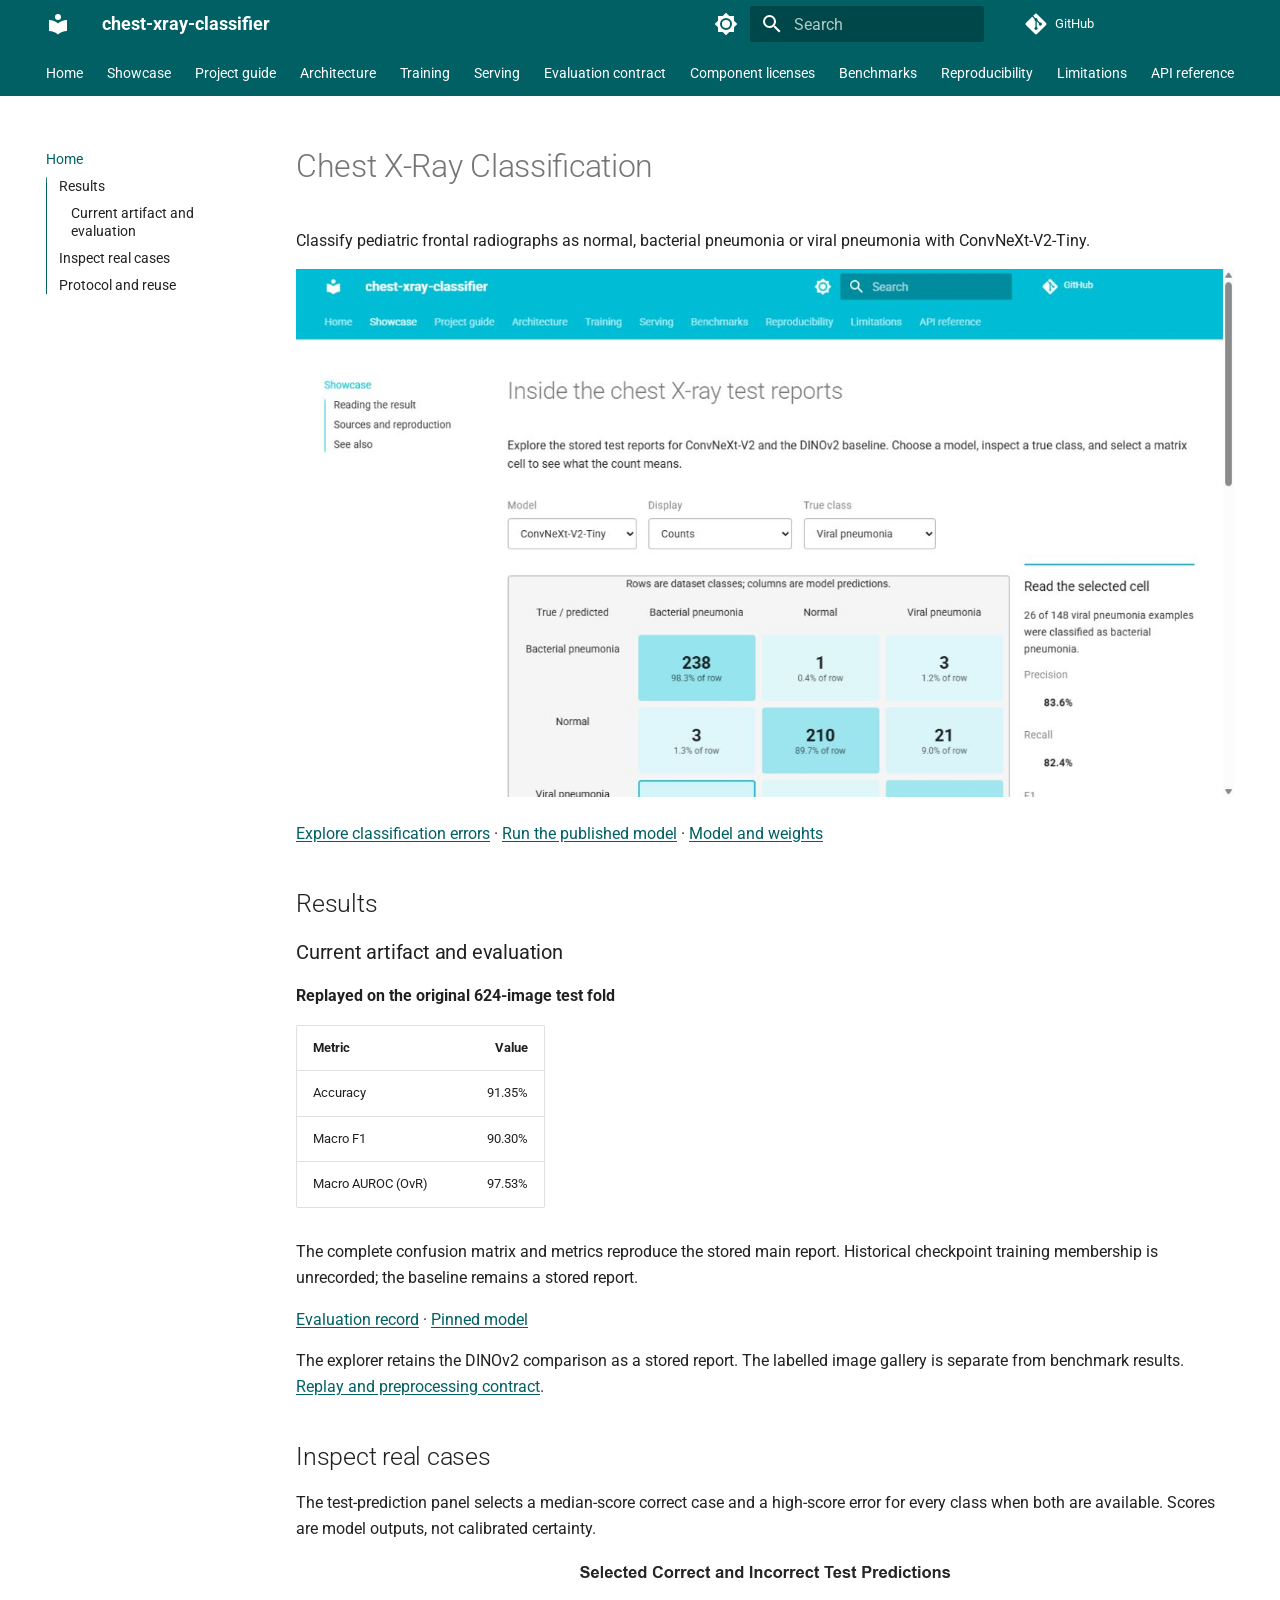
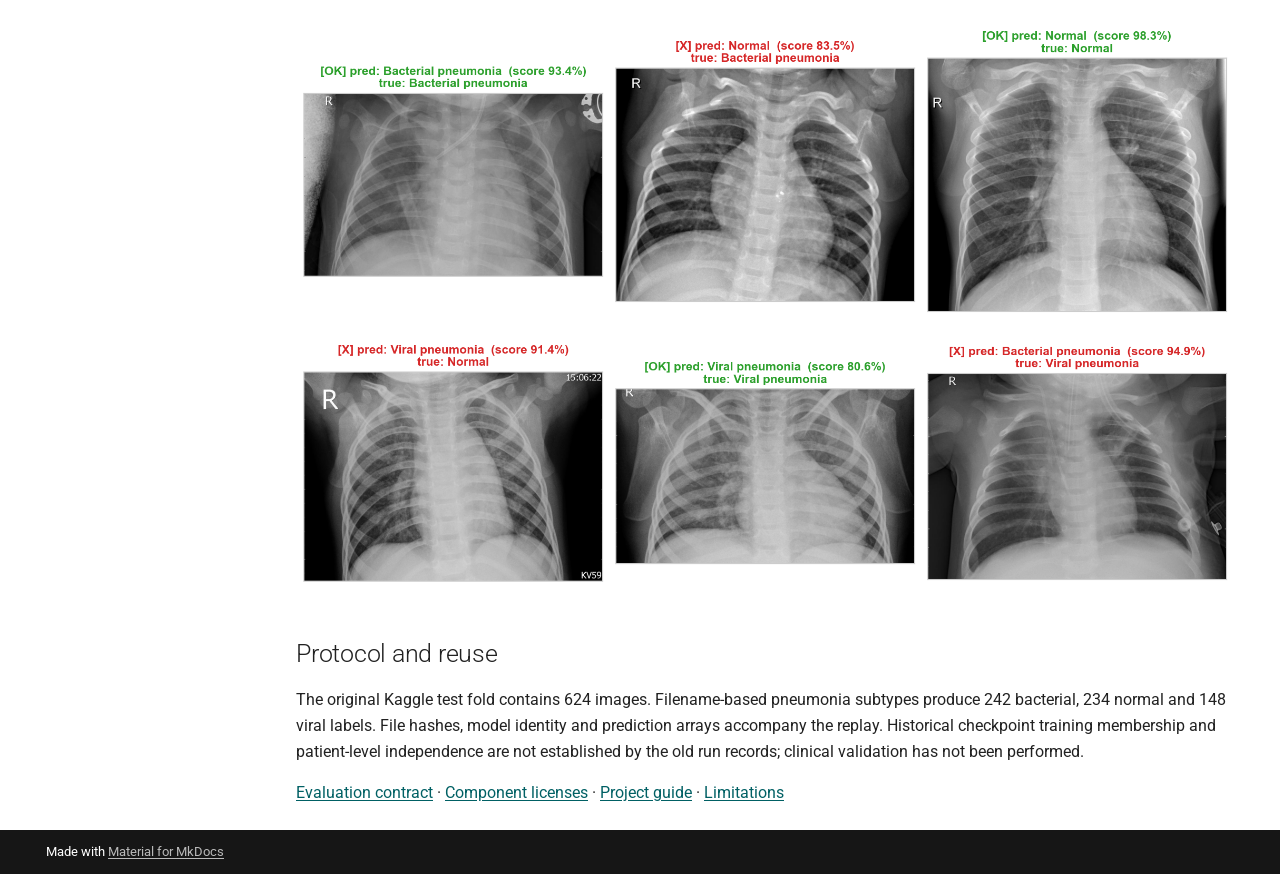
<file: index.html>
<!doctype html>
<html lang="en" class="no-js">
  <head>
    
      <meta charset="utf-8">
      <meta name="viewport" content="width=device-width,initial-scale=1">
      
        <meta name="description" content="Production-grade 3-class chest X-ray classifier (normal / bacterial pneumonia / viral pneumonia).">
      
      
      
      
      
        <link rel="next" href="showcase/">
      
      
        
      
      
      <link rel="icon" href="assets/images/favicon.png">
      <meta name="generator" content="mkdocs-1.6.1, mkdocs-material-9.7.6">
    
    
      
        <title>chest-xray-classifier</title>
      
    
    
      <link rel="stylesheet" href="assets/stylesheets/main.484c7ddc.min.css">
      
        
        <link rel="stylesheet" href="assets/stylesheets/palette.ab4e12ef.min.css">
      
      


    
    
      
    
    
      
        
        
        <link rel="preconnect" href="https://fonts.gstatic.com" crossorigin>
        <link rel="stylesheet" href="https://fonts.googleapis.com/css?family=Roboto:300,300i,400,400i,700,700i%7CRoboto+Mono:400,400i,700,700i&display=fallback">
        <style>:root{--md-text-font:"Roboto";--md-code-font:"Roboto Mono"}</style>
      
    
    
      <link rel="stylesheet" href="assets/_mkdocstrings.css">
    
      <link rel="stylesheet" href="assets/accessibility.css?v=20261015-a11y4">
    
      <link rel="stylesheet" href="assets/showcase/explorer.css">
    
    <script>__md_scope=new URL(".",location),__md_hash=e=>[...e].reduce(((e,_)=>(e<<5)-e+_.charCodeAt(0)),0),__md_get=(e,_=localStorage,t=__md_scope)=>JSON.parse(_.getItem(t.pathname+"."+e)),__md_set=(e,_,t=localStorage,a=__md_scope)=>{try{t.setItem(a.pathname+"."+e,JSON.stringify(_))}catch(e){}}</script>
    
      

    
    
  </head>
  
  
    
    
      
    
    
    
    
    <body dir="ltr" data-md-color-scheme="default" data-md-color-primary="cyan" data-md-color-accent="cyan">
  
    
    <input class="md-toggle" data-md-toggle="drawer" type="checkbox" id="__drawer" autocomplete="off">
    <input class="md-toggle" data-md-toggle="search" type="checkbox" id="__search" autocomplete="off">
    <label class="md-overlay" for="__drawer"></label>
    <div data-md-component="skip">
      
        
        <a href="#chest-x-ray-classification" class="md-skip">
          Skip to content
        </a>
      
    </div>
    <div data-md-component="announce">
      
    </div>
    
    
      

<header class="md-header" data-md-component="header">
  <nav class="md-header__inner md-grid" aria-label="Header">
    <a href="." title="chest-xray-classifier" class="md-header__button md-logo" aria-label="chest-xray-classifier" data-md-component="logo">
      
  
  <svg xmlns="http://www.w3.org/2000/svg" viewBox="0 0 24 24"><path d="M12 8a3 3 0 0 0 3-3 3 3 0 0 0-3-3 3 3 0 0 0-3 3 3 3 0 0 0 3 3m0 3.54C9.64 9.35 6.5 8 3 8v11c3.5 0 6.64 1.35 9 3.54 2.36-2.19 5.5-3.54 9-3.54V8c-3.5 0-6.64 1.35-9 3.54"/></svg>

    </a>
    <label class="md-header__button md-icon" for="__drawer">
      
      <svg xmlns="http://www.w3.org/2000/svg" viewBox="0 0 24 24"><path d="M3 6h18v2H3zm0 5h18v2H3zm0 5h18v2H3z"/></svg>
    </label>
    <div class="md-header__title" data-md-component="header-title">
      <div class="md-header__ellipsis">
        <div class="md-header__topic">
          <span class="md-ellipsis">
            chest-xray-classifier
          </span>
        </div>
        <div class="md-header__topic" data-md-component="header-topic">
          <span class="md-ellipsis">
            
              Home
            
          </span>
        </div>
      </div>
    </div>
    
      
        <form class="md-header__option" data-md-component="palette">
  
    
    
    
    <input class="md-option" data-md-color-media="(prefers-color-scheme: light)" data-md-color-scheme="default" data-md-color-primary="cyan" data-md-color-accent="cyan"  aria-label="Switch to dark mode"  type="radio" name="__palette" id="__palette_0">
    
      <label class="md-header__button md-icon" title="Switch to dark mode" for="__palette_1" hidden>
        <svg xmlns="http://www.w3.org/2000/svg" viewBox="0 0 24 24"><path d="M12 8a4 4 0 0 0-4 4 4 4 0 0 0 4 4 4 4 0 0 0 4-4 4 4 0 0 0-4-4m0 10a6 6 0 0 1-6-6 6 6 0 0 1 6-6 6 6 0 0 1 6 6 6 6 0 0 1-6 6m8-9.31V4h-4.69L12 .69 8.69 4H4v4.69L.69 12 4 15.31V20h4.69L12 23.31 15.31 20H20v-4.69L23.31 12z"/></svg>
      </label>
    
  
    
    
    
    <input class="md-option" data-md-color-media="(prefers-color-scheme: dark)" data-md-color-scheme="slate" data-md-color-primary="cyan" data-md-color-accent="cyan"  aria-label="Switch to light mode"  type="radio" name="__palette" id="__palette_1">
    
      <label class="md-header__button md-icon" title="Switch to light mode" for="__palette_0" hidden>
        <svg xmlns="http://www.w3.org/2000/svg" viewBox="0 0 24 24"><path d="M12 18c-.89 0-1.74-.2-2.5-.55C11.56 16.5 13 14.42 13 12s-1.44-4.5-3.5-5.45C10.26 6.2 11.11 6 12 6a6 6 0 0 1 6 6 6 6 0 0 1-6 6m8-9.31V4h-4.69L12 .69 8.69 4H4v4.69L.69 12 4 15.31V20h4.69L12 23.31 15.31 20H20v-4.69L23.31 12z"/></svg>
      </label>
    
  
</form>
      
    
    
      <script>var palette=__md_get("__palette");if(palette&&palette.color){if("(prefers-color-scheme)"===palette.color.media){var media=matchMedia("(prefers-color-scheme: light)"),input=document.querySelector(media.matches?"[data-md-color-media='(prefers-color-scheme: light)']":"[data-md-color-media='(prefers-color-scheme: dark)']");palette.color.media=input.getAttribute("data-md-color-media"),palette.color.scheme=input.getAttribute("data-md-color-scheme"),palette.color.primary=input.getAttribute("data-md-color-primary"),palette.color.accent=input.getAttribute("data-md-color-accent")}for(var[key,value]of Object.entries(palette.color))document.body.setAttribute("data-md-color-"+key,value)}</script>
    
    
    
      
      
        <label class="md-header__button md-icon" for="__search">
          
          <svg xmlns="http://www.w3.org/2000/svg" viewBox="0 0 24 24"><path d="M9.5 3A6.5 6.5 0 0 1 16 9.5c0 1.61-.59 3.09-1.56 4.23l.27.27h.79l5 5-1.5 1.5-5-5v-.79l-.27-.27A6.52 6.52 0 0 1 9.5 16 6.5 6.5 0 0 1 3 9.5 6.5 6.5 0 0 1 9.5 3m0 2C7 5 5 7 5 9.5S7 14 9.5 14 14 12 14 9.5 12 5 9.5 5"/></svg>
        </label>
        <div class="md-search" data-md-component="search" role="dialog">
  <label class="md-search__overlay" for="__search"></label>
  <div class="md-search__inner" role="search">
    <form class="md-search__form" name="search">
      <input type="text" class="md-search__input" name="query" aria-label="Search" placeholder="Search" autocapitalize="off" autocorrect="off" autocomplete="off" spellcheck="false" data-md-component="search-query" required>
      <label class="md-search__icon md-icon" for="__search">
        
        <svg xmlns="http://www.w3.org/2000/svg" viewBox="0 0 24 24"><path d="M9.5 3A6.5 6.5 0 0 1 16 9.5c0 1.61-.59 3.09-1.56 4.23l.27.27h.79l5 5-1.5 1.5-5-5v-.79l-.27-.27A6.52 6.52 0 0 1 9.5 16 6.5 6.5 0 0 1 3 9.5 6.5 6.5 0 0 1 9.5 3m0 2C7 5 5 7 5 9.5S7 14 9.5 14 14 12 14 9.5 12 5 9.5 5"/></svg>
        
        <svg xmlns="http://www.w3.org/2000/svg" viewBox="0 0 24 24"><path d="M20 11v2H8l5.5 5.5-1.42 1.42L4.16 12l7.92-7.92L13.5 5.5 8 11z"/></svg>
      </label>
      <nav class="md-search__options" aria-label="Search">
        
        <button type="reset" class="md-search__icon md-icon" title="Clear" aria-label="Clear" tabindex="-1">
          
          <svg xmlns="http://www.w3.org/2000/svg" viewBox="0 0 24 24"><path d="M19 6.41 17.59 5 12 10.59 6.41 5 5 6.41 10.59 12 5 17.59 6.41 19 12 13.41 17.59 19 19 17.59 13.41 12z"/></svg>
        </button>
      </nav>
      
        <div class="md-search__suggest" data-md-component="search-suggest"></div>
      
    </form>
    <div class="md-search__output">
      <div class="md-search__scrollwrap" tabindex="0" data-md-scrollfix>
        <div class="md-search-result" data-md-component="search-result">
          <div class="md-search-result__meta">
            Initializing search
          </div>
          <ol class="md-search-result__list" role="presentation"></ol>
        </div>
      </div>
    </div>
  </div>
</div>
      
    
    
      <div class="md-header__source">
        <a href="https://github.com/kiselyovd/chest-xray-classifier" title="Go to repository" class="md-source" data-md-component="source">
  <div class="md-source__icon md-icon">
    
    <svg xmlns="http://www.w3.org/2000/svg" viewBox="0 0 448 512"><!--! Font Awesome Free 7.1.0 by @fontawesome - https://fontawesome.com License - https://fontawesome.com/license/free (Icons: CC BY 4.0, Fonts: SIL OFL 1.1, Code: MIT License) Copyright 2025 Fonticons, Inc.--><path d="M439.6 236.1 244 40.5c-5.4-5.5-12.8-8.5-20.4-8.5s-15 3-20.4 8.4L162.5 81l51.5 51.5c27.1-9.1 52.7 16.8 43.4 43.7l49.7 49.7c34.2-11.8 61.2 31 35.5 56.7-26.5 26.5-70.2-2.9-56-37.3L240.3 199v121.9c25.3 12.5 22.3 41.8 9.1 55-6.4 6.4-15.2 10.1-24.3 10.1s-17.8-3.6-24.3-10.1c-17.6-17.6-11.1-46.9 11.2-56v-123c-20.8-8.5-24.6-30.7-18.6-45L142.6 101 8.5 235.1C3 240.6 0 247.9 0 255.5s3 15 8.5 20.4l195.6 195.7c5.4 5.4 12.7 8.4 20.4 8.4s15-3 20.4-8.4l194.7-194.7c5.4-5.4 8.4-12.8 8.4-20.4s-3-15-8.4-20.4"/></svg>
  </div>
  <div class="md-source__repository">
    GitHub
  </div>
</a>
      </div>
    
  </nav>
  
</header>
    
    <div class="md-container" data-md-component="container">
      
      
        
          
            
<nav class="md-tabs" aria-label="Tabs" data-md-component="tabs">
  <div class="md-grid">
    <ul class="md-tabs__list">
      
        
  
  
  
    
  
  
    <li class="md-tabs__item md-tabs__item--active">
      <a href="." class="md-tabs__link">
        
  
  
    
  
  Home

      </a>
    </li>
  

      
        
  
  
  
  
    <li class="md-tabs__item">
      <a href="showcase/" class="md-tabs__link">
        
  
  
    
  
  Showcase

      </a>
    </li>
  

      
        
  
  
  
  
    <li class="md-tabs__item">
      <a href="project-guide/" class="md-tabs__link">
        
  
  
    
  
  Project guide

      </a>
    </li>
  

      
        
  
  
  
  
    <li class="md-tabs__item">
      <a href="architecture/" class="md-tabs__link">
        
  
  
    
  
  Architecture

      </a>
    </li>
  

      
        
  
  
  
  
    <li class="md-tabs__item">
      <a href="training/" class="md-tabs__link">
        
  
  
    
  
  Training

      </a>
    </li>
  

      
        
  
  
  
  
    <li class="md-tabs__item">
      <a href="serving/" class="md-tabs__link">
        
  
  
    
  
  Serving

      </a>
    </li>
  

      
        
  
  
  
  
    <li class="md-tabs__item">
      <a href="EVALUATION/" class="md-tabs__link">
        
  
  
    
  
  Evaluation contract

      </a>
    </li>
  

      
        
  
  
  
  
    <li class="md-tabs__item">
      <a href="LICENSES/" class="md-tabs__link">
        
  
  
    
  
  Component licenses

      </a>
    </li>
  

      
        
  
  
  
  
    <li class="md-tabs__item">
      <a href="BENCHMARKS/" class="md-tabs__link">
        
  
  
    
  
  Benchmarks

      </a>
    </li>
  

      
        
  
  
  
  
    <li class="md-tabs__item">
      <a href="REPRODUCIBILITY/" class="md-tabs__link">
        
  
  
    
  
  Reproducibility

      </a>
    </li>
  

      
        
  
  
  
  
    <li class="md-tabs__item">
      <a href="LIMITATIONS/" class="md-tabs__link">
        
  
  
    
  
  Limitations

      </a>
    </li>
  

      
        
  
  
  
  
    <li class="md-tabs__item">
      <a href="api/" class="md-tabs__link">
        
  
  
    
  
  API reference

      </a>
    </li>
  

      
    </ul>
  </div>
</nav>
          
        
      
      <main class="md-main" data-md-component="main">
        <div class="md-main__inner md-grid">
          
            
              
              <div class="md-sidebar md-sidebar--primary" data-md-component="sidebar" data-md-type="navigation" >
                <div class="md-sidebar__scrollwrap">
                  <div class="md-sidebar__inner">
                    


  


  

<nav class="md-nav md-nav--primary md-nav--lifted md-nav--integrated" aria-label="Navigation" data-md-level="0">
  <label class="md-nav__title" for="__drawer">
    <a href="." title="chest-xray-classifier" class="md-nav__button md-logo" aria-label="chest-xray-classifier" data-md-component="logo">
      
  
  <svg xmlns="http://www.w3.org/2000/svg" viewBox="0 0 24 24"><path d="M12 8a3 3 0 0 0 3-3 3 3 0 0 0-3-3 3 3 0 0 0-3 3 3 3 0 0 0 3 3m0 3.54C9.64 9.35 6.5 8 3 8v11c3.5 0 6.64 1.35 9 3.54 2.36-2.19 5.5-3.54 9-3.54V8c-3.5 0-6.64 1.35-9 3.54"/></svg>

    </a>
    chest-xray-classifier
  </label>
  
    <div class="md-nav__source">
      <a href="https://github.com/kiselyovd/chest-xray-classifier" title="Go to repository" class="md-source" data-md-component="source">
  <div class="md-source__icon md-icon">
    
    <svg xmlns="http://www.w3.org/2000/svg" viewBox="0 0 448 512"><!--! Font Awesome Free 7.1.0 by @fontawesome - https://fontawesome.com License - https://fontawesome.com/license/free (Icons: CC BY 4.0, Fonts: SIL OFL 1.1, Code: MIT License) Copyright 2025 Fonticons, Inc.--><path d="M439.6 236.1 244 40.5c-5.4-5.5-12.8-8.5-20.4-8.5s-15 3-20.4 8.4L162.5 81l51.5 51.5c27.1-9.1 52.7 16.8 43.4 43.7l49.7 49.7c34.2-11.8 61.2 31 35.5 56.7-26.5 26.5-70.2-2.9-56-37.3L240.3 199v121.9c25.3 12.5 22.3 41.8 9.1 55-6.4 6.4-15.2 10.1-24.3 10.1s-17.8-3.6-24.3-10.1c-17.6-17.6-11.1-46.9 11.2-56v-123c-20.8-8.5-24.6-30.7-18.6-45L142.6 101 8.5 235.1C3 240.6 0 247.9 0 255.5s3 15 8.5 20.4l195.6 195.7c5.4 5.4 12.7 8.4 20.4 8.4s15-3 20.4-8.4l194.7-194.7c5.4-5.4 8.4-12.8 8.4-20.4s-3-15-8.4-20.4"/></svg>
  </div>
  <div class="md-source__repository">
    GitHub
  </div>
</a>
    </div>
  
  <ul class="md-nav__list" data-md-scrollfix>
    
      
      
  
  
    
  
  
  
    <li class="md-nav__item md-nav__item--active">
      
      <input class="md-nav__toggle md-toggle" type="checkbox" id="__toc">
      
      
        
      
      
        <label class="md-nav__link md-nav__link--active" for="__toc">
          
  
  
  <span class="md-ellipsis">
    
  
    Home
  

    
  </span>
  
  

          <span class="md-nav__icon md-icon"></span>
        </label>
      
      <a href="." class="md-nav__link md-nav__link--active">
        
  
  
  <span class="md-ellipsis">
    
  
    Home
  

    
  </span>
  
  

      </a>
      
        

<nav class="md-nav md-nav--secondary" aria-label="Table of contents">
  
  
  
    
  
  
    <label class="md-nav__title" for="__toc">
      <span class="md-nav__icon md-icon"></span>
      Table of contents
    </label>
    <ul class="md-nav__list" data-md-component="toc" data-md-scrollfix>
      
        <li class="md-nav__item">
  <a href="#results" class="md-nav__link">
    <span class="md-ellipsis">
      
        Results
      
    </span>
  </a>
  
    <nav class="md-nav" aria-label="Results">
      <ul class="md-nav__list">
        
          <li class="md-nav__item">
  <a href="#current-artifact-and-evaluation" class="md-nav__link">
    <span class="md-ellipsis">
      
        Current artifact and evaluation
      
    </span>
  </a>
  
</li>
        
      </ul>
    </nav>
  
</li>
      
        <li class="md-nav__item">
  <a href="#inspect-real-cases" class="md-nav__link">
    <span class="md-ellipsis">
      
        Inspect real cases
      
    </span>
  </a>
  
</li>
      
        <li class="md-nav__item">
  <a href="#protocol-and-reuse" class="md-nav__link">
    <span class="md-ellipsis">
      
        Protocol and reuse
      
    </span>
  </a>
  
</li>
      
    </ul>
  
</nav>
      
    </li>
  

    
      
      
  
  
  
  
    <li class="md-nav__item">
      <a href="showcase/" class="md-nav__link">
        
  
  
  <span class="md-ellipsis">
    
  
    Showcase
  

    
  </span>
  
  

      </a>
    </li>
  

    
      
      
  
  
  
  
    <li class="md-nav__item">
      <a href="project-guide/" class="md-nav__link">
        
  
  
  <span class="md-ellipsis">
    
  
    Project guide
  

    
  </span>
  
  

      </a>
    </li>
  

    
      
      
  
  
  
  
    <li class="md-nav__item">
      <a href="architecture/" class="md-nav__link">
        
  
  
  <span class="md-ellipsis">
    
  
    Architecture
  

    
  </span>
  
  

      </a>
    </li>
  

    
      
      
  
  
  
  
    <li class="md-nav__item">
      <a href="training/" class="md-nav__link">
        
  
  
  <span class="md-ellipsis">
    
  
    Training
  

    
  </span>
  
  

      </a>
    </li>
  

    
      
      
  
  
  
  
    <li class="md-nav__item">
      <a href="serving/" class="md-nav__link">
        
  
  
  <span class="md-ellipsis">
    
  
    Serving
  

    
  </span>
  
  

      </a>
    </li>
  

    
      
      
  
  
  
  
    <li class="md-nav__item">
      <a href="EVALUATION/" class="md-nav__link">
        
  
  
  <span class="md-ellipsis">
    
  
    Evaluation contract
  

    
  </span>
  
  

      </a>
    </li>
  

    
      
      
  
  
  
  
    <li class="md-nav__item">
      <a href="LICENSES/" class="md-nav__link">
        
  
  
  <span class="md-ellipsis">
    
  
    Component licenses
  

    
  </span>
  
  

      </a>
    </li>
  

    
      
      
  
  
  
  
    <li class="md-nav__item">
      <a href="BENCHMARKS/" class="md-nav__link">
        
  
  
  <span class="md-ellipsis">
    
  
    Benchmarks
  

    
  </span>
  
  

      </a>
    </li>
  

    
      
      
  
  
  
  
    <li class="md-nav__item">
      <a href="REPRODUCIBILITY/" class="md-nav__link">
        
  
  
  <span class="md-ellipsis">
    
  
    Reproducibility
  

    
  </span>
  
  

      </a>
    </li>
  

    
      
      
  
  
  
  
    <li class="md-nav__item">
      <a href="LIMITATIONS/" class="md-nav__link">
        
  
  
  <span class="md-ellipsis">
    
  
    Limitations
  

    
  </span>
  
  

      </a>
    </li>
  

    
      
      
  
  
  
  
    <li class="md-nav__item">
      <a href="api/" class="md-nav__link">
        
  
  
  <span class="md-ellipsis">
    
  
    API reference
  

    
  </span>
  
  

      </a>
    </li>
  

    
  </ul>
</nav>
                  </div>
                </div>
              </div>
            
            
          
          
            <div class="md-content" data-md-component="content">
              
              <article class="md-content__inner md-typeset">
                
                  


  
  


<h1 id="chest-x-ray-classification">Chest X-Ray Classification</h1>
<p>Classify pediatric frontal radiographs as normal, bacterial pneumonia or viral pneumonia with ConvNeXt-V2-Tiny.</p>
<p><a href="showcase/"><img alt="Interactive report explorer" src="images/showcase.png" /></a></p>
<p><a href="showcase/">Explore classification errors</a> · <a href="https://github.com/kiselyovd/chest-xray-classifier#try-the-published-model">Run the published model</a> · <a href="https://huggingface.co/kiselyovd/chest-xray-classifier">Model and weights</a></p>
<h2 id="results">Results</h2>
<!-- ARTIFACT-MANIFEST:START -->
<h3 id="current-artifact-and-evaluation">Current artifact and evaluation</h3>
<p><strong>Replayed on the original 624-image test fold</strong></p>
<table>
<thead>
<tr>
<th>Metric</th>
<th style="text-align: right;">Value</th>
</tr>
</thead>
<tbody>
<tr>
<td>Accuracy</td>
<td style="text-align: right;">91.35%</td>
</tr>
<tr>
<td>Macro F1</td>
<td style="text-align: right;">90.30%</td>
</tr>
<tr>
<td>Macro AUROC (OvR)</td>
<td style="text-align: right;">97.53%</td>
</tr>
</tbody>
</table>
<p>The complete confusion matrix and metrics reproduce the stored main report. Historical checkpoint training membership is unrecorded; the baseline remains a stored report.</p>
<p><a href="https://github.com/kiselyovd/chest-xray-classifier/blob/main/reports/replay-native-2026-10-15.json">Evaluation record</a> · <a href="https://huggingface.co/kiselyovd/chest-xray-classifier/tree/09bd78b58c657870961faa1b79699da5ca8bc796">Pinned model</a></p>
<!-- ARTIFACT-MANIFEST:END -->

<p>The explorer retains the DINOv2 comparison as a stored report. The labelled image gallery is separate from benchmark results. <a href="EVALUATION/">Replay and preprocessing contract</a>.</p>
<h2 id="inspect-real-cases">Inspect real cases</h2>
<p>The test-prediction panel selects a median-score correct case and a high-score error for every class when both are available. Scores are model outputs, not calibrated certainty.</p>
<p><img alt="Selected correct and incorrect predictions from the original test fold" src="images/sample_predictions.png" /></p>
<h2 id="protocol-and-reuse">Protocol and reuse</h2>
<p>The original Kaggle test fold contains 624 images. Filename-based pneumonia subtypes produce 242 bacterial, 234 normal and 148 viral labels. File hashes, model identity and prediction arrays accompany the replay. Historical checkpoint training membership and patient-level independence are not established by the old run records; clinical validation has not been performed.</p>
<p><a href="EVALUATION/">Evaluation contract</a> · <a href="LICENSES/">Component licenses</a> · <a href="project-guide/">Project guide</a> · <a href="LIMITATIONS/">Limitations</a></p>












                
              </article>
            </div>
          
          
<script>var target=document.getElementById(location.hash.slice(1));target&&target.name&&(target.checked=target.name.startsWith("__tabbed_"))</script>
        </div>
        
          <button type="button" class="md-top md-icon" data-md-component="top" hidden>
  
  <svg xmlns="http://www.w3.org/2000/svg" viewBox="0 0 24 24"><path d="M13 20h-2V8l-5.5 5.5-1.42-1.42L12 4.16l7.92 7.92-1.42 1.42L13 8z"/></svg>
  Back to top
</button>
        
      </main>
      
        <footer class="md-footer">
  
  <div class="md-footer-meta md-typeset">
    <div class="md-footer-meta__inner md-grid">
      <div class="md-copyright">
  
  
    Made with
    <a href="https://squidfunk.github.io/mkdocs-material/" target="_blank" rel="noopener">
      Material for MkDocs
    </a>
  
</div>
      
    </div>
  </div>
</footer>
      
    </div>
    <div class="md-dialog" data-md-component="dialog">
      <div class="md-dialog__inner md-typeset"></div>
    </div>
    
    
    
      
      
      <script id="__config" type="application/json">{"annotate": null, "base": ".", "features": ["content.code.copy", "navigation.indexes", "navigation.tabs", "navigation.top", "toc.integrate", "search.highlight", "search.suggest"], "search": "assets/javascripts/workers/search.2c215733.min.js", "tags": null, "translations": {"clipboard.copied": "Copied to clipboard", "clipboard.copy": "Copy to clipboard", "search.result.more.one": "1 more on this page", "search.result.more.other": "# more on this page", "search.result.none": "No matching documents", "search.result.one": "1 matching document", "search.result.other": "# matching documents", "search.result.placeholder": "Type to start searching", "search.result.term.missing": "Missing", "select.version": "Select version"}, "version": null}</script>
    
    
      <script src="assets/javascripts/bundle.79ae519e.min.js"></script>
      
        <script src="assets/showcase/explorer.js?v=20261015-a11y" type="module"></script>
      
    
  </body>
</html>
</file>
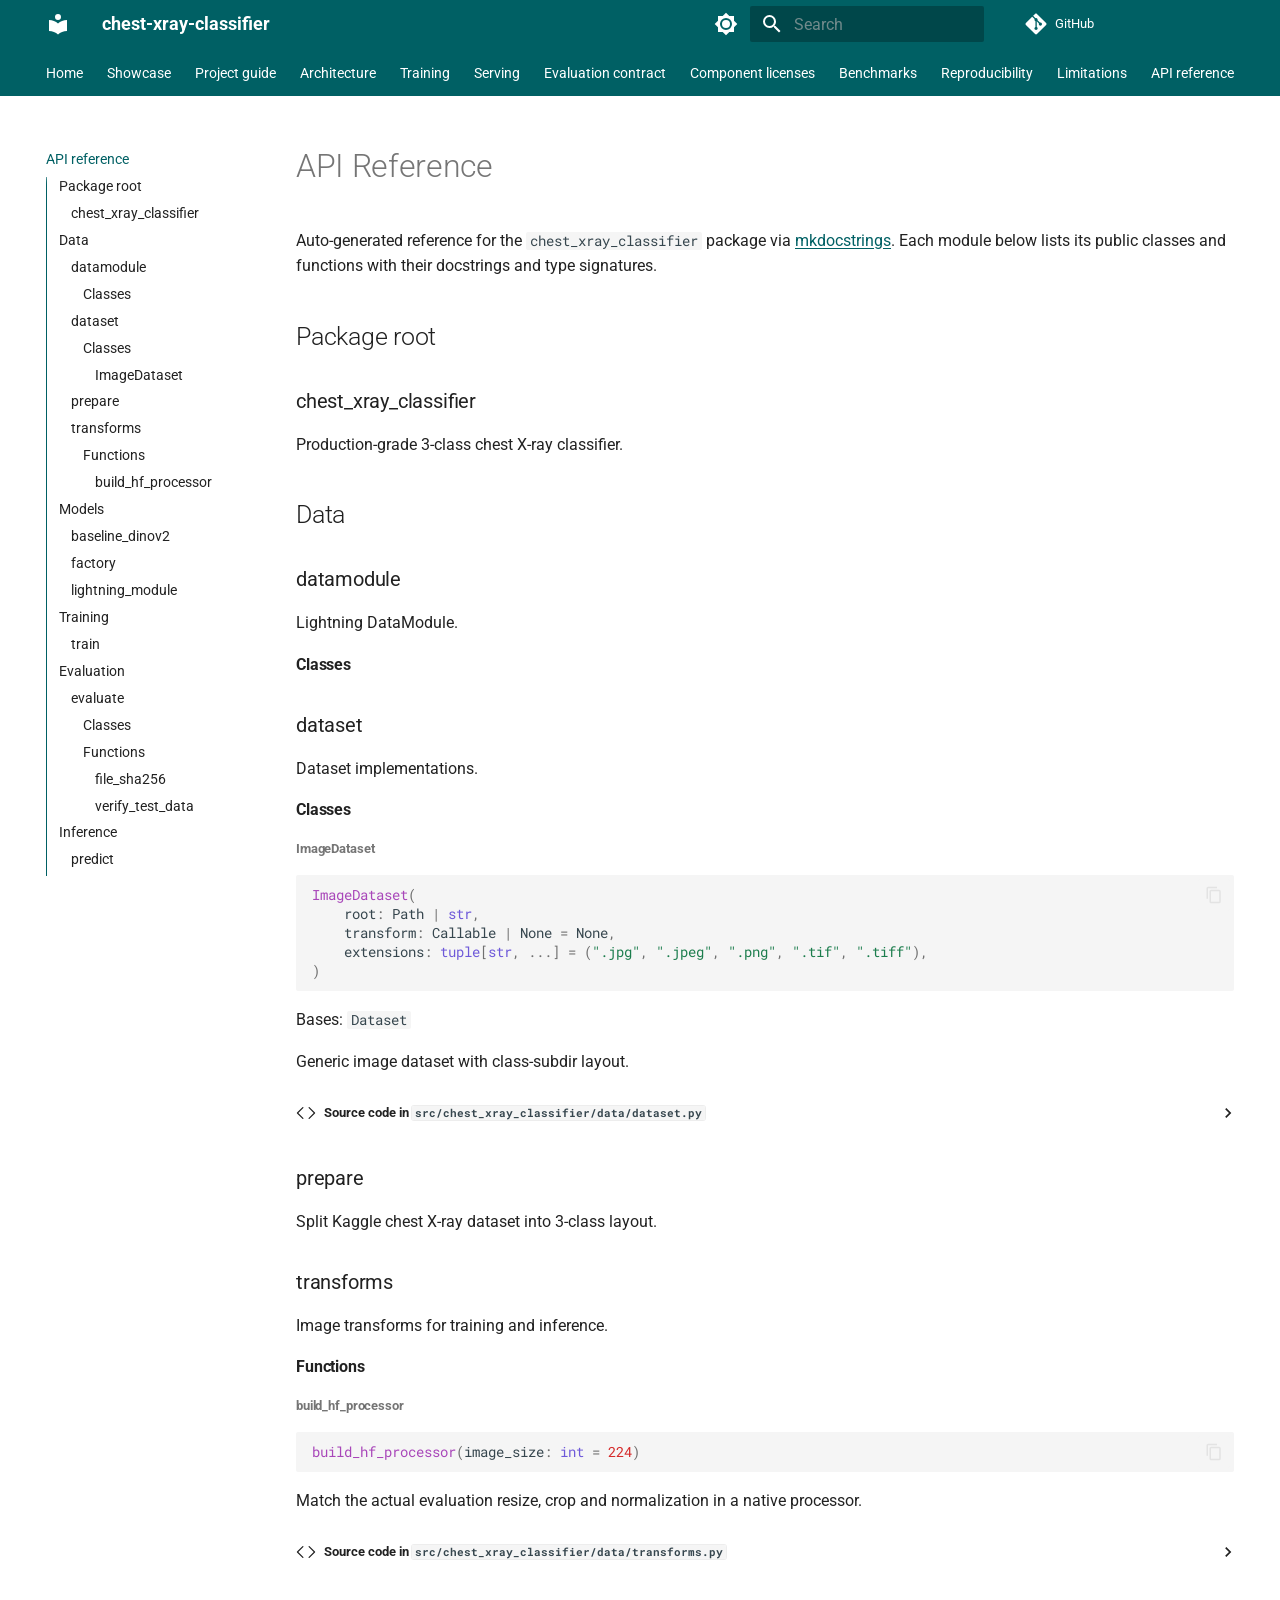
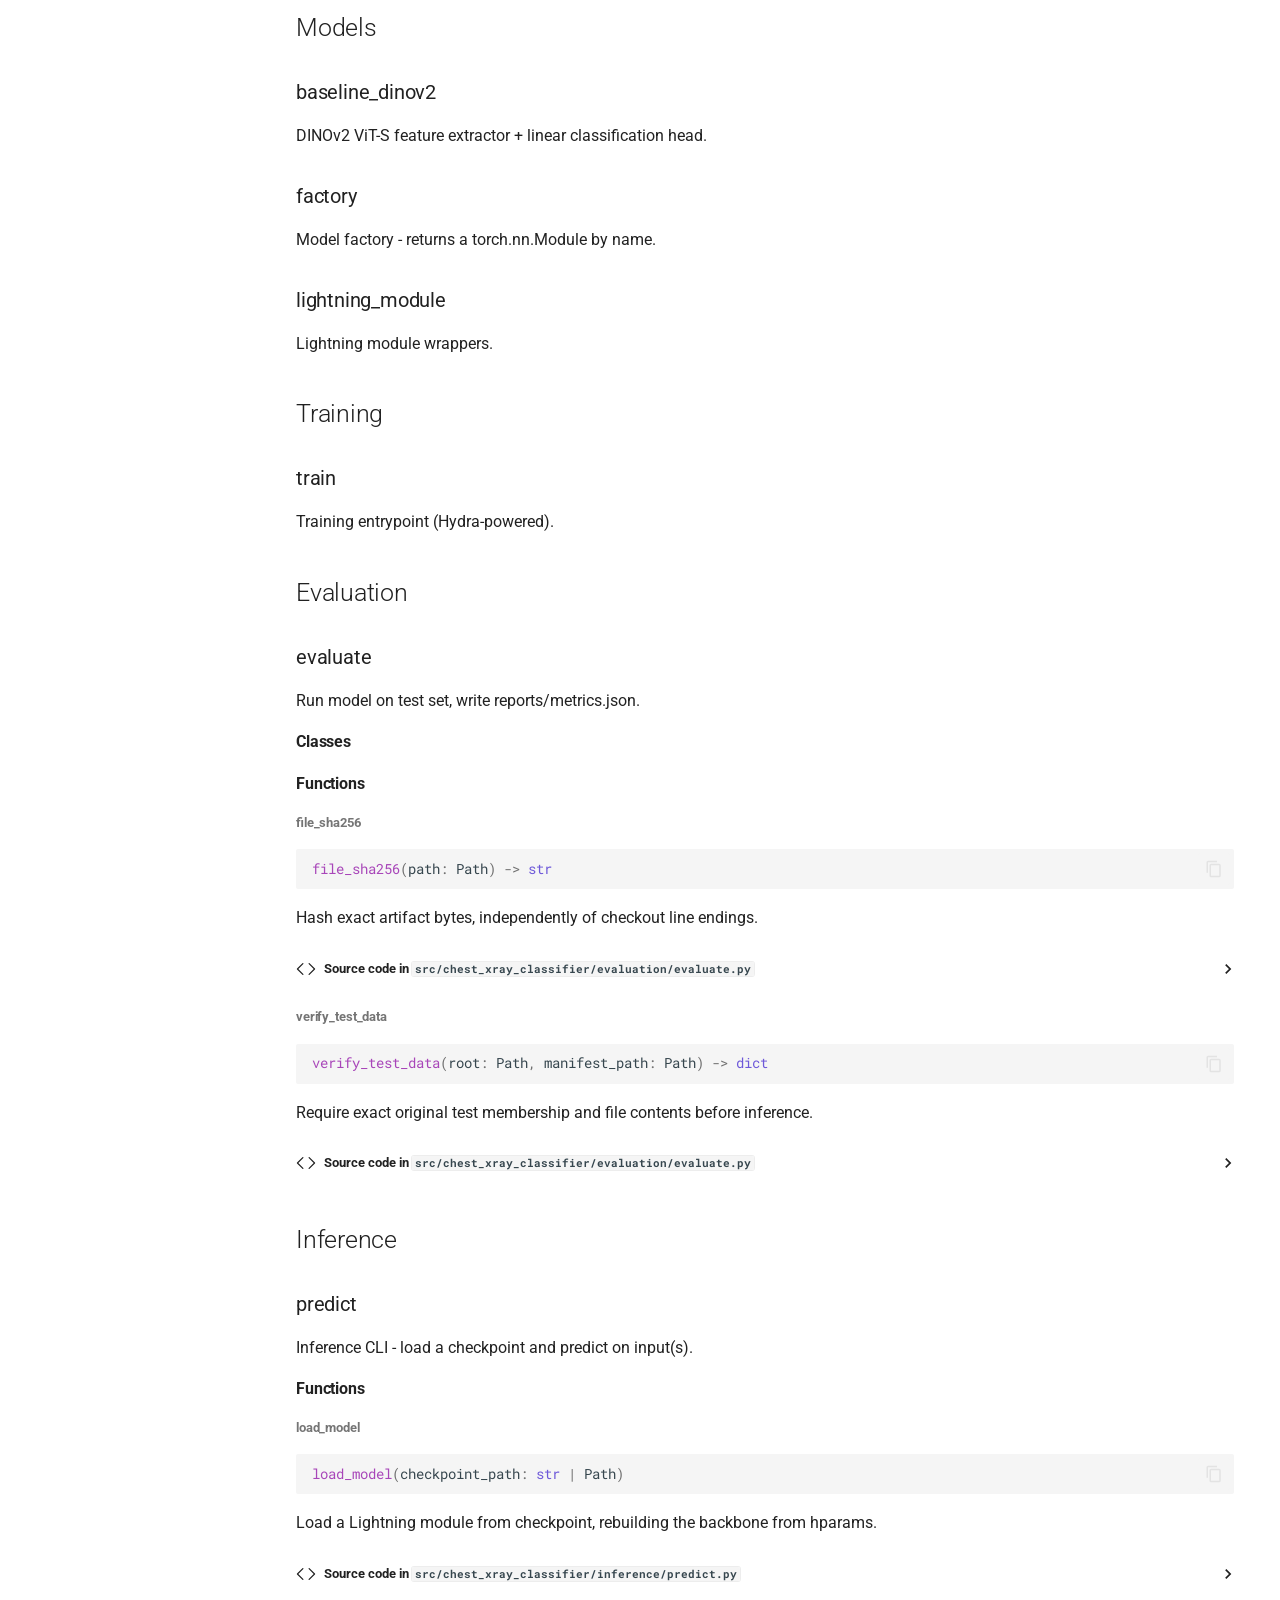
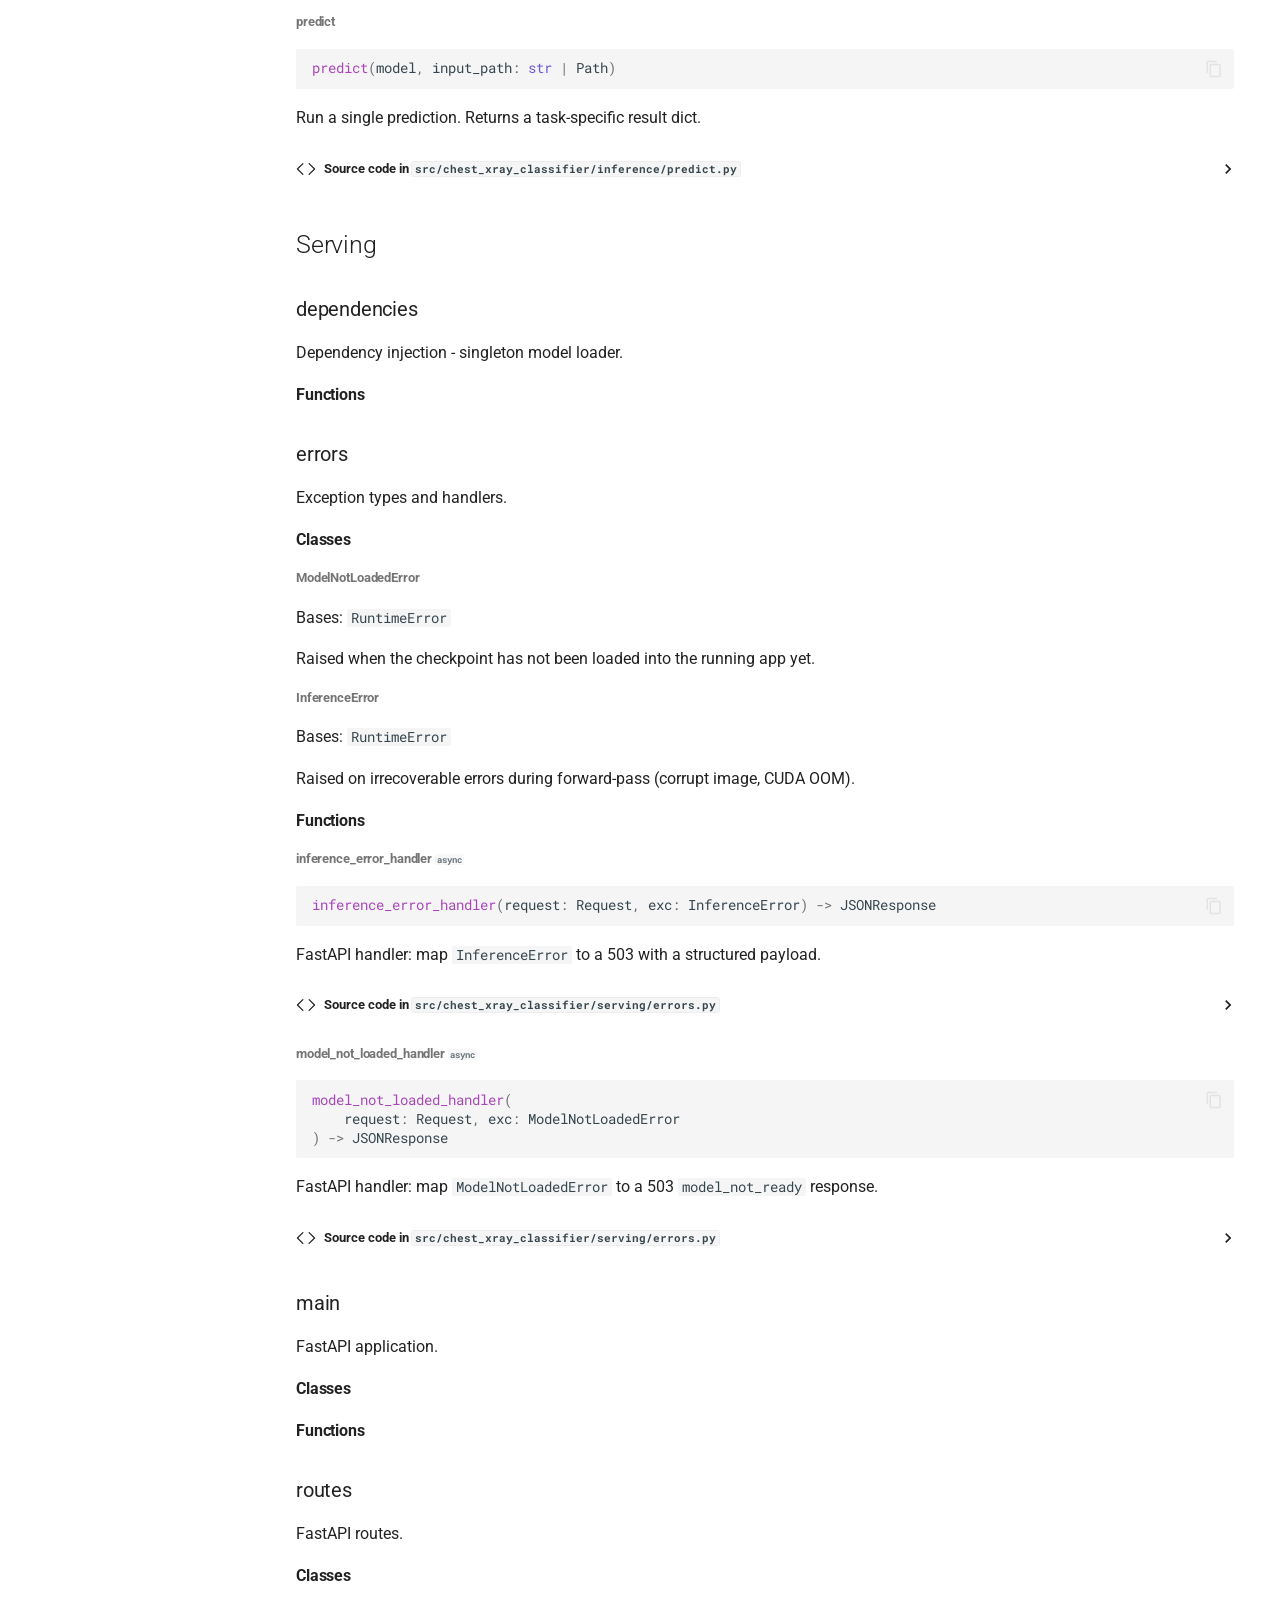
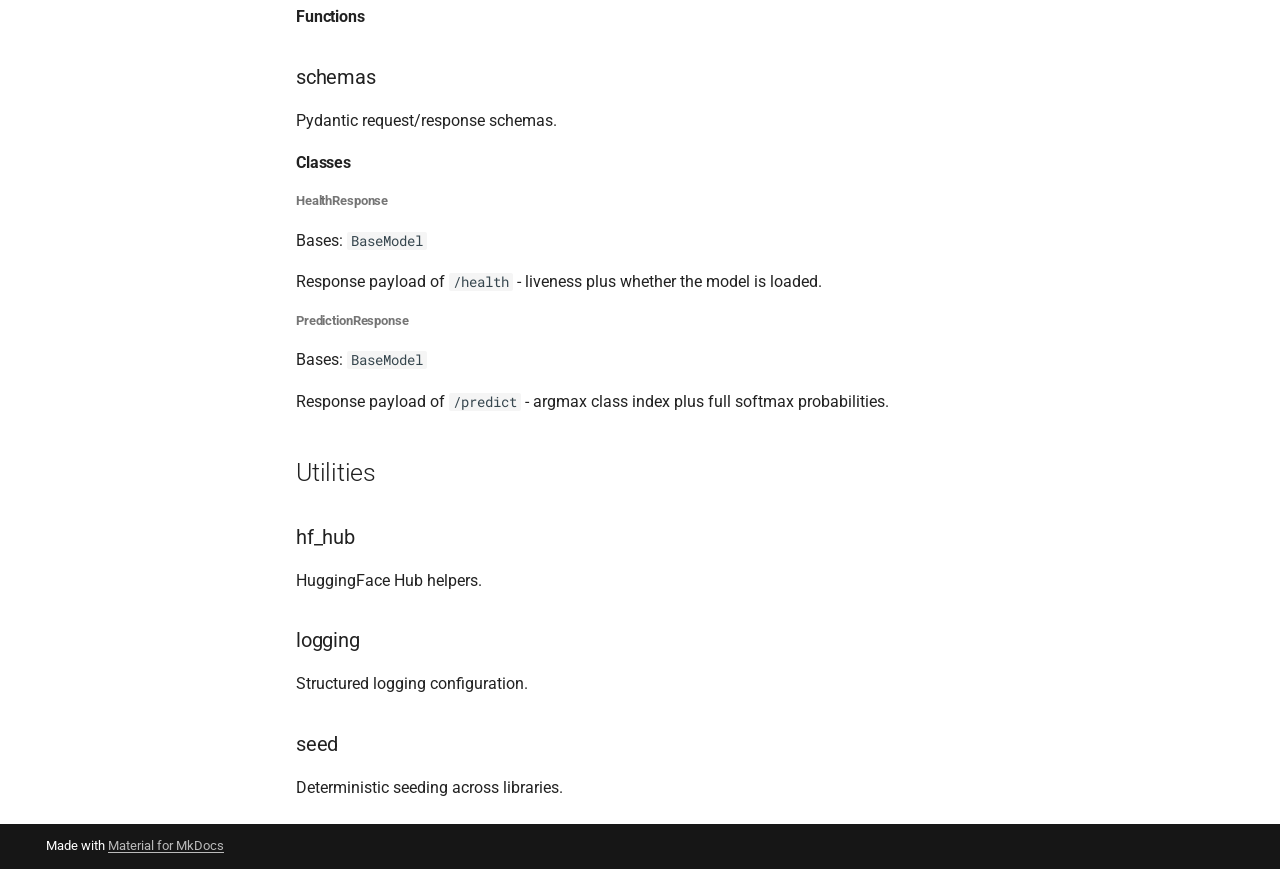
<file: api/index.html>
<!doctype html>
<html lang="en" class="no-js">
  <head>
    
      <meta charset="utf-8">
      <meta name="viewport" content="width=device-width,initial-scale=1">
      
        <meta name="description" content="Production-grade 3-class chest X-ray classifier (normal / bacterial pneumonia / viral pneumonia).">
      
      
      
      
        <link rel="prev" href="../LIMITATIONS/">
      
      
      
        
      
      
      <link rel="icon" href="../assets/images/favicon.png">
      <meta name="generator" content="mkdocs-1.6.1, mkdocs-material-9.7.6">
    
    
      
        <title>API reference - chest-xray-classifier</title>
      
    
    
      <link rel="stylesheet" href="../assets/stylesheets/main.484c7ddc.min.css">
      
        
        <link rel="stylesheet" href="../assets/stylesheets/palette.ab4e12ef.min.css">
      
      


    
    
      
    
    
      
        
        
        <link rel="preconnect" href="https://fonts.gstatic.com" crossorigin>
        <link rel="stylesheet" href="https://fonts.googleapis.com/css?family=Roboto:300,300i,400,400i,700,700i%7CRoboto+Mono:400,400i,700,700i&display=fallback">
        <style>:root{--md-text-font:"Roboto";--md-code-font:"Roboto Mono"}</style>
      
    
    
      <link rel="stylesheet" href="../assets/_mkdocstrings.css">
    
      <link rel="stylesheet" href="../assets/accessibility.css?v=20261015-a11y4">
    
      <link rel="stylesheet" href="../assets/showcase/explorer.css">
    
    <script>__md_scope=new URL("..",location),__md_hash=e=>[...e].reduce(((e,_)=>(e<<5)-e+_.charCodeAt(0)),0),__md_get=(e,_=localStorage,t=__md_scope)=>JSON.parse(_.getItem(t.pathname+"."+e)),__md_set=(e,_,t=localStorage,a=__md_scope)=>{try{t.setItem(a.pathname+"."+e,JSON.stringify(_))}catch(e){}}</script>
    
      

    
    
  </head>
  
  
    
    
      
    
    
    
    
    <body dir="ltr" data-md-color-scheme="default" data-md-color-primary="cyan" data-md-color-accent="cyan">
  
    
    <input class="md-toggle" data-md-toggle="drawer" type="checkbox" id="__drawer" autocomplete="off">
    <input class="md-toggle" data-md-toggle="search" type="checkbox" id="__search" autocomplete="off">
    <label class="md-overlay" for="__drawer"></label>
    <div data-md-component="skip">
      
        
        <a href="#api-reference" class="md-skip">
          Skip to content
        </a>
      
    </div>
    <div data-md-component="announce">
      
    </div>
    
    
      

<header class="md-header" data-md-component="header">
  <nav class="md-header__inner md-grid" aria-label="Header">
    <a href=".." title="chest-xray-classifier" class="md-header__button md-logo" aria-label="chest-xray-classifier" data-md-component="logo">
      
  
  <svg xmlns="http://www.w3.org/2000/svg" viewBox="0 0 24 24"><path d="M12 8a3 3 0 0 0 3-3 3 3 0 0 0-3-3 3 3 0 0 0-3 3 3 3 0 0 0 3 3m0 3.54C9.64 9.35 6.5 8 3 8v11c3.5 0 6.64 1.35 9 3.54 2.36-2.19 5.5-3.54 9-3.54V8c-3.5 0-6.64 1.35-9 3.54"/></svg>

    </a>
    <label class="md-header__button md-icon" for="__drawer">
      
      <svg xmlns="http://www.w3.org/2000/svg" viewBox="0 0 24 24"><path d="M3 6h18v2H3zm0 5h18v2H3zm0 5h18v2H3z"/></svg>
    </label>
    <div class="md-header__title" data-md-component="header-title">
      <div class="md-header__ellipsis">
        <div class="md-header__topic">
          <span class="md-ellipsis">
            chest-xray-classifier
          </span>
        </div>
        <div class="md-header__topic" data-md-component="header-topic">
          <span class="md-ellipsis">
            
              API reference
            
          </span>
        </div>
      </div>
    </div>
    
      
        <form class="md-header__option" data-md-component="palette">
  
    
    
    
    <input class="md-option" data-md-color-media="(prefers-color-scheme: light)" data-md-color-scheme="default" data-md-color-primary="cyan" data-md-color-accent="cyan"  aria-label="Switch to dark mode"  type="radio" name="__palette" id="__palette_0">
    
      <label class="md-header__button md-icon" title="Switch to dark mode" for="__palette_1" hidden>
        <svg xmlns="http://www.w3.org/2000/svg" viewBox="0 0 24 24"><path d="M12 8a4 4 0 0 0-4 4 4 4 0 0 0 4 4 4 4 0 0 0 4-4 4 4 0 0 0-4-4m0 10a6 6 0 0 1-6-6 6 6 0 0 1 6-6 6 6 0 0 1 6 6 6 6 0 0 1-6 6m8-9.31V4h-4.69L12 .69 8.69 4H4v4.69L.69 12 4 15.31V20h4.69L12 23.31 15.31 20H20v-4.69L23.31 12z"/></svg>
      </label>
    
  
    
    
    
    <input class="md-option" data-md-color-media="(prefers-color-scheme: dark)" data-md-color-scheme="slate" data-md-color-primary="cyan" data-md-color-accent="cyan"  aria-label="Switch to light mode"  type="radio" name="__palette" id="__palette_1">
    
      <label class="md-header__button md-icon" title="Switch to light mode" for="__palette_0" hidden>
        <svg xmlns="http://www.w3.org/2000/svg" viewBox="0 0 24 24"><path d="M12 18c-.89 0-1.74-.2-2.5-.55C11.56 16.5 13 14.42 13 12s-1.44-4.5-3.5-5.45C10.26 6.2 11.11 6 12 6a6 6 0 0 1 6 6 6 6 0 0 1-6 6m8-9.31V4h-4.69L12 .69 8.69 4H4v4.69L.69 12 4 15.31V20h4.69L12 23.31 15.31 20H20v-4.69L23.31 12z"/></svg>
      </label>
    
  
</form>
      
    
    
      <script>var palette=__md_get("__palette");if(palette&&palette.color){if("(prefers-color-scheme)"===palette.color.media){var media=matchMedia("(prefers-color-scheme: light)"),input=document.querySelector(media.matches?"[data-md-color-media='(prefers-color-scheme: light)']":"[data-md-color-media='(prefers-color-scheme: dark)']");palette.color.media=input.getAttribute("data-md-color-media"),palette.color.scheme=input.getAttribute("data-md-color-scheme"),palette.color.primary=input.getAttribute("data-md-color-primary"),palette.color.accent=input.getAttribute("data-md-color-accent")}for(var[key,value]of Object.entries(palette.color))document.body.setAttribute("data-md-color-"+key,value)}</script>
    
    
    
      
      
        <label class="md-header__button md-icon" for="__search">
          
          <svg xmlns="http://www.w3.org/2000/svg" viewBox="0 0 24 24"><path d="M9.5 3A6.5 6.5 0 0 1 16 9.5c0 1.61-.59 3.09-1.56 4.23l.27.27h.79l5 5-1.5 1.5-5-5v-.79l-.27-.27A6.52 6.52 0 0 1 9.5 16 6.5 6.5 0 0 1 3 9.5 6.5 6.5 0 0 1 9.5 3m0 2C7 5 5 7 5 9.5S7 14 9.5 14 14 12 14 9.5 12 5 9.5 5"/></svg>
        </label>
        <div class="md-search" data-md-component="search" role="dialog">
  <label class="md-search__overlay" for="__search"></label>
  <div class="md-search__inner" role="search">
    <form class="md-search__form" name="search">
      <input type="text" class="md-search__input" name="query" aria-label="Search" placeholder="Search" autocapitalize="off" autocorrect="off" autocomplete="off" spellcheck="false" data-md-component="search-query" required>
      <label class="md-search__icon md-icon" for="__search">
        
        <svg xmlns="http://www.w3.org/2000/svg" viewBox="0 0 24 24"><path d="M9.5 3A6.5 6.5 0 0 1 16 9.5c0 1.61-.59 3.09-1.56 4.23l.27.27h.79l5 5-1.5 1.5-5-5v-.79l-.27-.27A6.52 6.52 0 0 1 9.5 16 6.5 6.5 0 0 1 3 9.5 6.5 6.5 0 0 1 9.5 3m0 2C7 5 5 7 5 9.5S7 14 9.5 14 14 12 14 9.5 12 5 9.5 5"/></svg>
        
        <svg xmlns="http://www.w3.org/2000/svg" viewBox="0 0 24 24"><path d="M20 11v2H8l5.5 5.5-1.42 1.42L4.16 12l7.92-7.92L13.5 5.5 8 11z"/></svg>
      </label>
      <nav class="md-search__options" aria-label="Search">
        
        <button type="reset" class="md-search__icon md-icon" title="Clear" aria-label="Clear" tabindex="-1">
          
          <svg xmlns="http://www.w3.org/2000/svg" viewBox="0 0 24 24"><path d="M19 6.41 17.59 5 12 10.59 6.41 5 5 6.41 10.59 12 5 17.59 6.41 19 12 13.41 17.59 19 19 17.59 13.41 12z"/></svg>
        </button>
      </nav>
      
        <div class="md-search__suggest" data-md-component="search-suggest"></div>
      
    </form>
    <div class="md-search__output">
      <div class="md-search__scrollwrap" tabindex="0" data-md-scrollfix>
        <div class="md-search-result" data-md-component="search-result">
          <div class="md-search-result__meta">
            Initializing search
          </div>
          <ol class="md-search-result__list" role="presentation"></ol>
        </div>
      </div>
    </div>
  </div>
</div>
      
    
    
      <div class="md-header__source">
        <a href="https://github.com/kiselyovd/chest-xray-classifier" title="Go to repository" class="md-source" data-md-component="source">
  <div class="md-source__icon md-icon">
    
    <svg xmlns="http://www.w3.org/2000/svg" viewBox="0 0 448 512"><!--! Font Awesome Free 7.1.0 by @fontawesome - https://fontawesome.com License - https://fontawesome.com/license/free (Icons: CC BY 4.0, Fonts: SIL OFL 1.1, Code: MIT License) Copyright 2025 Fonticons, Inc.--><path d="M439.6 236.1 244 40.5c-5.4-5.5-12.8-8.5-20.4-8.5s-15 3-20.4 8.4L162.5 81l51.5 51.5c27.1-9.1 52.7 16.8 43.4 43.7l49.7 49.7c34.2-11.8 61.2 31 35.5 56.7-26.5 26.5-70.2-2.9-56-37.3L240.3 199v121.9c25.3 12.5 22.3 41.8 9.1 55-6.4 6.4-15.2 10.1-24.3 10.1s-17.8-3.6-24.3-10.1c-17.6-17.6-11.1-46.9 11.2-56v-123c-20.8-8.5-24.6-30.7-18.6-45L142.6 101 8.5 235.1C3 240.6 0 247.9 0 255.5s3 15 8.5 20.4l195.6 195.7c5.4 5.4 12.7 8.4 20.4 8.4s15-3 20.4-8.4l194.7-194.7c5.4-5.4 8.4-12.8 8.4-20.4s-3-15-8.4-20.4"/></svg>
  </div>
  <div class="md-source__repository">
    GitHub
  </div>
</a>
      </div>
    
  </nav>
  
</header>
    
    <div class="md-container" data-md-component="container">
      
      
        
          
            
<nav class="md-tabs" aria-label="Tabs" data-md-component="tabs">
  <div class="md-grid">
    <ul class="md-tabs__list">
      
        
  
  
  
  
    <li class="md-tabs__item">
      <a href=".." class="md-tabs__link">
        
  
  
    
  
  Home

      </a>
    </li>
  

      
        
  
  
  
  
    <li class="md-tabs__item">
      <a href="../showcase/" class="md-tabs__link">
        
  
  
    
  
  Showcase

      </a>
    </li>
  

      
        
  
  
  
  
    <li class="md-tabs__item">
      <a href="../project-guide/" class="md-tabs__link">
        
  
  
    
  
  Project guide

      </a>
    </li>
  

      
        
  
  
  
  
    <li class="md-tabs__item">
      <a href="../architecture/" class="md-tabs__link">
        
  
  
    
  
  Architecture

      </a>
    </li>
  

      
        
  
  
  
  
    <li class="md-tabs__item">
      <a href="../training/" class="md-tabs__link">
        
  
  
    
  
  Training

      </a>
    </li>
  

      
        
  
  
  
  
    <li class="md-tabs__item">
      <a href="../serving/" class="md-tabs__link">
        
  
  
    
  
  Serving

      </a>
    </li>
  

      
        
  
  
  
  
    <li class="md-tabs__item">
      <a href="../EVALUATION/" class="md-tabs__link">
        
  
  
    
  
  Evaluation contract

      </a>
    </li>
  

      
        
  
  
  
  
    <li class="md-tabs__item">
      <a href="../LICENSES/" class="md-tabs__link">
        
  
  
    
  
  Component licenses

      </a>
    </li>
  

      
        
  
  
  
  
    <li class="md-tabs__item">
      <a href="../BENCHMARKS/" class="md-tabs__link">
        
  
  
    
  
  Benchmarks

      </a>
    </li>
  

      
        
  
  
  
  
    <li class="md-tabs__item">
      <a href="../REPRODUCIBILITY/" class="md-tabs__link">
        
  
  
    
  
  Reproducibility

      </a>
    </li>
  

      
        
  
  
  
  
    <li class="md-tabs__item">
      <a href="../LIMITATIONS/" class="md-tabs__link">
        
  
  
    
  
  Limitations

      </a>
    </li>
  

      
        
  
  
  
    
  
  
    <li class="md-tabs__item md-tabs__item--active">
      <a href="./" class="md-tabs__link">
        
  
  
    
  
  API reference

      </a>
    </li>
  

      
    </ul>
  </div>
</nav>
          
        
      
      <main class="md-main" data-md-component="main">
        <div class="md-main__inner md-grid">
          
            
              
              <div class="md-sidebar md-sidebar--primary" data-md-component="sidebar" data-md-type="navigation" >
                <div class="md-sidebar__scrollwrap">
                  <div class="md-sidebar__inner">
                    


  


  

<nav class="md-nav md-nav--primary md-nav--lifted md-nav--integrated" aria-label="Navigation" data-md-level="0">
  <label class="md-nav__title" for="__drawer">
    <a href=".." title="chest-xray-classifier" class="md-nav__button md-logo" aria-label="chest-xray-classifier" data-md-component="logo">
      
  
  <svg xmlns="http://www.w3.org/2000/svg" viewBox="0 0 24 24"><path d="M12 8a3 3 0 0 0 3-3 3 3 0 0 0-3-3 3 3 0 0 0-3 3 3 3 0 0 0 3 3m0 3.54C9.64 9.35 6.5 8 3 8v11c3.5 0 6.64 1.35 9 3.54 2.36-2.19 5.5-3.54 9-3.54V8c-3.5 0-6.64 1.35-9 3.54"/></svg>

    </a>
    chest-xray-classifier
  </label>
  
    <div class="md-nav__source">
      <a href="https://github.com/kiselyovd/chest-xray-classifier" title="Go to repository" class="md-source" data-md-component="source">
  <div class="md-source__icon md-icon">
    
    <svg xmlns="http://www.w3.org/2000/svg" viewBox="0 0 448 512"><!--! Font Awesome Free 7.1.0 by @fontawesome - https://fontawesome.com License - https://fontawesome.com/license/free (Icons: CC BY 4.0, Fonts: SIL OFL 1.1, Code: MIT License) Copyright 2025 Fonticons, Inc.--><path d="M439.6 236.1 244 40.5c-5.4-5.5-12.8-8.5-20.4-8.5s-15 3-20.4 8.4L162.5 81l51.5 51.5c27.1-9.1 52.7 16.8 43.4 43.7l49.7 49.7c34.2-11.8 61.2 31 35.5 56.7-26.5 26.5-70.2-2.9-56-37.3L240.3 199v121.9c25.3 12.5 22.3 41.8 9.1 55-6.4 6.4-15.2 10.1-24.3 10.1s-17.8-3.6-24.3-10.1c-17.6-17.6-11.1-46.9 11.2-56v-123c-20.8-8.5-24.6-30.7-18.6-45L142.6 101 8.5 235.1C3 240.6 0 247.9 0 255.5s3 15 8.5 20.4l195.6 195.7c5.4 5.4 12.7 8.4 20.4 8.4s15-3 20.4-8.4l194.7-194.7c5.4-5.4 8.4-12.8 8.4-20.4s-3-15-8.4-20.4"/></svg>
  </div>
  <div class="md-source__repository">
    GitHub
  </div>
</a>
    </div>
  
  <ul class="md-nav__list" data-md-scrollfix>
    
      
      
  
  
  
  
    <li class="md-nav__item">
      <a href=".." class="md-nav__link">
        
  
  
  <span class="md-ellipsis">
    
  
    Home
  

    
  </span>
  
  

      </a>
    </li>
  

    
      
      
  
  
  
  
    <li class="md-nav__item">
      <a href="../showcase/" class="md-nav__link">
        
  
  
  <span class="md-ellipsis">
    
  
    Showcase
  

    
  </span>
  
  

      </a>
    </li>
  

    
      
      
  
  
  
  
    <li class="md-nav__item">
      <a href="../project-guide/" class="md-nav__link">
        
  
  
  <span class="md-ellipsis">
    
  
    Project guide
  

    
  </span>
  
  

      </a>
    </li>
  

    
      
      
  
  
  
  
    <li class="md-nav__item">
      <a href="../architecture/" class="md-nav__link">
        
  
  
  <span class="md-ellipsis">
    
  
    Architecture
  

    
  </span>
  
  

      </a>
    </li>
  

    
      
      
  
  
  
  
    <li class="md-nav__item">
      <a href="../training/" class="md-nav__link">
        
  
  
  <span class="md-ellipsis">
    
  
    Training
  

    
  </span>
  
  

      </a>
    </li>
  

    
      
      
  
  
  
  
    <li class="md-nav__item">
      <a href="../serving/" class="md-nav__link">
        
  
  
  <span class="md-ellipsis">
    
  
    Serving
  

    
  </span>
  
  

      </a>
    </li>
  

    
      
      
  
  
  
  
    <li class="md-nav__item">
      <a href="../EVALUATION/" class="md-nav__link">
        
  
  
  <span class="md-ellipsis">
    
  
    Evaluation contract
  

    
  </span>
  
  

      </a>
    </li>
  

    
      
      
  
  
  
  
    <li class="md-nav__item">
      <a href="../LICENSES/" class="md-nav__link">
        
  
  
  <span class="md-ellipsis">
    
  
    Component licenses
  

    
  </span>
  
  

      </a>
    </li>
  

    
      
      
  
  
  
  
    <li class="md-nav__item">
      <a href="../BENCHMARKS/" class="md-nav__link">
        
  
  
  <span class="md-ellipsis">
    
  
    Benchmarks
  

    
  </span>
  
  

      </a>
    </li>
  

    
      
      
  
  
  
  
    <li class="md-nav__item">
      <a href="../REPRODUCIBILITY/" class="md-nav__link">
        
  
  
  <span class="md-ellipsis">
    
  
    Reproducibility
  

    
  </span>
  
  

      </a>
    </li>
  

    
      
      
  
  
  
  
    <li class="md-nav__item">
      <a href="../LIMITATIONS/" class="md-nav__link">
        
  
  
  <span class="md-ellipsis">
    
  
    Limitations
  

    
  </span>
  
  

      </a>
    </li>
  

    
      
      
  
  
    
  
  
  
    <li class="md-nav__item md-nav__item--active">
      
      <input class="md-nav__toggle md-toggle" type="checkbox" id="__toc">
      
      
        
      
      
        <label class="md-nav__link md-nav__link--active" for="__toc">
          
  
  
  <span class="md-ellipsis">
    
  
    API reference
  

    
  </span>
  
  

          <span class="md-nav__icon md-icon"></span>
        </label>
      
      <a href="./" class="md-nav__link md-nav__link--active">
        
  
  
  <span class="md-ellipsis">
    
  
    API reference
  

    
  </span>
  
  

      </a>
      
        

<nav class="md-nav md-nav--secondary" aria-label="Table of contents">
  
  
  
    
  
  
    <label class="md-nav__title" for="__toc">
      <span class="md-nav__icon md-icon"></span>
      Table of contents
    </label>
    <ul class="md-nav__list" data-md-component="toc" data-md-scrollfix>
      
        <li class="md-nav__item">
  <a href="#package-root" class="md-nav__link">
    <span class="md-ellipsis">
      
        Package root
      
    </span>
  </a>
  
    <nav class="md-nav" aria-label="Package root">
      <ul class="md-nav__list">
        
          <li class="md-nav__item">
  <a href="#chest_xray_classifier" class="md-nav__link">
    <span class="md-ellipsis">
      
        chest_xray_classifier
      
    </span>
  </a>
  
</li>
        
      </ul>
    </nav>
  
</li>
      
        <li class="md-nav__item">
  <a href="#data" class="md-nav__link">
    <span class="md-ellipsis">
      
        Data
      
    </span>
  </a>
  
    <nav class="md-nav" aria-label="Data">
      <ul class="md-nav__list">
        
          <li class="md-nav__item">
  <a href="#chest_xray_classifier.data.datamodule" class="md-nav__link">
    <span class="md-ellipsis">
      
        datamodule
      
    </span>
  </a>
  
    <nav class="md-nav" aria-label="datamodule">
      <ul class="md-nav__list">
        
          <li class="md-nav__item">
  <a href="#chest_xray_classifier.data.datamodule-classes" class="md-nav__link">
    <span class="md-ellipsis">
      
        Classes
      
    </span>
  </a>
  
</li>
        
      </ul>
    </nav>
  
</li>
        
          <li class="md-nav__item">
  <a href="#chest_xray_classifier.data.dataset" class="md-nav__link">
    <span class="md-ellipsis">
      
        dataset
      
    </span>
  </a>
  
    <nav class="md-nav" aria-label="dataset">
      <ul class="md-nav__list">
        
          <li class="md-nav__item">
  <a href="#chest_xray_classifier.data.dataset-classes" class="md-nav__link">
    <span class="md-ellipsis">
      
        Classes
      
    </span>
  </a>
  
    <nav class="md-nav" aria-label="Classes">
      <ul class="md-nav__list">
        
          <li class="md-nav__item">
  <a href="#chest_xray_classifier.data.dataset.ImageDataset" class="md-nav__link">
    <span class="md-ellipsis">
      
        ImageDataset
      
    </span>
  </a>
  
</li>
        
      </ul>
    </nav>
  
</li>
        
      </ul>
    </nav>
  
</li>
        
          <li class="md-nav__item">
  <a href="#chest_xray_classifier.data.prepare" class="md-nav__link">
    <span class="md-ellipsis">
      
        prepare
      
    </span>
  </a>
  
</li>
        
          <li class="md-nav__item">
  <a href="#chest_xray_classifier.data.transforms" class="md-nav__link">
    <span class="md-ellipsis">
      
        transforms
      
    </span>
  </a>
  
    <nav class="md-nav" aria-label="transforms">
      <ul class="md-nav__list">
        
          <li class="md-nav__item">
  <a href="#chest_xray_classifier.data.transforms-functions" class="md-nav__link">
    <span class="md-ellipsis">
      
        Functions
      
    </span>
  </a>
  
    <nav class="md-nav" aria-label="Functions">
      <ul class="md-nav__list">
        
          <li class="md-nav__item">
  <a href="#chest_xray_classifier.data.transforms.build_hf_processor" class="md-nav__link">
    <span class="md-ellipsis">
      
        build_hf_processor
      
    </span>
  </a>
  
</li>
        
      </ul>
    </nav>
  
</li>
        
      </ul>
    </nav>
  
</li>
        
      </ul>
    </nav>
  
</li>
      
        <li class="md-nav__item">
  <a href="#models" class="md-nav__link">
    <span class="md-ellipsis">
      
        Models
      
    </span>
  </a>
  
    <nav class="md-nav" aria-label="Models">
      <ul class="md-nav__list">
        
          <li class="md-nav__item">
  <a href="#chest_xray_classifier.models.baseline_dinov2" class="md-nav__link">
    <span class="md-ellipsis">
      
        baseline_dinov2
      
    </span>
  </a>
  
</li>
        
          <li class="md-nav__item">
  <a href="#chest_xray_classifier.models.factory" class="md-nav__link">
    <span class="md-ellipsis">
      
        factory
      
    </span>
  </a>
  
</li>
        
          <li class="md-nav__item">
  <a href="#chest_xray_classifier.models.lightning_module" class="md-nav__link">
    <span class="md-ellipsis">
      
        lightning_module
      
    </span>
  </a>
  
</li>
        
      </ul>
    </nav>
  
</li>
      
        <li class="md-nav__item">
  <a href="#training" class="md-nav__link">
    <span class="md-ellipsis">
      
        Training
      
    </span>
  </a>
  
    <nav class="md-nav" aria-label="Training">
      <ul class="md-nav__list">
        
          <li class="md-nav__item">
  <a href="#chest_xray_classifier.training.train" class="md-nav__link">
    <span class="md-ellipsis">
      
        train
      
    </span>
  </a>
  
</li>
        
      </ul>
    </nav>
  
</li>
      
        <li class="md-nav__item">
  <a href="#evaluation" class="md-nav__link">
    <span class="md-ellipsis">
      
        Evaluation
      
    </span>
  </a>
  
    <nav class="md-nav" aria-label="Evaluation">
      <ul class="md-nav__list">
        
          <li class="md-nav__item">
  <a href="#chest_xray_classifier.evaluation.evaluate" class="md-nav__link">
    <span class="md-ellipsis">
      
        evaluate
      
    </span>
  </a>
  
    <nav class="md-nav" aria-label="evaluate">
      <ul class="md-nav__list">
        
          <li class="md-nav__item">
  <a href="#chest_xray_classifier.evaluation.evaluate-classes" class="md-nav__link">
    <span class="md-ellipsis">
      
        Classes
      
    </span>
  </a>
  
</li>
        
          <li class="md-nav__item">
  <a href="#chest_xray_classifier.evaluation.evaluate-functions" class="md-nav__link">
    <span class="md-ellipsis">
      
        Functions
      
    </span>
  </a>
  
    <nav class="md-nav" aria-label="Functions">
      <ul class="md-nav__list">
        
          <li class="md-nav__item">
  <a href="#chest_xray_classifier.evaluation.evaluate.file_sha256" class="md-nav__link">
    <span class="md-ellipsis">
      
        file_sha256
      
    </span>
  </a>
  
</li>
        
          <li class="md-nav__item">
  <a href="#chest_xray_classifier.evaluation.evaluate.verify_test_data" class="md-nav__link">
    <span class="md-ellipsis">
      
        verify_test_data
      
    </span>
  </a>
  
</li>
        
      </ul>
    </nav>
  
</li>
        
      </ul>
    </nav>
  
</li>
        
      </ul>
    </nav>
  
</li>
      
        <li class="md-nav__item">
  <a href="#inference" class="md-nav__link">
    <span class="md-ellipsis">
      
        Inference
      
    </span>
  </a>
  
    <nav class="md-nav" aria-label="Inference">
      <ul class="md-nav__list">
        
          <li class="md-nav__item">
  <a href="#chest_xray_classifier.inference.predict" class="md-nav__link">
    <span class="md-ellipsis">
      
        predict
      
    </span>
  </a>
  
    <nav class="md-nav" aria-label="predict">
      <ul class="md-nav__list">
        
          <li class="md-nav__item">
  <a href="#chest_xray_classifier.inference.predict-functions" class="md-nav__link">
    <span class="md-ellipsis">
      
        Functions
      
    </span>
  </a>
  
    <nav class="md-nav" aria-label="Functions">
      <ul class="md-nav__list">
        
          <li class="md-nav__item">
  <a href="#chest_xray_classifier.inference.predict.load_model" class="md-nav__link">
    <span class="md-ellipsis">
      
        load_model
      
    </span>
  </a>
  
</li>
        
          <li class="md-nav__item">
  <a href="#chest_xray_classifier.inference.predict.predict" class="md-nav__link">
    <span class="md-ellipsis">
      
        predict
      
    </span>
  </a>
  
</li>
        
      </ul>
    </nav>
  
</li>
        
      </ul>
    </nav>
  
</li>
        
      </ul>
    </nav>
  
</li>
      
        <li class="md-nav__item">
  <a href="#serving" class="md-nav__link">
    <span class="md-ellipsis">
      
        Serving
      
    </span>
  </a>
  
    <nav class="md-nav" aria-label="Serving">
      <ul class="md-nav__list">
        
          <li class="md-nav__item">
  <a href="#chest_xray_classifier.serving.dependencies" class="md-nav__link">
    <span class="md-ellipsis">
      
        dependencies
      
    </span>
  </a>
  
    <nav class="md-nav" aria-label="dependencies">
      <ul class="md-nav__list">
        
          <li class="md-nav__item">
  <a href="#chest_xray_classifier.serving.dependencies-functions" class="md-nav__link">
    <span class="md-ellipsis">
      
        Functions
      
    </span>
  </a>
  
</li>
        
      </ul>
    </nav>
  
</li>
        
          <li class="md-nav__item">
  <a href="#chest_xray_classifier.serving.errors" class="md-nav__link">
    <span class="md-ellipsis">
      
        errors
      
    </span>
  </a>
  
    <nav class="md-nav" aria-label="errors">
      <ul class="md-nav__list">
        
          <li class="md-nav__item">
  <a href="#chest_xray_classifier.serving.errors-classes" class="md-nav__link">
    <span class="md-ellipsis">
      
        Classes
      
    </span>
  </a>
  
    <nav class="md-nav" aria-label="Classes">
      <ul class="md-nav__list">
        
          <li class="md-nav__item">
  <a href="#chest_xray_classifier.serving.errors.ModelNotLoadedError" class="md-nav__link">
    <span class="md-ellipsis">
      
        ModelNotLoadedError
      
    </span>
  </a>
  
</li>
        
          <li class="md-nav__item">
  <a href="#chest_xray_classifier.serving.errors.InferenceError" class="md-nav__link">
    <span class="md-ellipsis">
      
        InferenceError
      
    </span>
  </a>
  
</li>
        
      </ul>
    </nav>
  
</li>
        
          <li class="md-nav__item">
  <a href="#chest_xray_classifier.serving.errors-functions" class="md-nav__link">
    <span class="md-ellipsis">
      
        Functions
      
    </span>
  </a>
  
    <nav class="md-nav" aria-label="Functions">
      <ul class="md-nav__list">
        
          <li class="md-nav__item">
  <a href="#chest_xray_classifier.serving.errors.inference_error_handler" class="md-nav__link">
    <span class="md-ellipsis">
      
        inference_error_handler
      
    </span>
  </a>
  
</li>
        
          <li class="md-nav__item">
  <a href="#chest_xray_classifier.serving.errors.model_not_loaded_handler" class="md-nav__link">
    <span class="md-ellipsis">
      
        model_not_loaded_handler
      
    </span>
  </a>
  
</li>
        
      </ul>
    </nav>
  
</li>
        
      </ul>
    </nav>
  
</li>
        
          <li class="md-nav__item">
  <a href="#chest_xray_classifier.serving.main" class="md-nav__link">
    <span class="md-ellipsis">
      
        main
      
    </span>
  </a>
  
    <nav class="md-nav" aria-label="main">
      <ul class="md-nav__list">
        
          <li class="md-nav__item">
  <a href="#chest_xray_classifier.serving.main-classes" class="md-nav__link">
    <span class="md-ellipsis">
      
        Classes
      
    </span>
  </a>
  
</li>
        
          <li class="md-nav__item">
  <a href="#chest_xray_classifier.serving.main-functions" class="md-nav__link">
    <span class="md-ellipsis">
      
        Functions
      
    </span>
  </a>
  
</li>
        
      </ul>
    </nav>
  
</li>
        
          <li class="md-nav__item">
  <a href="#chest_xray_classifier.serving.routes" class="md-nav__link">
    <span class="md-ellipsis">
      
        routes
      
    </span>
  </a>
  
    <nav class="md-nav" aria-label="routes">
      <ul class="md-nav__list">
        
          <li class="md-nav__item">
  <a href="#chest_xray_classifier.serving.routes-classes" class="md-nav__link">
    <span class="md-ellipsis">
      
        Classes
      
    </span>
  </a>
  
</li>
        
          <li class="md-nav__item">
  <a href="#chest_xray_classifier.serving.routes-functions" class="md-nav__link">
    <span class="md-ellipsis">
      
        Functions
      
    </span>
  </a>
  
</li>
        
      </ul>
    </nav>
  
</li>
        
          <li class="md-nav__item">
  <a href="#chest_xray_classifier.serving.schemas" class="md-nav__link">
    <span class="md-ellipsis">
      
        schemas
      
    </span>
  </a>
  
    <nav class="md-nav" aria-label="schemas">
      <ul class="md-nav__list">
        
          <li class="md-nav__item">
  <a href="#chest_xray_classifier.serving.schemas-classes" class="md-nav__link">
    <span class="md-ellipsis">
      
        Classes
      
    </span>
  </a>
  
    <nav class="md-nav" aria-label="Classes">
      <ul class="md-nav__list">
        
          <li class="md-nav__item">
  <a href="#chest_xray_classifier.serving.schemas.HealthResponse" class="md-nav__link">
    <span class="md-ellipsis">
      
        HealthResponse
      
    </span>
  </a>
  
</li>
        
          <li class="md-nav__item">
  <a href="#chest_xray_classifier.serving.schemas.PredictionResponse" class="md-nav__link">
    <span class="md-ellipsis">
      
        PredictionResponse
      
    </span>
  </a>
  
</li>
        
      </ul>
    </nav>
  
</li>
        
      </ul>
    </nav>
  
</li>
        
      </ul>
    </nav>
  
</li>
      
        <li class="md-nav__item">
  <a href="#utilities" class="md-nav__link">
    <span class="md-ellipsis">
      
        Utilities
      
    </span>
  </a>
  
    <nav class="md-nav" aria-label="Utilities">
      <ul class="md-nav__list">
        
          <li class="md-nav__item">
  <a href="#chest_xray_classifier.utils.hf_hub" class="md-nav__link">
    <span class="md-ellipsis">
      
        hf_hub
      
    </span>
  </a>
  
</li>
        
          <li class="md-nav__item">
  <a href="#chest_xray_classifier.utils.logging" class="md-nav__link">
    <span class="md-ellipsis">
      
        logging
      
    </span>
  </a>
  
</li>
        
          <li class="md-nav__item">
  <a href="#chest_xray_classifier.utils.seed" class="md-nav__link">
    <span class="md-ellipsis">
      
        seed
      
    </span>
  </a>
  
</li>
        
      </ul>
    </nav>
  
</li>
      
    </ul>
  
</nav>
      
    </li>
  

    
  </ul>
</nav>
                  </div>
                </div>
              </div>
            
            
          
          
            <div class="md-content" data-md-component="content">
              
              <article class="md-content__inner md-typeset">
                
                  


  
  


<h1 id="api-reference">API Reference</h1>
<p>Auto-generated reference for the <code>chest_xray_classifier</code> package via <a href="https://mkdocstrings.github.io/">mkdocstrings</a>. Each module below lists its public classes and functions with their docstrings and type signatures.</p>
<h2 id="package-root">Package root</h2>


<div class="doc doc-object doc-module">



<h3 id="chest_xray_classifier" class="doc doc-heading">
            <span class="doc doc-object-name doc-module-name">chest_xray_classifier</span>


</h3>

    <div class="doc doc-contents first">

        <p>Production-grade 3-class chest X-ray classifier.</p>










<div class="doc doc-children">












  </div>

    </div>

</div><h2 id="data">Data</h2>


<div class="doc doc-object doc-module">



<h3 id="chest_xray_classifier.data.datamodule" class="doc doc-heading">
            <span class="doc doc-object-name doc-module-name">datamodule</span>


</h3>

    <div class="doc doc-contents first">

        <p>Lightning DataModule.</p>










<div class="doc doc-children">







<h4 id="chest_xray_classifier.data.datamodule-classes">Classes</h4>




  </div>

    </div>

</div>

<div class="doc doc-object doc-module">



<h3 id="chest_xray_classifier.data.dataset" class="doc doc-heading">
            <span class="doc doc-object-name doc-module-name">dataset</span>


</h3>

    <div class="doc doc-contents first">

        <p>Dataset implementations.</p>










<div class="doc doc-children">







<h4 id="chest_xray_classifier.data.dataset-classes">Classes</h4>

<div class="doc doc-object doc-class">



<h5 id="chest_xray_classifier.data.dataset.ImageDataset" class="doc doc-heading">
            <span class="doc doc-object-name doc-class-name">ImageDataset</span>


</h5>
<div class="doc-signature highlight"><pre><span></span><code><span class="nf">ImageDataset</span><span class="p">(</span>
    <span class="n">root</span><span class="p">:</span> <span class="n">Path</span> <span class="o">|</span> <span class="nb">str</span><span class="p">,</span>
    <span class="n">transform</span><span class="p">:</span> <span class="n">Callable</span> <span class="o">|</span> <span class="kc">None</span> <span class="o">=</span> <span class="kc">None</span><span class="p">,</span>
    <span class="n">extensions</span><span class="p">:</span> <span class="nb">tuple</span><span class="p">[</span><span class="nb">str</span><span class="p">,</span> <span class="o">...</span><span class="p">]</span> <span class="o">=</span> <span class="p">(</span><span class="s2">&quot;.jpg&quot;</span><span class="p">,</span> <span class="s2">&quot;.jpeg&quot;</span><span class="p">,</span> <span class="s2">&quot;.png&quot;</span><span class="p">,</span> <span class="s2">&quot;.tif&quot;</span><span class="p">,</span> <span class="s2">&quot;.tiff&quot;</span><span class="p">),</span>
<span class="p">)</span>
</code></pre></div>

    <div class="doc doc-contents ">
            <p class="doc doc-class-bases">
              Bases: <code><span title="torch.utils.data.Dataset">Dataset</span></code></p>



        <p>Generic image dataset with class-subdir layout.</p>








                  <details class="mkdocstrings-source">
                    <summary>Source code in <code>src/chest_xray_classifier/data/dataset.py</code></summary>
                    <div class="highlight"><table class="highlighttable"><tr><td class="linenos"><div class="linenodiv"><pre><span></span><span class="normal">15</span>
<span class="normal">16</span>
<span class="normal">17</span>
<span class="normal">18</span>
<span class="normal">19</span>
<span class="normal">20</span>
<span class="normal">21</span>
<span class="normal">22</span>
<span class="normal">23</span>
<span class="normal">24</span>
<span class="normal">25</span>
<span class="normal">26</span>
<span class="normal">27</span>
<span class="normal">28</span></pre></div></td><td class="code"><div><pre><span></span><code><span class="k">def</span><span class="w"> </span><span class="fm">__init__</span><span class="p">(</span>
    <span class="bp">self</span><span class="p">,</span>
    <span class="n">root</span><span class="p">:</span> <span class="n">Path</span> <span class="o">|</span> <span class="nb">str</span><span class="p">,</span>
    <span class="n">transform</span><span class="p">:</span> <span class="n">Callable</span> <span class="o">|</span> <span class="kc">None</span> <span class="o">=</span> <span class="kc">None</span><span class="p">,</span>
    <span class="n">extensions</span><span class="p">:</span> <span class="nb">tuple</span><span class="p">[</span><span class="nb">str</span><span class="p">,</span> <span class="o">...</span><span class="p">]</span> <span class="o">=</span> <span class="p">(</span><span class="s2">&quot;.jpg&quot;</span><span class="p">,</span> <span class="s2">&quot;.jpeg&quot;</span><span class="p">,</span> <span class="s2">&quot;.png&quot;</span><span class="p">,</span> <span class="s2">&quot;.tif&quot;</span><span class="p">,</span> <span class="s2">&quot;.tiff&quot;</span><span class="p">),</span>
<span class="p">)</span> <span class="o">-&gt;</span> <span class="kc">None</span><span class="p">:</span>
    <span class="bp">self</span><span class="o">.</span><span class="n">root</span> <span class="o">=</span> <span class="n">Path</span><span class="p">(</span><span class="n">root</span><span class="p">)</span>
    <span class="bp">self</span><span class="o">.</span><span class="n">transform</span> <span class="o">=</span> <span class="n">transform</span>
    <span class="bp">self</span><span class="o">.</span><span class="n">samples</span><span class="p">:</span> <span class="nb">list</span><span class="p">[</span><span class="nb">tuple</span><span class="p">[</span><span class="n">Path</span><span class="p">,</span> <span class="nb">int</span><span class="p">]]</span> <span class="o">=</span> <span class="p">[]</span>
    <span class="n">classes</span> <span class="o">=</span> <span class="nb">sorted</span><span class="p">(</span><span class="n">p</span><span class="o">.</span><span class="n">name</span> <span class="k">for</span> <span class="n">p</span> <span class="ow">in</span> <span class="bp">self</span><span class="o">.</span><span class="n">root</span><span class="o">.</span><span class="n">iterdir</span><span class="p">()</span> <span class="k">if</span> <span class="n">p</span><span class="o">.</span><span class="n">is_dir</span><span class="p">())</span>
    <span class="bp">self</span><span class="o">.</span><span class="n">class_to_idx</span> <span class="o">=</span> <span class="p">{</span><span class="n">c</span><span class="p">:</span> <span class="n">i</span> <span class="k">for</span> <span class="n">i</span><span class="p">,</span> <span class="n">c</span> <span class="ow">in</span> <span class="nb">enumerate</span><span class="p">(</span><span class="n">classes</span><span class="p">)}</span>
    <span class="k">for</span> <span class="bp">cls</span><span class="p">,</span> <span class="n">idx</span> <span class="ow">in</span> <span class="bp">self</span><span class="o">.</span><span class="n">class_to_idx</span><span class="o">.</span><span class="n">items</span><span class="p">():</span>
        <span class="k">for</span> <span class="n">ext</span> <span class="ow">in</span> <span class="n">extensions</span><span class="p">:</span>
            <span class="bp">self</span><span class="o">.</span><span class="n">samples</span><span class="o">.</span><span class="n">extend</span><span class="p">((</span><span class="n">p</span><span class="p">,</span> <span class="n">idx</span><span class="p">)</span> <span class="k">for</span> <span class="n">p</span> <span class="ow">in</span> <span class="p">(</span><span class="bp">self</span><span class="o">.</span><span class="n">root</span> <span class="o">/</span> <span class="bp">cls</span><span class="p">)</span><span class="o">.</span><span class="n">glob</span><span class="p">(</span><span class="sa">f</span><span class="s2">&quot;**/*</span><span class="si">{</span><span class="n">ext</span><span class="si">}</span><span class="s2">&quot;</span><span class="p">))</span>
</code></pre></div></td></tr></table></div>
                  </details>



<div class="doc doc-children">












  </div>

    </div>

</div>




  </div>

    </div>

</div>

<div class="doc doc-object doc-module">



<h3 id="chest_xray_classifier.data.prepare" class="doc doc-heading">
            <span class="doc doc-object-name doc-module-name">prepare</span>


</h3>

    <div class="doc doc-contents first">

        <p>Split Kaggle chest X-ray dataset into 3-class layout.</p>










<div class="doc doc-children">












  </div>

    </div>

</div>

<div class="doc doc-object doc-module">



<h3 id="chest_xray_classifier.data.transforms" class="doc doc-heading">
            <span class="doc doc-object-name doc-module-name">transforms</span>


</h3>

    <div class="doc doc-contents first">

        <p>Image transforms for training and inference.</p>










<div class="doc doc-children">








<h4 id="chest_xray_classifier.data.transforms-functions">Functions</h4>

<div class="doc doc-object doc-function">


<h5 id="chest_xray_classifier.data.transforms.build_hf_processor" class="doc doc-heading">
            <span class="doc doc-object-name doc-function-name">build_hf_processor</span>


</h5>
<div class="doc-signature highlight"><pre><span></span><code><span class="nf">build_hf_processor</span><span class="p">(</span><span class="n">image_size</span><span class="p">:</span> <span class="nb">int</span> <span class="o">=</span> <span class="mi">224</span><span class="p">)</span>
</code></pre></div>

    <div class="doc doc-contents ">

        <p>Match the actual evaluation resize, crop and normalization in a native processor.</p>


            <details class="mkdocstrings-source">
              <summary>Source code in <code>src/chest_xray_classifier/data/transforms.py</code></summary>
              <div class="highlight"><table class="highlighttable"><tr><td class="linenos"><div class="linenodiv"><pre><span></span><span class="normal">33</span>
<span class="normal">34</span>
<span class="normal">35</span>
<span class="normal">36</span>
<span class="normal">37</span>
<span class="normal">38</span>
<span class="normal">39</span>
<span class="normal">40</span>
<span class="normal">41</span>
<span class="normal">42</span>
<span class="normal">43</span>
<span class="normal">44</span>
<span class="normal">45</span>
<span class="normal">46</span>
<span class="normal">47</span>
<span class="normal">48</span>
<span class="normal">49</span>
<span class="normal">50</span></pre></div></td><td class="code"><div><pre><span></span><code><span class="k">def</span><span class="w"> </span><span class="nf">build_hf_processor</span><span class="p">(</span><span class="n">image_size</span><span class="p">:</span> <span class="nb">int</span> <span class="o">=</span> <span class="mi">224</span><span class="p">):</span>
<span class="w">    </span><span class="sd">&quot;&quot;&quot;Match the actual evaluation resize, crop and normalization in a native processor.&quot;&quot;&quot;</span>
    <span class="kn">from</span><span class="w"> </span><span class="nn">.hf_processor</span><span class="w"> </span><span class="kn">import</span> <span class="n">ChestXrayImageProcessor</span>

    <span class="k">if</span> <span class="n">image_size</span> <span class="o">!=</span> <span class="mi">224</span><span class="p">:</span>
        <span class="k">raise</span> <span class="ne">ValueError</span><span class="p">(</span><span class="s2">&quot;The published native export contract is validated for 224px crops&quot;</span><span class="p">)</span>
    <span class="n">resize_edge</span> <span class="o">=</span> <span class="nb">int</span><span class="p">(</span><span class="n">image_size</span> <span class="o">*</span> <span class="mf">1.14</span><span class="p">)</span>
    <span class="k">return</span> <span class="n">ChestXrayImageProcessor</span><span class="p">(</span>
        <span class="n">size</span><span class="o">=</span><span class="p">{</span><span class="s2">&quot;shortest_edge&quot;</span><span class="p">:</span> <span class="n">image_size</span><span class="p">},</span>
        <span class="n">crop_pct</span><span class="o">=</span><span class="n">image_size</span> <span class="o">/</span> <span class="n">resize_edge</span><span class="p">,</span>
        <span class="n">resample</span><span class="o">=</span><span class="mi">2</span><span class="p">,</span>
        <span class="n">do_convert_rgb</span><span class="o">=</span><span class="kc">True</span><span class="p">,</span>
        <span class="n">do_rescale</span><span class="o">=</span><span class="kc">True</span><span class="p">,</span>
        <span class="n">rescale_factor</span><span class="o">=</span><span class="mi">1</span> <span class="o">/</span> <span class="mi">255</span><span class="p">,</span>
        <span class="n">do_normalize</span><span class="o">=</span><span class="kc">True</span><span class="p">,</span>
        <span class="n">image_mean</span><span class="o">=</span><span class="p">[</span><span class="mf">0.485</span><span class="p">,</span> <span class="mf">0.456</span><span class="p">,</span> <span class="mf">0.406</span><span class="p">],</span>
        <span class="n">image_std</span><span class="o">=</span><span class="p">[</span><span class="mf">0.229</span><span class="p">,</span> <span class="mf">0.224</span><span class="p">,</span> <span class="mf">0.225</span><span class="p">],</span>
    <span class="p">)</span>
</code></pre></div></td></tr></table></div>
            </details>
    </div>

</div>



  </div>

    </div>

</div><h2 id="models">Models</h2>


<div class="doc doc-object doc-module">



<h3 id="chest_xray_classifier.models.baseline_dinov2" class="doc doc-heading">
            <span class="doc doc-object-name doc-module-name">baseline_dinov2</span>


</h3>

    <div class="doc doc-contents first">

        <p>DINOv2 ViT-S feature extractor + linear classification head.</p>










<div class="doc doc-children">












  </div>

    </div>

</div>

<div class="doc doc-object doc-module">



<h3 id="chest_xray_classifier.models.factory" class="doc doc-heading">
            <span class="doc doc-object-name doc-module-name">factory</span>


</h3>

    <div class="doc doc-contents first">

        <p>Model factory - returns a torch.nn.Module by name.</p>










<div class="doc doc-children">












  </div>

    </div>

</div>

<div class="doc doc-object doc-module">



<h3 id="chest_xray_classifier.models.lightning_module" class="doc doc-heading">
            <span class="doc doc-object-name doc-module-name">lightning_module</span>


</h3>

    <div class="doc doc-contents first">

        <p>Lightning module wrappers.</p>










<div class="doc doc-children">












  </div>

    </div>

</div><h2 id="training">Training</h2>


<div class="doc doc-object doc-module">



<h3 id="chest_xray_classifier.training.train" class="doc doc-heading">
            <span class="doc doc-object-name doc-module-name">train</span>


</h3>

    <div class="doc doc-contents first">

        <p>Training entrypoint (Hydra-powered).</p>










<div class="doc doc-children">












  </div>

    </div>

</div><h2 id="evaluation">Evaluation</h2>


<div class="doc doc-object doc-module">



<h3 id="chest_xray_classifier.evaluation.evaluate" class="doc doc-heading">
            <span class="doc doc-object-name doc-module-name">evaluate</span>


</h3>

    <div class="doc doc-contents first">

        <p>Run model on test set, write reports/metrics.json.</p>










<div class="doc doc-children">







<h4 id="chest_xray_classifier.evaluation.evaluate-classes">Classes</h4>
<h4 id="chest_xray_classifier.evaluation.evaluate-functions">Functions</h4>

<div class="doc doc-object doc-function">


<h5 id="chest_xray_classifier.evaluation.evaluate.file_sha256" class="doc doc-heading">
            <span class="doc doc-object-name doc-function-name">file_sha256</span>


</h5>
<div class="doc-signature highlight"><pre><span></span><code><span class="nf">file_sha256</span><span class="p">(</span><span class="n">path</span><span class="p">:</span> <span class="n">Path</span><span class="p">)</span> <span class="o">-&gt;</span> <span class="nb">str</span>
</code></pre></div>

    <div class="doc doc-contents ">

        <p>Hash exact artifact bytes, independently of checkout line endings.</p>


            <details class="mkdocstrings-source">
              <summary>Source code in <code>src/chest_xray_classifier/evaluation/evaluate.py</code></summary>
              <div class="highlight"><table class="highlighttable"><tr><td class="linenos"><div class="linenodiv"><pre><span></span><span class="normal">31</span>
<span class="normal">32</span>
<span class="normal">33</span>
<span class="normal">34</span></pre></div></td><td class="code"><div><pre><span></span><code><span class="k">def</span><span class="w"> </span><span class="nf">file_sha256</span><span class="p">(</span><span class="n">path</span><span class="p">:</span> <span class="n">Path</span><span class="p">)</span> <span class="o">-&gt;</span> <span class="nb">str</span><span class="p">:</span>
<span class="w">    </span><span class="sd">&quot;&quot;&quot;Hash exact artifact bytes, independently of checkout line endings.&quot;&quot;&quot;</span>
    <span class="k">with</span> <span class="n">path</span><span class="o">.</span><span class="n">open</span><span class="p">(</span><span class="s2">&quot;rb&quot;</span><span class="p">)</span> <span class="k">as</span> <span class="n">stream</span><span class="p">:</span>
        <span class="k">return</span> <span class="n">hashlib</span><span class="o">.</span><span class="n">file_digest</span><span class="p">(</span><span class="n">stream</span><span class="p">,</span> <span class="s2">&quot;sha256&quot;</span><span class="p">)</span><span class="o">.</span><span class="n">hexdigest</span><span class="p">()</span>
</code></pre></div></td></tr></table></div>
            </details>
    </div>

</div>

<div class="doc doc-object doc-function">


<h5 id="chest_xray_classifier.evaluation.evaluate.verify_test_data" class="doc doc-heading">
            <span class="doc doc-object-name doc-function-name">verify_test_data</span>


</h5>
<div class="doc-signature highlight"><pre><span></span><code><span class="nf">verify_test_data</span><span class="p">(</span><span class="n">root</span><span class="p">:</span> <span class="n">Path</span><span class="p">,</span> <span class="n">manifest_path</span><span class="p">:</span> <span class="n">Path</span><span class="p">)</span> <span class="o">-&gt;</span> <span class="nb">dict</span>
</code></pre></div>

    <div class="doc doc-contents ">

        <p>Require exact original test membership and file contents before inference.</p>


            <details class="mkdocstrings-source">
              <summary>Source code in <code>src/chest_xray_classifier/evaluation/evaluate.py</code></summary>
              <div class="highlight"><table class="highlighttable"><tr><td class="linenos"><div class="linenodiv"><pre><span></span><span class="normal">37</span>
<span class="normal">38</span>
<span class="normal">39</span>
<span class="normal">40</span>
<span class="normal">41</span>
<span class="normal">42</span>
<span class="normal">43</span>
<span class="normal">44</span>
<span class="normal">45</span>
<span class="normal">46</span>
<span class="normal">47</span>
<span class="normal">48</span>
<span class="normal">49</span>
<span class="normal">50</span>
<span class="normal">51</span>
<span class="normal">52</span>
<span class="normal">53</span>
<span class="normal">54</span>
<span class="normal">55</span>
<span class="normal">56</span>
<span class="normal">57</span>
<span class="normal">58</span></pre></div></td><td class="code"><div><pre><span></span><code><span class="k">def</span><span class="w"> </span><span class="nf">verify_test_data</span><span class="p">(</span><span class="n">root</span><span class="p">:</span> <span class="n">Path</span><span class="p">,</span> <span class="n">manifest_path</span><span class="p">:</span> <span class="n">Path</span><span class="p">)</span> <span class="o">-&gt;</span> <span class="nb">dict</span><span class="p">:</span>
<span class="w">    </span><span class="sd">&quot;&quot;&quot;Require exact original test membership and file contents before inference.&quot;&quot;&quot;</span>
    <span class="n">manifest</span> <span class="o">=</span> <span class="n">json</span><span class="o">.</span><span class="n">loads</span><span class="p">(</span><span class="n">manifest_path</span><span class="o">.</span><span class="n">read_text</span><span class="p">(</span><span class="n">encoding</span><span class="o">=</span><span class="s2">&quot;utf-8&quot;</span><span class="p">))</span>
    <span class="n">serialized</span> <span class="o">=</span> <span class="n">json</span><span class="o">.</span><span class="n">dumps</span><span class="p">(</span><span class="n">manifest</span><span class="p">[</span><span class="s2">&quot;records&quot;</span><span class="p">],</span> <span class="n">sort_keys</span><span class="o">=</span><span class="kc">True</span><span class="p">,</span> <span class="n">separators</span><span class="o">=</span><span class="p">(</span><span class="s2">&quot;,&quot;</span><span class="p">,</span> <span class="s2">&quot;:&quot;</span><span class="p">))</span> <span class="o">+</span> <span class="s2">&quot;</span><span class="se">\n</span><span class="s2">&quot;</span>
    <span class="k">if</span> <span class="n">hashlib</span><span class="o">.</span><span class="n">sha256</span><span class="p">(</span><span class="n">serialized</span><span class="o">.</span><span class="n">encode</span><span class="p">())</span><span class="o">.</span><span class="n">hexdigest</span><span class="p">()</span> <span class="o">!=</span> <span class="n">manifest</span><span class="p">[</span><span class="s2">&quot;records_sha256&quot;</span><span class="p">]:</span>
        <span class="k">raise</span> <span class="ne">ValueError</span><span class="p">(</span><span class="s2">&quot;Test manifest content hash mismatch&quot;</span><span class="p">)</span>
    <span class="n">expected</span> <span class="o">=</span> <span class="p">{</span><span class="n">r</span><span class="p">[</span><span class="s2">&quot;image&quot;</span><span class="p">]</span> <span class="k">for</span> <span class="n">r</span> <span class="ow">in</span> <span class="n">manifest</span><span class="p">[</span><span class="s2">&quot;records&quot;</span><span class="p">]}</span>
    <span class="k">if</span> <span class="nb">len</span><span class="p">(</span><span class="n">expected</span><span class="p">)</span> <span class="o">!=</span> <span class="nb">len</span><span class="p">(</span><span class="n">manifest</span><span class="p">[</span><span class="s2">&quot;records&quot;</span><span class="p">])</span> <span class="ow">or</span> <span class="nb">len</span><span class="p">(</span><span class="n">expected</span><span class="p">)</span> <span class="o">!=</span> <span class="n">manifest</span><span class="p">[</span><span class="s2">&quot;count&quot;</span><span class="p">]:</span>
        <span class="k">raise</span> <span class="ne">ValueError</span><span class="p">(</span><span class="s2">&quot;Test manifest contains duplicate or inconsistent records&quot;</span><span class="p">)</span>
    <span class="n">actual</span> <span class="o">=</span> <span class="p">{</span><span class="n">p</span><span class="o">.</span><span class="n">relative_to</span><span class="p">(</span><span class="n">root</span><span class="p">)</span><span class="o">.</span><span class="n">as_posix</span><span class="p">()</span> <span class="k">for</span> <span class="n">p</span> <span class="ow">in</span> <span class="n">root</span><span class="o">.</span><span class="n">rglob</span><span class="p">(</span><span class="s2">&quot;*&quot;</span><span class="p">)</span> <span class="k">if</span> <span class="n">p</span><span class="o">.</span><span class="n">is_file</span><span class="p">()}</span>
    <span class="k">if</span> <span class="n">actual</span> <span class="o">!=</span> <span class="n">expected</span><span class="p">:</span>
        <span class="k">raise</span> <span class="ne">ValueError</span><span class="p">(</span><span class="s2">&quot;Test image membership differs from manifest&quot;</span><span class="p">)</span>
    <span class="k">for</span> <span class="n">record</span> <span class="ow">in</span> <span class="n">manifest</span><span class="p">[</span><span class="s2">&quot;records&quot;</span><span class="p">]:</span>
        <span class="k">if</span> <span class="n">record</span><span class="p">[</span><span class="s2">&quot;class&quot;</span><span class="p">]</span> <span class="ow">not</span> <span class="ow">in</span> <span class="n">CLASSES</span> <span class="ow">or</span> <span class="n">Path</span><span class="p">(</span><span class="n">record</span><span class="p">[</span><span class="s2">&quot;image&quot;</span><span class="p">])</span><span class="o">.</span><span class="n">parts</span><span class="p">[</span><span class="mi">0</span><span class="p">]</span> <span class="o">!=</span> <span class="n">record</span><span class="p">[</span><span class="s2">&quot;class&quot;</span><span class="p">]:</span>
            <span class="k">raise</span> <span class="ne">ValueError</span><span class="p">(</span><span class="s2">&quot;Test record label differs from its class directory&quot;</span><span class="p">)</span>
        <span class="n">path</span> <span class="o">=</span> <span class="p">(</span><span class="n">root</span> <span class="o">/</span> <span class="n">record</span><span class="p">[</span><span class="s2">&quot;image&quot;</span><span class="p">])</span><span class="o">.</span><span class="n">resolve</span><span class="p">()</span>
        <span class="k">if</span> <span class="ow">not</span> <span class="n">path</span><span class="o">.</span><span class="n">is_relative_to</span><span class="p">(</span><span class="n">root</span><span class="o">.</span><span class="n">resolve</span><span class="p">()):</span>
            <span class="k">raise</span> <span class="ne">ValueError</span><span class="p">(</span><span class="s2">&quot;Test manifest path escapes data directory&quot;</span><span class="p">)</span>
        <span class="k">if</span> <span class="n">file_sha256</span><span class="p">(</span><span class="n">path</span><span class="p">)</span> <span class="o">!=</span> <span class="n">record</span><span class="p">[</span><span class="s2">&quot;sha256&quot;</span><span class="p">]:</span>
            <span class="k">raise</span> <span class="ne">ValueError</span><span class="p">(</span><span class="s2">&quot;Test image content hash mismatch&quot;</span><span class="p">)</span>
    <span class="n">log</span><span class="o">.</span><span class="n">info</span><span class="p">(</span><span class="s2">&quot;evaluation.cohort_verified&quot;</span><span class="p">,</span> <span class="n">images</span><span class="o">=</span><span class="nb">len</span><span class="p">(</span><span class="n">expected</span><span class="p">),</span> <span class="nb">hash</span><span class="o">=</span><span class="n">manifest</span><span class="p">[</span><span class="s2">&quot;records_sha256&quot;</span><span class="p">])</span>
    <span class="k">return</span> <span class="n">manifest</span>
</code></pre></div></td></tr></table></div>
            </details>
    </div>

</div>



  </div>

    </div>

</div><h2 id="inference">Inference</h2>


<div class="doc doc-object doc-module">



<h3 id="chest_xray_classifier.inference.predict" class="doc doc-heading">
            <span class="doc doc-object-name doc-module-name">predict</span>


</h3>

    <div class="doc doc-contents first">

        <p>Inference CLI - load a checkpoint and predict on input(s).</p>










<div class="doc doc-children">








<h4 id="chest_xray_classifier.inference.predict-functions">Functions</h4>

<div class="doc doc-object doc-function">


<h5 id="chest_xray_classifier.inference.predict.load_model" class="doc doc-heading">
            <span class="doc doc-object-name doc-function-name">load_model</span>


</h5>
<div class="doc-signature highlight"><pre><span></span><code><span class="nf">load_model</span><span class="p">(</span><span class="n">checkpoint_path</span><span class="p">:</span> <span class="nb">str</span> <span class="o">|</span> <span class="n">Path</span><span class="p">)</span>
</code></pre></div>

    <div class="doc doc-contents ">

        <p>Load a Lightning module from checkpoint, rebuilding the backbone from hparams.</p>


            <details class="mkdocstrings-source">
              <summary>Source code in <code>src/chest_xray_classifier/inference/predict.py</code></summary>
              <div class="highlight"><table class="highlighttable"><tr><td class="linenos"><div class="linenodiv"><pre><span></span><span class="normal">14</span>
<span class="normal">15</span>
<span class="normal">16</span>
<span class="normal">17</span>
<span class="normal">18</span>
<span class="normal">19</span>
<span class="normal">20</span>
<span class="normal">21</span>
<span class="normal">22</span>
<span class="normal">23</span>
<span class="normal">24</span>
<span class="normal">25</span>
<span class="normal">26</span>
<span class="normal">27</span>
<span class="normal">28</span>
<span class="normal">29</span>
<span class="normal">30</span></pre></div></td><td class="code"><div><pre><span></span><code><span class="k">def</span><span class="w"> </span><span class="nf">load_model</span><span class="p">(</span><span class="n">checkpoint_path</span><span class="p">:</span> <span class="nb">str</span> <span class="o">|</span> <span class="n">Path</span><span class="p">):</span>
<span class="w">    </span><span class="sd">&quot;&quot;&quot;Load a Lightning module from checkpoint, rebuilding the backbone from hparams.&quot;&quot;&quot;</span>
    <span class="kn">import</span><span class="w"> </span><span class="nn">torch</span>

    <span class="kn">from</span><span class="w"> </span><span class="nn">..models</span><span class="w"> </span><span class="kn">import</span> <span class="n">ClassificationModule</span><span class="p">,</span> <span class="n">build_model</span>

    <span class="n">ckpt</span> <span class="o">=</span> <span class="n">torch</span><span class="o">.</span><span class="n">load</span><span class="p">(</span><span class="nb">str</span><span class="p">(</span><span class="n">checkpoint_path</span><span class="p">),</span> <span class="n">map_location</span><span class="o">=</span><span class="s2">&quot;cpu&quot;</span><span class="p">,</span> <span class="n">weights_only</span><span class="o">=</span><span class="kc">False</span><span class="p">)</span>
    <span class="n">hp</span> <span class="o">=</span> <span class="n">ckpt</span><span class="o">.</span><span class="n">get</span><span class="p">(</span><span class="s2">&quot;hyper_parameters&quot;</span><span class="p">,</span> <span class="p">{})</span>
    <span class="n">model_name</span> <span class="o">=</span> <span class="n">hp</span><span class="o">.</span><span class="n">get</span><span class="p">(</span><span class="s2">&quot;model_name&quot;</span><span class="p">)</span>
    <span class="n">num_classes</span> <span class="o">=</span> <span class="n">hp</span><span class="o">.</span><span class="n">get</span><span class="p">(</span><span class="s2">&quot;num_classes&quot;</span><span class="p">)</span>
    <span class="k">if</span> <span class="n">model_name</span> <span class="ow">is</span> <span class="kc">None</span> <span class="ow">or</span> <span class="n">num_classes</span> <span class="ow">is</span> <span class="kc">None</span><span class="p">:</span>
        <span class="k">raise</span> <span class="ne">ValueError</span><span class="p">(</span>
            <span class="s2">&quot;Checkpoint missing model_name/num_classes hparams - &quot;</span>
            <span class="s2">&quot;re-train after upgrading ClassificationModule.&quot;</span>
        <span class="p">)</span>
    <span class="n">backbone</span> <span class="o">=</span> <span class="n">build_model</span><span class="p">(</span><span class="n">model_name</span><span class="p">,</span> <span class="n">num_classes</span><span class="o">=</span><span class="n">num_classes</span><span class="p">,</span> <span class="n">pretrained</span><span class="o">=</span><span class="kc">False</span><span class="p">)</span>
    <span class="k">return</span> <span class="n">ClassificationModule</span><span class="o">.</span><span class="n">load_from_checkpoint</span><span class="p">(</span><span class="nb">str</span><span class="p">(</span><span class="n">checkpoint_path</span><span class="p">),</span> <span class="n">model</span><span class="o">=</span><span class="n">backbone</span><span class="p">)</span>
</code></pre></div></td></tr></table></div>
            </details>
    </div>

</div>

<div class="doc doc-object doc-function">


<h5 id="chest_xray_classifier.inference.predict.predict" class="doc doc-heading">
            <span class="doc doc-object-name doc-function-name">predict</span>


</h5>
<div class="doc-signature highlight"><pre><span></span><code><span class="nf">predict</span><span class="p">(</span><span class="n">model</span><span class="p">,</span> <span class="n">input_path</span><span class="p">:</span> <span class="nb">str</span> <span class="o">|</span> <span class="n">Path</span><span class="p">)</span>
</code></pre></div>

    <div class="doc doc-contents ">

        <p>Run a single prediction. Returns a task-specific result dict.</p>


            <details class="mkdocstrings-source">
              <summary>Source code in <code>src/chest_xray_classifier/inference/predict.py</code></summary>
              <div class="highlight"><table class="highlighttable"><tr><td class="linenos"><div class="linenodiv"><pre><span></span><span class="normal">33</span>
<span class="normal">34</span>
<span class="normal">35</span>
<span class="normal">36</span>
<span class="normal">37</span>
<span class="normal">38</span>
<span class="normal">39</span>
<span class="normal">40</span>
<span class="normal">41</span>
<span class="normal">42</span>
<span class="normal">43</span>
<span class="normal">44</span>
<span class="normal">45</span>
<span class="normal">46</span>
<span class="normal">47</span></pre></div></td><td class="code"><div><pre><span></span><code><span class="k">def</span><span class="w"> </span><span class="nf">predict</span><span class="p">(</span><span class="n">model</span><span class="p">,</span> <span class="n">input_path</span><span class="p">:</span> <span class="nb">str</span> <span class="o">|</span> <span class="n">Path</span><span class="p">):</span>
<span class="w">    </span><span class="sd">&quot;&quot;&quot;Run a single prediction. Returns a task-specific result dict.&quot;&quot;&quot;</span>
    <span class="kn">import</span><span class="w"> </span><span class="nn">torch</span>
    <span class="kn">from</span><span class="w"> </span><span class="nn">PIL</span><span class="w"> </span><span class="kn">import</span> <span class="n">Image</span>

    <span class="kn">from</span><span class="w"> </span><span class="nn">..data.transforms</span><span class="w"> </span><span class="kn">import</span> <span class="n">build_eval_transforms</span>

    <span class="n">model</span><span class="o">.</span><span class="n">eval</span><span class="p">()</span>
    <span class="n">tf</span> <span class="o">=</span> <span class="n">build_eval_transforms</span><span class="p">()</span>
    <span class="n">img</span> <span class="o">=</span> <span class="n">Image</span><span class="o">.</span><span class="n">open</span><span class="p">(</span><span class="n">input_path</span><span class="p">)</span><span class="o">.</span><span class="n">convert</span><span class="p">(</span><span class="s2">&quot;RGB&quot;</span><span class="p">)</span>
    <span class="n">x</span> <span class="o">=</span> <span class="n">tf</span><span class="p">(</span><span class="n">img</span><span class="p">)</span><span class="o">.</span><span class="n">unsqueeze</span><span class="p">(</span><span class="mi">0</span><span class="p">)</span>
    <span class="k">with</span> <span class="n">torch</span><span class="o">.</span><span class="n">no_grad</span><span class="p">():</span>
        <span class="n">logits</span> <span class="o">=</span> <span class="n">model</span><span class="o">.</span><span class="n">_forward_logits</span><span class="p">(</span><span class="n">x</span><span class="p">)</span> <span class="k">if</span> <span class="nb">hasattr</span><span class="p">(</span><span class="n">model</span><span class="p">,</span> <span class="s2">&quot;_forward_logits&quot;</span><span class="p">)</span> <span class="k">else</span> <span class="n">model</span><span class="p">(</span><span class="n">x</span><span class="p">)</span>
        <span class="n">probs</span> <span class="o">=</span> <span class="n">logits</span><span class="o">.</span><span class="n">softmax</span><span class="p">(</span><span class="o">-</span><span class="mi">1</span><span class="p">)</span><span class="o">.</span><span class="n">squeeze</span><span class="p">(</span><span class="mi">0</span><span class="p">)</span><span class="o">.</span><span class="n">tolist</span><span class="p">()</span>
    <span class="k">return</span> <span class="p">{</span><span class="s2">&quot;probs&quot;</span><span class="p">:</span> <span class="n">probs</span><span class="p">,</span> <span class="s2">&quot;pred&quot;</span><span class="p">:</span> <span class="nb">int</span><span class="p">(</span><span class="nb">max</span><span class="p">(</span><span class="nb">range</span><span class="p">(</span><span class="nb">len</span><span class="p">(</span><span class="n">probs</span><span class="p">)),</span> <span class="n">key</span><span class="o">=</span><span class="n">probs</span><span class="o">.</span><span class="fm">__getitem__</span><span class="p">))}</span>
</code></pre></div></td></tr></table></div>
            </details>
    </div>

</div>



  </div>

    </div>

</div><h2 id="serving">Serving</h2>


<div class="doc doc-object doc-module">



<h3 id="chest_xray_classifier.serving.dependencies" class="doc doc-heading">
            <span class="doc doc-object-name doc-module-name">dependencies</span>


</h3>

    <div class="doc doc-contents first">

        <p>Dependency injection - singleton model loader.</p>










<div class="doc doc-children">








<h4 id="chest_xray_classifier.serving.dependencies-functions">Functions</h4>



  </div>

    </div>

</div>

<div class="doc doc-object doc-module">



<h3 id="chest_xray_classifier.serving.errors" class="doc doc-heading">
            <span class="doc doc-object-name doc-module-name">errors</span>


</h3>

    <div class="doc doc-contents first">

        <p>Exception types and handlers.</p>










<div class="doc doc-children">







<h4 id="chest_xray_classifier.serving.errors-classes">Classes</h4>

<div class="doc doc-object doc-class">



<h5 id="chest_xray_classifier.serving.errors.ModelNotLoadedError" class="doc doc-heading">
            <span class="doc doc-object-name doc-class-name">ModelNotLoadedError</span>


</h5>


    <div class="doc doc-contents ">
            <p class="doc doc-class-bases">
              Bases: <code><span title="RuntimeError">RuntimeError</span></code></p>



        <p>Raised when the checkpoint has not been loaded into the running app yet.</p>









    </div>

</div>

<div class="doc doc-object doc-class">



<h5 id="chest_xray_classifier.serving.errors.InferenceError" class="doc doc-heading">
            <span class="doc doc-object-name doc-class-name">InferenceError</span>


</h5>


    <div class="doc doc-contents ">
            <p class="doc doc-class-bases">
              Bases: <code><span title="RuntimeError">RuntimeError</span></code></p>



        <p>Raised on irrecoverable errors during forward-pass (corrupt image, CUDA OOM).</p>









    </div>

</div>
<h4 id="chest_xray_classifier.serving.errors-functions">Functions</h4>

<div class="doc doc-object doc-function">


<h5 id="chest_xray_classifier.serving.errors.inference_error_handler" class="doc doc-heading">
            <span class="doc doc-object-name doc-function-name">inference_error_handler</span>


  <span class="doc doc-labels">
      <small class="doc doc-label doc-label-async"><code>async</code></small>
  </span>

</h5>
<div class="doc-signature highlight"><pre><span></span><code><span class="nf">inference_error_handler</span><span class="p">(</span><span class="n">request</span><span class="p">:</span> <span class="n">Request</span><span class="p">,</span> <span class="n">exc</span><span class="p">:</span> <span class="n">InferenceError</span><span class="p">)</span> <span class="o">-&gt;</span> <span class="n">JSONResponse</span>
</code></pre></div>

    <div class="doc doc-contents ">

        <p>FastAPI handler: map <code>InferenceError</code> to a 503 with a structured payload.</p>


            <details class="mkdocstrings-source">
              <summary>Source code in <code>src/chest_xray_classifier/serving/errors.py</code></summary>
              <div class="highlight"><table class="highlighttable"><tr><td class="linenos"><div class="linenodiv"><pre><span></span><span class="normal">17</span>
<span class="normal">18</span>
<span class="normal">19</span>
<span class="normal">20</span>
<span class="normal">21</span>
<span class="normal">22</span>
<span class="normal">23</span>
<span class="normal">24</span>
<span class="normal">25</span>
<span class="normal">26</span></pre></div></td><td class="code"><div><pre><span></span><code><span class="k">async</span> <span class="k">def</span><span class="w"> </span><span class="nf">inference_error_handler</span><span class="p">(</span><span class="n">request</span><span class="p">:</span> <span class="n">Request</span><span class="p">,</span> <span class="n">exc</span><span class="p">:</span> <span class="n">InferenceError</span><span class="p">)</span> <span class="o">-&gt;</span> <span class="n">JSONResponse</span><span class="p">:</span>
<span class="w">    </span><span class="sd">&quot;&quot;&quot;FastAPI handler: map `InferenceError` to a 503 with a structured payload.&quot;&quot;&quot;</span>
    <span class="k">return</span> <span class="n">JSONResponse</span><span class="p">(</span>
        <span class="n">status_code</span><span class="o">=</span><span class="mi">503</span><span class="p">,</span>
        <span class="n">content</span><span class="o">=</span><span class="p">{</span>
            <span class="s2">&quot;error&quot;</span><span class="p">:</span> <span class="s2">&quot;inference_failed&quot;</span><span class="p">,</span>
            <span class="s2">&quot;detail&quot;</span><span class="p">:</span> <span class="nb">str</span><span class="p">(</span><span class="n">exc</span><span class="p">),</span>
            <span class="s2">&quot;request_id&quot;</span><span class="p">:</span> <span class="nb">getattr</span><span class="p">(</span><span class="n">request</span><span class="o">.</span><span class="n">state</span><span class="p">,</span> <span class="s2">&quot;request_id&quot;</span><span class="p">,</span> <span class="kc">None</span><span class="p">),</span>
        <span class="p">},</span>
    <span class="p">)</span>
</code></pre></div></td></tr></table></div>
            </details>
    </div>

</div>

<div class="doc doc-object doc-function">


<h5 id="chest_xray_classifier.serving.errors.model_not_loaded_handler" class="doc doc-heading">
            <span class="doc doc-object-name doc-function-name">model_not_loaded_handler</span>


  <span class="doc doc-labels">
      <small class="doc doc-label doc-label-async"><code>async</code></small>
  </span>

</h5>
<div class="doc-signature highlight"><pre><span></span><code><span class="nf">model_not_loaded_handler</span><span class="p">(</span>
    <span class="n">request</span><span class="p">:</span> <span class="n">Request</span><span class="p">,</span> <span class="n">exc</span><span class="p">:</span> <span class="n">ModelNotLoadedError</span>
<span class="p">)</span> <span class="o">-&gt;</span> <span class="n">JSONResponse</span>
</code></pre></div>

    <div class="doc doc-contents ">

        <p>FastAPI handler: map <code>ModelNotLoadedError</code> to a 503 <code>model_not_ready</code> response.</p>


            <details class="mkdocstrings-source">
              <summary>Source code in <code>src/chest_xray_classifier/serving/errors.py</code></summary>
              <div class="highlight"><table class="highlighttable"><tr><td class="linenos"><div class="linenodiv"><pre><span></span><span class="normal">29</span>
<span class="normal">30</span>
<span class="normal">31</span>
<span class="normal">32</span>
<span class="normal">33</span>
<span class="normal">34</span>
<span class="normal">35</span>
<span class="normal">36</span>
<span class="normal">37</span>
<span class="normal">38</span></pre></div></td><td class="code"><div><pre><span></span><code><span class="k">async</span> <span class="k">def</span><span class="w"> </span><span class="nf">model_not_loaded_handler</span><span class="p">(</span><span class="n">request</span><span class="p">:</span> <span class="n">Request</span><span class="p">,</span> <span class="n">exc</span><span class="p">:</span> <span class="n">ModelNotLoadedError</span><span class="p">)</span> <span class="o">-&gt;</span> <span class="n">JSONResponse</span><span class="p">:</span>
<span class="w">    </span><span class="sd">&quot;&quot;&quot;FastAPI handler: map `ModelNotLoadedError` to a 503 `model_not_ready` response.&quot;&quot;&quot;</span>
    <span class="k">return</span> <span class="n">JSONResponse</span><span class="p">(</span>
        <span class="n">status_code</span><span class="o">=</span><span class="mi">503</span><span class="p">,</span>
        <span class="n">content</span><span class="o">=</span><span class="p">{</span>
            <span class="s2">&quot;error&quot;</span><span class="p">:</span> <span class="s2">&quot;model_not_ready&quot;</span><span class="p">,</span>
            <span class="s2">&quot;detail&quot;</span><span class="p">:</span> <span class="nb">str</span><span class="p">(</span><span class="n">exc</span><span class="p">),</span>
            <span class="s2">&quot;request_id&quot;</span><span class="p">:</span> <span class="nb">getattr</span><span class="p">(</span><span class="n">request</span><span class="o">.</span><span class="n">state</span><span class="p">,</span> <span class="s2">&quot;request_id&quot;</span><span class="p">,</span> <span class="kc">None</span><span class="p">),</span>
        <span class="p">},</span>
    <span class="p">)</span>
</code></pre></div></td></tr></table></div>
            </details>
    </div>

</div>



  </div>

    </div>

</div>

<div class="doc doc-object doc-module">



<h3 id="chest_xray_classifier.serving.main" class="doc doc-heading">
            <span class="doc doc-object-name doc-module-name">main</span>


</h3>

    <div class="doc doc-contents first">

        <p>FastAPI application.</p>










<div class="doc doc-children">







<h4 id="chest_xray_classifier.serving.main-classes">Classes</h4>
<h4 id="chest_xray_classifier.serving.main-functions">Functions</h4>



  </div>

    </div>

</div>

<div class="doc doc-object doc-module">



<h3 id="chest_xray_classifier.serving.routes" class="doc doc-heading">
            <span class="doc doc-object-name doc-module-name">routes</span>


</h3>

    <div class="doc doc-contents first">

        <p>FastAPI routes.</p>










<div class="doc doc-children">







<h4 id="chest_xray_classifier.serving.routes-classes">Classes</h4>
<h4 id="chest_xray_classifier.serving.routes-functions">Functions</h4>



  </div>

    </div>

</div>

<div class="doc doc-object doc-module">



<h3 id="chest_xray_classifier.serving.schemas" class="doc doc-heading">
            <span class="doc doc-object-name doc-module-name">schemas</span>


</h3>

    <div class="doc doc-contents first">

        <p>Pydantic request/response schemas.</p>










<div class="doc doc-children">







<h4 id="chest_xray_classifier.serving.schemas-classes">Classes</h4>

<div class="doc doc-object doc-class">



<h5 id="chest_xray_classifier.serving.schemas.HealthResponse" class="doc doc-heading">
            <span class="doc doc-object-name doc-class-name">HealthResponse</span>


</h5>


    <div class="doc doc-contents ">
            <p class="doc doc-class-bases">
              Bases: <code><span title="pydantic.BaseModel">BaseModel</span></code></p>



        <p>Response payload of <code>/health</code> - liveness plus whether the model is loaded.</p>











<div class="doc doc-children">












  </div>

    </div>

</div>

<div class="doc doc-object doc-class">



<h5 id="chest_xray_classifier.serving.schemas.PredictionResponse" class="doc doc-heading">
            <span class="doc doc-object-name doc-class-name">PredictionResponse</span>


</h5>


    <div class="doc doc-contents ">
            <p class="doc doc-class-bases">
              Bases: <code><span title="pydantic.BaseModel">BaseModel</span></code></p>



        <p>Response payload of <code>/predict</code> - argmax class index plus full softmax probabilities.</p>











<div class="doc doc-children">












  </div>

    </div>

</div>




  </div>

    </div>

</div><h2 id="utilities">Utilities</h2>


<div class="doc doc-object doc-module">



<h3 id="chest_xray_classifier.utils.hf_hub" class="doc doc-heading">
            <span class="doc doc-object-name doc-module-name">hf_hub</span>


</h3>

    <div class="doc doc-contents first">

        <p>HuggingFace Hub helpers.</p>










<div class="doc doc-children">












  </div>

    </div>

</div>

<div class="doc doc-object doc-module">



<h3 id="chest_xray_classifier.utils.logging" class="doc doc-heading">
            <span class="doc doc-object-name doc-module-name">logging</span>


</h3>

    <div class="doc doc-contents first">

        <p>Structured logging configuration.</p>










<div class="doc doc-children">












  </div>

    </div>

</div>

<div class="doc doc-object doc-module">



<h3 id="chest_xray_classifier.utils.seed" class="doc doc-heading">
            <span class="doc doc-object-name doc-module-name">seed</span>


</h3>

    <div class="doc doc-contents first">

        <p>Deterministic seeding across libraries.</p>










<div class="doc doc-children">












  </div>

    </div>

</div>












                
              </article>
            </div>
          
          
<script>var target=document.getElementById(location.hash.slice(1));target&&target.name&&(target.checked=target.name.startsWith("__tabbed_"))</script>
        </div>
        
          <button type="button" class="md-top md-icon" data-md-component="top" hidden>
  
  <svg xmlns="http://www.w3.org/2000/svg" viewBox="0 0 24 24"><path d="M13 20h-2V8l-5.5 5.5-1.42-1.42L12 4.16l7.92 7.92-1.42 1.42L13 8z"/></svg>
  Back to top
</button>
        
      </main>
      
        <footer class="md-footer">
  
  <div class="md-footer-meta md-typeset">
    <div class="md-footer-meta__inner md-grid">
      <div class="md-copyright">
  
  
    Made with
    <a href="https://squidfunk.github.io/mkdocs-material/" target="_blank" rel="noopener">
      Material for MkDocs
    </a>
  
</div>
      
    </div>
  </div>
</footer>
      
    </div>
    <div class="md-dialog" data-md-component="dialog">
      <div class="md-dialog__inner md-typeset"></div>
    </div>
    
    
    
      
      
      <script id="__config" type="application/json">{"annotate": null, "base": "..", "features": ["content.code.copy", "navigation.indexes", "navigation.tabs", "navigation.top", "toc.integrate", "search.highlight", "search.suggest"], "search": "../assets/javascripts/workers/search.2c215733.min.js", "tags": null, "translations": {"clipboard.copied": "Copied to clipboard", "clipboard.copy": "Copy to clipboard", "search.result.more.one": "1 more on this page", "search.result.more.other": "# more on this page", "search.result.none": "No matching documents", "search.result.one": "1 matching document", "search.result.other": "# matching documents", "search.result.placeholder": "Type to start searching", "search.result.term.missing": "Missing", "select.version": "Select version"}, "version": null}</script>
    
    
      <script src="../assets/javascripts/bundle.79ae519e.min.js"></script>
      
        <script src="../assets/showcase/explorer.js?v=20261015-a11y" type="module"></script>
      
    
  </body>
</html>
</file>
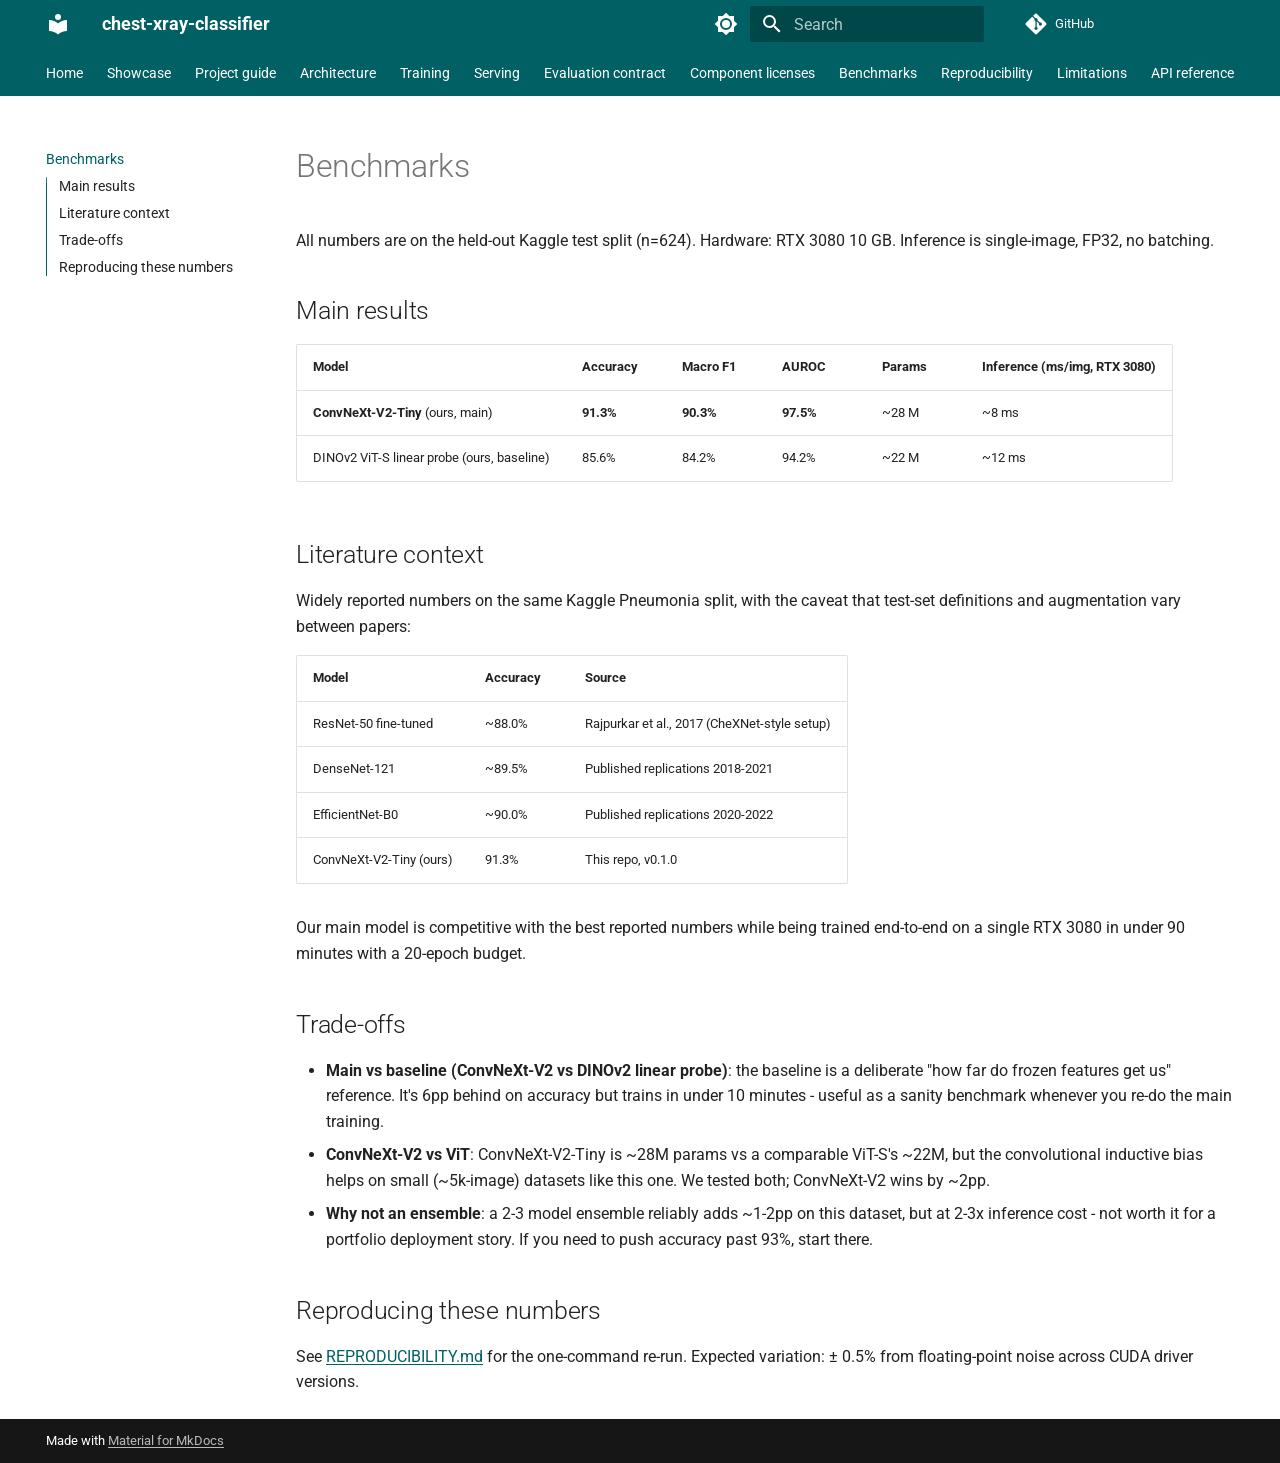
<file: BENCHMARKS/index.html>
<!doctype html>
<html lang="en" class="no-js">
  <head>
    
      <meta charset="utf-8">
      <meta name="viewport" content="width=device-width,initial-scale=1">
      
        <meta name="description" content="Production-grade 3-class chest X-ray classifier (normal / bacterial pneumonia / viral pneumonia).">
      
      
      
      
        <link rel="prev" href="../LICENSES/">
      
      
        <link rel="next" href="../REPRODUCIBILITY/">
      
      
        
      
      
      <link rel="icon" href="../assets/images/favicon.png">
      <meta name="generator" content="mkdocs-1.6.1, mkdocs-material-9.7.6">
    
    
      
        <title>Benchmarks - chest-xray-classifier</title>
      
    
    
      <link rel="stylesheet" href="../assets/stylesheets/main.484c7ddc.min.css">
      
        
        <link rel="stylesheet" href="../assets/stylesheets/palette.ab4e12ef.min.css">
      
      


    
    
      
    
    
      
        
        
        <link rel="preconnect" href="https://fonts.gstatic.com" crossorigin>
        <link rel="stylesheet" href="https://fonts.googleapis.com/css?family=Roboto:300,300i,400,400i,700,700i%7CRoboto+Mono:400,400i,700,700i&display=fallback">
        <style>:root{--md-text-font:"Roboto";--md-code-font:"Roboto Mono"}</style>
      
    
    
      <link rel="stylesheet" href="../assets/_mkdocstrings.css">
    
      <link rel="stylesheet" href="../assets/accessibility.css?v=20261015-a11y4">
    
      <link rel="stylesheet" href="../assets/showcase/explorer.css">
    
    <script>__md_scope=new URL("..",location),__md_hash=e=>[...e].reduce(((e,_)=>(e<<5)-e+_.charCodeAt(0)),0),__md_get=(e,_=localStorage,t=__md_scope)=>JSON.parse(_.getItem(t.pathname+"."+e)),__md_set=(e,_,t=localStorage,a=__md_scope)=>{try{t.setItem(a.pathname+"."+e,JSON.stringify(_))}catch(e){}}</script>
    
      

    
    
  </head>
  
  
    
    
      
    
    
    
    
    <body dir="ltr" data-md-color-scheme="default" data-md-color-primary="cyan" data-md-color-accent="cyan">
  
    
    <input class="md-toggle" data-md-toggle="drawer" type="checkbox" id="__drawer" autocomplete="off">
    <input class="md-toggle" data-md-toggle="search" type="checkbox" id="__search" autocomplete="off">
    <label class="md-overlay" for="__drawer"></label>
    <div data-md-component="skip">
      
        
        <a href="#benchmarks" class="md-skip">
          Skip to content
        </a>
      
    </div>
    <div data-md-component="announce">
      
    </div>
    
    
      

<header class="md-header" data-md-component="header">
  <nav class="md-header__inner md-grid" aria-label="Header">
    <a href=".." title="chest-xray-classifier" class="md-header__button md-logo" aria-label="chest-xray-classifier" data-md-component="logo">
      
  
  <svg xmlns="http://www.w3.org/2000/svg" viewBox="0 0 24 24"><path d="M12 8a3 3 0 0 0 3-3 3 3 0 0 0-3-3 3 3 0 0 0-3 3 3 3 0 0 0 3 3m0 3.54C9.64 9.35 6.5 8 3 8v11c3.5 0 6.64 1.35 9 3.54 2.36-2.19 5.5-3.54 9-3.54V8c-3.5 0-6.64 1.35-9 3.54"/></svg>

    </a>
    <label class="md-header__button md-icon" for="__drawer">
      
      <svg xmlns="http://www.w3.org/2000/svg" viewBox="0 0 24 24"><path d="M3 6h18v2H3zm0 5h18v2H3zm0 5h18v2H3z"/></svg>
    </label>
    <div class="md-header__title" data-md-component="header-title">
      <div class="md-header__ellipsis">
        <div class="md-header__topic">
          <span class="md-ellipsis">
            chest-xray-classifier
          </span>
        </div>
        <div class="md-header__topic" data-md-component="header-topic">
          <span class="md-ellipsis">
            
              Benchmarks
            
          </span>
        </div>
      </div>
    </div>
    
      
        <form class="md-header__option" data-md-component="palette">
  
    
    
    
    <input class="md-option" data-md-color-media="(prefers-color-scheme: light)" data-md-color-scheme="default" data-md-color-primary="cyan" data-md-color-accent="cyan"  aria-label="Switch to dark mode"  type="radio" name="__palette" id="__palette_0">
    
      <label class="md-header__button md-icon" title="Switch to dark mode" for="__palette_1" hidden>
        <svg xmlns="http://www.w3.org/2000/svg" viewBox="0 0 24 24"><path d="M12 8a4 4 0 0 0-4 4 4 4 0 0 0 4 4 4 4 0 0 0 4-4 4 4 0 0 0-4-4m0 10a6 6 0 0 1-6-6 6 6 0 0 1 6-6 6 6 0 0 1 6 6 6 6 0 0 1-6 6m8-9.31V4h-4.69L12 .69 8.69 4H4v4.69L.69 12 4 15.31V20h4.69L12 23.31 15.31 20H20v-4.69L23.31 12z"/></svg>
      </label>
    
  
    
    
    
    <input class="md-option" data-md-color-media="(prefers-color-scheme: dark)" data-md-color-scheme="slate" data-md-color-primary="cyan" data-md-color-accent="cyan"  aria-label="Switch to light mode"  type="radio" name="__palette" id="__palette_1">
    
      <label class="md-header__button md-icon" title="Switch to light mode" for="__palette_0" hidden>
        <svg xmlns="http://www.w3.org/2000/svg" viewBox="0 0 24 24"><path d="M12 18c-.89 0-1.74-.2-2.5-.55C11.56 16.5 13 14.42 13 12s-1.44-4.5-3.5-5.45C10.26 6.2 11.11 6 12 6a6 6 0 0 1 6 6 6 6 0 0 1-6 6m8-9.31V4h-4.69L12 .69 8.69 4H4v4.69L.69 12 4 15.31V20h4.69L12 23.31 15.31 20H20v-4.69L23.31 12z"/></svg>
      </label>
    
  
</form>
      
    
    
      <script>var palette=__md_get("__palette");if(palette&&palette.color){if("(prefers-color-scheme)"===palette.color.media){var media=matchMedia("(prefers-color-scheme: light)"),input=document.querySelector(media.matches?"[data-md-color-media='(prefers-color-scheme: light)']":"[data-md-color-media='(prefers-color-scheme: dark)']");palette.color.media=input.getAttribute("data-md-color-media"),palette.color.scheme=input.getAttribute("data-md-color-scheme"),palette.color.primary=input.getAttribute("data-md-color-primary"),palette.color.accent=input.getAttribute("data-md-color-accent")}for(var[key,value]of Object.entries(palette.color))document.body.setAttribute("data-md-color-"+key,value)}</script>
    
    
    
      
      
        <label class="md-header__button md-icon" for="__search">
          
          <svg xmlns="http://www.w3.org/2000/svg" viewBox="0 0 24 24"><path d="M9.5 3A6.5 6.5 0 0 1 16 9.5c0 1.61-.59 3.09-1.56 4.23l.27.27h.79l5 5-1.5 1.5-5-5v-.79l-.27-.27A6.52 6.52 0 0 1 9.5 16 6.5 6.5 0 0 1 3 9.5 6.5 6.5 0 0 1 9.5 3m0 2C7 5 5 7 5 9.5S7 14 9.5 14 14 12 14 9.5 12 5 9.5 5"/></svg>
        </label>
        <div class="md-search" data-md-component="search" role="dialog">
  <label class="md-search__overlay" for="__search"></label>
  <div class="md-search__inner" role="search">
    <form class="md-search__form" name="search">
      <input type="text" class="md-search__input" name="query" aria-label="Search" placeholder="Search" autocapitalize="off" autocorrect="off" autocomplete="off" spellcheck="false" data-md-component="search-query" required>
      <label class="md-search__icon md-icon" for="__search">
        
        <svg xmlns="http://www.w3.org/2000/svg" viewBox="0 0 24 24"><path d="M9.5 3A6.5 6.5 0 0 1 16 9.5c0 1.61-.59 3.09-1.56 4.23l.27.27h.79l5 5-1.5 1.5-5-5v-.79l-.27-.27A6.52 6.52 0 0 1 9.5 16 6.5 6.5 0 0 1 3 9.5 6.5 6.5 0 0 1 9.5 3m0 2C7 5 5 7 5 9.5S7 14 9.5 14 14 12 14 9.5 12 5 9.5 5"/></svg>
        
        <svg xmlns="http://www.w3.org/2000/svg" viewBox="0 0 24 24"><path d="M20 11v2H8l5.5 5.5-1.42 1.42L4.16 12l7.92-7.92L13.5 5.5 8 11z"/></svg>
      </label>
      <nav class="md-search__options" aria-label="Search">
        
        <button type="reset" class="md-search__icon md-icon" title="Clear" aria-label="Clear" tabindex="-1">
          
          <svg xmlns="http://www.w3.org/2000/svg" viewBox="0 0 24 24"><path d="M19 6.41 17.59 5 12 10.59 6.41 5 5 6.41 10.59 12 5 17.59 6.41 19 12 13.41 17.59 19 19 17.59 13.41 12z"/></svg>
        </button>
      </nav>
      
        <div class="md-search__suggest" data-md-component="search-suggest"></div>
      
    </form>
    <div class="md-search__output">
      <div class="md-search__scrollwrap" tabindex="0" data-md-scrollfix>
        <div class="md-search-result" data-md-component="search-result">
          <div class="md-search-result__meta">
            Initializing search
          </div>
          <ol class="md-search-result__list" role="presentation"></ol>
        </div>
      </div>
    </div>
  </div>
</div>
      
    
    
      <div class="md-header__source">
        <a href="https://github.com/kiselyovd/chest-xray-classifier" title="Go to repository" class="md-source" data-md-component="source">
  <div class="md-source__icon md-icon">
    
    <svg xmlns="http://www.w3.org/2000/svg" viewBox="0 0 448 512"><!--! Font Awesome Free 7.1.0 by @fontawesome - https://fontawesome.com License - https://fontawesome.com/license/free (Icons: CC BY 4.0, Fonts: SIL OFL 1.1, Code: MIT License) Copyright 2025 Fonticons, Inc.--><path d="M439.6 236.1 244 40.5c-5.4-5.5-12.8-8.5-20.4-8.5s-15 3-20.4 8.4L162.5 81l51.5 51.5c27.1-9.1 52.7 16.8 43.4 43.7l49.7 49.7c34.2-11.8 61.2 31 35.5 56.7-26.5 26.5-70.2-2.9-56-37.3L240.3 199v121.9c25.3 12.5 22.3 41.8 9.1 55-6.4 6.4-15.2 10.1-24.3 10.1s-17.8-3.6-24.3-10.1c-17.6-17.6-11.1-46.9 11.2-56v-123c-20.8-8.5-24.6-30.7-18.6-45L142.6 101 8.5 235.1C3 240.6 0 247.9 0 255.5s3 15 8.5 20.4l195.6 195.7c5.4 5.4 12.7 8.4 20.4 8.4s15-3 20.4-8.4l194.7-194.7c5.4-5.4 8.4-12.8 8.4-20.4s-3-15-8.4-20.4"/></svg>
  </div>
  <div class="md-source__repository">
    GitHub
  </div>
</a>
      </div>
    
  </nav>
  
</header>
    
    <div class="md-container" data-md-component="container">
      
      
        
          
            
<nav class="md-tabs" aria-label="Tabs" data-md-component="tabs">
  <div class="md-grid">
    <ul class="md-tabs__list">
      
        
  
  
  
  
    <li class="md-tabs__item">
      <a href=".." class="md-tabs__link">
        
  
  
    
  
  Home

      </a>
    </li>
  

      
        
  
  
  
  
    <li class="md-tabs__item">
      <a href="../showcase/" class="md-tabs__link">
        
  
  
    
  
  Showcase

      </a>
    </li>
  

      
        
  
  
  
  
    <li class="md-tabs__item">
      <a href="../project-guide/" class="md-tabs__link">
        
  
  
    
  
  Project guide

      </a>
    </li>
  

      
        
  
  
  
  
    <li class="md-tabs__item">
      <a href="../architecture/" class="md-tabs__link">
        
  
  
    
  
  Architecture

      </a>
    </li>
  

      
        
  
  
  
  
    <li class="md-tabs__item">
      <a href="../training/" class="md-tabs__link">
        
  
  
    
  
  Training

      </a>
    </li>
  

      
        
  
  
  
  
    <li class="md-tabs__item">
      <a href="../serving/" class="md-tabs__link">
        
  
  
    
  
  Serving

      </a>
    </li>
  

      
        
  
  
  
  
    <li class="md-tabs__item">
      <a href="../EVALUATION/" class="md-tabs__link">
        
  
  
    
  
  Evaluation contract

      </a>
    </li>
  

      
        
  
  
  
  
    <li class="md-tabs__item">
      <a href="../LICENSES/" class="md-tabs__link">
        
  
  
    
  
  Component licenses

      </a>
    </li>
  

      
        
  
  
  
    
  
  
    <li class="md-tabs__item md-tabs__item--active">
      <a href="./" class="md-tabs__link">
        
  
  
    
  
  Benchmarks

      </a>
    </li>
  

      
        
  
  
  
  
    <li class="md-tabs__item">
      <a href="../REPRODUCIBILITY/" class="md-tabs__link">
        
  
  
    
  
  Reproducibility

      </a>
    </li>
  

      
        
  
  
  
  
    <li class="md-tabs__item">
      <a href="../LIMITATIONS/" class="md-tabs__link">
        
  
  
    
  
  Limitations

      </a>
    </li>
  

      
        
  
  
  
  
    <li class="md-tabs__item">
      <a href="../api/" class="md-tabs__link">
        
  
  
    
  
  API reference

      </a>
    </li>
  

      
    </ul>
  </div>
</nav>
          
        
      
      <main class="md-main" data-md-component="main">
        <div class="md-main__inner md-grid">
          
            
              
              <div class="md-sidebar md-sidebar--primary" data-md-component="sidebar" data-md-type="navigation" >
                <div class="md-sidebar__scrollwrap">
                  <div class="md-sidebar__inner">
                    


  


  

<nav class="md-nav md-nav--primary md-nav--lifted md-nav--integrated" aria-label="Navigation" data-md-level="0">
  <label class="md-nav__title" for="__drawer">
    <a href=".." title="chest-xray-classifier" class="md-nav__button md-logo" aria-label="chest-xray-classifier" data-md-component="logo">
      
  
  <svg xmlns="http://www.w3.org/2000/svg" viewBox="0 0 24 24"><path d="M12 8a3 3 0 0 0 3-3 3 3 0 0 0-3-3 3 3 0 0 0-3 3 3 3 0 0 0 3 3m0 3.54C9.64 9.35 6.5 8 3 8v11c3.5 0 6.64 1.35 9 3.54 2.36-2.19 5.5-3.54 9-3.54V8c-3.5 0-6.64 1.35-9 3.54"/></svg>

    </a>
    chest-xray-classifier
  </label>
  
    <div class="md-nav__source">
      <a href="https://github.com/kiselyovd/chest-xray-classifier" title="Go to repository" class="md-source" data-md-component="source">
  <div class="md-source__icon md-icon">
    
    <svg xmlns="http://www.w3.org/2000/svg" viewBox="0 0 448 512"><!--! Font Awesome Free 7.1.0 by @fontawesome - https://fontawesome.com License - https://fontawesome.com/license/free (Icons: CC BY 4.0, Fonts: SIL OFL 1.1, Code: MIT License) Copyright 2025 Fonticons, Inc.--><path d="M439.6 236.1 244 40.5c-5.4-5.5-12.8-8.5-20.4-8.5s-15 3-20.4 8.4L162.5 81l51.5 51.5c27.1-9.1 52.7 16.8 43.4 43.7l49.7 49.7c34.2-11.8 61.2 31 35.5 56.7-26.5 26.5-70.2-2.9-56-37.3L240.3 199v121.9c25.3 12.5 22.3 41.8 9.1 55-6.4 6.4-15.2 10.1-24.3 10.1s-17.8-3.6-24.3-10.1c-17.6-17.6-11.1-46.9 11.2-56v-123c-20.8-8.5-24.6-30.7-18.6-45L142.6 101 8.5 235.1C3 240.6 0 247.9 0 255.5s3 15 8.5 20.4l195.6 195.7c5.4 5.4 12.7 8.4 20.4 8.4s15-3 20.4-8.4l194.7-194.7c5.4-5.4 8.4-12.8 8.4-20.4s-3-15-8.4-20.4"/></svg>
  </div>
  <div class="md-source__repository">
    GitHub
  </div>
</a>
    </div>
  
  <ul class="md-nav__list" data-md-scrollfix>
    
      
      
  
  
  
  
    <li class="md-nav__item">
      <a href=".." class="md-nav__link">
        
  
  
  <span class="md-ellipsis">
    
  
    Home
  

    
  </span>
  
  

      </a>
    </li>
  

    
      
      
  
  
  
  
    <li class="md-nav__item">
      <a href="../showcase/" class="md-nav__link">
        
  
  
  <span class="md-ellipsis">
    
  
    Showcase
  

    
  </span>
  
  

      </a>
    </li>
  

    
      
      
  
  
  
  
    <li class="md-nav__item">
      <a href="../project-guide/" class="md-nav__link">
        
  
  
  <span class="md-ellipsis">
    
  
    Project guide
  

    
  </span>
  
  

      </a>
    </li>
  

    
      
      
  
  
  
  
    <li class="md-nav__item">
      <a href="../architecture/" class="md-nav__link">
        
  
  
  <span class="md-ellipsis">
    
  
    Architecture
  

    
  </span>
  
  

      </a>
    </li>
  

    
      
      
  
  
  
  
    <li class="md-nav__item">
      <a href="../training/" class="md-nav__link">
        
  
  
  <span class="md-ellipsis">
    
  
    Training
  

    
  </span>
  
  

      </a>
    </li>
  

    
      
      
  
  
  
  
    <li class="md-nav__item">
      <a href="../serving/" class="md-nav__link">
        
  
  
  <span class="md-ellipsis">
    
  
    Serving
  

    
  </span>
  
  

      </a>
    </li>
  

    
      
      
  
  
  
  
    <li class="md-nav__item">
      <a href="../EVALUATION/" class="md-nav__link">
        
  
  
  <span class="md-ellipsis">
    
  
    Evaluation contract
  

    
  </span>
  
  

      </a>
    </li>
  

    
      
      
  
  
  
  
    <li class="md-nav__item">
      <a href="../LICENSES/" class="md-nav__link">
        
  
  
  <span class="md-ellipsis">
    
  
    Component licenses
  

    
  </span>
  
  

      </a>
    </li>
  

    
      
      
  
  
    
  
  
  
    <li class="md-nav__item md-nav__item--active">
      
      <input class="md-nav__toggle md-toggle" type="checkbox" id="__toc">
      
      
        
      
      
        <label class="md-nav__link md-nav__link--active" for="__toc">
          
  
  
  <span class="md-ellipsis">
    
  
    Benchmarks
  

    
  </span>
  
  

          <span class="md-nav__icon md-icon"></span>
        </label>
      
      <a href="./" class="md-nav__link md-nav__link--active">
        
  
  
  <span class="md-ellipsis">
    
  
    Benchmarks
  

    
  </span>
  
  

      </a>
      
        

<nav class="md-nav md-nav--secondary" aria-label="Table of contents">
  
  
  
    
  
  
    <label class="md-nav__title" for="__toc">
      <span class="md-nav__icon md-icon"></span>
      Table of contents
    </label>
    <ul class="md-nav__list" data-md-component="toc" data-md-scrollfix>
      
        <li class="md-nav__item">
  <a href="#main-results" class="md-nav__link">
    <span class="md-ellipsis">
      
        Main results
      
    </span>
  </a>
  
</li>
      
        <li class="md-nav__item">
  <a href="#literature-context" class="md-nav__link">
    <span class="md-ellipsis">
      
        Literature context
      
    </span>
  </a>
  
</li>
      
        <li class="md-nav__item">
  <a href="#trade-offs" class="md-nav__link">
    <span class="md-ellipsis">
      
        Trade-offs
      
    </span>
  </a>
  
</li>
      
        <li class="md-nav__item">
  <a href="#reproducing-these-numbers" class="md-nav__link">
    <span class="md-ellipsis">
      
        Reproducing these numbers
      
    </span>
  </a>
  
</li>
      
    </ul>
  
</nav>
      
    </li>
  

    
      
      
  
  
  
  
    <li class="md-nav__item">
      <a href="../REPRODUCIBILITY/" class="md-nav__link">
        
  
  
  <span class="md-ellipsis">
    
  
    Reproducibility
  

    
  </span>
  
  

      </a>
    </li>
  

    
      
      
  
  
  
  
    <li class="md-nav__item">
      <a href="../LIMITATIONS/" class="md-nav__link">
        
  
  
  <span class="md-ellipsis">
    
  
    Limitations
  

    
  </span>
  
  

      </a>
    </li>
  

    
      
      
  
  
  
  
    <li class="md-nav__item">
      <a href="../api/" class="md-nav__link">
        
  
  
  <span class="md-ellipsis">
    
  
    API reference
  

    
  </span>
  
  

      </a>
    </li>
  

    
  </ul>
</nav>
                  </div>
                </div>
              </div>
            
            
          
          
            <div class="md-content" data-md-component="content">
              
              <article class="md-content__inner md-typeset">
                
                  


  
  


<h1 id="benchmarks">Benchmarks</h1>
<p>All numbers are on the held-out Kaggle test split (n=624). Hardware: RTX 3080 10 GB. Inference is single-image, FP32, no batching.</p>
<h2 id="main-results">Main results</h2>
<table>
<thead>
<tr>
<th>Model</th>
<th>Accuracy</th>
<th>Macro F1</th>
<th>AUROC</th>
<th>Params</th>
<th>Inference (ms/img, RTX 3080)</th>
</tr>
</thead>
<tbody>
<tr>
<td><strong>ConvNeXt-V2-Tiny</strong> (ours, main)</td>
<td><strong>91.3%</strong></td>
<td><strong>90.3%</strong></td>
<td><strong>97.5%</strong></td>
<td>~28 M</td>
<td>~8 ms</td>
</tr>
<tr>
<td>DINOv2 ViT-S linear probe (ours, baseline)</td>
<td>85.6%</td>
<td>84.2%</td>
<td>94.2%</td>
<td>~22 M</td>
<td>~12 ms</td>
</tr>
</tbody>
</table>
<h2 id="literature-context">Literature context</h2>
<p>Widely reported numbers on the same Kaggle Pneumonia split, with the caveat that test-set definitions and augmentation vary between papers:</p>
<table>
<thead>
<tr>
<th>Model</th>
<th>Accuracy</th>
<th>Source</th>
</tr>
</thead>
<tbody>
<tr>
<td>ResNet-50 fine-tuned</td>
<td>~88.0%</td>
<td>Rajpurkar et al., 2017 (CheXNet-style setup)</td>
</tr>
<tr>
<td>DenseNet-121</td>
<td>~89.5%</td>
<td>Published replications 2018-2021</td>
</tr>
<tr>
<td>EfficientNet-B0</td>
<td>~90.0%</td>
<td>Published replications 2020-2022</td>
</tr>
<tr>
<td>ConvNeXt-V2-Tiny (ours)</td>
<td>91.3%</td>
<td>This repo, v0.1.0</td>
</tr>
</tbody>
</table>
<p>Our main model is competitive with the best reported numbers while being trained end-to-end on a single RTX 3080 in under 90 minutes with a 20-epoch budget.</p>
<h2 id="trade-offs">Trade-offs</h2>
<ul>
<li><strong>Main vs baseline (ConvNeXt-V2 vs DINOv2 linear probe)</strong>: the baseline is a deliberate "how far do frozen features get us" reference. It's 6pp behind on accuracy but trains in under 10 minutes - useful as a sanity benchmark whenever you re-do the main training.</li>
<li><strong>ConvNeXt-V2 vs ViT</strong>: ConvNeXt-V2-Tiny is ~28M params vs a comparable ViT-S's ~22M, but the convolutional inductive bias helps on small (~5k-image) datasets like this one. We tested both; ConvNeXt-V2 wins by ~2pp.</li>
<li><strong>Why not an ensemble</strong>: a 2-3 model ensemble reliably adds ~1-2pp on this dataset, but at 2-3x inference cost - not worth it for a portfolio deployment story. If you need to push accuracy past 93%, start there.</li>
</ul>
<h2 id="reproducing-these-numbers">Reproducing these numbers</h2>
<p>See <a href="../REPRODUCIBILITY/">REPRODUCIBILITY.md</a> for the one-command re-run. Expected variation: ± 0.5% from floating-point noise across CUDA driver versions.</p>












                
              </article>
            </div>
          
          
<script>var target=document.getElementById(location.hash.slice(1));target&&target.name&&(target.checked=target.name.startsWith("__tabbed_"))</script>
        </div>
        
          <button type="button" class="md-top md-icon" data-md-component="top" hidden>
  
  <svg xmlns="http://www.w3.org/2000/svg" viewBox="0 0 24 24"><path d="M13 20h-2V8l-5.5 5.5-1.42-1.42L12 4.16l7.92 7.92-1.42 1.42L13 8z"/></svg>
  Back to top
</button>
        
      </main>
      
        <footer class="md-footer">
  
  <div class="md-footer-meta md-typeset">
    <div class="md-footer-meta__inner md-grid">
      <div class="md-copyright">
  
  
    Made with
    <a href="https://squidfunk.github.io/mkdocs-material/" target="_blank" rel="noopener">
      Material for MkDocs
    </a>
  
</div>
      
    </div>
  </div>
</footer>
      
    </div>
    <div class="md-dialog" data-md-component="dialog">
      <div class="md-dialog__inner md-typeset"></div>
    </div>
    
    
    
      
      
      <script id="__config" type="application/json">{"annotate": null, "base": "..", "features": ["content.code.copy", "navigation.indexes", "navigation.tabs", "navigation.top", "toc.integrate", "search.highlight", "search.suggest"], "search": "../assets/javascripts/workers/search.2c215733.min.js", "tags": null, "translations": {"clipboard.copied": "Copied to clipboard", "clipboard.copy": "Copy to clipboard", "search.result.more.one": "1 more on this page", "search.result.more.other": "# more on this page", "search.result.none": "No matching documents", "search.result.one": "1 matching document", "search.result.other": "# matching documents", "search.result.placeholder": "Type to start searching", "search.result.term.missing": "Missing", "select.version": "Select version"}, "version": null}</script>
    
    
      <script src="../assets/javascripts/bundle.79ae519e.min.js"></script>
      
        <script src="../assets/showcase/explorer.js?v=20261015-a11y" type="module"></script>
      
    
  </body>
</html>
</file>
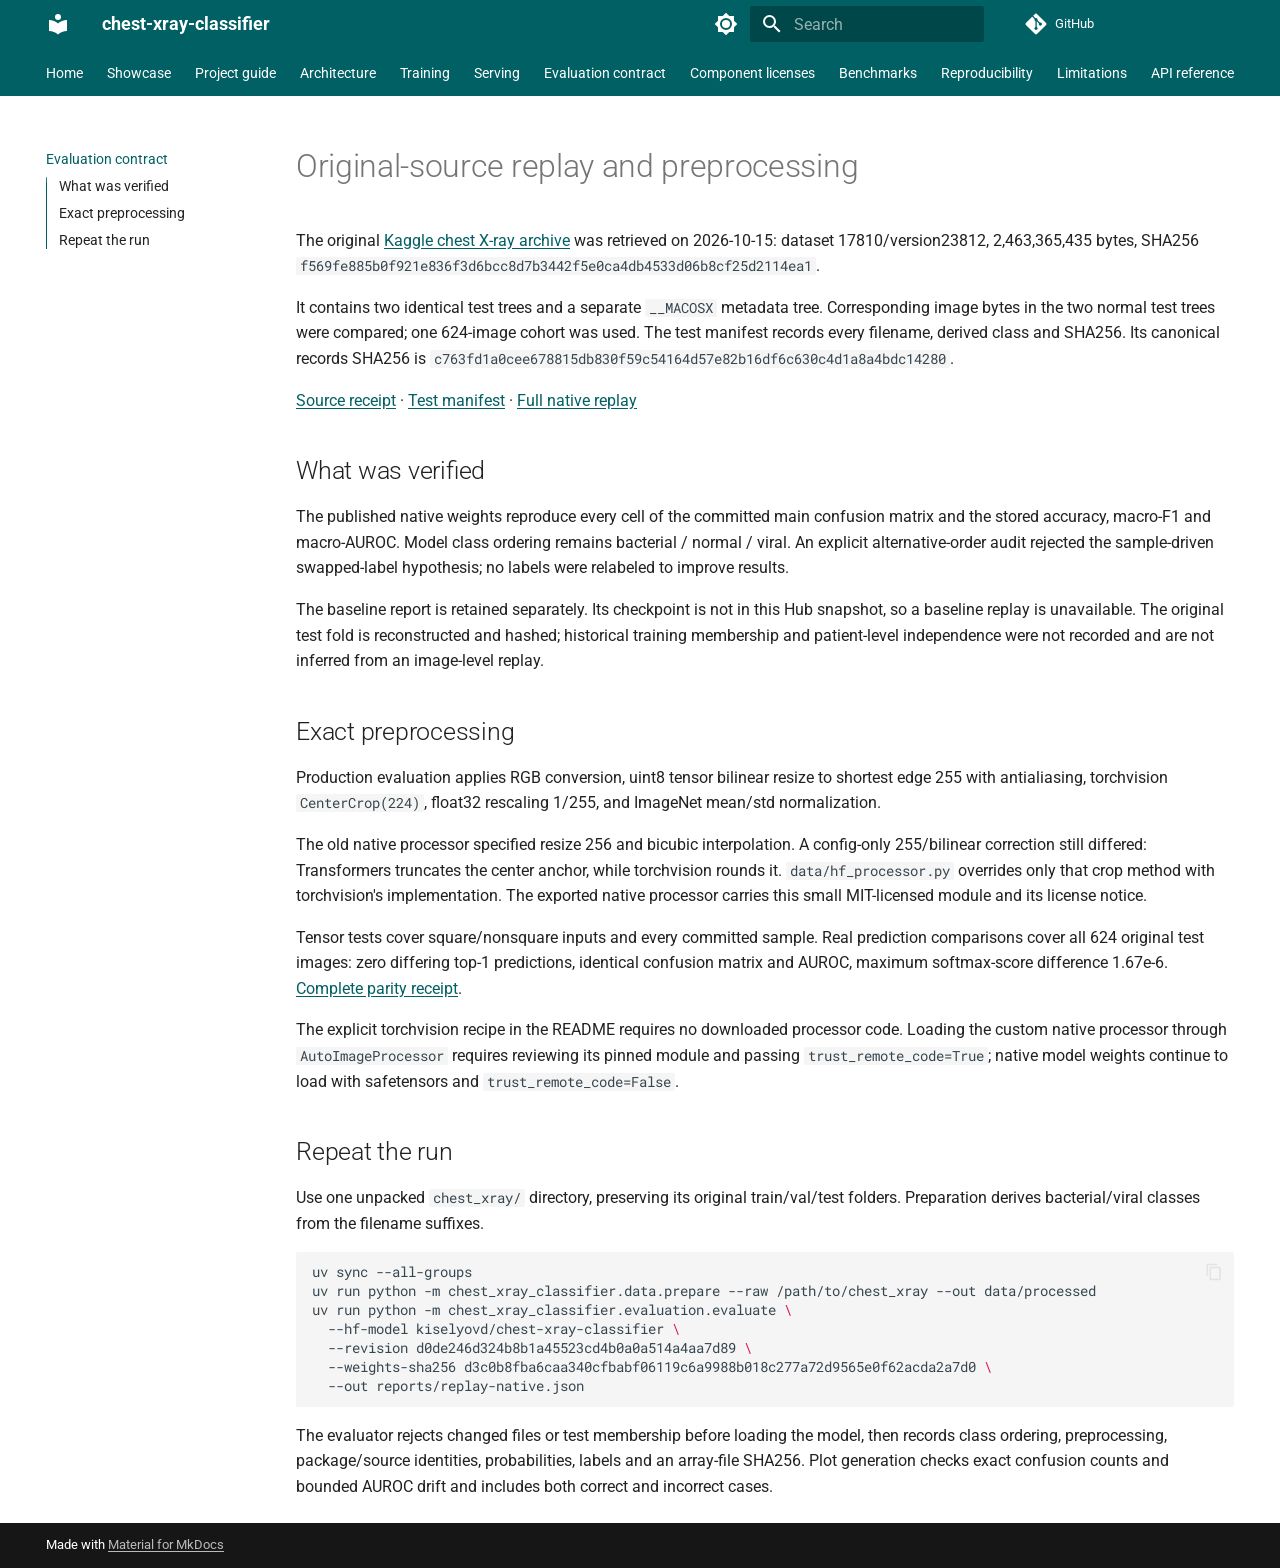
<file: EVALUATION/index.html>
<!doctype html>
<html lang="en" class="no-js">
  <head>
    
      <meta charset="utf-8">
      <meta name="viewport" content="width=device-width,initial-scale=1">
      
        <meta name="description" content="Production-grade 3-class chest X-ray classifier (normal / bacterial pneumonia / viral pneumonia).">
      
      
      
      
        <link rel="prev" href="../serving/">
      
      
        <link rel="next" href="../LICENSES/">
      
      
        
      
      
      <link rel="icon" href="../assets/images/favicon.png">
      <meta name="generator" content="mkdocs-1.6.1, mkdocs-material-9.7.6">
    
    
      
        <title>Evaluation contract - chest-xray-classifier</title>
      
    
    
      <link rel="stylesheet" href="../assets/stylesheets/main.484c7ddc.min.css">
      
        
        <link rel="stylesheet" href="../assets/stylesheets/palette.ab4e12ef.min.css">
      
      


    
    
      
    
    
      
        
        
        <link rel="preconnect" href="https://fonts.gstatic.com" crossorigin>
        <link rel="stylesheet" href="https://fonts.googleapis.com/css?family=Roboto:300,300i,400,400i,700,700i%7CRoboto+Mono:400,400i,700,700i&display=fallback">
        <style>:root{--md-text-font:"Roboto";--md-code-font:"Roboto Mono"}</style>
      
    
    
      <link rel="stylesheet" href="../assets/_mkdocstrings.css">
    
      <link rel="stylesheet" href="../assets/accessibility.css?v=20261015-a11y4">
    
      <link rel="stylesheet" href="../assets/showcase/explorer.css">
    
    <script>__md_scope=new URL("..",location),__md_hash=e=>[...e].reduce(((e,_)=>(e<<5)-e+_.charCodeAt(0)),0),__md_get=(e,_=localStorage,t=__md_scope)=>JSON.parse(_.getItem(t.pathname+"."+e)),__md_set=(e,_,t=localStorage,a=__md_scope)=>{try{t.setItem(a.pathname+"."+e,JSON.stringify(_))}catch(e){}}</script>
    
      

    
    
  </head>
  
  
    
    
      
    
    
    
    
    <body dir="ltr" data-md-color-scheme="default" data-md-color-primary="cyan" data-md-color-accent="cyan">
  
    
    <input class="md-toggle" data-md-toggle="drawer" type="checkbox" id="__drawer" autocomplete="off">
    <input class="md-toggle" data-md-toggle="search" type="checkbox" id="__search" autocomplete="off">
    <label class="md-overlay" for="__drawer"></label>
    <div data-md-component="skip">
      
        
        <a href="#original-source-replay-and-preprocessing" class="md-skip">
          Skip to content
        </a>
      
    </div>
    <div data-md-component="announce">
      
    </div>
    
    
      

<header class="md-header" data-md-component="header">
  <nav class="md-header__inner md-grid" aria-label="Header">
    <a href=".." title="chest-xray-classifier" class="md-header__button md-logo" aria-label="chest-xray-classifier" data-md-component="logo">
      
  
  <svg xmlns="http://www.w3.org/2000/svg" viewBox="0 0 24 24"><path d="M12 8a3 3 0 0 0 3-3 3 3 0 0 0-3-3 3 3 0 0 0-3 3 3 3 0 0 0 3 3m0 3.54C9.64 9.35 6.5 8 3 8v11c3.5 0 6.64 1.35 9 3.54 2.36-2.19 5.5-3.54 9-3.54V8c-3.5 0-6.64 1.35-9 3.54"/></svg>

    </a>
    <label class="md-header__button md-icon" for="__drawer">
      
      <svg xmlns="http://www.w3.org/2000/svg" viewBox="0 0 24 24"><path d="M3 6h18v2H3zm0 5h18v2H3zm0 5h18v2H3z"/></svg>
    </label>
    <div class="md-header__title" data-md-component="header-title">
      <div class="md-header__ellipsis">
        <div class="md-header__topic">
          <span class="md-ellipsis">
            chest-xray-classifier
          </span>
        </div>
        <div class="md-header__topic" data-md-component="header-topic">
          <span class="md-ellipsis">
            
              Evaluation contract
            
          </span>
        </div>
      </div>
    </div>
    
      
        <form class="md-header__option" data-md-component="palette">
  
    
    
    
    <input class="md-option" data-md-color-media="(prefers-color-scheme: light)" data-md-color-scheme="default" data-md-color-primary="cyan" data-md-color-accent="cyan"  aria-label="Switch to dark mode"  type="radio" name="__palette" id="__palette_0">
    
      <label class="md-header__button md-icon" title="Switch to dark mode" for="__palette_1" hidden>
        <svg xmlns="http://www.w3.org/2000/svg" viewBox="0 0 24 24"><path d="M12 8a4 4 0 0 0-4 4 4 4 0 0 0 4 4 4 4 0 0 0 4-4 4 4 0 0 0-4-4m0 10a6 6 0 0 1-6-6 6 6 0 0 1 6-6 6 6 0 0 1 6 6 6 6 0 0 1-6 6m8-9.31V4h-4.69L12 .69 8.69 4H4v4.69L.69 12 4 15.31V20h4.69L12 23.31 15.31 20H20v-4.69L23.31 12z"/></svg>
      </label>
    
  
    
    
    
    <input class="md-option" data-md-color-media="(prefers-color-scheme: dark)" data-md-color-scheme="slate" data-md-color-primary="cyan" data-md-color-accent="cyan"  aria-label="Switch to light mode"  type="radio" name="__palette" id="__palette_1">
    
      <label class="md-header__button md-icon" title="Switch to light mode" for="__palette_0" hidden>
        <svg xmlns="http://www.w3.org/2000/svg" viewBox="0 0 24 24"><path d="M12 18c-.89 0-1.74-.2-2.5-.55C11.56 16.5 13 14.42 13 12s-1.44-4.5-3.5-5.45C10.26 6.2 11.11 6 12 6a6 6 0 0 1 6 6 6 6 0 0 1-6 6m8-9.31V4h-4.69L12 .69 8.69 4H4v4.69L.69 12 4 15.31V20h4.69L12 23.31 15.31 20H20v-4.69L23.31 12z"/></svg>
      </label>
    
  
</form>
      
    
    
      <script>var palette=__md_get("__palette");if(palette&&palette.color){if("(prefers-color-scheme)"===palette.color.media){var media=matchMedia("(prefers-color-scheme: light)"),input=document.querySelector(media.matches?"[data-md-color-media='(prefers-color-scheme: light)']":"[data-md-color-media='(prefers-color-scheme: dark)']");palette.color.media=input.getAttribute("data-md-color-media"),palette.color.scheme=input.getAttribute("data-md-color-scheme"),palette.color.primary=input.getAttribute("data-md-color-primary"),palette.color.accent=input.getAttribute("data-md-color-accent")}for(var[key,value]of Object.entries(palette.color))document.body.setAttribute("data-md-color-"+key,value)}</script>
    
    
    
      
      
        <label class="md-header__button md-icon" for="__search">
          
          <svg xmlns="http://www.w3.org/2000/svg" viewBox="0 0 24 24"><path d="M9.5 3A6.5 6.5 0 0 1 16 9.5c0 1.61-.59 3.09-1.56 4.23l.27.27h.79l5 5-1.5 1.5-5-5v-.79l-.27-.27A6.52 6.52 0 0 1 9.5 16 6.5 6.5 0 0 1 3 9.5 6.5 6.5 0 0 1 9.5 3m0 2C7 5 5 7 5 9.5S7 14 9.5 14 14 12 14 9.5 12 5 9.5 5"/></svg>
        </label>
        <div class="md-search" data-md-component="search" role="dialog">
  <label class="md-search__overlay" for="__search"></label>
  <div class="md-search__inner" role="search">
    <form class="md-search__form" name="search">
      <input type="text" class="md-search__input" name="query" aria-label="Search" placeholder="Search" autocapitalize="off" autocorrect="off" autocomplete="off" spellcheck="false" data-md-component="search-query" required>
      <label class="md-search__icon md-icon" for="__search">
        
        <svg xmlns="http://www.w3.org/2000/svg" viewBox="0 0 24 24"><path d="M9.5 3A6.5 6.5 0 0 1 16 9.5c0 1.61-.59 3.09-1.56 4.23l.27.27h.79l5 5-1.5 1.5-5-5v-.79l-.27-.27A6.52 6.52 0 0 1 9.5 16 6.5 6.5 0 0 1 3 9.5 6.5 6.5 0 0 1 9.5 3m0 2C7 5 5 7 5 9.5S7 14 9.5 14 14 12 14 9.5 12 5 9.5 5"/></svg>
        
        <svg xmlns="http://www.w3.org/2000/svg" viewBox="0 0 24 24"><path d="M20 11v2H8l5.5 5.5-1.42 1.42L4.16 12l7.92-7.92L13.5 5.5 8 11z"/></svg>
      </label>
      <nav class="md-search__options" aria-label="Search">
        
        <button type="reset" class="md-search__icon md-icon" title="Clear" aria-label="Clear" tabindex="-1">
          
          <svg xmlns="http://www.w3.org/2000/svg" viewBox="0 0 24 24"><path d="M19 6.41 17.59 5 12 10.59 6.41 5 5 6.41 10.59 12 5 17.59 6.41 19 12 13.41 17.59 19 19 17.59 13.41 12z"/></svg>
        </button>
      </nav>
      
        <div class="md-search__suggest" data-md-component="search-suggest"></div>
      
    </form>
    <div class="md-search__output">
      <div class="md-search__scrollwrap" tabindex="0" data-md-scrollfix>
        <div class="md-search-result" data-md-component="search-result">
          <div class="md-search-result__meta">
            Initializing search
          </div>
          <ol class="md-search-result__list" role="presentation"></ol>
        </div>
      </div>
    </div>
  </div>
</div>
      
    
    
      <div class="md-header__source">
        <a href="https://github.com/kiselyovd/chest-xray-classifier" title="Go to repository" class="md-source" data-md-component="source">
  <div class="md-source__icon md-icon">
    
    <svg xmlns="http://www.w3.org/2000/svg" viewBox="0 0 448 512"><!--! Font Awesome Free 7.1.0 by @fontawesome - https://fontawesome.com License - https://fontawesome.com/license/free (Icons: CC BY 4.0, Fonts: SIL OFL 1.1, Code: MIT License) Copyright 2025 Fonticons, Inc.--><path d="M439.6 236.1 244 40.5c-5.4-5.5-12.8-8.5-20.4-8.5s-15 3-20.4 8.4L162.5 81l51.5 51.5c27.1-9.1 52.7 16.8 43.4 43.7l49.7 49.7c34.2-11.8 61.2 31 35.5 56.7-26.5 26.5-70.2-2.9-56-37.3L240.3 199v121.9c25.3 12.5 22.3 41.8 9.1 55-6.4 6.4-15.2 10.1-24.3 10.1s-17.8-3.6-24.3-10.1c-17.6-17.6-11.1-46.9 11.2-56v-123c-20.8-8.5-24.6-30.7-18.6-45L142.6 101 8.5 235.1C3 240.6 0 247.9 0 255.5s3 15 8.5 20.4l195.6 195.7c5.4 5.4 12.7 8.4 20.4 8.4s15-3 20.4-8.4l194.7-194.7c5.4-5.4 8.4-12.8 8.4-20.4s-3-15-8.4-20.4"/></svg>
  </div>
  <div class="md-source__repository">
    GitHub
  </div>
</a>
      </div>
    
  </nav>
  
</header>
    
    <div class="md-container" data-md-component="container">
      
      
        
          
            
<nav class="md-tabs" aria-label="Tabs" data-md-component="tabs">
  <div class="md-grid">
    <ul class="md-tabs__list">
      
        
  
  
  
  
    <li class="md-tabs__item">
      <a href=".." class="md-tabs__link">
        
  
  
    
  
  Home

      </a>
    </li>
  

      
        
  
  
  
  
    <li class="md-tabs__item">
      <a href="../showcase/" class="md-tabs__link">
        
  
  
    
  
  Showcase

      </a>
    </li>
  

      
        
  
  
  
  
    <li class="md-tabs__item">
      <a href="../project-guide/" class="md-tabs__link">
        
  
  
    
  
  Project guide

      </a>
    </li>
  

      
        
  
  
  
  
    <li class="md-tabs__item">
      <a href="../architecture/" class="md-tabs__link">
        
  
  
    
  
  Architecture

      </a>
    </li>
  

      
        
  
  
  
  
    <li class="md-tabs__item">
      <a href="../training/" class="md-tabs__link">
        
  
  
    
  
  Training

      </a>
    </li>
  

      
        
  
  
  
  
    <li class="md-tabs__item">
      <a href="../serving/" class="md-tabs__link">
        
  
  
    
  
  Serving

      </a>
    </li>
  

      
        
  
  
  
    
  
  
    <li class="md-tabs__item md-tabs__item--active">
      <a href="./" class="md-tabs__link">
        
  
  
    
  
  Evaluation contract

      </a>
    </li>
  

      
        
  
  
  
  
    <li class="md-tabs__item">
      <a href="../LICENSES/" class="md-tabs__link">
        
  
  
    
  
  Component licenses

      </a>
    </li>
  

      
        
  
  
  
  
    <li class="md-tabs__item">
      <a href="../BENCHMARKS/" class="md-tabs__link">
        
  
  
    
  
  Benchmarks

      </a>
    </li>
  

      
        
  
  
  
  
    <li class="md-tabs__item">
      <a href="../REPRODUCIBILITY/" class="md-tabs__link">
        
  
  
    
  
  Reproducibility

      </a>
    </li>
  

      
        
  
  
  
  
    <li class="md-tabs__item">
      <a href="../LIMITATIONS/" class="md-tabs__link">
        
  
  
    
  
  Limitations

      </a>
    </li>
  

      
        
  
  
  
  
    <li class="md-tabs__item">
      <a href="../api/" class="md-tabs__link">
        
  
  
    
  
  API reference

      </a>
    </li>
  

      
    </ul>
  </div>
</nav>
          
        
      
      <main class="md-main" data-md-component="main">
        <div class="md-main__inner md-grid">
          
            
              
              <div class="md-sidebar md-sidebar--primary" data-md-component="sidebar" data-md-type="navigation" >
                <div class="md-sidebar__scrollwrap">
                  <div class="md-sidebar__inner">
                    


  


  

<nav class="md-nav md-nav--primary md-nav--lifted md-nav--integrated" aria-label="Navigation" data-md-level="0">
  <label class="md-nav__title" for="__drawer">
    <a href=".." title="chest-xray-classifier" class="md-nav__button md-logo" aria-label="chest-xray-classifier" data-md-component="logo">
      
  
  <svg xmlns="http://www.w3.org/2000/svg" viewBox="0 0 24 24"><path d="M12 8a3 3 0 0 0 3-3 3 3 0 0 0-3-3 3 3 0 0 0-3 3 3 3 0 0 0 3 3m0 3.54C9.64 9.35 6.5 8 3 8v11c3.5 0 6.64 1.35 9 3.54 2.36-2.19 5.5-3.54 9-3.54V8c-3.5 0-6.64 1.35-9 3.54"/></svg>

    </a>
    chest-xray-classifier
  </label>
  
    <div class="md-nav__source">
      <a href="https://github.com/kiselyovd/chest-xray-classifier" title="Go to repository" class="md-source" data-md-component="source">
  <div class="md-source__icon md-icon">
    
    <svg xmlns="http://www.w3.org/2000/svg" viewBox="0 0 448 512"><!--! Font Awesome Free 7.1.0 by @fontawesome - https://fontawesome.com License - https://fontawesome.com/license/free (Icons: CC BY 4.0, Fonts: SIL OFL 1.1, Code: MIT License) Copyright 2025 Fonticons, Inc.--><path d="M439.6 236.1 244 40.5c-5.4-5.5-12.8-8.5-20.4-8.5s-15 3-20.4 8.4L162.5 81l51.5 51.5c27.1-9.1 52.7 16.8 43.4 43.7l49.7 49.7c34.2-11.8 61.2 31 35.5 56.7-26.5 26.5-70.2-2.9-56-37.3L240.3 199v121.9c25.3 12.5 22.3 41.8 9.1 55-6.4 6.4-15.2 10.1-24.3 10.1s-17.8-3.6-24.3-10.1c-17.6-17.6-11.1-46.9 11.2-56v-123c-20.8-8.5-24.6-30.7-18.6-45L142.6 101 8.5 235.1C3 240.6 0 247.9 0 255.5s3 15 8.5 20.4l195.6 195.7c5.4 5.4 12.7 8.4 20.4 8.4s15-3 20.4-8.4l194.7-194.7c5.4-5.4 8.4-12.8 8.4-20.4s-3-15-8.4-20.4"/></svg>
  </div>
  <div class="md-source__repository">
    GitHub
  </div>
</a>
    </div>
  
  <ul class="md-nav__list" data-md-scrollfix>
    
      
      
  
  
  
  
    <li class="md-nav__item">
      <a href=".." class="md-nav__link">
        
  
  
  <span class="md-ellipsis">
    
  
    Home
  

    
  </span>
  
  

      </a>
    </li>
  

    
      
      
  
  
  
  
    <li class="md-nav__item">
      <a href="../showcase/" class="md-nav__link">
        
  
  
  <span class="md-ellipsis">
    
  
    Showcase
  

    
  </span>
  
  

      </a>
    </li>
  

    
      
      
  
  
  
  
    <li class="md-nav__item">
      <a href="../project-guide/" class="md-nav__link">
        
  
  
  <span class="md-ellipsis">
    
  
    Project guide
  

    
  </span>
  
  

      </a>
    </li>
  

    
      
      
  
  
  
  
    <li class="md-nav__item">
      <a href="../architecture/" class="md-nav__link">
        
  
  
  <span class="md-ellipsis">
    
  
    Architecture
  

    
  </span>
  
  

      </a>
    </li>
  

    
      
      
  
  
  
  
    <li class="md-nav__item">
      <a href="../training/" class="md-nav__link">
        
  
  
  <span class="md-ellipsis">
    
  
    Training
  

    
  </span>
  
  

      </a>
    </li>
  

    
      
      
  
  
  
  
    <li class="md-nav__item">
      <a href="../serving/" class="md-nav__link">
        
  
  
  <span class="md-ellipsis">
    
  
    Serving
  

    
  </span>
  
  

      </a>
    </li>
  

    
      
      
  
  
    
  
  
  
    <li class="md-nav__item md-nav__item--active">
      
      <input class="md-nav__toggle md-toggle" type="checkbox" id="__toc">
      
      
        
      
      
        <label class="md-nav__link md-nav__link--active" for="__toc">
          
  
  
  <span class="md-ellipsis">
    
  
    Evaluation contract
  

    
  </span>
  
  

          <span class="md-nav__icon md-icon"></span>
        </label>
      
      <a href="./" class="md-nav__link md-nav__link--active">
        
  
  
  <span class="md-ellipsis">
    
  
    Evaluation contract
  

    
  </span>
  
  

      </a>
      
        

<nav class="md-nav md-nav--secondary" aria-label="Table of contents">
  
  
  
    
  
  
    <label class="md-nav__title" for="__toc">
      <span class="md-nav__icon md-icon"></span>
      Table of contents
    </label>
    <ul class="md-nav__list" data-md-component="toc" data-md-scrollfix>
      
        <li class="md-nav__item">
  <a href="#what-was-verified" class="md-nav__link">
    <span class="md-ellipsis">
      
        What was verified
      
    </span>
  </a>
  
</li>
      
        <li class="md-nav__item">
  <a href="#exact-preprocessing" class="md-nav__link">
    <span class="md-ellipsis">
      
        Exact preprocessing
      
    </span>
  </a>
  
</li>
      
        <li class="md-nav__item">
  <a href="#repeat-the-run" class="md-nav__link">
    <span class="md-ellipsis">
      
        Repeat the run
      
    </span>
  </a>
  
</li>
      
    </ul>
  
</nav>
      
    </li>
  

    
      
      
  
  
  
  
    <li class="md-nav__item">
      <a href="../LICENSES/" class="md-nav__link">
        
  
  
  <span class="md-ellipsis">
    
  
    Component licenses
  

    
  </span>
  
  

      </a>
    </li>
  

    
      
      
  
  
  
  
    <li class="md-nav__item">
      <a href="../BENCHMARKS/" class="md-nav__link">
        
  
  
  <span class="md-ellipsis">
    
  
    Benchmarks
  

    
  </span>
  
  

      </a>
    </li>
  

    
      
      
  
  
  
  
    <li class="md-nav__item">
      <a href="../REPRODUCIBILITY/" class="md-nav__link">
        
  
  
  <span class="md-ellipsis">
    
  
    Reproducibility
  

    
  </span>
  
  

      </a>
    </li>
  

    
      
      
  
  
  
  
    <li class="md-nav__item">
      <a href="../LIMITATIONS/" class="md-nav__link">
        
  
  
  <span class="md-ellipsis">
    
  
    Limitations
  

    
  </span>
  
  

      </a>
    </li>
  

    
      
      
  
  
  
  
    <li class="md-nav__item">
      <a href="../api/" class="md-nav__link">
        
  
  
  <span class="md-ellipsis">
    
  
    API reference
  

    
  </span>
  
  

      </a>
    </li>
  

    
  </ul>
</nav>
                  </div>
                </div>
              </div>
            
            
          
          
            <div class="md-content" data-md-component="content">
              
              <article class="md-content__inner md-typeset">
                
                  


  
  


<h1 id="original-source-replay-and-preprocessing">Original-source replay and preprocessing</h1>
<p>The original <a href="https://www.kaggle.com/datasets/paultimothymooney/chest-xray-pneumonia">Kaggle chest X-ray archive</a> was retrieved on 2026-10-15: dataset 17810/version23812, 2,463,365,435 bytes, SHA256 <code>f569fe885b0f921e836f3d6bcc8d7b3442f5e0ca4db4533d06b8cf25d2114ea1</code>.</p>
<p>It contains two identical test trees and a separate <code>__MACOSX</code> metadata tree. Corresponding image bytes in the two normal test trees were compared; one 624-image cohort was used. The test manifest records every filename, derived class and SHA256. Its canonical records SHA256 is <code>c763fd1a0cee678815db830f59c54164d57e82b16df6c630c4d1a8a4bdc14280</code>.</p>
<p><a href="https://github.com/kiselyovd/chest-xray-classifier/blob/main/reports/provenance/chest-source.json">Source receipt</a> · <a href="https://github.com/kiselyovd/chest-xray-classifier/blob/main/reports/provenance/chest-test-manifest.json">Test manifest</a> · <a href="https://github.com/kiselyovd/chest-xray-classifier/blob/main/reports/replay-native-2026-10-15.json">Full native replay</a></p>
<h2 id="what-was-verified">What was verified</h2>
<p>The published native weights reproduce every cell of the committed main confusion matrix and the stored accuracy, macro-F1 and macro-AUROC. Model class ordering remains bacterial / normal / viral. An explicit alternative-order audit rejected the sample-driven swapped-label hypothesis; no labels were relabeled to improve results.</p>
<p>The baseline report is retained separately. Its checkpoint is not in this Hub snapshot, so a baseline replay is unavailable. The original test fold is reconstructed and hashed; historical training membership and patient-level independence were not recorded and are not inferred from an image-level replay.</p>
<h2 id="exact-preprocessing">Exact preprocessing</h2>
<p>Production evaluation applies RGB conversion, uint8 tensor bilinear resize to shortest edge 255 with antialiasing, torchvision <code>CenterCrop(224)</code>, float32 rescaling 1/255, and ImageNet mean/std normalization.</p>
<p>The old native processor specified resize 256 and bicubic interpolation. A config-only 255/bilinear correction still differed: Transformers truncates the center anchor, while torchvision rounds it. <code>data/hf_processor.py</code> overrides only that crop method with torchvision's implementation. The exported native processor carries this small MIT-licensed module and its license notice.</p>
<p>Tensor tests cover square/nonsquare inputs and every committed sample. Real prediction comparisons cover all 624 original test images: zero differing top-1 predictions, identical confusion matrix and AUROC, maximum softmax-score difference 1.67e-6. <a href="https://github.com/kiselyovd/chest-xray-classifier/blob/main/reports/provenance/processor-full-test-parity.json">Complete parity receipt</a>.</p>
<p>The explicit torchvision recipe in the README requires no downloaded processor code. Loading the custom native processor through <code>AutoImageProcessor</code> requires reviewing its pinned module and passing <code>trust_remote_code=True</code>; native model weights continue to load with safetensors and <code>trust_remote_code=False</code>.</p>
<h2 id="repeat-the-run">Repeat the run</h2>
<p>Use one unpacked <code>chest_xray/</code> directory, preserving its original train/val/test folders. Preparation derives bacterial/viral classes from the filename suffixes.</p>
<div class="highlight"><pre><span></span><code>uv<span class="w"> </span>sync<span class="w"> </span>--all-groups
uv<span class="w"> </span>run<span class="w"> </span>python<span class="w"> </span>-m<span class="w"> </span>chest_xray_classifier.data.prepare<span class="w"> </span>--raw<span class="w"> </span>/path/to/chest_xray<span class="w"> </span>--out<span class="w"> </span>data/processed
uv<span class="w"> </span>run<span class="w"> </span>python<span class="w"> </span>-m<span class="w"> </span>chest_xray_classifier.evaluation.evaluate<span class="w"> </span><span class="se">\</span>
<span class="w">  </span>--hf-model<span class="w"> </span>kiselyovd/chest-xray-classifier<span class="w"> </span><span class="se">\</span>
<span class="w">  </span>--revision<span class="w"> </span>d0de246d324b8b1a45523cd4b0a0a514a4aa7d89<span class="w"> </span><span class="se">\</span>
<span class="w">  </span>--weights-sha256<span class="w"> </span>d3c0b8fba6caa340cfbabf06119c6a9988b018c277a72d9565e0f62acda2a7d0<span class="w"> </span><span class="se">\</span>
<span class="w">  </span>--out<span class="w"> </span>reports/replay-native.json
</code></pre></div>
<p>The evaluator rejects changed files or test membership before loading the model, then records class ordering, preprocessing, package/source identities, probabilities, labels and an array-file SHA256. Plot generation checks exact confusion counts and bounded AUROC drift and includes both correct and incorrect cases.</p>












                
              </article>
            </div>
          
          
<script>var target=document.getElementById(location.hash.slice(1));target&&target.name&&(target.checked=target.name.startsWith("__tabbed_"))</script>
        </div>
        
          <button type="button" class="md-top md-icon" data-md-component="top" hidden>
  
  <svg xmlns="http://www.w3.org/2000/svg" viewBox="0 0 24 24"><path d="M13 20h-2V8l-5.5 5.5-1.42-1.42L12 4.16l7.92 7.92-1.42 1.42L13 8z"/></svg>
  Back to top
</button>
        
      </main>
      
        <footer class="md-footer">
  
  <div class="md-footer-meta md-typeset">
    <div class="md-footer-meta__inner md-grid">
      <div class="md-copyright">
  
  
    Made with
    <a href="https://squidfunk.github.io/mkdocs-material/" target="_blank" rel="noopener">
      Material for MkDocs
    </a>
  
</div>
      
    </div>
  </div>
</footer>
      
    </div>
    <div class="md-dialog" data-md-component="dialog">
      <div class="md-dialog__inner md-typeset"></div>
    </div>
    
    
    
      
      
      <script id="__config" type="application/json">{"annotate": null, "base": "..", "features": ["content.code.copy", "navigation.indexes", "navigation.tabs", "navigation.top", "toc.integrate", "search.highlight", "search.suggest"], "search": "../assets/javascripts/workers/search.2c215733.min.js", "tags": null, "translations": {"clipboard.copied": "Copied to clipboard", "clipboard.copy": "Copy to clipboard", "search.result.more.one": "1 more on this page", "search.result.more.other": "# more on this page", "search.result.none": "No matching documents", "search.result.one": "1 matching document", "search.result.other": "# matching documents", "search.result.placeholder": "Type to start searching", "search.result.term.missing": "Missing", "select.version": "Select version"}, "version": null}</script>
    
    
      <script src="../assets/javascripts/bundle.79ae519e.min.js"></script>
      
        <script src="../assets/showcase/explorer.js?v=20261015-a11y" type="module"></script>
      
    
  </body>
</html>
</file>
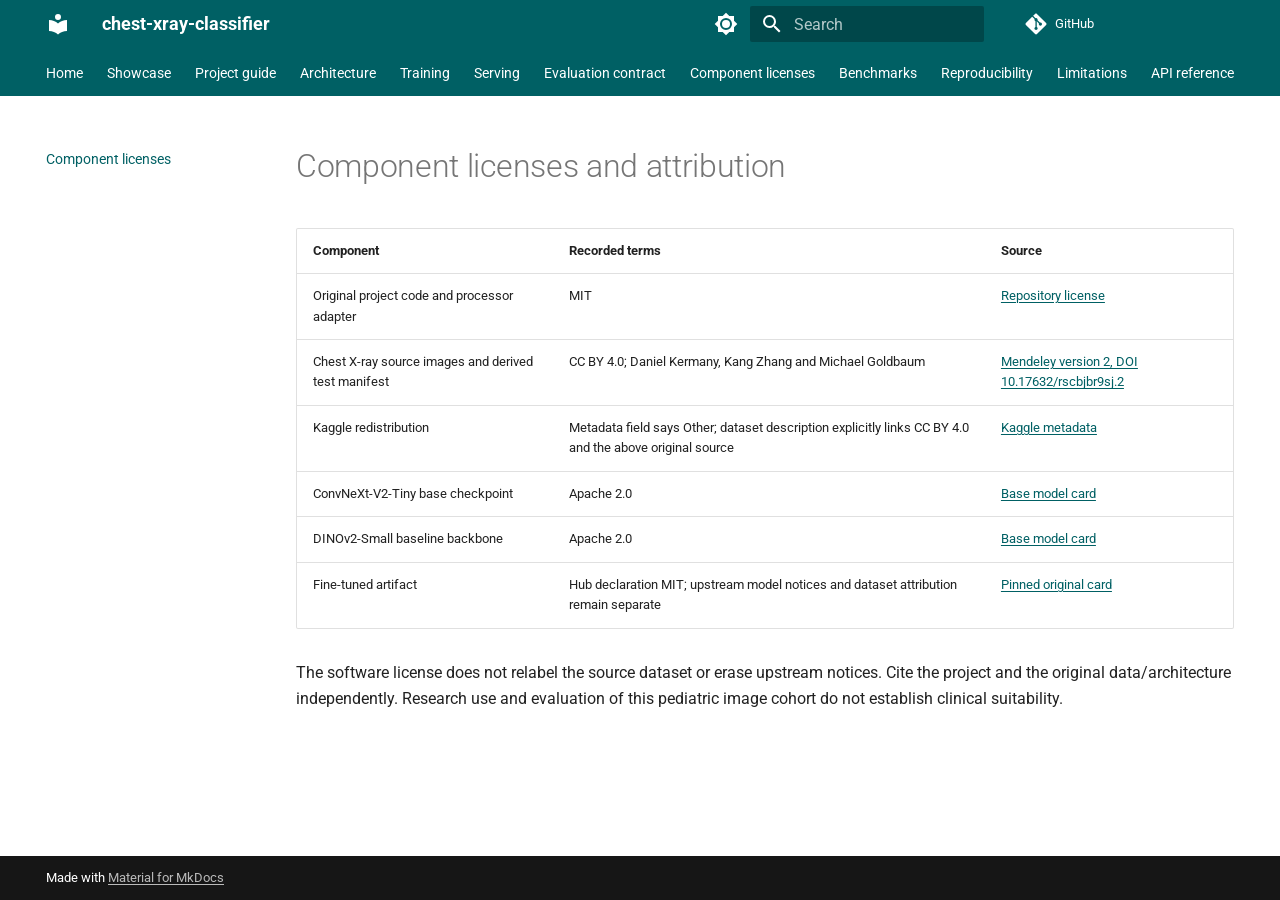
<file: LICENSES/index.html>
<!doctype html>
<html lang="en" class="no-js">
  <head>
    
      <meta charset="utf-8">
      <meta name="viewport" content="width=device-width,initial-scale=1">
      
        <meta name="description" content="Production-grade 3-class chest X-ray classifier (normal / bacterial pneumonia / viral pneumonia).">
      
      
      
      
        <link rel="prev" href="../EVALUATION/">
      
      
        <link rel="next" href="../BENCHMARKS/">
      
      
        
      
      
      <link rel="icon" href="../assets/images/favicon.png">
      <meta name="generator" content="mkdocs-1.6.1, mkdocs-material-9.7.6">
    
    
      
        <title>Component licenses - chest-xray-classifier</title>
      
    
    
      <link rel="stylesheet" href="../assets/stylesheets/main.484c7ddc.min.css">
      
        
        <link rel="stylesheet" href="../assets/stylesheets/palette.ab4e12ef.min.css">
      
      


    
    
      
    
    
      
        
        
        <link rel="preconnect" href="https://fonts.gstatic.com" crossorigin>
        <link rel="stylesheet" href="https://fonts.googleapis.com/css?family=Roboto:300,300i,400,400i,700,700i%7CRoboto+Mono:400,400i,700,700i&display=fallback">
        <style>:root{--md-text-font:"Roboto";--md-code-font:"Roboto Mono"}</style>
      
    
    
      <link rel="stylesheet" href="../assets/_mkdocstrings.css">
    
      <link rel="stylesheet" href="../assets/accessibility.css?v=20261015-a11y4">
    
      <link rel="stylesheet" href="../assets/showcase/explorer.css">
    
    <script>__md_scope=new URL("..",location),__md_hash=e=>[...e].reduce(((e,_)=>(e<<5)-e+_.charCodeAt(0)),0),__md_get=(e,_=localStorage,t=__md_scope)=>JSON.parse(_.getItem(t.pathname+"."+e)),__md_set=(e,_,t=localStorage,a=__md_scope)=>{try{t.setItem(a.pathname+"."+e,JSON.stringify(_))}catch(e){}}</script>
    
      

    
    
  </head>
  
  
    
    
      
    
    
    
    
    <body dir="ltr" data-md-color-scheme="default" data-md-color-primary="cyan" data-md-color-accent="cyan">
  
    
    <input class="md-toggle" data-md-toggle="drawer" type="checkbox" id="__drawer" autocomplete="off">
    <input class="md-toggle" data-md-toggle="search" type="checkbox" id="__search" autocomplete="off">
    <label class="md-overlay" for="__drawer"></label>
    <div data-md-component="skip">
      
        
        <a href="#component-licenses-and-attribution" class="md-skip">
          Skip to content
        </a>
      
    </div>
    <div data-md-component="announce">
      
    </div>
    
    
      

<header class="md-header" data-md-component="header">
  <nav class="md-header__inner md-grid" aria-label="Header">
    <a href=".." title="chest-xray-classifier" class="md-header__button md-logo" aria-label="chest-xray-classifier" data-md-component="logo">
      
  
  <svg xmlns="http://www.w3.org/2000/svg" viewBox="0 0 24 24"><path d="M12 8a3 3 0 0 0 3-3 3 3 0 0 0-3-3 3 3 0 0 0-3 3 3 3 0 0 0 3 3m0 3.54C9.64 9.35 6.5 8 3 8v11c3.5 0 6.64 1.35 9 3.54 2.36-2.19 5.5-3.54 9-3.54V8c-3.5 0-6.64 1.35-9 3.54"/></svg>

    </a>
    <label class="md-header__button md-icon" for="__drawer">
      
      <svg xmlns="http://www.w3.org/2000/svg" viewBox="0 0 24 24"><path d="M3 6h18v2H3zm0 5h18v2H3zm0 5h18v2H3z"/></svg>
    </label>
    <div class="md-header__title" data-md-component="header-title">
      <div class="md-header__ellipsis">
        <div class="md-header__topic">
          <span class="md-ellipsis">
            chest-xray-classifier
          </span>
        </div>
        <div class="md-header__topic" data-md-component="header-topic">
          <span class="md-ellipsis">
            
              Component licenses
            
          </span>
        </div>
      </div>
    </div>
    
      
        <form class="md-header__option" data-md-component="palette">
  
    
    
    
    <input class="md-option" data-md-color-media="(prefers-color-scheme: light)" data-md-color-scheme="default" data-md-color-primary="cyan" data-md-color-accent="cyan"  aria-label="Switch to dark mode"  type="radio" name="__palette" id="__palette_0">
    
      <label class="md-header__button md-icon" title="Switch to dark mode" for="__palette_1" hidden>
        <svg xmlns="http://www.w3.org/2000/svg" viewBox="0 0 24 24"><path d="M12 8a4 4 0 0 0-4 4 4 4 0 0 0 4 4 4 4 0 0 0 4-4 4 4 0 0 0-4-4m0 10a6 6 0 0 1-6-6 6 6 0 0 1 6-6 6 6 0 0 1 6 6 6 6 0 0 1-6 6m8-9.31V4h-4.69L12 .69 8.69 4H4v4.69L.69 12 4 15.31V20h4.69L12 23.31 15.31 20H20v-4.69L23.31 12z"/></svg>
      </label>
    
  
    
    
    
    <input class="md-option" data-md-color-media="(prefers-color-scheme: dark)" data-md-color-scheme="slate" data-md-color-primary="cyan" data-md-color-accent="cyan"  aria-label="Switch to light mode"  type="radio" name="__palette" id="__palette_1">
    
      <label class="md-header__button md-icon" title="Switch to light mode" for="__palette_0" hidden>
        <svg xmlns="http://www.w3.org/2000/svg" viewBox="0 0 24 24"><path d="M12 18c-.89 0-1.74-.2-2.5-.55C11.56 16.5 13 14.42 13 12s-1.44-4.5-3.5-5.45C10.26 6.2 11.11 6 12 6a6 6 0 0 1 6 6 6 6 0 0 1-6 6m8-9.31V4h-4.69L12 .69 8.69 4H4v4.69L.69 12 4 15.31V20h4.69L12 23.31 15.31 20H20v-4.69L23.31 12z"/></svg>
      </label>
    
  
</form>
      
    
    
      <script>var palette=__md_get("__palette");if(palette&&palette.color){if("(prefers-color-scheme)"===palette.color.media){var media=matchMedia("(prefers-color-scheme: light)"),input=document.querySelector(media.matches?"[data-md-color-media='(prefers-color-scheme: light)']":"[data-md-color-media='(prefers-color-scheme: dark)']");palette.color.media=input.getAttribute("data-md-color-media"),palette.color.scheme=input.getAttribute("data-md-color-scheme"),palette.color.primary=input.getAttribute("data-md-color-primary"),palette.color.accent=input.getAttribute("data-md-color-accent")}for(var[key,value]of Object.entries(palette.color))document.body.setAttribute("data-md-color-"+key,value)}</script>
    
    
    
      
      
        <label class="md-header__button md-icon" for="__search">
          
          <svg xmlns="http://www.w3.org/2000/svg" viewBox="0 0 24 24"><path d="M9.5 3A6.5 6.5 0 0 1 16 9.5c0 1.61-.59 3.09-1.56 4.23l.27.27h.79l5 5-1.5 1.5-5-5v-.79l-.27-.27A6.52 6.52 0 0 1 9.5 16 6.5 6.5 0 0 1 3 9.5 6.5 6.5 0 0 1 9.5 3m0 2C7 5 5 7 5 9.5S7 14 9.5 14 14 12 14 9.5 12 5 9.5 5"/></svg>
        </label>
        <div class="md-search" data-md-component="search" role="dialog">
  <label class="md-search__overlay" for="__search"></label>
  <div class="md-search__inner" role="search">
    <form class="md-search__form" name="search">
      <input type="text" class="md-search__input" name="query" aria-label="Search" placeholder="Search" autocapitalize="off" autocorrect="off" autocomplete="off" spellcheck="false" data-md-component="search-query" required>
      <label class="md-search__icon md-icon" for="__search">
        
        <svg xmlns="http://www.w3.org/2000/svg" viewBox="0 0 24 24"><path d="M9.5 3A6.5 6.5 0 0 1 16 9.5c0 1.61-.59 3.09-1.56 4.23l.27.27h.79l5 5-1.5 1.5-5-5v-.79l-.27-.27A6.52 6.52 0 0 1 9.5 16 6.5 6.5 0 0 1 3 9.5 6.5 6.5 0 0 1 9.5 3m0 2C7 5 5 7 5 9.5S7 14 9.5 14 14 12 14 9.5 12 5 9.5 5"/></svg>
        
        <svg xmlns="http://www.w3.org/2000/svg" viewBox="0 0 24 24"><path d="M20 11v2H8l5.5 5.5-1.42 1.42L4.16 12l7.92-7.92L13.5 5.5 8 11z"/></svg>
      </label>
      <nav class="md-search__options" aria-label="Search">
        
        <button type="reset" class="md-search__icon md-icon" title="Clear" aria-label="Clear" tabindex="-1">
          
          <svg xmlns="http://www.w3.org/2000/svg" viewBox="0 0 24 24"><path d="M19 6.41 17.59 5 12 10.59 6.41 5 5 6.41 10.59 12 5 17.59 6.41 19 12 13.41 17.59 19 19 17.59 13.41 12z"/></svg>
        </button>
      </nav>
      
        <div class="md-search__suggest" data-md-component="search-suggest"></div>
      
    </form>
    <div class="md-search__output">
      <div class="md-search__scrollwrap" tabindex="0" data-md-scrollfix>
        <div class="md-search-result" data-md-component="search-result">
          <div class="md-search-result__meta">
            Initializing search
          </div>
          <ol class="md-search-result__list" role="presentation"></ol>
        </div>
      </div>
    </div>
  </div>
</div>
      
    
    
      <div class="md-header__source">
        <a href="https://github.com/kiselyovd/chest-xray-classifier" title="Go to repository" class="md-source" data-md-component="source">
  <div class="md-source__icon md-icon">
    
    <svg xmlns="http://www.w3.org/2000/svg" viewBox="0 0 448 512"><!--! Font Awesome Free 7.1.0 by @fontawesome - https://fontawesome.com License - https://fontawesome.com/license/free (Icons: CC BY 4.0, Fonts: SIL OFL 1.1, Code: MIT License) Copyright 2025 Fonticons, Inc.--><path d="M439.6 236.1 244 40.5c-5.4-5.5-12.8-8.5-20.4-8.5s-15 3-20.4 8.4L162.5 81l51.5 51.5c27.1-9.1 52.7 16.8 43.4 43.7l49.7 49.7c34.2-11.8 61.2 31 35.5 56.7-26.5 26.5-70.2-2.9-56-37.3L240.3 199v121.9c25.3 12.5 22.3 41.8 9.1 55-6.4 6.4-15.2 10.1-24.3 10.1s-17.8-3.6-24.3-10.1c-17.6-17.6-11.1-46.9 11.2-56v-123c-20.8-8.5-24.6-30.7-18.6-45L142.6 101 8.5 235.1C3 240.6 0 247.9 0 255.5s3 15 8.5 20.4l195.6 195.7c5.4 5.4 12.7 8.4 20.4 8.4s15-3 20.4-8.4l194.7-194.7c5.4-5.4 8.4-12.8 8.4-20.4s-3-15-8.4-20.4"/></svg>
  </div>
  <div class="md-source__repository">
    GitHub
  </div>
</a>
      </div>
    
  </nav>
  
</header>
    
    <div class="md-container" data-md-component="container">
      
      
        
          
            
<nav class="md-tabs" aria-label="Tabs" data-md-component="tabs">
  <div class="md-grid">
    <ul class="md-tabs__list">
      
        
  
  
  
  
    <li class="md-tabs__item">
      <a href=".." class="md-tabs__link">
        
  
  
    
  
  Home

      </a>
    </li>
  

      
        
  
  
  
  
    <li class="md-tabs__item">
      <a href="../showcase/" class="md-tabs__link">
        
  
  
    
  
  Showcase

      </a>
    </li>
  

      
        
  
  
  
  
    <li class="md-tabs__item">
      <a href="../project-guide/" class="md-tabs__link">
        
  
  
    
  
  Project guide

      </a>
    </li>
  

      
        
  
  
  
  
    <li class="md-tabs__item">
      <a href="../architecture/" class="md-tabs__link">
        
  
  
    
  
  Architecture

      </a>
    </li>
  

      
        
  
  
  
  
    <li class="md-tabs__item">
      <a href="../training/" class="md-tabs__link">
        
  
  
    
  
  Training

      </a>
    </li>
  

      
        
  
  
  
  
    <li class="md-tabs__item">
      <a href="../serving/" class="md-tabs__link">
        
  
  
    
  
  Serving

      </a>
    </li>
  

      
        
  
  
  
  
    <li class="md-tabs__item">
      <a href="../EVALUATION/" class="md-tabs__link">
        
  
  
    
  
  Evaluation contract

      </a>
    </li>
  

      
        
  
  
  
    
  
  
    <li class="md-tabs__item md-tabs__item--active">
      <a href="./" class="md-tabs__link">
        
  
  
    
  
  Component licenses

      </a>
    </li>
  

      
        
  
  
  
  
    <li class="md-tabs__item">
      <a href="../BENCHMARKS/" class="md-tabs__link">
        
  
  
    
  
  Benchmarks

      </a>
    </li>
  

      
        
  
  
  
  
    <li class="md-tabs__item">
      <a href="../REPRODUCIBILITY/" class="md-tabs__link">
        
  
  
    
  
  Reproducibility

      </a>
    </li>
  

      
        
  
  
  
  
    <li class="md-tabs__item">
      <a href="../LIMITATIONS/" class="md-tabs__link">
        
  
  
    
  
  Limitations

      </a>
    </li>
  

      
        
  
  
  
  
    <li class="md-tabs__item">
      <a href="../api/" class="md-tabs__link">
        
  
  
    
  
  API reference

      </a>
    </li>
  

      
    </ul>
  </div>
</nav>
          
        
      
      <main class="md-main" data-md-component="main">
        <div class="md-main__inner md-grid">
          
            
              
              <div class="md-sidebar md-sidebar--primary" data-md-component="sidebar" data-md-type="navigation" >
                <div class="md-sidebar__scrollwrap">
                  <div class="md-sidebar__inner">
                    


  


  

<nav class="md-nav md-nav--primary md-nav--lifted md-nav--integrated" aria-label="Navigation" data-md-level="0">
  <label class="md-nav__title" for="__drawer">
    <a href=".." title="chest-xray-classifier" class="md-nav__button md-logo" aria-label="chest-xray-classifier" data-md-component="logo">
      
  
  <svg xmlns="http://www.w3.org/2000/svg" viewBox="0 0 24 24"><path d="M12 8a3 3 0 0 0 3-3 3 3 0 0 0-3-3 3 3 0 0 0-3 3 3 3 0 0 0 3 3m0 3.54C9.64 9.35 6.5 8 3 8v11c3.5 0 6.64 1.35 9 3.54 2.36-2.19 5.5-3.54 9-3.54V8c-3.5 0-6.64 1.35-9 3.54"/></svg>

    </a>
    chest-xray-classifier
  </label>
  
    <div class="md-nav__source">
      <a href="https://github.com/kiselyovd/chest-xray-classifier" title="Go to repository" class="md-source" data-md-component="source">
  <div class="md-source__icon md-icon">
    
    <svg xmlns="http://www.w3.org/2000/svg" viewBox="0 0 448 512"><!--! Font Awesome Free 7.1.0 by @fontawesome - https://fontawesome.com License - https://fontawesome.com/license/free (Icons: CC BY 4.0, Fonts: SIL OFL 1.1, Code: MIT License) Copyright 2025 Fonticons, Inc.--><path d="M439.6 236.1 244 40.5c-5.4-5.5-12.8-8.5-20.4-8.5s-15 3-20.4 8.4L162.5 81l51.5 51.5c27.1-9.1 52.7 16.8 43.4 43.7l49.7 49.7c34.2-11.8 61.2 31 35.5 56.7-26.5 26.5-70.2-2.9-56-37.3L240.3 199v121.9c25.3 12.5 22.3 41.8 9.1 55-6.4 6.4-15.2 10.1-24.3 10.1s-17.8-3.6-24.3-10.1c-17.6-17.6-11.1-46.9 11.2-56v-123c-20.8-8.5-24.6-30.7-18.6-45L142.6 101 8.5 235.1C3 240.6 0 247.9 0 255.5s3 15 8.5 20.4l195.6 195.7c5.4 5.4 12.7 8.4 20.4 8.4s15-3 20.4-8.4l194.7-194.7c5.4-5.4 8.4-12.8 8.4-20.4s-3-15-8.4-20.4"/></svg>
  </div>
  <div class="md-source__repository">
    GitHub
  </div>
</a>
    </div>
  
  <ul class="md-nav__list" data-md-scrollfix>
    
      
      
  
  
  
  
    <li class="md-nav__item">
      <a href=".." class="md-nav__link">
        
  
  
  <span class="md-ellipsis">
    
  
    Home
  

    
  </span>
  
  

      </a>
    </li>
  

    
      
      
  
  
  
  
    <li class="md-nav__item">
      <a href="../showcase/" class="md-nav__link">
        
  
  
  <span class="md-ellipsis">
    
  
    Showcase
  

    
  </span>
  
  

      </a>
    </li>
  

    
      
      
  
  
  
  
    <li class="md-nav__item">
      <a href="../project-guide/" class="md-nav__link">
        
  
  
  <span class="md-ellipsis">
    
  
    Project guide
  

    
  </span>
  
  

      </a>
    </li>
  

    
      
      
  
  
  
  
    <li class="md-nav__item">
      <a href="../architecture/" class="md-nav__link">
        
  
  
  <span class="md-ellipsis">
    
  
    Architecture
  

    
  </span>
  
  

      </a>
    </li>
  

    
      
      
  
  
  
  
    <li class="md-nav__item">
      <a href="../training/" class="md-nav__link">
        
  
  
  <span class="md-ellipsis">
    
  
    Training
  

    
  </span>
  
  

      </a>
    </li>
  

    
      
      
  
  
  
  
    <li class="md-nav__item">
      <a href="../serving/" class="md-nav__link">
        
  
  
  <span class="md-ellipsis">
    
  
    Serving
  

    
  </span>
  
  

      </a>
    </li>
  

    
      
      
  
  
  
  
    <li class="md-nav__item">
      <a href="../EVALUATION/" class="md-nav__link">
        
  
  
  <span class="md-ellipsis">
    
  
    Evaluation contract
  

    
  </span>
  
  

      </a>
    </li>
  

    
      
      
  
  
    
  
  
  
    <li class="md-nav__item md-nav__item--active">
      
      <input class="md-nav__toggle md-toggle" type="checkbox" id="__toc">
      
      
        
      
      
      <a href="./" class="md-nav__link md-nav__link--active">
        
  
  
  <span class="md-ellipsis">
    
  
    Component licenses
  

    
  </span>
  
  

      </a>
      
    </li>
  

    
      
      
  
  
  
  
    <li class="md-nav__item">
      <a href="../BENCHMARKS/" class="md-nav__link">
        
  
  
  <span class="md-ellipsis">
    
  
    Benchmarks
  

    
  </span>
  
  

      </a>
    </li>
  

    
      
      
  
  
  
  
    <li class="md-nav__item">
      <a href="../REPRODUCIBILITY/" class="md-nav__link">
        
  
  
  <span class="md-ellipsis">
    
  
    Reproducibility
  

    
  </span>
  
  

      </a>
    </li>
  

    
      
      
  
  
  
  
    <li class="md-nav__item">
      <a href="../LIMITATIONS/" class="md-nav__link">
        
  
  
  <span class="md-ellipsis">
    
  
    Limitations
  

    
  </span>
  
  

      </a>
    </li>
  

    
      
      
  
  
  
  
    <li class="md-nav__item">
      <a href="../api/" class="md-nav__link">
        
  
  
  <span class="md-ellipsis">
    
  
    API reference
  

    
  </span>
  
  

      </a>
    </li>
  

    
  </ul>
</nav>
                  </div>
                </div>
              </div>
            
            
          
          
            <div class="md-content" data-md-component="content">
              
              <article class="md-content__inner md-typeset">
                
                  


  
  


<h1 id="component-licenses-and-attribution">Component licenses and attribution</h1>
<table>
<thead>
<tr>
<th>Component</th>
<th>Recorded terms</th>
<th>Source</th>
</tr>
</thead>
<tbody>
<tr>
<td>Original project code and processor adapter</td>
<td>MIT</td>
<td><a href="https://github.com/kiselyovd/chest-xray-classifier/blob/main/LICENSE">Repository license</a></td>
</tr>
<tr>
<td>Chest X-ray source images and derived test manifest</td>
<td>CC BY 4.0; Daniel Kermany, Kang Zhang and Michael Goldbaum</td>
<td><a href="https://data.mendeley.com/datasets/rscbjbr9sj/2">Mendeley version 2, DOI 10.17632/rscbjbr9sj.2</a></td>
</tr>
<tr>
<td>Kaggle redistribution</td>
<td>Metadata field says Other; dataset description explicitly links CC BY 4.0 and the above original source</td>
<td><a href="https://www.kaggle.com/datasets/paultimothymooney/chest-xray-pneumonia/metadata">Kaggle metadata</a></td>
</tr>
<tr>
<td>ConvNeXt-V2-Tiny base checkpoint</td>
<td>Apache 2.0</td>
<td><a href="https://huggingface.co/facebook/convnextv2-tiny-22k-224">Base model card</a></td>
</tr>
<tr>
<td>DINOv2-Small baseline backbone</td>
<td>Apache 2.0</td>
<td><a href="https://huggingface.co/facebook/dinov2-small">Base model card</a></td>
</tr>
<tr>
<td>Fine-tuned artifact</td>
<td>Hub declaration MIT; upstream model notices and dataset attribution remain separate</td>
<td><a href="https://huggingface.co/kiselyovd/chest-xray-classifier/blob/d0de246d324b8b1a45523cd4b0a0a514a4aa7d89/README.md">Pinned original card</a></td>
</tr>
</tbody>
</table>
<p>The software license does not relabel the source dataset or erase upstream notices. Cite the project and the original data/architecture independently. Research use and evaluation of this pediatric image cohort do not establish clinical suitability.</p>












                
              </article>
            </div>
          
          
<script>var target=document.getElementById(location.hash.slice(1));target&&target.name&&(target.checked=target.name.startsWith("__tabbed_"))</script>
        </div>
        
          <button type="button" class="md-top md-icon" data-md-component="top" hidden>
  
  <svg xmlns="http://www.w3.org/2000/svg" viewBox="0 0 24 24"><path d="M13 20h-2V8l-5.5 5.5-1.42-1.42L12 4.16l7.92 7.92-1.42 1.42L13 8z"/></svg>
  Back to top
</button>
        
      </main>
      
        <footer class="md-footer">
  
  <div class="md-footer-meta md-typeset">
    <div class="md-footer-meta__inner md-grid">
      <div class="md-copyright">
  
  
    Made with
    <a href="https://squidfunk.github.io/mkdocs-material/" target="_blank" rel="noopener">
      Material for MkDocs
    </a>
  
</div>
      
    </div>
  </div>
</footer>
      
    </div>
    <div class="md-dialog" data-md-component="dialog">
      <div class="md-dialog__inner md-typeset"></div>
    </div>
    
    
    
      
      
      <script id="__config" type="application/json">{"annotate": null, "base": "..", "features": ["content.code.copy", "navigation.indexes", "navigation.tabs", "navigation.top", "toc.integrate", "search.highlight", "search.suggest"], "search": "../assets/javascripts/workers/search.2c215733.min.js", "tags": null, "translations": {"clipboard.copied": "Copied to clipboard", "clipboard.copy": "Copy to clipboard", "search.result.more.one": "1 more on this page", "search.result.more.other": "# more on this page", "search.result.none": "No matching documents", "search.result.one": "1 matching document", "search.result.other": "# matching documents", "search.result.placeholder": "Type to start searching", "search.result.term.missing": "Missing", "select.version": "Select version"}, "version": null}</script>
    
    
      <script src="../assets/javascripts/bundle.79ae519e.min.js"></script>
      
        <script src="../assets/showcase/explorer.js?v=20261015-a11y" type="module"></script>
      
    
  </body>
</html>
</file>
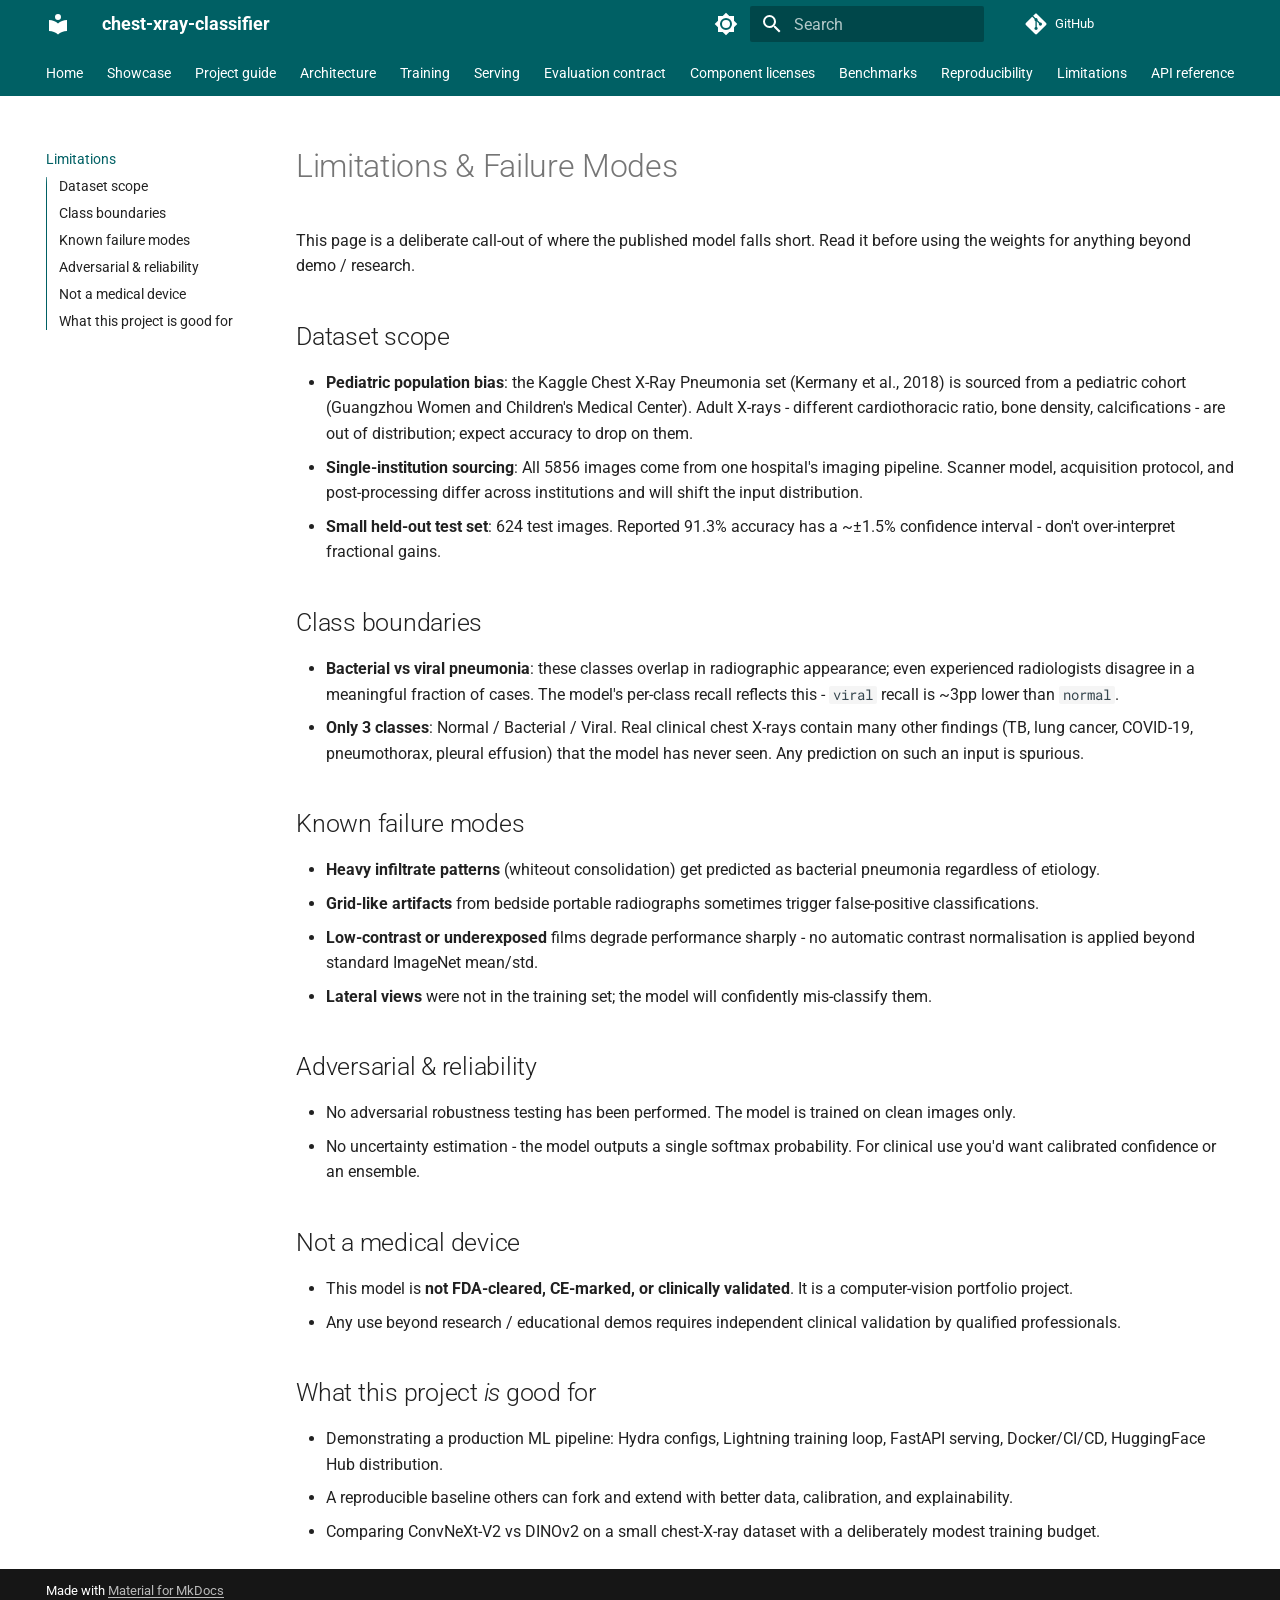
<file: LIMITATIONS/index.html>
<!doctype html>
<html lang="en" class="no-js">
  <head>
    
      <meta charset="utf-8">
      <meta name="viewport" content="width=device-width,initial-scale=1">
      
        <meta name="description" content="Production-grade 3-class chest X-ray classifier (normal / bacterial pneumonia / viral pneumonia).">
      
      
      
      
        <link rel="prev" href="../REPRODUCIBILITY/">
      
      
        <link rel="next" href="../api/">
      
      
        
      
      
      <link rel="icon" href="../assets/images/favicon.png">
      <meta name="generator" content="mkdocs-1.6.1, mkdocs-material-9.7.6">
    
    
      
        <title>Limitations - chest-xray-classifier</title>
      
    
    
      <link rel="stylesheet" href="../assets/stylesheets/main.484c7ddc.min.css">
      
        
        <link rel="stylesheet" href="../assets/stylesheets/palette.ab4e12ef.min.css">
      
      


    
    
      
    
    
      
        
        
        <link rel="preconnect" href="https://fonts.gstatic.com" crossorigin>
        <link rel="stylesheet" href="https://fonts.googleapis.com/css?family=Roboto:300,300i,400,400i,700,700i%7CRoboto+Mono:400,400i,700,700i&display=fallback">
        <style>:root{--md-text-font:"Roboto";--md-code-font:"Roboto Mono"}</style>
      
    
    
      <link rel="stylesheet" href="../assets/_mkdocstrings.css">
    
      <link rel="stylesheet" href="../assets/accessibility.css?v=20261015-a11y4">
    
      <link rel="stylesheet" href="../assets/showcase/explorer.css">
    
    <script>__md_scope=new URL("..",location),__md_hash=e=>[...e].reduce(((e,_)=>(e<<5)-e+_.charCodeAt(0)),0),__md_get=(e,_=localStorage,t=__md_scope)=>JSON.parse(_.getItem(t.pathname+"."+e)),__md_set=(e,_,t=localStorage,a=__md_scope)=>{try{t.setItem(a.pathname+"."+e,JSON.stringify(_))}catch(e){}}</script>
    
      

    
    
  </head>
  
  
    
    
      
    
    
    
    
    <body dir="ltr" data-md-color-scheme="default" data-md-color-primary="cyan" data-md-color-accent="cyan">
  
    
    <input class="md-toggle" data-md-toggle="drawer" type="checkbox" id="__drawer" autocomplete="off">
    <input class="md-toggle" data-md-toggle="search" type="checkbox" id="__search" autocomplete="off">
    <label class="md-overlay" for="__drawer"></label>
    <div data-md-component="skip">
      
        
        <a href="#limitations-failure-modes" class="md-skip">
          Skip to content
        </a>
      
    </div>
    <div data-md-component="announce">
      
    </div>
    
    
      

<header class="md-header" data-md-component="header">
  <nav class="md-header__inner md-grid" aria-label="Header">
    <a href=".." title="chest-xray-classifier" class="md-header__button md-logo" aria-label="chest-xray-classifier" data-md-component="logo">
      
  
  <svg xmlns="http://www.w3.org/2000/svg" viewBox="0 0 24 24"><path d="M12 8a3 3 0 0 0 3-3 3 3 0 0 0-3-3 3 3 0 0 0-3 3 3 3 0 0 0 3 3m0 3.54C9.64 9.35 6.5 8 3 8v11c3.5 0 6.64 1.35 9 3.54 2.36-2.19 5.5-3.54 9-3.54V8c-3.5 0-6.64 1.35-9 3.54"/></svg>

    </a>
    <label class="md-header__button md-icon" for="__drawer">
      
      <svg xmlns="http://www.w3.org/2000/svg" viewBox="0 0 24 24"><path d="M3 6h18v2H3zm0 5h18v2H3zm0 5h18v2H3z"/></svg>
    </label>
    <div class="md-header__title" data-md-component="header-title">
      <div class="md-header__ellipsis">
        <div class="md-header__topic">
          <span class="md-ellipsis">
            chest-xray-classifier
          </span>
        </div>
        <div class="md-header__topic" data-md-component="header-topic">
          <span class="md-ellipsis">
            
              Limitations
            
          </span>
        </div>
      </div>
    </div>
    
      
        <form class="md-header__option" data-md-component="palette">
  
    
    
    
    <input class="md-option" data-md-color-media="(prefers-color-scheme: light)" data-md-color-scheme="default" data-md-color-primary="cyan" data-md-color-accent="cyan"  aria-label="Switch to dark mode"  type="radio" name="__palette" id="__palette_0">
    
      <label class="md-header__button md-icon" title="Switch to dark mode" for="__palette_1" hidden>
        <svg xmlns="http://www.w3.org/2000/svg" viewBox="0 0 24 24"><path d="M12 8a4 4 0 0 0-4 4 4 4 0 0 0 4 4 4 4 0 0 0 4-4 4 4 0 0 0-4-4m0 10a6 6 0 0 1-6-6 6 6 0 0 1 6-6 6 6 0 0 1 6 6 6 6 0 0 1-6 6m8-9.31V4h-4.69L12 .69 8.69 4H4v4.69L.69 12 4 15.31V20h4.69L12 23.31 15.31 20H20v-4.69L23.31 12z"/></svg>
      </label>
    
  
    
    
    
    <input class="md-option" data-md-color-media="(prefers-color-scheme: dark)" data-md-color-scheme="slate" data-md-color-primary="cyan" data-md-color-accent="cyan"  aria-label="Switch to light mode"  type="radio" name="__palette" id="__palette_1">
    
      <label class="md-header__button md-icon" title="Switch to light mode" for="__palette_0" hidden>
        <svg xmlns="http://www.w3.org/2000/svg" viewBox="0 0 24 24"><path d="M12 18c-.89 0-1.74-.2-2.5-.55C11.56 16.5 13 14.42 13 12s-1.44-4.5-3.5-5.45C10.26 6.2 11.11 6 12 6a6 6 0 0 1 6 6 6 6 0 0 1-6 6m8-9.31V4h-4.69L12 .69 8.69 4H4v4.69L.69 12 4 15.31V20h4.69L12 23.31 15.31 20H20v-4.69L23.31 12z"/></svg>
      </label>
    
  
</form>
      
    
    
      <script>var palette=__md_get("__palette");if(palette&&palette.color){if("(prefers-color-scheme)"===palette.color.media){var media=matchMedia("(prefers-color-scheme: light)"),input=document.querySelector(media.matches?"[data-md-color-media='(prefers-color-scheme: light)']":"[data-md-color-media='(prefers-color-scheme: dark)']");palette.color.media=input.getAttribute("data-md-color-media"),palette.color.scheme=input.getAttribute("data-md-color-scheme"),palette.color.primary=input.getAttribute("data-md-color-primary"),palette.color.accent=input.getAttribute("data-md-color-accent")}for(var[key,value]of Object.entries(palette.color))document.body.setAttribute("data-md-color-"+key,value)}</script>
    
    
    
      
      
        <label class="md-header__button md-icon" for="__search">
          
          <svg xmlns="http://www.w3.org/2000/svg" viewBox="0 0 24 24"><path d="M9.5 3A6.5 6.5 0 0 1 16 9.5c0 1.61-.59 3.09-1.56 4.23l.27.27h.79l5 5-1.5 1.5-5-5v-.79l-.27-.27A6.52 6.52 0 0 1 9.5 16 6.5 6.5 0 0 1 3 9.5 6.5 6.5 0 0 1 9.5 3m0 2C7 5 5 7 5 9.5S7 14 9.5 14 14 12 14 9.5 12 5 9.5 5"/></svg>
        </label>
        <div class="md-search" data-md-component="search" role="dialog">
  <label class="md-search__overlay" for="__search"></label>
  <div class="md-search__inner" role="search">
    <form class="md-search__form" name="search">
      <input type="text" class="md-search__input" name="query" aria-label="Search" placeholder="Search" autocapitalize="off" autocorrect="off" autocomplete="off" spellcheck="false" data-md-component="search-query" required>
      <label class="md-search__icon md-icon" for="__search">
        
        <svg xmlns="http://www.w3.org/2000/svg" viewBox="0 0 24 24"><path d="M9.5 3A6.5 6.5 0 0 1 16 9.5c0 1.61-.59 3.09-1.56 4.23l.27.27h.79l5 5-1.5 1.5-5-5v-.79l-.27-.27A6.52 6.52 0 0 1 9.5 16 6.5 6.5 0 0 1 3 9.5 6.5 6.5 0 0 1 9.5 3m0 2C7 5 5 7 5 9.5S7 14 9.5 14 14 12 14 9.5 12 5 9.5 5"/></svg>
        
        <svg xmlns="http://www.w3.org/2000/svg" viewBox="0 0 24 24"><path d="M20 11v2H8l5.5 5.5-1.42 1.42L4.16 12l7.92-7.92L13.5 5.5 8 11z"/></svg>
      </label>
      <nav class="md-search__options" aria-label="Search">
        
        <button type="reset" class="md-search__icon md-icon" title="Clear" aria-label="Clear" tabindex="-1">
          
          <svg xmlns="http://www.w3.org/2000/svg" viewBox="0 0 24 24"><path d="M19 6.41 17.59 5 12 10.59 6.41 5 5 6.41 10.59 12 5 17.59 6.41 19 12 13.41 17.59 19 19 17.59 13.41 12z"/></svg>
        </button>
      </nav>
      
        <div class="md-search__suggest" data-md-component="search-suggest"></div>
      
    </form>
    <div class="md-search__output">
      <div class="md-search__scrollwrap" tabindex="0" data-md-scrollfix>
        <div class="md-search-result" data-md-component="search-result">
          <div class="md-search-result__meta">
            Initializing search
          </div>
          <ol class="md-search-result__list" role="presentation"></ol>
        </div>
      </div>
    </div>
  </div>
</div>
      
    
    
      <div class="md-header__source">
        <a href="https://github.com/kiselyovd/chest-xray-classifier" title="Go to repository" class="md-source" data-md-component="source">
  <div class="md-source__icon md-icon">
    
    <svg xmlns="http://www.w3.org/2000/svg" viewBox="0 0 448 512"><!--! Font Awesome Free 7.1.0 by @fontawesome - https://fontawesome.com License - https://fontawesome.com/license/free (Icons: CC BY 4.0, Fonts: SIL OFL 1.1, Code: MIT License) Copyright 2025 Fonticons, Inc.--><path d="M439.6 236.1 244 40.5c-5.4-5.5-12.8-8.5-20.4-8.5s-15 3-20.4 8.4L162.5 81l51.5 51.5c27.1-9.1 52.7 16.8 43.4 43.7l49.7 49.7c34.2-11.8 61.2 31 35.5 56.7-26.5 26.5-70.2-2.9-56-37.3L240.3 199v121.9c25.3 12.5 22.3 41.8 9.1 55-6.4 6.4-15.2 10.1-24.3 10.1s-17.8-3.6-24.3-10.1c-17.6-17.6-11.1-46.9 11.2-56v-123c-20.8-8.5-24.6-30.7-18.6-45L142.6 101 8.5 235.1C3 240.6 0 247.9 0 255.5s3 15 8.5 20.4l195.6 195.7c5.4 5.4 12.7 8.4 20.4 8.4s15-3 20.4-8.4l194.7-194.7c5.4-5.4 8.4-12.8 8.4-20.4s-3-15-8.4-20.4"/></svg>
  </div>
  <div class="md-source__repository">
    GitHub
  </div>
</a>
      </div>
    
  </nav>
  
</header>
    
    <div class="md-container" data-md-component="container">
      
      
        
          
            
<nav class="md-tabs" aria-label="Tabs" data-md-component="tabs">
  <div class="md-grid">
    <ul class="md-tabs__list">
      
        
  
  
  
  
    <li class="md-tabs__item">
      <a href=".." class="md-tabs__link">
        
  
  
    
  
  Home

      </a>
    </li>
  

      
        
  
  
  
  
    <li class="md-tabs__item">
      <a href="../showcase/" class="md-tabs__link">
        
  
  
    
  
  Showcase

      </a>
    </li>
  

      
        
  
  
  
  
    <li class="md-tabs__item">
      <a href="../project-guide/" class="md-tabs__link">
        
  
  
    
  
  Project guide

      </a>
    </li>
  

      
        
  
  
  
  
    <li class="md-tabs__item">
      <a href="../architecture/" class="md-tabs__link">
        
  
  
    
  
  Architecture

      </a>
    </li>
  

      
        
  
  
  
  
    <li class="md-tabs__item">
      <a href="../training/" class="md-tabs__link">
        
  
  
    
  
  Training

      </a>
    </li>
  

      
        
  
  
  
  
    <li class="md-tabs__item">
      <a href="../serving/" class="md-tabs__link">
        
  
  
    
  
  Serving

      </a>
    </li>
  

      
        
  
  
  
  
    <li class="md-tabs__item">
      <a href="../EVALUATION/" class="md-tabs__link">
        
  
  
    
  
  Evaluation contract

      </a>
    </li>
  

      
        
  
  
  
  
    <li class="md-tabs__item">
      <a href="../LICENSES/" class="md-tabs__link">
        
  
  
    
  
  Component licenses

      </a>
    </li>
  

      
        
  
  
  
  
    <li class="md-tabs__item">
      <a href="../BENCHMARKS/" class="md-tabs__link">
        
  
  
    
  
  Benchmarks

      </a>
    </li>
  

      
        
  
  
  
  
    <li class="md-tabs__item">
      <a href="../REPRODUCIBILITY/" class="md-tabs__link">
        
  
  
    
  
  Reproducibility

      </a>
    </li>
  

      
        
  
  
  
    
  
  
    <li class="md-tabs__item md-tabs__item--active">
      <a href="./" class="md-tabs__link">
        
  
  
    
  
  Limitations

      </a>
    </li>
  

      
        
  
  
  
  
    <li class="md-tabs__item">
      <a href="../api/" class="md-tabs__link">
        
  
  
    
  
  API reference

      </a>
    </li>
  

      
    </ul>
  </div>
</nav>
          
        
      
      <main class="md-main" data-md-component="main">
        <div class="md-main__inner md-grid">
          
            
              
              <div class="md-sidebar md-sidebar--primary" data-md-component="sidebar" data-md-type="navigation" >
                <div class="md-sidebar__scrollwrap">
                  <div class="md-sidebar__inner">
                    


  


  

<nav class="md-nav md-nav--primary md-nav--lifted md-nav--integrated" aria-label="Navigation" data-md-level="0">
  <label class="md-nav__title" for="__drawer">
    <a href=".." title="chest-xray-classifier" class="md-nav__button md-logo" aria-label="chest-xray-classifier" data-md-component="logo">
      
  
  <svg xmlns="http://www.w3.org/2000/svg" viewBox="0 0 24 24"><path d="M12 8a3 3 0 0 0 3-3 3 3 0 0 0-3-3 3 3 0 0 0-3 3 3 3 0 0 0 3 3m0 3.54C9.64 9.35 6.5 8 3 8v11c3.5 0 6.64 1.35 9 3.54 2.36-2.19 5.5-3.54 9-3.54V8c-3.5 0-6.64 1.35-9 3.54"/></svg>

    </a>
    chest-xray-classifier
  </label>
  
    <div class="md-nav__source">
      <a href="https://github.com/kiselyovd/chest-xray-classifier" title="Go to repository" class="md-source" data-md-component="source">
  <div class="md-source__icon md-icon">
    
    <svg xmlns="http://www.w3.org/2000/svg" viewBox="0 0 448 512"><!--! Font Awesome Free 7.1.0 by @fontawesome - https://fontawesome.com License - https://fontawesome.com/license/free (Icons: CC BY 4.0, Fonts: SIL OFL 1.1, Code: MIT License) Copyright 2025 Fonticons, Inc.--><path d="M439.6 236.1 244 40.5c-5.4-5.5-12.8-8.5-20.4-8.5s-15 3-20.4 8.4L162.5 81l51.5 51.5c27.1-9.1 52.7 16.8 43.4 43.7l49.7 49.7c34.2-11.8 61.2 31 35.5 56.7-26.5 26.5-70.2-2.9-56-37.3L240.3 199v121.9c25.3 12.5 22.3 41.8 9.1 55-6.4 6.4-15.2 10.1-24.3 10.1s-17.8-3.6-24.3-10.1c-17.6-17.6-11.1-46.9 11.2-56v-123c-20.8-8.5-24.6-30.7-18.6-45L142.6 101 8.5 235.1C3 240.6 0 247.9 0 255.5s3 15 8.5 20.4l195.6 195.7c5.4 5.4 12.7 8.4 20.4 8.4s15-3 20.4-8.4l194.7-194.7c5.4-5.4 8.4-12.8 8.4-20.4s-3-15-8.4-20.4"/></svg>
  </div>
  <div class="md-source__repository">
    GitHub
  </div>
</a>
    </div>
  
  <ul class="md-nav__list" data-md-scrollfix>
    
      
      
  
  
  
  
    <li class="md-nav__item">
      <a href=".." class="md-nav__link">
        
  
  
  <span class="md-ellipsis">
    
  
    Home
  

    
  </span>
  
  

      </a>
    </li>
  

    
      
      
  
  
  
  
    <li class="md-nav__item">
      <a href="../showcase/" class="md-nav__link">
        
  
  
  <span class="md-ellipsis">
    
  
    Showcase
  

    
  </span>
  
  

      </a>
    </li>
  

    
      
      
  
  
  
  
    <li class="md-nav__item">
      <a href="../project-guide/" class="md-nav__link">
        
  
  
  <span class="md-ellipsis">
    
  
    Project guide
  

    
  </span>
  
  

      </a>
    </li>
  

    
      
      
  
  
  
  
    <li class="md-nav__item">
      <a href="../architecture/" class="md-nav__link">
        
  
  
  <span class="md-ellipsis">
    
  
    Architecture
  

    
  </span>
  
  

      </a>
    </li>
  

    
      
      
  
  
  
  
    <li class="md-nav__item">
      <a href="../training/" class="md-nav__link">
        
  
  
  <span class="md-ellipsis">
    
  
    Training
  

    
  </span>
  
  

      </a>
    </li>
  

    
      
      
  
  
  
  
    <li class="md-nav__item">
      <a href="../serving/" class="md-nav__link">
        
  
  
  <span class="md-ellipsis">
    
  
    Serving
  

    
  </span>
  
  

      </a>
    </li>
  

    
      
      
  
  
  
  
    <li class="md-nav__item">
      <a href="../EVALUATION/" class="md-nav__link">
        
  
  
  <span class="md-ellipsis">
    
  
    Evaluation contract
  

    
  </span>
  
  

      </a>
    </li>
  

    
      
      
  
  
  
  
    <li class="md-nav__item">
      <a href="../LICENSES/" class="md-nav__link">
        
  
  
  <span class="md-ellipsis">
    
  
    Component licenses
  

    
  </span>
  
  

      </a>
    </li>
  

    
      
      
  
  
  
  
    <li class="md-nav__item">
      <a href="../BENCHMARKS/" class="md-nav__link">
        
  
  
  <span class="md-ellipsis">
    
  
    Benchmarks
  

    
  </span>
  
  

      </a>
    </li>
  

    
      
      
  
  
  
  
    <li class="md-nav__item">
      <a href="../REPRODUCIBILITY/" class="md-nav__link">
        
  
  
  <span class="md-ellipsis">
    
  
    Reproducibility
  

    
  </span>
  
  

      </a>
    </li>
  

    
      
      
  
  
    
  
  
  
    <li class="md-nav__item md-nav__item--active">
      
      <input class="md-nav__toggle md-toggle" type="checkbox" id="__toc">
      
      
        
      
      
        <label class="md-nav__link md-nav__link--active" for="__toc">
          
  
  
  <span class="md-ellipsis">
    
  
    Limitations
  

    
  </span>
  
  

          <span class="md-nav__icon md-icon"></span>
        </label>
      
      <a href="./" class="md-nav__link md-nav__link--active">
        
  
  
  <span class="md-ellipsis">
    
  
    Limitations
  

    
  </span>
  
  

      </a>
      
        

<nav class="md-nav md-nav--secondary" aria-label="Table of contents">
  
  
  
    
  
  
    <label class="md-nav__title" for="__toc">
      <span class="md-nav__icon md-icon"></span>
      Table of contents
    </label>
    <ul class="md-nav__list" data-md-component="toc" data-md-scrollfix>
      
        <li class="md-nav__item">
  <a href="#dataset-scope" class="md-nav__link">
    <span class="md-ellipsis">
      
        Dataset scope
      
    </span>
  </a>
  
</li>
      
        <li class="md-nav__item">
  <a href="#class-boundaries" class="md-nav__link">
    <span class="md-ellipsis">
      
        Class boundaries
      
    </span>
  </a>
  
</li>
      
        <li class="md-nav__item">
  <a href="#known-failure-modes" class="md-nav__link">
    <span class="md-ellipsis">
      
        Known failure modes
      
    </span>
  </a>
  
</li>
      
        <li class="md-nav__item">
  <a href="#adversarial-reliability" class="md-nav__link">
    <span class="md-ellipsis">
      
        Adversarial &amp; reliability
      
    </span>
  </a>
  
</li>
      
        <li class="md-nav__item">
  <a href="#not-a-medical-device" class="md-nav__link">
    <span class="md-ellipsis">
      
        Not a medical device
      
    </span>
  </a>
  
</li>
      
        <li class="md-nav__item">
  <a href="#what-this-project-is-good-for" class="md-nav__link">
    <span class="md-ellipsis">
      
        What this project is good for
      
    </span>
  </a>
  
</li>
      
    </ul>
  
</nav>
      
    </li>
  

    
      
      
  
  
  
  
    <li class="md-nav__item">
      <a href="../api/" class="md-nav__link">
        
  
  
  <span class="md-ellipsis">
    
  
    API reference
  

    
  </span>
  
  

      </a>
    </li>
  

    
  </ul>
</nav>
                  </div>
                </div>
              </div>
            
            
          
          
            <div class="md-content" data-md-component="content">
              
              <article class="md-content__inner md-typeset">
                
                  


  
  


<h1 id="limitations-failure-modes">Limitations &amp; Failure Modes</h1>
<p>This page is a deliberate call-out of where the published model falls short. Read it before using the weights for anything beyond demo / research.</p>
<h2 id="dataset-scope">Dataset scope</h2>
<ul>
<li><strong>Pediatric population bias</strong>: the Kaggle Chest X-Ray Pneumonia set (Kermany et al., 2018) is sourced from a pediatric cohort (Guangzhou Women and Children's Medical Center). Adult X-rays - different cardiothoracic ratio, bone density, calcifications - are out of distribution; expect accuracy to drop on them.</li>
<li><strong>Single-institution sourcing</strong>: All 5856 images come from one hospital's imaging pipeline. Scanner model, acquisition protocol, and post-processing differ across institutions and will shift the input distribution.</li>
<li><strong>Small held-out test set</strong>: 624 test images. Reported 91.3% accuracy has a ~±1.5% confidence interval - don't over-interpret fractional gains.</li>
</ul>
<h2 id="class-boundaries">Class boundaries</h2>
<ul>
<li><strong>Bacterial vs viral pneumonia</strong>: these classes overlap in radiographic appearance; even experienced radiologists disagree in a meaningful fraction of cases. The model's per-class recall reflects this - <code>viral</code> recall is ~3pp lower than <code>normal</code>.</li>
<li><strong>Only 3 classes</strong>: Normal / Bacterial / Viral. Real clinical chest X-rays contain many other findings (TB, lung cancer, COVID-19, pneumothorax, pleural effusion) that the model has never seen. Any prediction on such an input is spurious.</li>
</ul>
<h2 id="known-failure-modes">Known failure modes</h2>
<ul>
<li><strong>Heavy infiltrate patterns</strong> (whiteout consolidation) get predicted as bacterial pneumonia regardless of etiology.</li>
<li><strong>Grid-like artifacts</strong> from bedside portable radiographs sometimes trigger false-positive classifications.</li>
<li><strong>Low-contrast or underexposed</strong> films degrade performance sharply - no automatic contrast normalisation is applied beyond standard ImageNet mean/std.</li>
<li><strong>Lateral views</strong> were not in the training set; the model will confidently mis-classify them.</li>
</ul>
<h2 id="adversarial-reliability">Adversarial &amp; reliability</h2>
<ul>
<li>No adversarial robustness testing has been performed. The model is trained on clean images only.</li>
<li>No uncertainty estimation - the model outputs a single softmax probability. For clinical use you'd want calibrated confidence or an ensemble.</li>
</ul>
<h2 id="not-a-medical-device">Not a medical device</h2>
<ul>
<li>This model is <strong>not FDA-cleared, CE-marked, or clinically validated</strong>. It is a computer-vision portfolio project.</li>
<li>Any use beyond research / educational demos requires independent clinical validation by qualified professionals.</li>
</ul>
<h2 id="what-this-project-is-good-for">What this project <em>is</em> good for</h2>
<ul>
<li>Demonstrating a production ML pipeline: Hydra configs, Lightning training loop, FastAPI serving, Docker/CI/CD, HuggingFace Hub distribution.</li>
<li>A reproducible baseline others can fork and extend with better data, calibration, and explainability.</li>
<li>Comparing ConvNeXt-V2 vs DINOv2 on a small chest-X-ray dataset with a deliberately modest training budget.</li>
</ul>












                
              </article>
            </div>
          
          
<script>var target=document.getElementById(location.hash.slice(1));target&&target.name&&(target.checked=target.name.startsWith("__tabbed_"))</script>
        </div>
        
          <button type="button" class="md-top md-icon" data-md-component="top" hidden>
  
  <svg xmlns="http://www.w3.org/2000/svg" viewBox="0 0 24 24"><path d="M13 20h-2V8l-5.5 5.5-1.42-1.42L12 4.16l7.92 7.92-1.42 1.42L13 8z"/></svg>
  Back to top
</button>
        
      </main>
      
        <footer class="md-footer">
  
  <div class="md-footer-meta md-typeset">
    <div class="md-footer-meta__inner md-grid">
      <div class="md-copyright">
  
  
    Made with
    <a href="https://squidfunk.github.io/mkdocs-material/" target="_blank" rel="noopener">
      Material for MkDocs
    </a>
  
</div>
      
    </div>
  </div>
</footer>
      
    </div>
    <div class="md-dialog" data-md-component="dialog">
      <div class="md-dialog__inner md-typeset"></div>
    </div>
    
    
    
      
      
      <script id="__config" type="application/json">{"annotate": null, "base": "..", "features": ["content.code.copy", "navigation.indexes", "navigation.tabs", "navigation.top", "toc.integrate", "search.highlight", "search.suggest"], "search": "../assets/javascripts/workers/search.2c215733.min.js", "tags": null, "translations": {"clipboard.copied": "Copied to clipboard", "clipboard.copy": "Copy to clipboard", "search.result.more.one": "1 more on this page", "search.result.more.other": "# more on this page", "search.result.none": "No matching documents", "search.result.one": "1 matching document", "search.result.other": "# matching documents", "search.result.placeholder": "Type to start searching", "search.result.term.missing": "Missing", "select.version": "Select version"}, "version": null}</script>
    
    
      <script src="../assets/javascripts/bundle.79ae519e.min.js"></script>
      
        <script src="../assets/showcase/explorer.js?v=20261015-a11y" type="module"></script>
      
    
  </body>
</html>
</file>
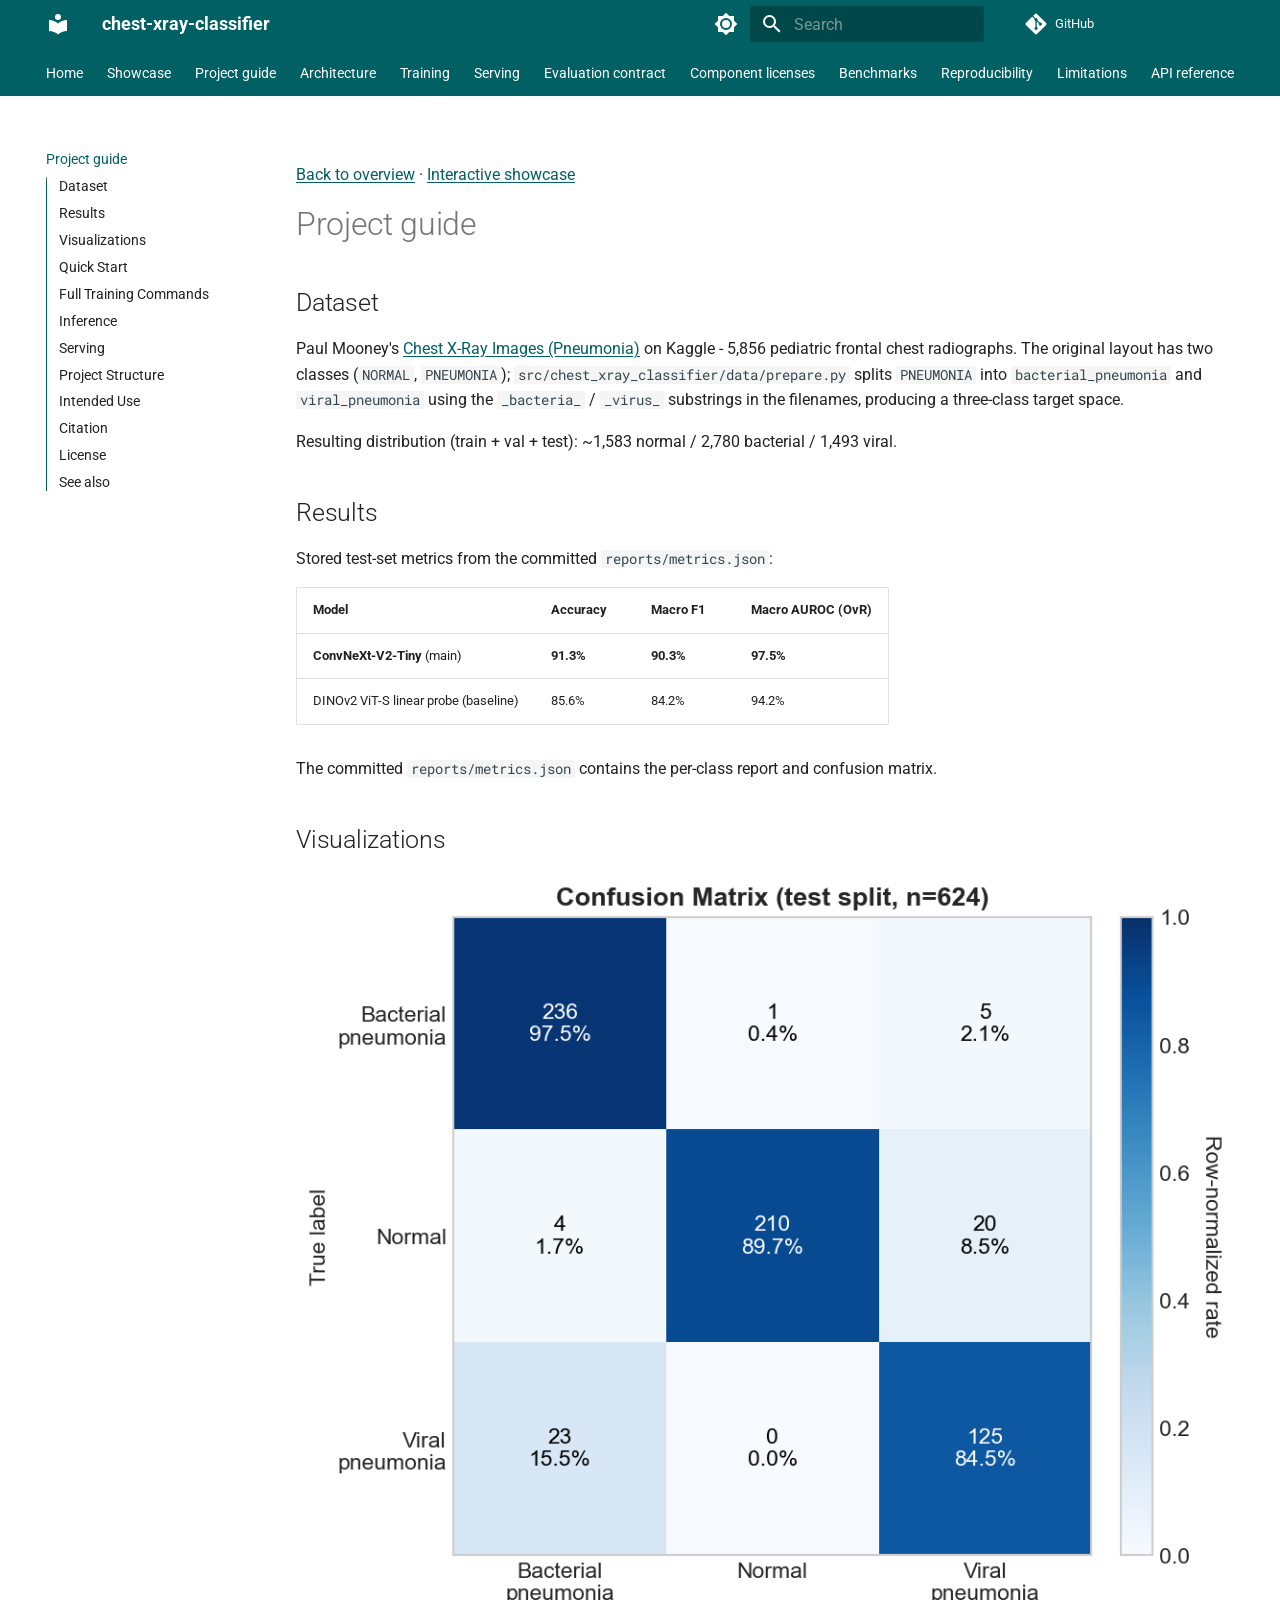
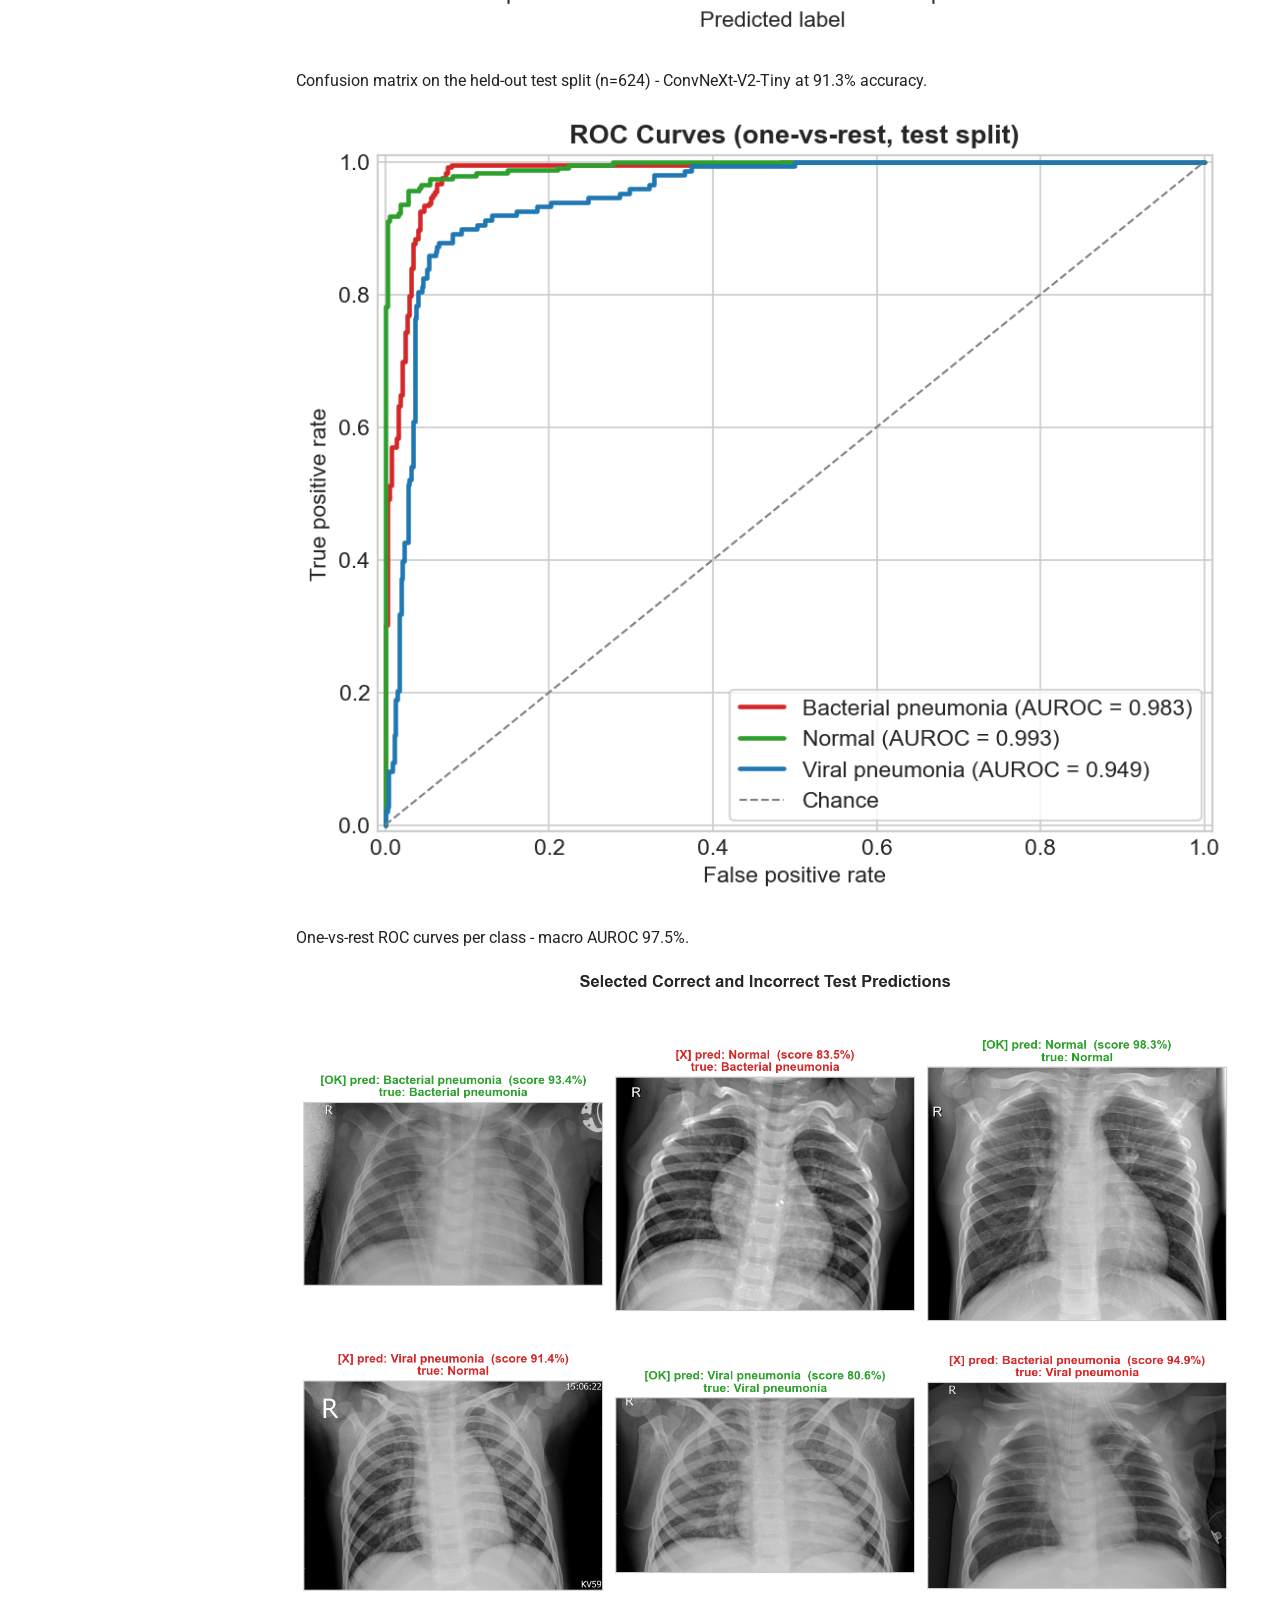
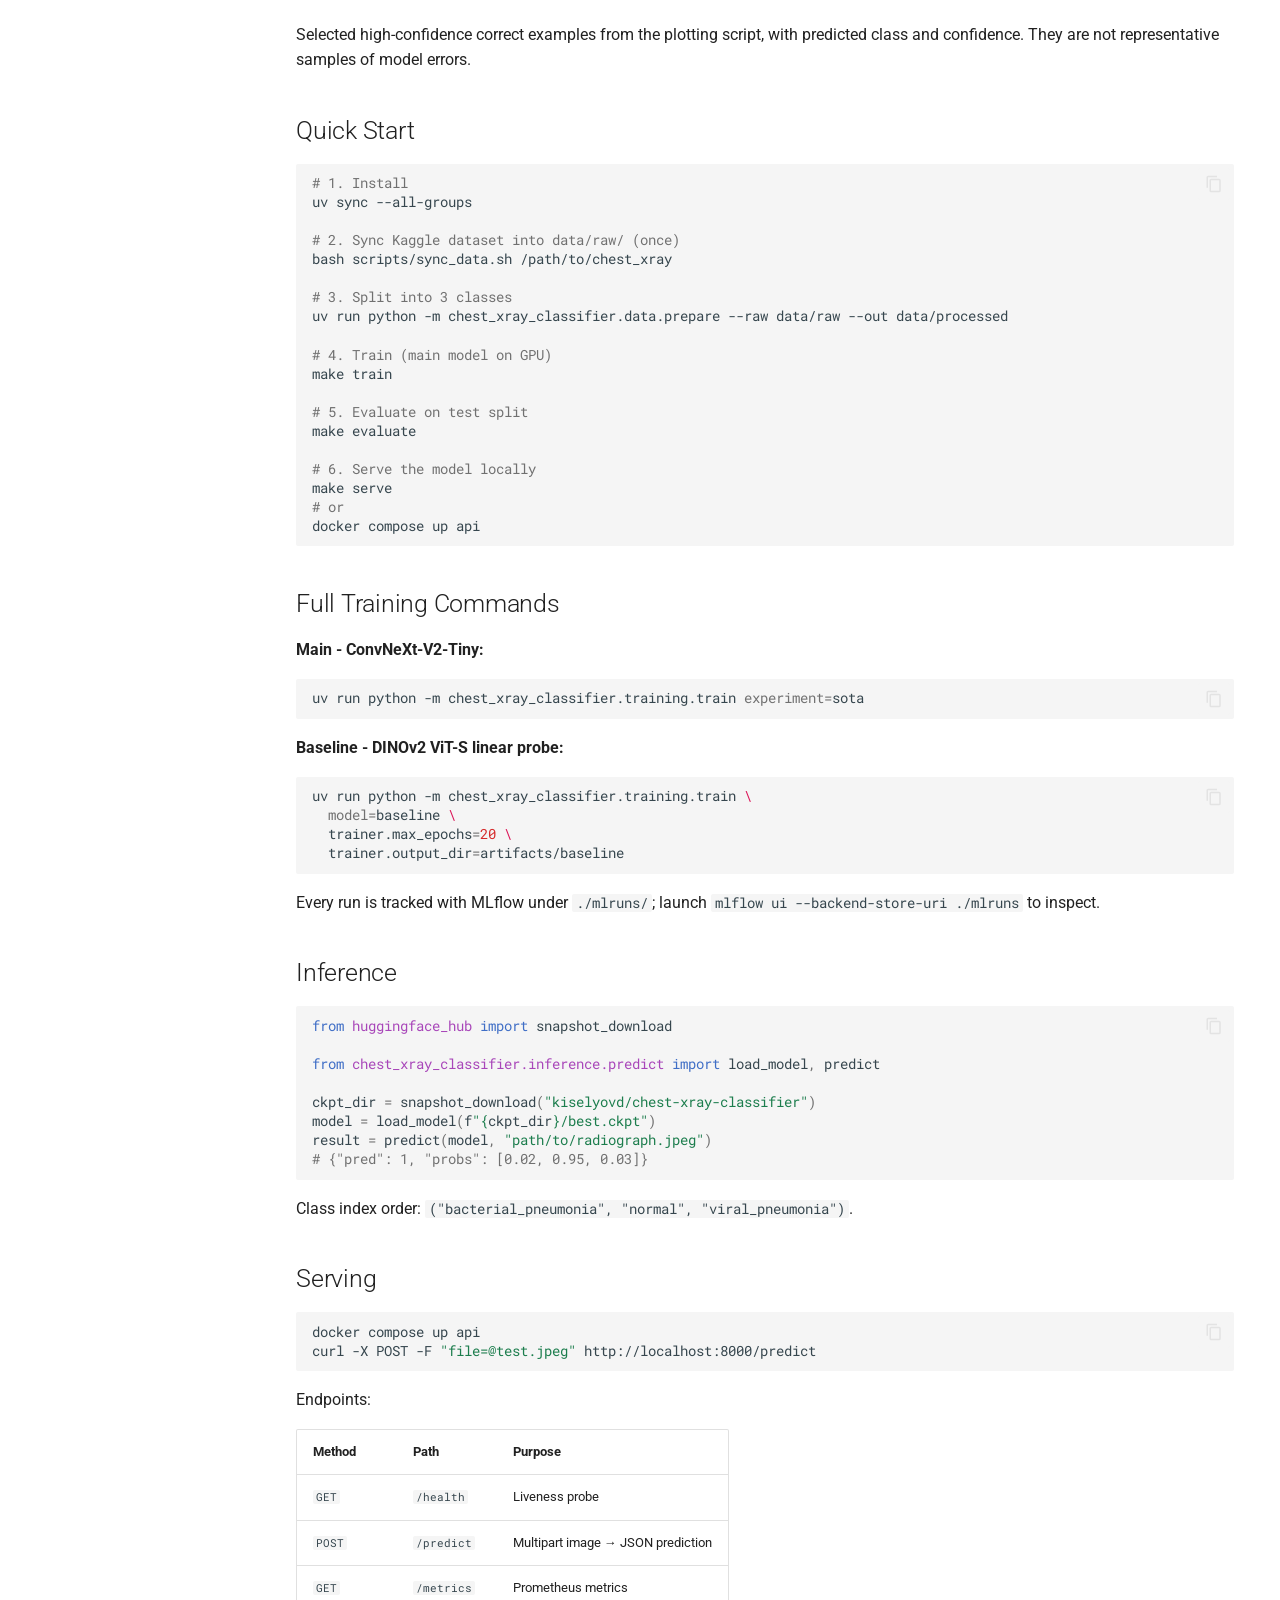
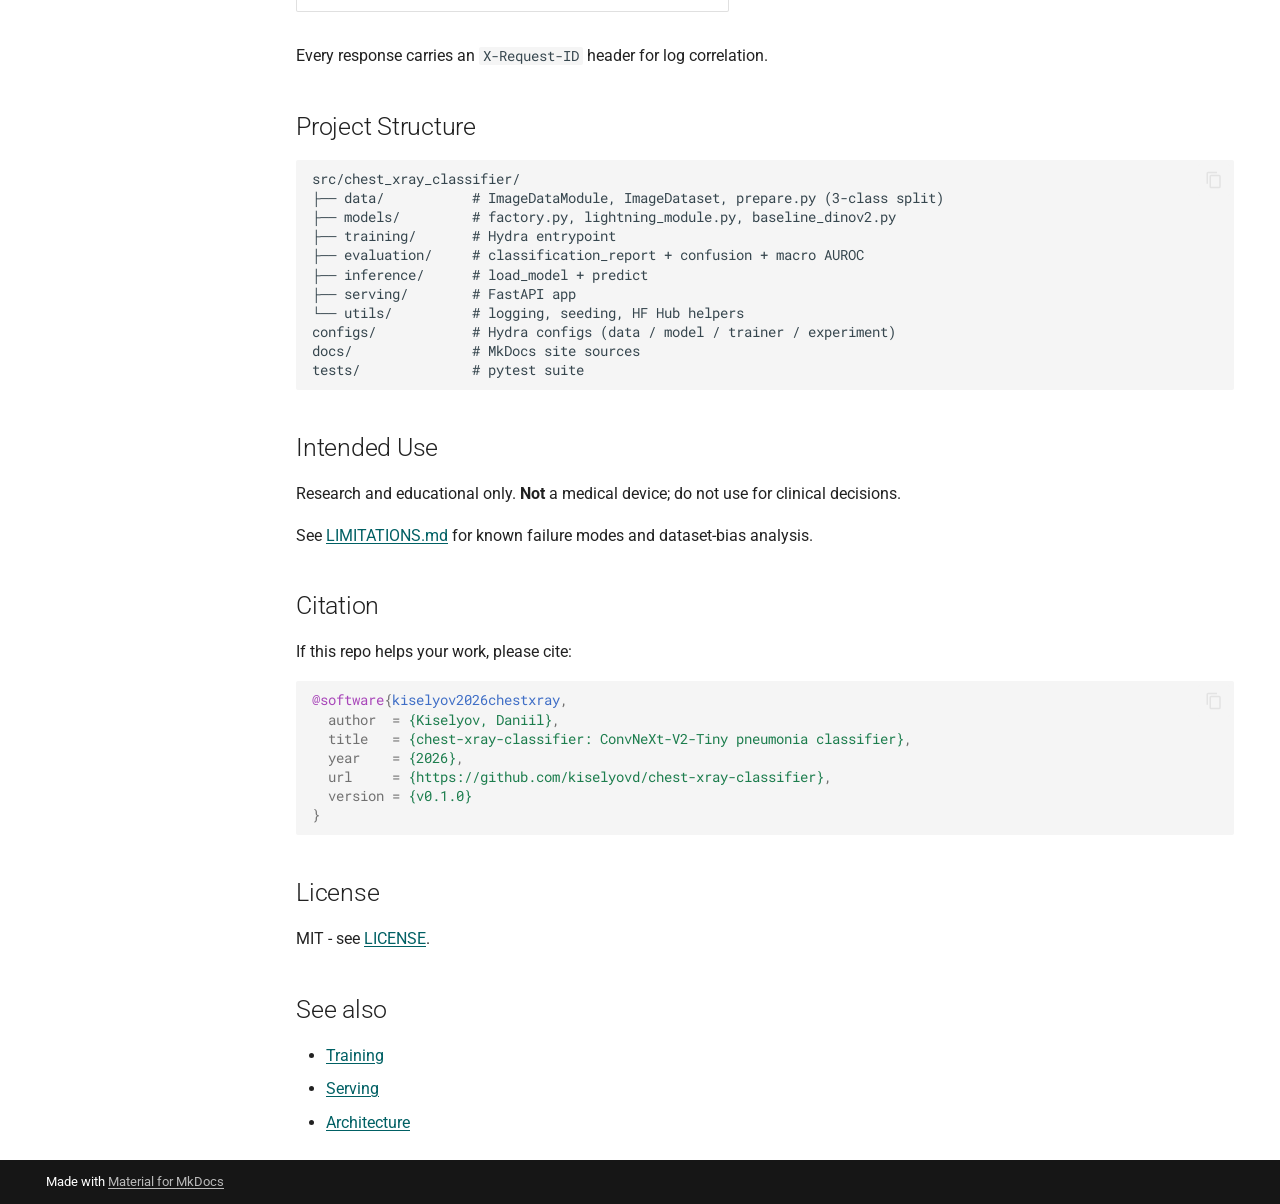
<file: project-guide/index.html>
<!doctype html>
<html lang="en" class="no-js">
  <head>
    
      <meta charset="utf-8">
      <meta name="viewport" content="width=device-width,initial-scale=1">
      
        <meta name="description" content="Production-grade 3-class chest X-ray classifier (normal / bacterial pneumonia / viral pneumonia).">
      
      
      
      
        <link rel="prev" href="../showcase/">
      
      
        <link rel="next" href="../architecture/">
      
      
        
      
      
      <link rel="icon" href="../assets/images/favicon.png">
      <meta name="generator" content="mkdocs-1.6.1, mkdocs-material-9.7.6">
    
    
      
        <title>Project guide - chest-xray-classifier</title>
      
    
    
      <link rel="stylesheet" href="../assets/stylesheets/main.484c7ddc.min.css">
      
        
        <link rel="stylesheet" href="../assets/stylesheets/palette.ab4e12ef.min.css">
      
      


    
    
      
    
    
      
        
        
        <link rel="preconnect" href="https://fonts.gstatic.com" crossorigin>
        <link rel="stylesheet" href="https://fonts.googleapis.com/css?family=Roboto:300,300i,400,400i,700,700i%7CRoboto+Mono:400,400i,700,700i&display=fallback">
        <style>:root{--md-text-font:"Roboto";--md-code-font:"Roboto Mono"}</style>
      
    
    
      <link rel="stylesheet" href="../assets/_mkdocstrings.css">
    
      <link rel="stylesheet" href="../assets/accessibility.css?v=20261015-a11y4">
    
      <link rel="stylesheet" href="../assets/showcase/explorer.css">
    
    <script>__md_scope=new URL("..",location),__md_hash=e=>[...e].reduce(((e,_)=>(e<<5)-e+_.charCodeAt(0)),0),__md_get=(e,_=localStorage,t=__md_scope)=>JSON.parse(_.getItem(t.pathname+"."+e)),__md_set=(e,_,t=localStorage,a=__md_scope)=>{try{t.setItem(a.pathname+"."+e,JSON.stringify(_))}catch(e){}}</script>
    
      

    
    
  </head>
  
  
    
    
      
    
    
    
    
    <body dir="ltr" data-md-color-scheme="default" data-md-color-primary="cyan" data-md-color-accent="cyan">
  
    
    <input class="md-toggle" data-md-toggle="drawer" type="checkbox" id="__drawer" autocomplete="off">
    <input class="md-toggle" data-md-toggle="search" type="checkbox" id="__search" autocomplete="off">
    <label class="md-overlay" for="__drawer"></label>
    <div data-md-component="skip">
      
        
        <a href="#project-guide" class="md-skip">
          Skip to content
        </a>
      
    </div>
    <div data-md-component="announce">
      
    </div>
    
    
      

<header class="md-header" data-md-component="header">
  <nav class="md-header__inner md-grid" aria-label="Header">
    <a href=".." title="chest-xray-classifier" class="md-header__button md-logo" aria-label="chest-xray-classifier" data-md-component="logo">
      
  
  <svg xmlns="http://www.w3.org/2000/svg" viewBox="0 0 24 24"><path d="M12 8a3 3 0 0 0 3-3 3 3 0 0 0-3-3 3 3 0 0 0-3 3 3 3 0 0 0 3 3m0 3.54C9.64 9.35 6.5 8 3 8v11c3.5 0 6.64 1.35 9 3.54 2.36-2.19 5.5-3.54 9-3.54V8c-3.5 0-6.64 1.35-9 3.54"/></svg>

    </a>
    <label class="md-header__button md-icon" for="__drawer">
      
      <svg xmlns="http://www.w3.org/2000/svg" viewBox="0 0 24 24"><path d="M3 6h18v2H3zm0 5h18v2H3zm0 5h18v2H3z"/></svg>
    </label>
    <div class="md-header__title" data-md-component="header-title">
      <div class="md-header__ellipsis">
        <div class="md-header__topic">
          <span class="md-ellipsis">
            chest-xray-classifier
          </span>
        </div>
        <div class="md-header__topic" data-md-component="header-topic">
          <span class="md-ellipsis">
            
              Project guide
            
          </span>
        </div>
      </div>
    </div>
    
      
        <form class="md-header__option" data-md-component="palette">
  
    
    
    
    <input class="md-option" data-md-color-media="(prefers-color-scheme: light)" data-md-color-scheme="default" data-md-color-primary="cyan" data-md-color-accent="cyan"  aria-label="Switch to dark mode"  type="radio" name="__palette" id="__palette_0">
    
      <label class="md-header__button md-icon" title="Switch to dark mode" for="__palette_1" hidden>
        <svg xmlns="http://www.w3.org/2000/svg" viewBox="0 0 24 24"><path d="M12 8a4 4 0 0 0-4 4 4 4 0 0 0 4 4 4 4 0 0 0 4-4 4 4 0 0 0-4-4m0 10a6 6 0 0 1-6-6 6 6 0 0 1 6-6 6 6 0 0 1 6 6 6 6 0 0 1-6 6m8-9.31V4h-4.69L12 .69 8.69 4H4v4.69L.69 12 4 15.31V20h4.69L12 23.31 15.31 20H20v-4.69L23.31 12z"/></svg>
      </label>
    
  
    
    
    
    <input class="md-option" data-md-color-media="(prefers-color-scheme: dark)" data-md-color-scheme="slate" data-md-color-primary="cyan" data-md-color-accent="cyan"  aria-label="Switch to light mode"  type="radio" name="__palette" id="__palette_1">
    
      <label class="md-header__button md-icon" title="Switch to light mode" for="__palette_0" hidden>
        <svg xmlns="http://www.w3.org/2000/svg" viewBox="0 0 24 24"><path d="M12 18c-.89 0-1.74-.2-2.5-.55C11.56 16.5 13 14.42 13 12s-1.44-4.5-3.5-5.45C10.26 6.2 11.11 6 12 6a6 6 0 0 1 6 6 6 6 0 0 1-6 6m8-9.31V4h-4.69L12 .69 8.69 4H4v4.69L.69 12 4 15.31V20h4.69L12 23.31 15.31 20H20v-4.69L23.31 12z"/></svg>
      </label>
    
  
</form>
      
    
    
      <script>var palette=__md_get("__palette");if(palette&&palette.color){if("(prefers-color-scheme)"===palette.color.media){var media=matchMedia("(prefers-color-scheme: light)"),input=document.querySelector(media.matches?"[data-md-color-media='(prefers-color-scheme: light)']":"[data-md-color-media='(prefers-color-scheme: dark)']");palette.color.media=input.getAttribute("data-md-color-media"),palette.color.scheme=input.getAttribute("data-md-color-scheme"),palette.color.primary=input.getAttribute("data-md-color-primary"),palette.color.accent=input.getAttribute("data-md-color-accent")}for(var[key,value]of Object.entries(palette.color))document.body.setAttribute("data-md-color-"+key,value)}</script>
    
    
    
      
      
        <label class="md-header__button md-icon" for="__search">
          
          <svg xmlns="http://www.w3.org/2000/svg" viewBox="0 0 24 24"><path d="M9.5 3A6.5 6.5 0 0 1 16 9.5c0 1.61-.59 3.09-1.56 4.23l.27.27h.79l5 5-1.5 1.5-5-5v-.79l-.27-.27A6.52 6.52 0 0 1 9.5 16 6.5 6.5 0 0 1 3 9.5 6.5 6.5 0 0 1 9.5 3m0 2C7 5 5 7 5 9.5S7 14 9.5 14 14 12 14 9.5 12 5 9.5 5"/></svg>
        </label>
        <div class="md-search" data-md-component="search" role="dialog">
  <label class="md-search__overlay" for="__search"></label>
  <div class="md-search__inner" role="search">
    <form class="md-search__form" name="search">
      <input type="text" class="md-search__input" name="query" aria-label="Search" placeholder="Search" autocapitalize="off" autocorrect="off" autocomplete="off" spellcheck="false" data-md-component="search-query" required>
      <label class="md-search__icon md-icon" for="__search">
        
        <svg xmlns="http://www.w3.org/2000/svg" viewBox="0 0 24 24"><path d="M9.5 3A6.5 6.5 0 0 1 16 9.5c0 1.61-.59 3.09-1.56 4.23l.27.27h.79l5 5-1.5 1.5-5-5v-.79l-.27-.27A6.52 6.52 0 0 1 9.5 16 6.5 6.5 0 0 1 3 9.5 6.5 6.5 0 0 1 9.5 3m0 2C7 5 5 7 5 9.5S7 14 9.5 14 14 12 14 9.5 12 5 9.5 5"/></svg>
        
        <svg xmlns="http://www.w3.org/2000/svg" viewBox="0 0 24 24"><path d="M20 11v2H8l5.5 5.5-1.42 1.42L4.16 12l7.92-7.92L13.5 5.5 8 11z"/></svg>
      </label>
      <nav class="md-search__options" aria-label="Search">
        
        <button type="reset" class="md-search__icon md-icon" title="Clear" aria-label="Clear" tabindex="-1">
          
          <svg xmlns="http://www.w3.org/2000/svg" viewBox="0 0 24 24"><path d="M19 6.41 17.59 5 12 10.59 6.41 5 5 6.41 10.59 12 5 17.59 6.41 19 12 13.41 17.59 19 19 17.59 13.41 12z"/></svg>
        </button>
      </nav>
      
        <div class="md-search__suggest" data-md-component="search-suggest"></div>
      
    </form>
    <div class="md-search__output">
      <div class="md-search__scrollwrap" tabindex="0" data-md-scrollfix>
        <div class="md-search-result" data-md-component="search-result">
          <div class="md-search-result__meta">
            Initializing search
          </div>
          <ol class="md-search-result__list" role="presentation"></ol>
        </div>
      </div>
    </div>
  </div>
</div>
      
    
    
      <div class="md-header__source">
        <a href="https://github.com/kiselyovd/chest-xray-classifier" title="Go to repository" class="md-source" data-md-component="source">
  <div class="md-source__icon md-icon">
    
    <svg xmlns="http://www.w3.org/2000/svg" viewBox="0 0 448 512"><!--! Font Awesome Free 7.1.0 by @fontawesome - https://fontawesome.com License - https://fontawesome.com/license/free (Icons: CC BY 4.0, Fonts: SIL OFL 1.1, Code: MIT License) Copyright 2025 Fonticons, Inc.--><path d="M439.6 236.1 244 40.5c-5.4-5.5-12.8-8.5-20.4-8.5s-15 3-20.4 8.4L162.5 81l51.5 51.5c27.1-9.1 52.7 16.8 43.4 43.7l49.7 49.7c34.2-11.8 61.2 31 35.5 56.7-26.5 26.5-70.2-2.9-56-37.3L240.3 199v121.9c25.3 12.5 22.3 41.8 9.1 55-6.4 6.4-15.2 10.1-24.3 10.1s-17.8-3.6-24.3-10.1c-17.6-17.6-11.1-46.9 11.2-56v-123c-20.8-8.5-24.6-30.7-18.6-45L142.6 101 8.5 235.1C3 240.6 0 247.9 0 255.5s3 15 8.5 20.4l195.6 195.7c5.4 5.4 12.7 8.4 20.4 8.4s15-3 20.4-8.4l194.7-194.7c5.4-5.4 8.4-12.8 8.4-20.4s-3-15-8.4-20.4"/></svg>
  </div>
  <div class="md-source__repository">
    GitHub
  </div>
</a>
      </div>
    
  </nav>
  
</header>
    
    <div class="md-container" data-md-component="container">
      
      
        
          
            
<nav class="md-tabs" aria-label="Tabs" data-md-component="tabs">
  <div class="md-grid">
    <ul class="md-tabs__list">
      
        
  
  
  
  
    <li class="md-tabs__item">
      <a href=".." class="md-tabs__link">
        
  
  
    
  
  Home

      </a>
    </li>
  

      
        
  
  
  
  
    <li class="md-tabs__item">
      <a href="../showcase/" class="md-tabs__link">
        
  
  
    
  
  Showcase

      </a>
    </li>
  

      
        
  
  
  
    
  
  
    <li class="md-tabs__item md-tabs__item--active">
      <a href="./" class="md-tabs__link">
        
  
  
    
  
  Project guide

      </a>
    </li>
  

      
        
  
  
  
  
    <li class="md-tabs__item">
      <a href="../architecture/" class="md-tabs__link">
        
  
  
    
  
  Architecture

      </a>
    </li>
  

      
        
  
  
  
  
    <li class="md-tabs__item">
      <a href="../training/" class="md-tabs__link">
        
  
  
    
  
  Training

      </a>
    </li>
  

      
        
  
  
  
  
    <li class="md-tabs__item">
      <a href="../serving/" class="md-tabs__link">
        
  
  
    
  
  Serving

      </a>
    </li>
  

      
        
  
  
  
  
    <li class="md-tabs__item">
      <a href="../EVALUATION/" class="md-tabs__link">
        
  
  
    
  
  Evaluation contract

      </a>
    </li>
  

      
        
  
  
  
  
    <li class="md-tabs__item">
      <a href="../LICENSES/" class="md-tabs__link">
        
  
  
    
  
  Component licenses

      </a>
    </li>
  

      
        
  
  
  
  
    <li class="md-tabs__item">
      <a href="../BENCHMARKS/" class="md-tabs__link">
        
  
  
    
  
  Benchmarks

      </a>
    </li>
  

      
        
  
  
  
  
    <li class="md-tabs__item">
      <a href="../REPRODUCIBILITY/" class="md-tabs__link">
        
  
  
    
  
  Reproducibility

      </a>
    </li>
  

      
        
  
  
  
  
    <li class="md-tabs__item">
      <a href="../LIMITATIONS/" class="md-tabs__link">
        
  
  
    
  
  Limitations

      </a>
    </li>
  

      
        
  
  
  
  
    <li class="md-tabs__item">
      <a href="../api/" class="md-tabs__link">
        
  
  
    
  
  API reference

      </a>
    </li>
  

      
    </ul>
  </div>
</nav>
          
        
      
      <main class="md-main" data-md-component="main">
        <div class="md-main__inner md-grid">
          
            
              
              <div class="md-sidebar md-sidebar--primary" data-md-component="sidebar" data-md-type="navigation" >
                <div class="md-sidebar__scrollwrap">
                  <div class="md-sidebar__inner">
                    


  


  

<nav class="md-nav md-nav--primary md-nav--lifted md-nav--integrated" aria-label="Navigation" data-md-level="0">
  <label class="md-nav__title" for="__drawer">
    <a href=".." title="chest-xray-classifier" class="md-nav__button md-logo" aria-label="chest-xray-classifier" data-md-component="logo">
      
  
  <svg xmlns="http://www.w3.org/2000/svg" viewBox="0 0 24 24"><path d="M12 8a3 3 0 0 0 3-3 3 3 0 0 0-3-3 3 3 0 0 0-3 3 3 3 0 0 0 3 3m0 3.54C9.64 9.35 6.5 8 3 8v11c3.5 0 6.64 1.35 9 3.54 2.36-2.19 5.5-3.54 9-3.54V8c-3.5 0-6.64 1.35-9 3.54"/></svg>

    </a>
    chest-xray-classifier
  </label>
  
    <div class="md-nav__source">
      <a href="https://github.com/kiselyovd/chest-xray-classifier" title="Go to repository" class="md-source" data-md-component="source">
  <div class="md-source__icon md-icon">
    
    <svg xmlns="http://www.w3.org/2000/svg" viewBox="0 0 448 512"><!--! Font Awesome Free 7.1.0 by @fontawesome - https://fontawesome.com License - https://fontawesome.com/license/free (Icons: CC BY 4.0, Fonts: SIL OFL 1.1, Code: MIT License) Copyright 2025 Fonticons, Inc.--><path d="M439.6 236.1 244 40.5c-5.4-5.5-12.8-8.5-20.4-8.5s-15 3-20.4 8.4L162.5 81l51.5 51.5c27.1-9.1 52.7 16.8 43.4 43.7l49.7 49.7c34.2-11.8 61.2 31 35.5 56.7-26.5 26.5-70.2-2.9-56-37.3L240.3 199v121.9c25.3 12.5 22.3 41.8 9.1 55-6.4 6.4-15.2 10.1-24.3 10.1s-17.8-3.6-24.3-10.1c-17.6-17.6-11.1-46.9 11.2-56v-123c-20.8-8.5-24.6-30.7-18.6-45L142.6 101 8.5 235.1C3 240.6 0 247.9 0 255.5s3 15 8.5 20.4l195.6 195.7c5.4 5.4 12.7 8.4 20.4 8.4s15-3 20.4-8.4l194.7-194.7c5.4-5.4 8.4-12.8 8.4-20.4s-3-15-8.4-20.4"/></svg>
  </div>
  <div class="md-source__repository">
    GitHub
  </div>
</a>
    </div>
  
  <ul class="md-nav__list" data-md-scrollfix>
    
      
      
  
  
  
  
    <li class="md-nav__item">
      <a href=".." class="md-nav__link">
        
  
  
  <span class="md-ellipsis">
    
  
    Home
  

    
  </span>
  
  

      </a>
    </li>
  

    
      
      
  
  
  
  
    <li class="md-nav__item">
      <a href="../showcase/" class="md-nav__link">
        
  
  
  <span class="md-ellipsis">
    
  
    Showcase
  

    
  </span>
  
  

      </a>
    </li>
  

    
      
      
  
  
    
  
  
  
    <li class="md-nav__item md-nav__item--active">
      
      <input class="md-nav__toggle md-toggle" type="checkbox" id="__toc">
      
      
        
      
      
        <label class="md-nav__link md-nav__link--active" for="__toc">
          
  
  
  <span class="md-ellipsis">
    
  
    Project guide
  

    
  </span>
  
  

          <span class="md-nav__icon md-icon"></span>
        </label>
      
      <a href="./" class="md-nav__link md-nav__link--active">
        
  
  
  <span class="md-ellipsis">
    
  
    Project guide
  

    
  </span>
  
  

      </a>
      
        

<nav class="md-nav md-nav--secondary" aria-label="Table of contents">
  
  
  
    
  
  
    <label class="md-nav__title" for="__toc">
      <span class="md-nav__icon md-icon"></span>
      Table of contents
    </label>
    <ul class="md-nav__list" data-md-component="toc" data-md-scrollfix>
      
        <li class="md-nav__item">
  <a href="#dataset" class="md-nav__link">
    <span class="md-ellipsis">
      
        Dataset
      
    </span>
  </a>
  
</li>
      
        <li class="md-nav__item">
  <a href="#results" class="md-nav__link">
    <span class="md-ellipsis">
      
        Results
      
    </span>
  </a>
  
</li>
      
        <li class="md-nav__item">
  <a href="#visualizations" class="md-nav__link">
    <span class="md-ellipsis">
      
        Visualizations
      
    </span>
  </a>
  
</li>
      
        <li class="md-nav__item">
  <a href="#quick-start" class="md-nav__link">
    <span class="md-ellipsis">
      
        Quick Start
      
    </span>
  </a>
  
</li>
      
        <li class="md-nav__item">
  <a href="#full-training-commands" class="md-nav__link">
    <span class="md-ellipsis">
      
        Full Training Commands
      
    </span>
  </a>
  
</li>
      
        <li class="md-nav__item">
  <a href="#inference" class="md-nav__link">
    <span class="md-ellipsis">
      
        Inference
      
    </span>
  </a>
  
</li>
      
        <li class="md-nav__item">
  <a href="#serving" class="md-nav__link">
    <span class="md-ellipsis">
      
        Serving
      
    </span>
  </a>
  
</li>
      
        <li class="md-nav__item">
  <a href="#project-structure" class="md-nav__link">
    <span class="md-ellipsis">
      
        Project Structure
      
    </span>
  </a>
  
</li>
      
        <li class="md-nav__item">
  <a href="#intended-use" class="md-nav__link">
    <span class="md-ellipsis">
      
        Intended Use
      
    </span>
  </a>
  
</li>
      
        <li class="md-nav__item">
  <a href="#citation" class="md-nav__link">
    <span class="md-ellipsis">
      
        Citation
      
    </span>
  </a>
  
</li>
      
        <li class="md-nav__item">
  <a href="#license" class="md-nav__link">
    <span class="md-ellipsis">
      
        License
      
    </span>
  </a>
  
</li>
      
        <li class="md-nav__item">
  <a href="#see-also" class="md-nav__link">
    <span class="md-ellipsis">
      
        See also
      
    </span>
  </a>
  
</li>
      
    </ul>
  
</nav>
      
    </li>
  

    
      
      
  
  
  
  
    <li class="md-nav__item">
      <a href="../architecture/" class="md-nav__link">
        
  
  
  <span class="md-ellipsis">
    
  
    Architecture
  

    
  </span>
  
  

      </a>
    </li>
  

    
      
      
  
  
  
  
    <li class="md-nav__item">
      <a href="../training/" class="md-nav__link">
        
  
  
  <span class="md-ellipsis">
    
  
    Training
  

    
  </span>
  
  

      </a>
    </li>
  

    
      
      
  
  
  
  
    <li class="md-nav__item">
      <a href="../serving/" class="md-nav__link">
        
  
  
  <span class="md-ellipsis">
    
  
    Serving
  

    
  </span>
  
  

      </a>
    </li>
  

    
      
      
  
  
  
  
    <li class="md-nav__item">
      <a href="../EVALUATION/" class="md-nav__link">
        
  
  
  <span class="md-ellipsis">
    
  
    Evaluation contract
  

    
  </span>
  
  

      </a>
    </li>
  

    
      
      
  
  
  
  
    <li class="md-nav__item">
      <a href="../LICENSES/" class="md-nav__link">
        
  
  
  <span class="md-ellipsis">
    
  
    Component licenses
  

    
  </span>
  
  

      </a>
    </li>
  

    
      
      
  
  
  
  
    <li class="md-nav__item">
      <a href="../BENCHMARKS/" class="md-nav__link">
        
  
  
  <span class="md-ellipsis">
    
  
    Benchmarks
  

    
  </span>
  
  

      </a>
    </li>
  

    
      
      
  
  
  
  
    <li class="md-nav__item">
      <a href="../REPRODUCIBILITY/" class="md-nav__link">
        
  
  
  <span class="md-ellipsis">
    
  
    Reproducibility
  

    
  </span>
  
  

      </a>
    </li>
  

    
      
      
  
  
  
  
    <li class="md-nav__item">
      <a href="../LIMITATIONS/" class="md-nav__link">
        
  
  
  <span class="md-ellipsis">
    
  
    Limitations
  

    
  </span>
  
  

      </a>
    </li>
  

    
      
      
  
  
  
  
    <li class="md-nav__item">
      <a href="../api/" class="md-nav__link">
        
  
  
  <span class="md-ellipsis">
    
  
    API reference
  

    
  </span>
  
  

      </a>
    </li>
  

    
  </ul>
</nav>
                  </div>
                </div>
              </div>
            
            
          
          
            <div class="md-content" data-md-component="content">
              
              <article class="md-content__inner md-typeset">
                
                  


  
  


<p><a href="../">Back to overview</a> · <a href="../showcase/">Interactive showcase</a></p>
<h1 id="project-guide">Project guide</h1>
<h2 id="dataset">Dataset</h2>
<p>Paul Mooney's <a href="https://www.kaggle.com/datasets/paultimothymooney/chest-xray-pneumonia">Chest X-Ray Images (Pneumonia)</a> on Kaggle - 5,856 pediatric frontal chest radiographs. The original layout has two classes (<code>NORMAL</code>, <code>PNEUMONIA</code>); <code>src/chest_xray_classifier/data/prepare.py</code> splits <code>PNEUMONIA</code> into <code>bacterial_pneumonia</code> and <code>viral_pneumonia</code> using the <code>_bacteria_</code> / <code>_virus_</code> substrings in the filenames, producing a three-class target space.</p>
<p>Resulting distribution (train + val + test): ~1,583 normal / 2,780 bacterial / 1,493 viral.</p>
<h2 id="results">Results</h2>
<p>Stored test-set metrics from the committed <code>reports/metrics.json</code>:</p>
<table>
<thead>
<tr>
<th>Model</th>
<th>Accuracy</th>
<th>Macro F1</th>
<th>Macro AUROC (OvR)</th>
</tr>
</thead>
<tbody>
<tr>
<td><strong>ConvNeXt-V2-Tiny</strong> (main)</td>
<td><strong>91.3%</strong></td>
<td><strong>90.3%</strong></td>
<td><strong>97.5%</strong></td>
</tr>
<tr>
<td>DINOv2 ViT-S linear probe (baseline)</td>
<td>85.6%</td>
<td>84.2%</td>
<td>94.2%</td>
</tr>
</tbody>
</table>
<p>The committed <code>reports/metrics.json</code> contains the per-class report and confusion matrix.</p>
<h2 id="visualizations">Visualizations</h2>
<p><img alt="Test-set confusion matrix" src="../images/confusion_matrix.png" /></p>
<p>Confusion matrix on the held-out test split (n=624) - ConvNeXt-V2-Tiny at 91.3% accuracy.</p>
<p><img alt="Per-class ROC curves" src="../images/roc_curves.png" /></p>
<p>One-vs-rest ROC curves per class - macro AUROC 97.5%.</p>
<p><img alt="Selected high-confidence correct predictions" src="../images/sample_predictions.png" /></p>
<p>Selected high-confidence correct examples from the plotting script, with predicted class and confidence. They are not representative samples of model errors.</p>
<h2 id="quick-start">Quick Start</h2>
<div class="highlight"><pre><span></span><code><span class="c1"># 1. Install</span>
uv<span class="w"> </span>sync<span class="w"> </span>--all-groups

<span class="c1"># 2. Sync Kaggle dataset into data/raw/ (once)</span>
bash<span class="w"> </span>scripts/sync_data.sh<span class="w"> </span>/path/to/chest_xray

<span class="c1"># 3. Split into 3 classes</span>
uv<span class="w"> </span>run<span class="w"> </span>python<span class="w"> </span>-m<span class="w"> </span>chest_xray_classifier.data.prepare<span class="w"> </span>--raw<span class="w"> </span>data/raw<span class="w"> </span>--out<span class="w"> </span>data/processed

<span class="c1"># 4. Train (main model on GPU)</span>
make<span class="w"> </span>train

<span class="c1"># 5. Evaluate on test split</span>
make<span class="w"> </span>evaluate

<span class="c1"># 6. Serve the model locally</span>
make<span class="w"> </span>serve
<span class="c1"># or</span>
docker<span class="w"> </span>compose<span class="w"> </span>up<span class="w"> </span>api
</code></pre></div>
<h2 id="full-training-commands">Full Training Commands</h2>
<p><strong>Main - ConvNeXt-V2-Tiny:</strong></p>
<div class="highlight"><pre><span></span><code>uv<span class="w"> </span>run<span class="w"> </span>python<span class="w"> </span>-m<span class="w"> </span>chest_xray_classifier.training.train<span class="w"> </span><span class="nv">experiment</span><span class="o">=</span>sota
</code></pre></div>
<p><strong>Baseline - DINOv2 ViT-S linear probe:</strong></p>
<div class="highlight"><pre><span></span><code>uv<span class="w"> </span>run<span class="w"> </span>python<span class="w"> </span>-m<span class="w"> </span>chest_xray_classifier.training.train<span class="w"> </span><span class="se">\</span>
<span class="w">  </span><span class="nv">model</span><span class="o">=</span>baseline<span class="w"> </span><span class="se">\</span>
<span class="w">  </span>trainer.max_epochs<span class="o">=</span><span class="m">20</span><span class="w"> </span><span class="se">\</span>
<span class="w">  </span>trainer.output_dir<span class="o">=</span>artifacts/baseline
</code></pre></div>
<p>Every run is tracked with MLflow under <code>./mlruns/</code>; launch <code>mlflow ui --backend-store-uri ./mlruns</code> to inspect.</p>
<h2 id="inference">Inference</h2>
<div class="highlight"><pre><span></span><code><span class="kn">from</span><span class="w"> </span><span class="nn">huggingface_hub</span><span class="w"> </span><span class="kn">import</span> <span class="n">snapshot_download</span>

<span class="kn">from</span><span class="w"> </span><span class="nn">chest_xray_classifier.inference.predict</span><span class="w"> </span><span class="kn">import</span> <span class="n">load_model</span><span class="p">,</span> <span class="n">predict</span>

<span class="n">ckpt_dir</span> <span class="o">=</span> <span class="n">snapshot_download</span><span class="p">(</span><span class="s2">&quot;kiselyovd/chest-xray-classifier&quot;</span><span class="p">)</span>
<span class="n">model</span> <span class="o">=</span> <span class="n">load_model</span><span class="p">(</span><span class="sa">f</span><span class="s2">&quot;</span><span class="si">{</span><span class="n">ckpt_dir</span><span class="si">}</span><span class="s2">/best.ckpt&quot;</span><span class="p">)</span>
<span class="n">result</span> <span class="o">=</span> <span class="n">predict</span><span class="p">(</span><span class="n">model</span><span class="p">,</span> <span class="s2">&quot;path/to/radiograph.jpeg&quot;</span><span class="p">)</span>
<span class="c1"># {&quot;pred&quot;: 1, &quot;probs&quot;: [0.02, 0.95, 0.03]}</span>
</code></pre></div>
<p>Class index order: <code>("bacterial_pneumonia", "normal", "viral_pneumonia")</code>.</p>
<h2 id="serving">Serving</h2>
<div class="highlight"><pre><span></span><code>docker<span class="w"> </span>compose<span class="w"> </span>up<span class="w"> </span>api
curl<span class="w"> </span>-X<span class="w"> </span>POST<span class="w"> </span>-F<span class="w"> </span><span class="s2">&quot;file=@test.jpeg&quot;</span><span class="w"> </span>http://localhost:8000/predict
</code></pre></div>
<p>Endpoints:</p>
<table>
<thead>
<tr>
<th>Method</th>
<th>Path</th>
<th>Purpose</th>
</tr>
</thead>
<tbody>
<tr>
<td><code>GET</code></td>
<td><code>/health</code></td>
<td>Liveness probe</td>
</tr>
<tr>
<td><code>POST</code></td>
<td><code>/predict</code></td>
<td>Multipart image → JSON prediction</td>
</tr>
<tr>
<td><code>GET</code></td>
<td><code>/metrics</code></td>
<td>Prometheus metrics</td>
</tr>
</tbody>
</table>
<p>Every response carries an <code>X-Request-ID</code> header for log correlation.</p>
<h2 id="project-structure">Project Structure</h2>
<div class="highlight"><pre><span></span><code>src/chest_xray_classifier/
├── data/           # ImageDataModule, ImageDataset, prepare.py (3-class split)
├── models/         # factory.py, lightning_module.py, baseline_dinov2.py
├── training/       # Hydra entrypoint
├── evaluation/     # classification_report + confusion + macro AUROC
├── inference/      # load_model + predict
├── serving/        # FastAPI app
└── utils/          # logging, seeding, HF Hub helpers
configs/            # Hydra configs (data / model / trainer / experiment)
docs/               # MkDocs site sources
tests/              # pytest suite
</code></pre></div>
<h2 id="intended-use">Intended Use</h2>
<p>Research and educational only. <strong>Not</strong> a medical device; do not use for clinical decisions.</p>
<p>See <a href="../LIMITATIONS/">LIMITATIONS.md</a> for known failure modes and dataset-bias analysis.</p>
<h2 id="citation">Citation</h2>
<p>If this repo helps your work, please cite:</p>
<div class="highlight"><pre><span></span><code><span class="nc">@software</span><span class="p">{</span><span class="nl">kiselyov2026chestxray</span><span class="p">,</span>
<span class="w">  </span><span class="na">author</span><span class="w">  </span><span class="p">=</span><span class="w"> </span><span class="s">{Kiselyov, Daniil}</span><span class="p">,</span>
<span class="w">  </span><span class="na">title</span><span class="w">   </span><span class="p">=</span><span class="w"> </span><span class="s">{chest-xray-classifier: ConvNeXt-V2-Tiny pneumonia classifier}</span><span class="p">,</span>
<span class="w">  </span><span class="na">year</span><span class="w">    </span><span class="p">=</span><span class="w"> </span><span class="s">{2026}</span><span class="p">,</span>
<span class="w">  </span><span class="na">url</span><span class="w">     </span><span class="p">=</span><span class="w"> </span><span class="s">{https://github.com/kiselyovd/chest-xray-classifier}</span><span class="p">,</span>
<span class="w">  </span><span class="na">version</span><span class="w"> </span><span class="p">=</span><span class="w"> </span><span class="s">{v0.1.0}</span>
<span class="p">}</span>
</code></pre></div>
<h2 id="license">License</h2>
<p>MIT - see <a href="https://github.com/kiselyovd/chest-xray-classifier/blob/main/LICENSE">LICENSE</a>.</p>
<h2 id="see-also">See also</h2>
<ul>
<li><a href="../training/">Training</a></li>
<li><a href="../serving/">Serving</a></li>
<li><a href="../architecture/">Architecture</a></li>
</ul>












                
              </article>
            </div>
          
          
<script>var target=document.getElementById(location.hash.slice(1));target&&target.name&&(target.checked=target.name.startsWith("__tabbed_"))</script>
        </div>
        
          <button type="button" class="md-top md-icon" data-md-component="top" hidden>
  
  <svg xmlns="http://www.w3.org/2000/svg" viewBox="0 0 24 24"><path d="M13 20h-2V8l-5.5 5.5-1.42-1.42L12 4.16l7.92 7.92-1.42 1.42L13 8z"/></svg>
  Back to top
</button>
        
      </main>
      
        <footer class="md-footer">
  
  <div class="md-footer-meta md-typeset">
    <div class="md-footer-meta__inner md-grid">
      <div class="md-copyright">
  
  
    Made with
    <a href="https://squidfunk.github.io/mkdocs-material/" target="_blank" rel="noopener">
      Material for MkDocs
    </a>
  
</div>
      
    </div>
  </div>
</footer>
      
    </div>
    <div class="md-dialog" data-md-component="dialog">
      <div class="md-dialog__inner md-typeset"></div>
    </div>
    
    
    
      
      
      <script id="__config" type="application/json">{"annotate": null, "base": "..", "features": ["content.code.copy", "navigation.indexes", "navigation.tabs", "navigation.top", "toc.integrate", "search.highlight", "search.suggest"], "search": "../assets/javascripts/workers/search.2c215733.min.js", "tags": null, "translations": {"clipboard.copied": "Copied to clipboard", "clipboard.copy": "Copy to clipboard", "search.result.more.one": "1 more on this page", "search.result.more.other": "# more on this page", "search.result.none": "No matching documents", "search.result.one": "1 matching document", "search.result.other": "# matching documents", "search.result.placeholder": "Type to start searching", "search.result.term.missing": "Missing", "select.version": "Select version"}, "version": null}</script>
    
    
      <script src="../assets/javascripts/bundle.79ae519e.min.js"></script>
      
        <script src="../assets/showcase/explorer.js?v=20261015-a11y" type="module"></script>
      
    
  </body>
</html>
</file>
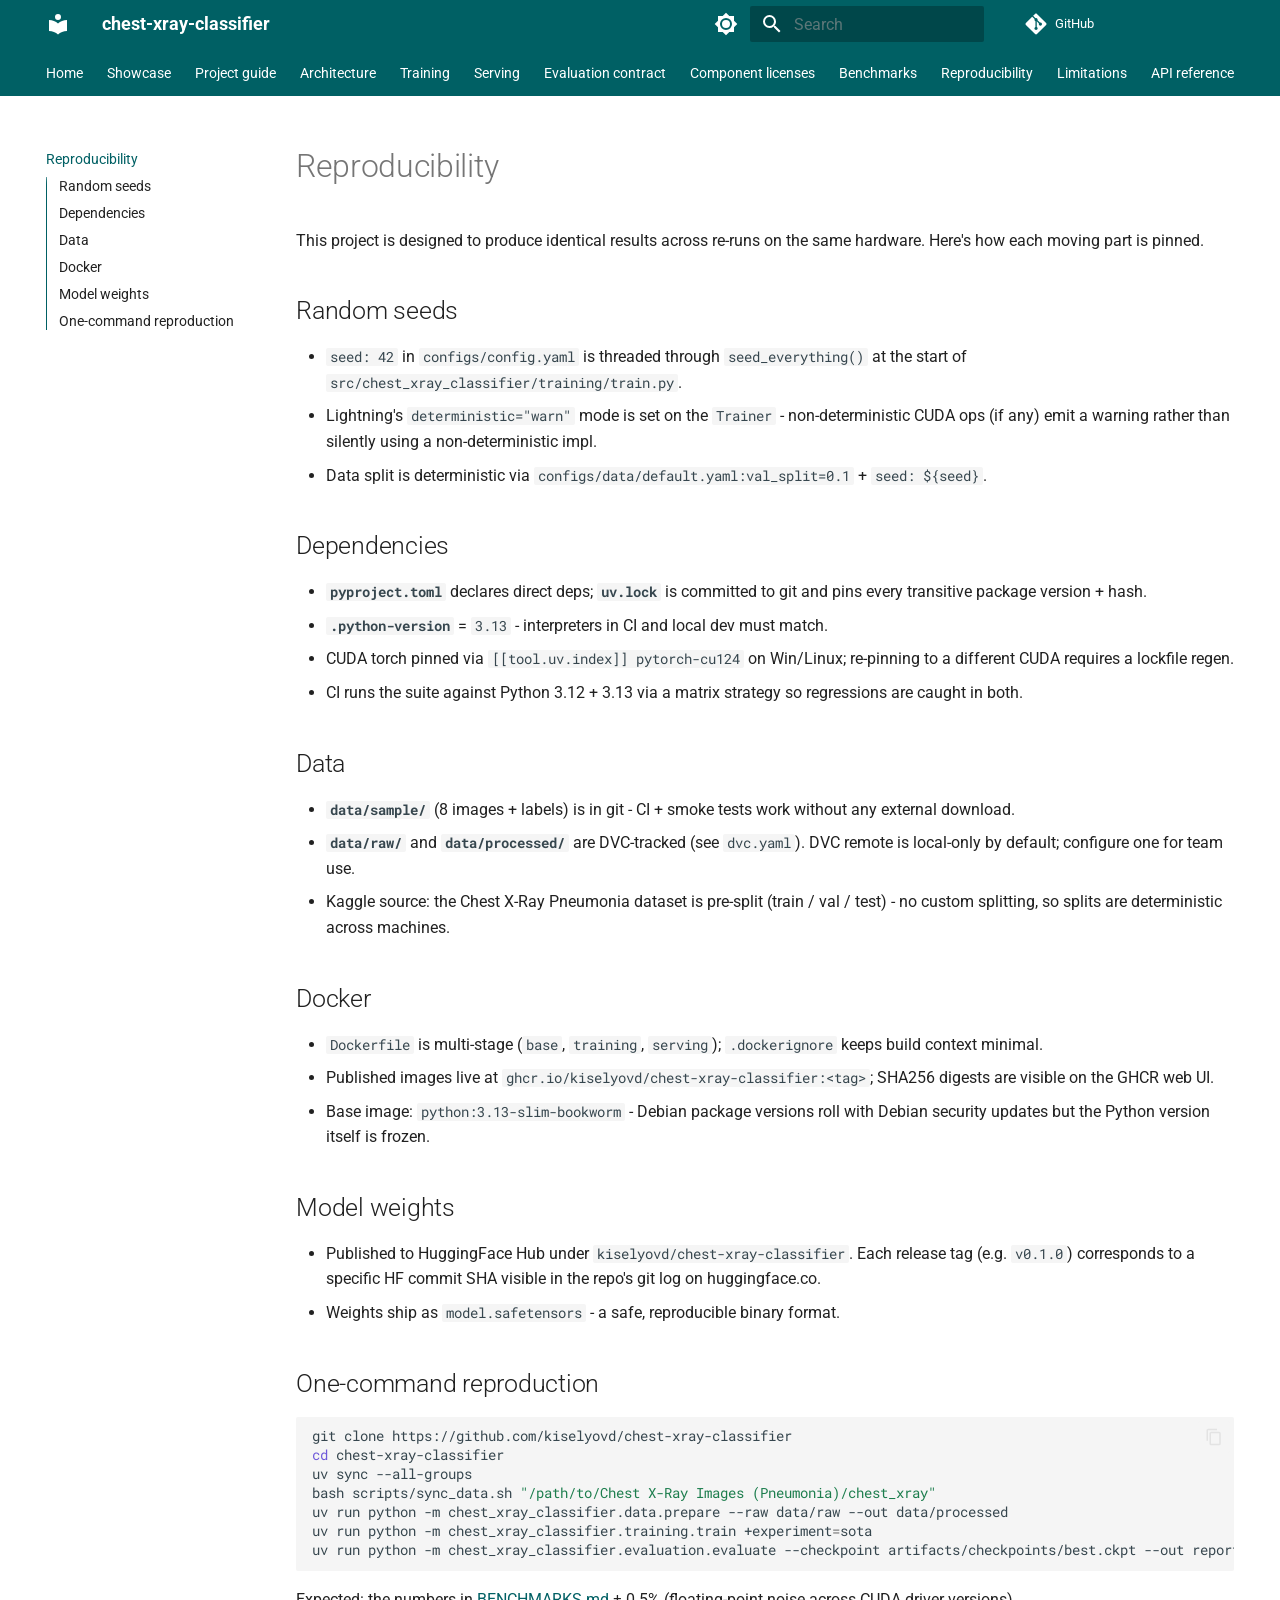
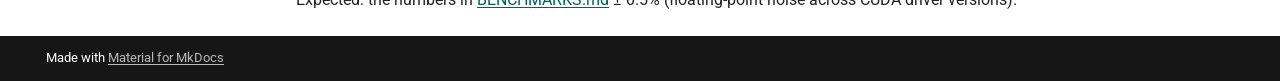
<file: REPRODUCIBILITY/index.html>
<!doctype html>
<html lang="en" class="no-js">
  <head>
    
      <meta charset="utf-8">
      <meta name="viewport" content="width=device-width,initial-scale=1">
      
        <meta name="description" content="Production-grade 3-class chest X-ray classifier (normal / bacterial pneumonia / viral pneumonia).">
      
      
      
      
        <link rel="prev" href="../BENCHMARKS/">
      
      
        <link rel="next" href="../LIMITATIONS/">
      
      
        
      
      
      <link rel="icon" href="../assets/images/favicon.png">
      <meta name="generator" content="mkdocs-1.6.1, mkdocs-material-9.7.6">
    
    
      
        <title>Reproducibility - chest-xray-classifier</title>
      
    
    
      <link rel="stylesheet" href="../assets/stylesheets/main.484c7ddc.min.css">
      
        
        <link rel="stylesheet" href="../assets/stylesheets/palette.ab4e12ef.min.css">
      
      


    
    
      
    
    
      
        
        
        <link rel="preconnect" href="https://fonts.gstatic.com" crossorigin>
        <link rel="stylesheet" href="https://fonts.googleapis.com/css?family=Roboto:300,300i,400,400i,700,700i%7CRoboto+Mono:400,400i,700,700i&display=fallback">
        <style>:root{--md-text-font:"Roboto";--md-code-font:"Roboto Mono"}</style>
      
    
    
      <link rel="stylesheet" href="../assets/_mkdocstrings.css">
    
      <link rel="stylesheet" href="../assets/accessibility.css?v=20261015-a11y4">
    
      <link rel="stylesheet" href="../assets/showcase/explorer.css">
    
    <script>__md_scope=new URL("..",location),__md_hash=e=>[...e].reduce(((e,_)=>(e<<5)-e+_.charCodeAt(0)),0),__md_get=(e,_=localStorage,t=__md_scope)=>JSON.parse(_.getItem(t.pathname+"."+e)),__md_set=(e,_,t=localStorage,a=__md_scope)=>{try{t.setItem(a.pathname+"."+e,JSON.stringify(_))}catch(e){}}</script>
    
      

    
    
  </head>
  
  
    
    
      
    
    
    
    
    <body dir="ltr" data-md-color-scheme="default" data-md-color-primary="cyan" data-md-color-accent="cyan">
  
    
    <input class="md-toggle" data-md-toggle="drawer" type="checkbox" id="__drawer" autocomplete="off">
    <input class="md-toggle" data-md-toggle="search" type="checkbox" id="__search" autocomplete="off">
    <label class="md-overlay" for="__drawer"></label>
    <div data-md-component="skip">
      
        
        <a href="#reproducibility" class="md-skip">
          Skip to content
        </a>
      
    </div>
    <div data-md-component="announce">
      
    </div>
    
    
      

<header class="md-header" data-md-component="header">
  <nav class="md-header__inner md-grid" aria-label="Header">
    <a href=".." title="chest-xray-classifier" class="md-header__button md-logo" aria-label="chest-xray-classifier" data-md-component="logo">
      
  
  <svg xmlns="http://www.w3.org/2000/svg" viewBox="0 0 24 24"><path d="M12 8a3 3 0 0 0 3-3 3 3 0 0 0-3-3 3 3 0 0 0-3 3 3 3 0 0 0 3 3m0 3.54C9.64 9.35 6.5 8 3 8v11c3.5 0 6.64 1.35 9 3.54 2.36-2.19 5.5-3.54 9-3.54V8c-3.5 0-6.64 1.35-9 3.54"/></svg>

    </a>
    <label class="md-header__button md-icon" for="__drawer">
      
      <svg xmlns="http://www.w3.org/2000/svg" viewBox="0 0 24 24"><path d="M3 6h18v2H3zm0 5h18v2H3zm0 5h18v2H3z"/></svg>
    </label>
    <div class="md-header__title" data-md-component="header-title">
      <div class="md-header__ellipsis">
        <div class="md-header__topic">
          <span class="md-ellipsis">
            chest-xray-classifier
          </span>
        </div>
        <div class="md-header__topic" data-md-component="header-topic">
          <span class="md-ellipsis">
            
              Reproducibility
            
          </span>
        </div>
      </div>
    </div>
    
      
        <form class="md-header__option" data-md-component="palette">
  
    
    
    
    <input class="md-option" data-md-color-media="(prefers-color-scheme: light)" data-md-color-scheme="default" data-md-color-primary="cyan" data-md-color-accent="cyan"  aria-label="Switch to dark mode"  type="radio" name="__palette" id="__palette_0">
    
      <label class="md-header__button md-icon" title="Switch to dark mode" for="__palette_1" hidden>
        <svg xmlns="http://www.w3.org/2000/svg" viewBox="0 0 24 24"><path d="M12 8a4 4 0 0 0-4 4 4 4 0 0 0 4 4 4 4 0 0 0 4-4 4 4 0 0 0-4-4m0 10a6 6 0 0 1-6-6 6 6 0 0 1 6-6 6 6 0 0 1 6 6 6 6 0 0 1-6 6m8-9.31V4h-4.69L12 .69 8.69 4H4v4.69L.69 12 4 15.31V20h4.69L12 23.31 15.31 20H20v-4.69L23.31 12z"/></svg>
      </label>
    
  
    
    
    
    <input class="md-option" data-md-color-media="(prefers-color-scheme: dark)" data-md-color-scheme="slate" data-md-color-primary="cyan" data-md-color-accent="cyan"  aria-label="Switch to light mode"  type="radio" name="__palette" id="__palette_1">
    
      <label class="md-header__button md-icon" title="Switch to light mode" for="__palette_0" hidden>
        <svg xmlns="http://www.w3.org/2000/svg" viewBox="0 0 24 24"><path d="M12 18c-.89 0-1.74-.2-2.5-.55C11.56 16.5 13 14.42 13 12s-1.44-4.5-3.5-5.45C10.26 6.2 11.11 6 12 6a6 6 0 0 1 6 6 6 6 0 0 1-6 6m8-9.31V4h-4.69L12 .69 8.69 4H4v4.69L.69 12 4 15.31V20h4.69L12 23.31 15.31 20H20v-4.69L23.31 12z"/></svg>
      </label>
    
  
</form>
      
    
    
      <script>var palette=__md_get("__palette");if(palette&&palette.color){if("(prefers-color-scheme)"===palette.color.media){var media=matchMedia("(prefers-color-scheme: light)"),input=document.querySelector(media.matches?"[data-md-color-media='(prefers-color-scheme: light)']":"[data-md-color-media='(prefers-color-scheme: dark)']");palette.color.media=input.getAttribute("data-md-color-media"),palette.color.scheme=input.getAttribute("data-md-color-scheme"),palette.color.primary=input.getAttribute("data-md-color-primary"),palette.color.accent=input.getAttribute("data-md-color-accent")}for(var[key,value]of Object.entries(palette.color))document.body.setAttribute("data-md-color-"+key,value)}</script>
    
    
    
      
      
        <label class="md-header__button md-icon" for="__search">
          
          <svg xmlns="http://www.w3.org/2000/svg" viewBox="0 0 24 24"><path d="M9.5 3A6.5 6.5 0 0 1 16 9.5c0 1.61-.59 3.09-1.56 4.23l.27.27h.79l5 5-1.5 1.5-5-5v-.79l-.27-.27A6.52 6.52 0 0 1 9.5 16 6.5 6.5 0 0 1 3 9.5 6.5 6.5 0 0 1 9.5 3m0 2C7 5 5 7 5 9.5S7 14 9.5 14 14 12 14 9.5 12 5 9.5 5"/></svg>
        </label>
        <div class="md-search" data-md-component="search" role="dialog">
  <label class="md-search__overlay" for="__search"></label>
  <div class="md-search__inner" role="search">
    <form class="md-search__form" name="search">
      <input type="text" class="md-search__input" name="query" aria-label="Search" placeholder="Search" autocapitalize="off" autocorrect="off" autocomplete="off" spellcheck="false" data-md-component="search-query" required>
      <label class="md-search__icon md-icon" for="__search">
        
        <svg xmlns="http://www.w3.org/2000/svg" viewBox="0 0 24 24"><path d="M9.5 3A6.5 6.5 0 0 1 16 9.5c0 1.61-.59 3.09-1.56 4.23l.27.27h.79l5 5-1.5 1.5-5-5v-.79l-.27-.27A6.52 6.52 0 0 1 9.5 16 6.5 6.5 0 0 1 3 9.5 6.5 6.5 0 0 1 9.5 3m0 2C7 5 5 7 5 9.5S7 14 9.5 14 14 12 14 9.5 12 5 9.5 5"/></svg>
        
        <svg xmlns="http://www.w3.org/2000/svg" viewBox="0 0 24 24"><path d="M20 11v2H8l5.5 5.5-1.42 1.42L4.16 12l7.92-7.92L13.5 5.5 8 11z"/></svg>
      </label>
      <nav class="md-search__options" aria-label="Search">
        
        <button type="reset" class="md-search__icon md-icon" title="Clear" aria-label="Clear" tabindex="-1">
          
          <svg xmlns="http://www.w3.org/2000/svg" viewBox="0 0 24 24"><path d="M19 6.41 17.59 5 12 10.59 6.41 5 5 6.41 10.59 12 5 17.59 6.41 19 12 13.41 17.59 19 19 17.59 13.41 12z"/></svg>
        </button>
      </nav>
      
        <div class="md-search__suggest" data-md-component="search-suggest"></div>
      
    </form>
    <div class="md-search__output">
      <div class="md-search__scrollwrap" tabindex="0" data-md-scrollfix>
        <div class="md-search-result" data-md-component="search-result">
          <div class="md-search-result__meta">
            Initializing search
          </div>
          <ol class="md-search-result__list" role="presentation"></ol>
        </div>
      </div>
    </div>
  </div>
</div>
      
    
    
      <div class="md-header__source">
        <a href="https://github.com/kiselyovd/chest-xray-classifier" title="Go to repository" class="md-source" data-md-component="source">
  <div class="md-source__icon md-icon">
    
    <svg xmlns="http://www.w3.org/2000/svg" viewBox="0 0 448 512"><!--! Font Awesome Free 7.1.0 by @fontawesome - https://fontawesome.com License - https://fontawesome.com/license/free (Icons: CC BY 4.0, Fonts: SIL OFL 1.1, Code: MIT License) Copyright 2025 Fonticons, Inc.--><path d="M439.6 236.1 244 40.5c-5.4-5.5-12.8-8.5-20.4-8.5s-15 3-20.4 8.4L162.5 81l51.5 51.5c27.1-9.1 52.7 16.8 43.4 43.7l49.7 49.7c34.2-11.8 61.2 31 35.5 56.7-26.5 26.5-70.2-2.9-56-37.3L240.3 199v121.9c25.3 12.5 22.3 41.8 9.1 55-6.4 6.4-15.2 10.1-24.3 10.1s-17.8-3.6-24.3-10.1c-17.6-17.6-11.1-46.9 11.2-56v-123c-20.8-8.5-24.6-30.7-18.6-45L142.6 101 8.5 235.1C3 240.6 0 247.9 0 255.5s3 15 8.5 20.4l195.6 195.7c5.4 5.4 12.7 8.4 20.4 8.4s15-3 20.4-8.4l194.7-194.7c5.4-5.4 8.4-12.8 8.4-20.4s-3-15-8.4-20.4"/></svg>
  </div>
  <div class="md-source__repository">
    GitHub
  </div>
</a>
      </div>
    
  </nav>
  
</header>
    
    <div class="md-container" data-md-component="container">
      
      
        
          
            
<nav class="md-tabs" aria-label="Tabs" data-md-component="tabs">
  <div class="md-grid">
    <ul class="md-tabs__list">
      
        
  
  
  
  
    <li class="md-tabs__item">
      <a href=".." class="md-tabs__link">
        
  
  
    
  
  Home

      </a>
    </li>
  

      
        
  
  
  
  
    <li class="md-tabs__item">
      <a href="../showcase/" class="md-tabs__link">
        
  
  
    
  
  Showcase

      </a>
    </li>
  

      
        
  
  
  
  
    <li class="md-tabs__item">
      <a href="../project-guide/" class="md-tabs__link">
        
  
  
    
  
  Project guide

      </a>
    </li>
  

      
        
  
  
  
  
    <li class="md-tabs__item">
      <a href="../architecture/" class="md-tabs__link">
        
  
  
    
  
  Architecture

      </a>
    </li>
  

      
        
  
  
  
  
    <li class="md-tabs__item">
      <a href="../training/" class="md-tabs__link">
        
  
  
    
  
  Training

      </a>
    </li>
  

      
        
  
  
  
  
    <li class="md-tabs__item">
      <a href="../serving/" class="md-tabs__link">
        
  
  
    
  
  Serving

      </a>
    </li>
  

      
        
  
  
  
  
    <li class="md-tabs__item">
      <a href="../EVALUATION/" class="md-tabs__link">
        
  
  
    
  
  Evaluation contract

      </a>
    </li>
  

      
        
  
  
  
  
    <li class="md-tabs__item">
      <a href="../LICENSES/" class="md-tabs__link">
        
  
  
    
  
  Component licenses

      </a>
    </li>
  

      
        
  
  
  
  
    <li class="md-tabs__item">
      <a href="../BENCHMARKS/" class="md-tabs__link">
        
  
  
    
  
  Benchmarks

      </a>
    </li>
  

      
        
  
  
  
    
  
  
    <li class="md-tabs__item md-tabs__item--active">
      <a href="./" class="md-tabs__link">
        
  
  
    
  
  Reproducibility

      </a>
    </li>
  

      
        
  
  
  
  
    <li class="md-tabs__item">
      <a href="../LIMITATIONS/" class="md-tabs__link">
        
  
  
    
  
  Limitations

      </a>
    </li>
  

      
        
  
  
  
  
    <li class="md-tabs__item">
      <a href="../api/" class="md-tabs__link">
        
  
  
    
  
  API reference

      </a>
    </li>
  

      
    </ul>
  </div>
</nav>
          
        
      
      <main class="md-main" data-md-component="main">
        <div class="md-main__inner md-grid">
          
            
              
              <div class="md-sidebar md-sidebar--primary" data-md-component="sidebar" data-md-type="navigation" >
                <div class="md-sidebar__scrollwrap">
                  <div class="md-sidebar__inner">
                    


  


  

<nav class="md-nav md-nav--primary md-nav--lifted md-nav--integrated" aria-label="Navigation" data-md-level="0">
  <label class="md-nav__title" for="__drawer">
    <a href=".." title="chest-xray-classifier" class="md-nav__button md-logo" aria-label="chest-xray-classifier" data-md-component="logo">
      
  
  <svg xmlns="http://www.w3.org/2000/svg" viewBox="0 0 24 24"><path d="M12 8a3 3 0 0 0 3-3 3 3 0 0 0-3-3 3 3 0 0 0-3 3 3 3 0 0 0 3 3m0 3.54C9.64 9.35 6.5 8 3 8v11c3.5 0 6.64 1.35 9 3.54 2.36-2.19 5.5-3.54 9-3.54V8c-3.5 0-6.64 1.35-9 3.54"/></svg>

    </a>
    chest-xray-classifier
  </label>
  
    <div class="md-nav__source">
      <a href="https://github.com/kiselyovd/chest-xray-classifier" title="Go to repository" class="md-source" data-md-component="source">
  <div class="md-source__icon md-icon">
    
    <svg xmlns="http://www.w3.org/2000/svg" viewBox="0 0 448 512"><!--! Font Awesome Free 7.1.0 by @fontawesome - https://fontawesome.com License - https://fontawesome.com/license/free (Icons: CC BY 4.0, Fonts: SIL OFL 1.1, Code: MIT License) Copyright 2025 Fonticons, Inc.--><path d="M439.6 236.1 244 40.5c-5.4-5.5-12.8-8.5-20.4-8.5s-15 3-20.4 8.4L162.5 81l51.5 51.5c27.1-9.1 52.7 16.8 43.4 43.7l49.7 49.7c34.2-11.8 61.2 31 35.5 56.7-26.5 26.5-70.2-2.9-56-37.3L240.3 199v121.9c25.3 12.5 22.3 41.8 9.1 55-6.4 6.4-15.2 10.1-24.3 10.1s-17.8-3.6-24.3-10.1c-17.6-17.6-11.1-46.9 11.2-56v-123c-20.8-8.5-24.6-30.7-18.6-45L142.6 101 8.5 235.1C3 240.6 0 247.9 0 255.5s3 15 8.5 20.4l195.6 195.7c5.4 5.4 12.7 8.4 20.4 8.4s15-3 20.4-8.4l194.7-194.7c5.4-5.4 8.4-12.8 8.4-20.4s-3-15-8.4-20.4"/></svg>
  </div>
  <div class="md-source__repository">
    GitHub
  </div>
</a>
    </div>
  
  <ul class="md-nav__list" data-md-scrollfix>
    
      
      
  
  
  
  
    <li class="md-nav__item">
      <a href=".." class="md-nav__link">
        
  
  
  <span class="md-ellipsis">
    
  
    Home
  

    
  </span>
  
  

      </a>
    </li>
  

    
      
      
  
  
  
  
    <li class="md-nav__item">
      <a href="../showcase/" class="md-nav__link">
        
  
  
  <span class="md-ellipsis">
    
  
    Showcase
  

    
  </span>
  
  

      </a>
    </li>
  

    
      
      
  
  
  
  
    <li class="md-nav__item">
      <a href="../project-guide/" class="md-nav__link">
        
  
  
  <span class="md-ellipsis">
    
  
    Project guide
  

    
  </span>
  
  

      </a>
    </li>
  

    
      
      
  
  
  
  
    <li class="md-nav__item">
      <a href="../architecture/" class="md-nav__link">
        
  
  
  <span class="md-ellipsis">
    
  
    Architecture
  

    
  </span>
  
  

      </a>
    </li>
  

    
      
      
  
  
  
  
    <li class="md-nav__item">
      <a href="../training/" class="md-nav__link">
        
  
  
  <span class="md-ellipsis">
    
  
    Training
  

    
  </span>
  
  

      </a>
    </li>
  

    
      
      
  
  
  
  
    <li class="md-nav__item">
      <a href="../serving/" class="md-nav__link">
        
  
  
  <span class="md-ellipsis">
    
  
    Serving
  

    
  </span>
  
  

      </a>
    </li>
  

    
      
      
  
  
  
  
    <li class="md-nav__item">
      <a href="../EVALUATION/" class="md-nav__link">
        
  
  
  <span class="md-ellipsis">
    
  
    Evaluation contract
  

    
  </span>
  
  

      </a>
    </li>
  

    
      
      
  
  
  
  
    <li class="md-nav__item">
      <a href="../LICENSES/" class="md-nav__link">
        
  
  
  <span class="md-ellipsis">
    
  
    Component licenses
  

    
  </span>
  
  

      </a>
    </li>
  

    
      
      
  
  
  
  
    <li class="md-nav__item">
      <a href="../BENCHMARKS/" class="md-nav__link">
        
  
  
  <span class="md-ellipsis">
    
  
    Benchmarks
  

    
  </span>
  
  

      </a>
    </li>
  

    
      
      
  
  
    
  
  
  
    <li class="md-nav__item md-nav__item--active">
      
      <input class="md-nav__toggle md-toggle" type="checkbox" id="__toc">
      
      
        
      
      
        <label class="md-nav__link md-nav__link--active" for="__toc">
          
  
  
  <span class="md-ellipsis">
    
  
    Reproducibility
  

    
  </span>
  
  

          <span class="md-nav__icon md-icon"></span>
        </label>
      
      <a href="./" class="md-nav__link md-nav__link--active">
        
  
  
  <span class="md-ellipsis">
    
  
    Reproducibility
  

    
  </span>
  
  

      </a>
      
        

<nav class="md-nav md-nav--secondary" aria-label="Table of contents">
  
  
  
    
  
  
    <label class="md-nav__title" for="__toc">
      <span class="md-nav__icon md-icon"></span>
      Table of contents
    </label>
    <ul class="md-nav__list" data-md-component="toc" data-md-scrollfix>
      
        <li class="md-nav__item">
  <a href="#random-seeds" class="md-nav__link">
    <span class="md-ellipsis">
      
        Random seeds
      
    </span>
  </a>
  
</li>
      
        <li class="md-nav__item">
  <a href="#dependencies" class="md-nav__link">
    <span class="md-ellipsis">
      
        Dependencies
      
    </span>
  </a>
  
</li>
      
        <li class="md-nav__item">
  <a href="#data" class="md-nav__link">
    <span class="md-ellipsis">
      
        Data
      
    </span>
  </a>
  
</li>
      
        <li class="md-nav__item">
  <a href="#docker" class="md-nav__link">
    <span class="md-ellipsis">
      
        Docker
      
    </span>
  </a>
  
</li>
      
        <li class="md-nav__item">
  <a href="#model-weights" class="md-nav__link">
    <span class="md-ellipsis">
      
        Model weights
      
    </span>
  </a>
  
</li>
      
        <li class="md-nav__item">
  <a href="#one-command-reproduction" class="md-nav__link">
    <span class="md-ellipsis">
      
        One-command reproduction
      
    </span>
  </a>
  
</li>
      
    </ul>
  
</nav>
      
    </li>
  

    
      
      
  
  
  
  
    <li class="md-nav__item">
      <a href="../LIMITATIONS/" class="md-nav__link">
        
  
  
  <span class="md-ellipsis">
    
  
    Limitations
  

    
  </span>
  
  

      </a>
    </li>
  

    
      
      
  
  
  
  
    <li class="md-nav__item">
      <a href="../api/" class="md-nav__link">
        
  
  
  <span class="md-ellipsis">
    
  
    API reference
  

    
  </span>
  
  

      </a>
    </li>
  

    
  </ul>
</nav>
                  </div>
                </div>
              </div>
            
            
          
          
            <div class="md-content" data-md-component="content">
              
              <article class="md-content__inner md-typeset">
                
                  


  
  


<h1 id="reproducibility">Reproducibility</h1>
<p>This project is designed to produce identical results across re-runs on the same hardware. Here's how each moving part is pinned.</p>
<h2 id="random-seeds">Random seeds</h2>
<ul>
<li><code>seed: 42</code> in <code>configs/config.yaml</code> is threaded through <code>seed_everything()</code> at the start of <code>src/chest_xray_classifier/training/train.py</code>.</li>
<li>Lightning's <code>deterministic="warn"</code> mode is set on the <code>Trainer</code> - non-deterministic CUDA ops (if any) emit a warning rather than silently using a non-deterministic impl.</li>
<li>Data split is deterministic via <code>configs/data/default.yaml:val_split=0.1</code> + <code>seed: ${seed}</code>.</li>
</ul>
<h2 id="dependencies">Dependencies</h2>
<ul>
<li><strong><code>pyproject.toml</code></strong> declares direct deps; <strong><code>uv.lock</code></strong> is committed to git and pins every transitive package version + hash.</li>
<li><strong><code>.python-version</code></strong> = <code>3.13</code> - interpreters in CI and local dev must match.</li>
<li>CUDA torch pinned via <code>[[tool.uv.index]] pytorch-cu124</code> on Win/Linux; re-pinning to a different CUDA requires a lockfile regen.</li>
<li>CI runs the suite against Python 3.12 + 3.13 via a matrix strategy so regressions are caught in both.</li>
</ul>
<h2 id="data">Data</h2>
<ul>
<li><strong><code>data/sample/</code></strong> (8 images + labels) is in git - CI + smoke tests work without any external download.</li>
<li><strong><code>data/raw/</code></strong> and <strong><code>data/processed/</code></strong> are DVC-tracked (see <code>dvc.yaml</code>). DVC remote is local-only by default; configure one for team use.</li>
<li>Kaggle source: the Chest X-Ray Pneumonia dataset is pre-split (train / val / test) - no custom splitting, so splits are deterministic across machines.</li>
</ul>
<h2 id="docker">Docker</h2>
<ul>
<li><code>Dockerfile</code> is multi-stage (<code>base</code>, <code>training</code>, <code>serving</code>); <code>.dockerignore</code> keeps build context minimal.</li>
<li>Published images live at <code>ghcr.io/kiselyovd/chest-xray-classifier:&lt;tag&gt;</code>; SHA256 digests are visible on the GHCR web UI.</li>
<li>Base image: <code>python:3.13-slim-bookworm</code> - Debian package versions roll with Debian security updates but the Python version itself is frozen.</li>
</ul>
<h2 id="model-weights">Model weights</h2>
<ul>
<li>Published to HuggingFace Hub under <code>kiselyovd/chest-xray-classifier</code>. Each release tag (e.g. <code>v0.1.0</code>) corresponds to a specific HF commit SHA visible in the repo's git log on huggingface.co.</li>
<li>Weights ship as <code>model.safetensors</code> - a safe, reproducible binary format.</li>
</ul>
<h2 id="one-command-reproduction">One-command reproduction</h2>
<div class="highlight"><pre><span></span><code>git<span class="w"> </span>clone<span class="w"> </span>https://github.com/kiselyovd/chest-xray-classifier
<span class="nb">cd</span><span class="w"> </span>chest-xray-classifier
uv<span class="w"> </span>sync<span class="w"> </span>--all-groups
bash<span class="w"> </span>scripts/sync_data.sh<span class="w"> </span><span class="s2">&quot;/path/to/Chest X-Ray Images (Pneumonia)/chest_xray&quot;</span>
uv<span class="w"> </span>run<span class="w"> </span>python<span class="w"> </span>-m<span class="w"> </span>chest_xray_classifier.data.prepare<span class="w"> </span>--raw<span class="w"> </span>data/raw<span class="w"> </span>--out<span class="w"> </span>data/processed
uv<span class="w"> </span>run<span class="w"> </span>python<span class="w"> </span>-m<span class="w"> </span>chest_xray_classifier.training.train<span class="w"> </span>+experiment<span class="o">=</span>sota
uv<span class="w"> </span>run<span class="w"> </span>python<span class="w"> </span>-m<span class="w"> </span>chest_xray_classifier.evaluation.evaluate<span class="w"> </span>--checkpoint<span class="w"> </span>artifacts/checkpoints/best.ckpt<span class="w"> </span>--out<span class="w"> </span>reports/metrics.json
</code></pre></div>
<p>Expected: the numbers in <a href="../BENCHMARKS/">BENCHMARKS.md</a> ± 0.5% (floating-point noise across CUDA driver versions).</p>












                
              </article>
            </div>
          
          
<script>var target=document.getElementById(location.hash.slice(1));target&&target.name&&(target.checked=target.name.startsWith("__tabbed_"))</script>
        </div>
        
          <button type="button" class="md-top md-icon" data-md-component="top" hidden>
  
  <svg xmlns="http://www.w3.org/2000/svg" viewBox="0 0 24 24"><path d="M13 20h-2V8l-5.5 5.5-1.42-1.42L12 4.16l7.92 7.92-1.42 1.42L13 8z"/></svg>
  Back to top
</button>
        
      </main>
      
        <footer class="md-footer">
  
  <div class="md-footer-meta md-typeset">
    <div class="md-footer-meta__inner md-grid">
      <div class="md-copyright">
  
  
    Made with
    <a href="https://squidfunk.github.io/mkdocs-material/" target="_blank" rel="noopener">
      Material for MkDocs
    </a>
  
</div>
      
    </div>
  </div>
</footer>
      
    </div>
    <div class="md-dialog" data-md-component="dialog">
      <div class="md-dialog__inner md-typeset"></div>
    </div>
    
    
    
      
      
      <script id="__config" type="application/json">{"annotate": null, "base": "..", "features": ["content.code.copy", "navigation.indexes", "navigation.tabs", "navigation.top", "toc.integrate", "search.highlight", "search.suggest"], "search": "../assets/javascripts/workers/search.2c215733.min.js", "tags": null, "translations": {"clipboard.copied": "Copied to clipboard", "clipboard.copy": "Copy to clipboard", "search.result.more.one": "1 more on this page", "search.result.more.other": "# more on this page", "search.result.none": "No matching documents", "search.result.one": "1 matching document", "search.result.other": "# matching documents", "search.result.placeholder": "Type to start searching", "search.result.term.missing": "Missing", "select.version": "Select version"}, "version": null}</script>
    
    
      <script src="../assets/javascripts/bundle.79ae519e.min.js"></script>
      
        <script src="../assets/showcase/explorer.js?v=20261015-a11y" type="module"></script>
      
    
  </body>
</html>
</file>
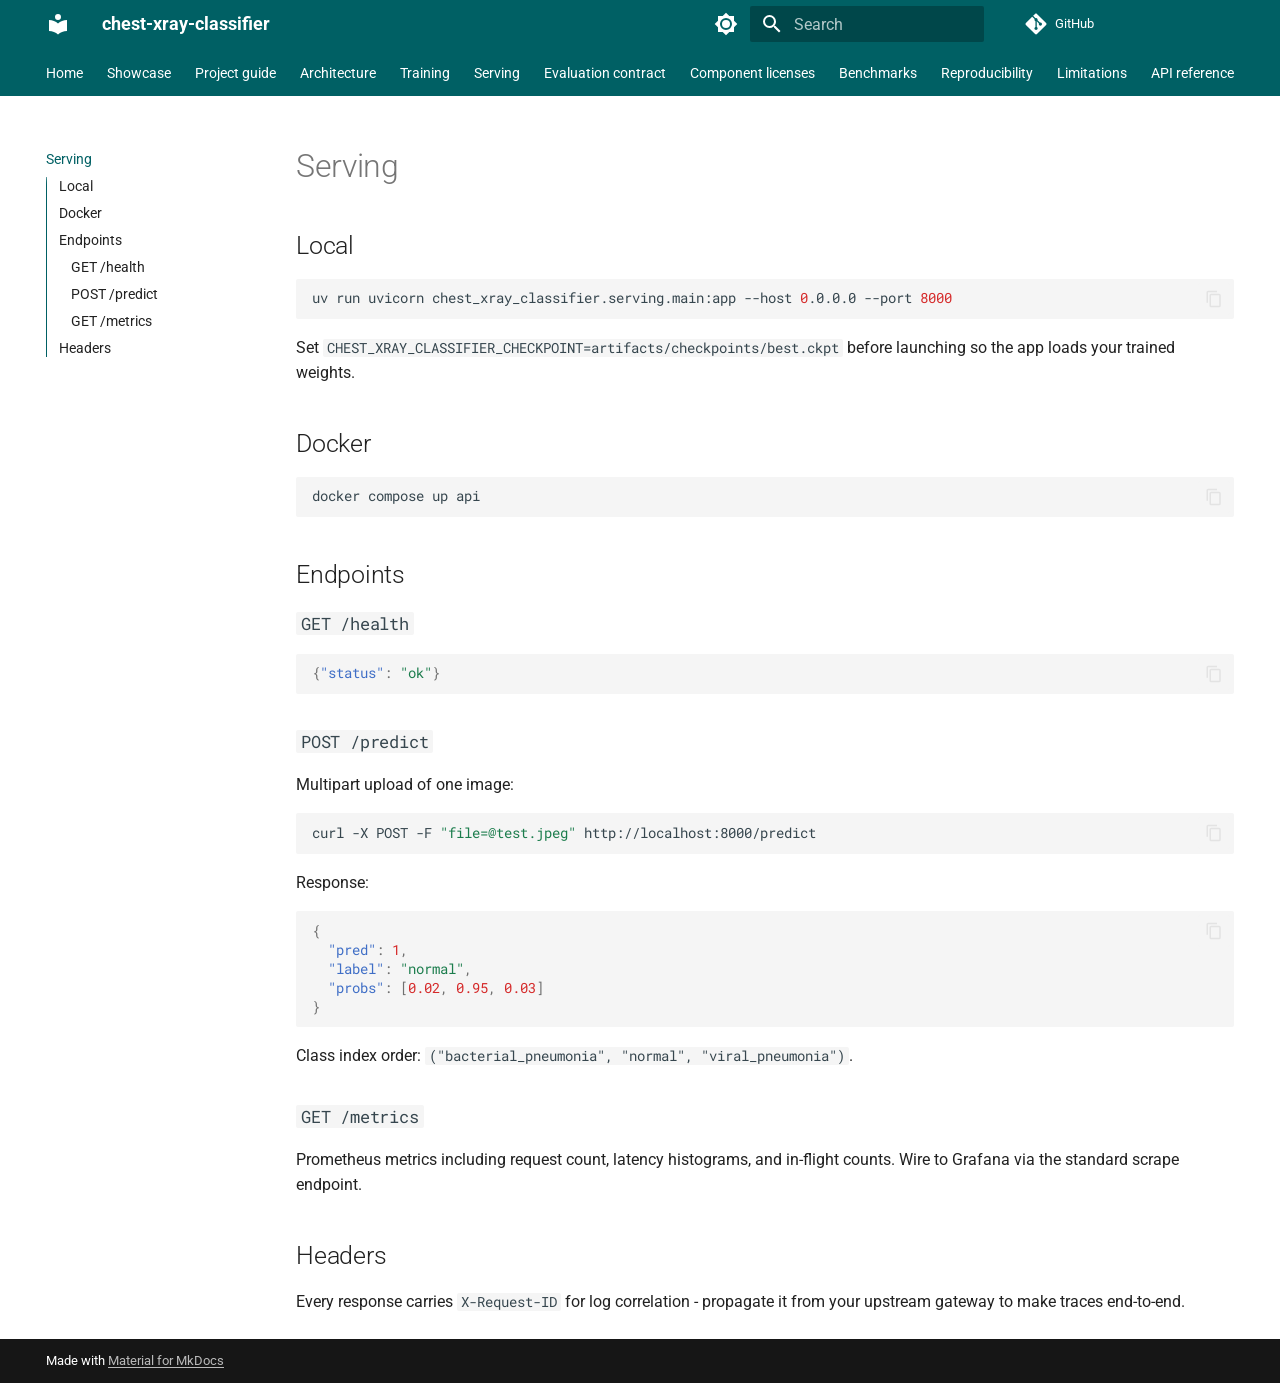
<file: serving/index.html>
<!doctype html>
<html lang="en" class="no-js">
  <head>
    
      <meta charset="utf-8">
      <meta name="viewport" content="width=device-width,initial-scale=1">
      
        <meta name="description" content="Production-grade 3-class chest X-ray classifier (normal / bacterial pneumonia / viral pneumonia).">
      
      
      
      
        <link rel="prev" href="../training/">
      
      
        <link rel="next" href="../EVALUATION/">
      
      
        
      
      
      <link rel="icon" href="../assets/images/favicon.png">
      <meta name="generator" content="mkdocs-1.6.1, mkdocs-material-9.7.6">
    
    
      
        <title>Serving - chest-xray-classifier</title>
      
    
    
      <link rel="stylesheet" href="../assets/stylesheets/main.484c7ddc.min.css">
      
        
        <link rel="stylesheet" href="../assets/stylesheets/palette.ab4e12ef.min.css">
      
      


    
    
      
    
    
      
        
        
        <link rel="preconnect" href="https://fonts.gstatic.com" crossorigin>
        <link rel="stylesheet" href="https://fonts.googleapis.com/css?family=Roboto:300,300i,400,400i,700,700i%7CRoboto+Mono:400,400i,700,700i&display=fallback">
        <style>:root{--md-text-font:"Roboto";--md-code-font:"Roboto Mono"}</style>
      
    
    
      <link rel="stylesheet" href="../assets/_mkdocstrings.css">
    
      <link rel="stylesheet" href="../assets/accessibility.css?v=20261015-a11y4">
    
      <link rel="stylesheet" href="../assets/showcase/explorer.css">
    
    <script>__md_scope=new URL("..",location),__md_hash=e=>[...e].reduce(((e,_)=>(e<<5)-e+_.charCodeAt(0)),0),__md_get=(e,_=localStorage,t=__md_scope)=>JSON.parse(_.getItem(t.pathname+"."+e)),__md_set=(e,_,t=localStorage,a=__md_scope)=>{try{t.setItem(a.pathname+"."+e,JSON.stringify(_))}catch(e){}}</script>
    
      

    
    
  </head>
  
  
    
    
      
    
    
    
    
    <body dir="ltr" data-md-color-scheme="default" data-md-color-primary="cyan" data-md-color-accent="cyan">
  
    
    <input class="md-toggle" data-md-toggle="drawer" type="checkbox" id="__drawer" autocomplete="off">
    <input class="md-toggle" data-md-toggle="search" type="checkbox" id="__search" autocomplete="off">
    <label class="md-overlay" for="__drawer"></label>
    <div data-md-component="skip">
      
        
        <a href="#serving" class="md-skip">
          Skip to content
        </a>
      
    </div>
    <div data-md-component="announce">
      
    </div>
    
    
      

<header class="md-header" data-md-component="header">
  <nav class="md-header__inner md-grid" aria-label="Header">
    <a href=".." title="chest-xray-classifier" class="md-header__button md-logo" aria-label="chest-xray-classifier" data-md-component="logo">
      
  
  <svg xmlns="http://www.w3.org/2000/svg" viewBox="0 0 24 24"><path d="M12 8a3 3 0 0 0 3-3 3 3 0 0 0-3-3 3 3 0 0 0-3 3 3 3 0 0 0 3 3m0 3.54C9.64 9.35 6.5 8 3 8v11c3.5 0 6.64 1.35 9 3.54 2.36-2.19 5.5-3.54 9-3.54V8c-3.5 0-6.64 1.35-9 3.54"/></svg>

    </a>
    <label class="md-header__button md-icon" for="__drawer">
      
      <svg xmlns="http://www.w3.org/2000/svg" viewBox="0 0 24 24"><path d="M3 6h18v2H3zm0 5h18v2H3zm0 5h18v2H3z"/></svg>
    </label>
    <div class="md-header__title" data-md-component="header-title">
      <div class="md-header__ellipsis">
        <div class="md-header__topic">
          <span class="md-ellipsis">
            chest-xray-classifier
          </span>
        </div>
        <div class="md-header__topic" data-md-component="header-topic">
          <span class="md-ellipsis">
            
              Serving
            
          </span>
        </div>
      </div>
    </div>
    
      
        <form class="md-header__option" data-md-component="palette">
  
    
    
    
    <input class="md-option" data-md-color-media="(prefers-color-scheme: light)" data-md-color-scheme="default" data-md-color-primary="cyan" data-md-color-accent="cyan"  aria-label="Switch to dark mode"  type="radio" name="__palette" id="__palette_0">
    
      <label class="md-header__button md-icon" title="Switch to dark mode" for="__palette_1" hidden>
        <svg xmlns="http://www.w3.org/2000/svg" viewBox="0 0 24 24"><path d="M12 8a4 4 0 0 0-4 4 4 4 0 0 0 4 4 4 4 0 0 0 4-4 4 4 0 0 0-4-4m0 10a6 6 0 0 1-6-6 6 6 0 0 1 6-6 6 6 0 0 1 6 6 6 6 0 0 1-6 6m8-9.31V4h-4.69L12 .69 8.69 4H4v4.69L.69 12 4 15.31V20h4.69L12 23.31 15.31 20H20v-4.69L23.31 12z"/></svg>
      </label>
    
  
    
    
    
    <input class="md-option" data-md-color-media="(prefers-color-scheme: dark)" data-md-color-scheme="slate" data-md-color-primary="cyan" data-md-color-accent="cyan"  aria-label="Switch to light mode"  type="radio" name="__palette" id="__palette_1">
    
      <label class="md-header__button md-icon" title="Switch to light mode" for="__palette_0" hidden>
        <svg xmlns="http://www.w3.org/2000/svg" viewBox="0 0 24 24"><path d="M12 18c-.89 0-1.74-.2-2.5-.55C11.56 16.5 13 14.42 13 12s-1.44-4.5-3.5-5.45C10.26 6.2 11.11 6 12 6a6 6 0 0 1 6 6 6 6 0 0 1-6 6m8-9.31V4h-4.69L12 .69 8.69 4H4v4.69L.69 12 4 15.31V20h4.69L12 23.31 15.31 20H20v-4.69L23.31 12z"/></svg>
      </label>
    
  
</form>
      
    
    
      <script>var palette=__md_get("__palette");if(palette&&palette.color){if("(prefers-color-scheme)"===palette.color.media){var media=matchMedia("(prefers-color-scheme: light)"),input=document.querySelector(media.matches?"[data-md-color-media='(prefers-color-scheme: light)']":"[data-md-color-media='(prefers-color-scheme: dark)']");palette.color.media=input.getAttribute("data-md-color-media"),palette.color.scheme=input.getAttribute("data-md-color-scheme"),palette.color.primary=input.getAttribute("data-md-color-primary"),palette.color.accent=input.getAttribute("data-md-color-accent")}for(var[key,value]of Object.entries(palette.color))document.body.setAttribute("data-md-color-"+key,value)}</script>
    
    
    
      
      
        <label class="md-header__button md-icon" for="__search">
          
          <svg xmlns="http://www.w3.org/2000/svg" viewBox="0 0 24 24"><path d="M9.5 3A6.5 6.5 0 0 1 16 9.5c0 1.61-.59 3.09-1.56 4.23l.27.27h.79l5 5-1.5 1.5-5-5v-.79l-.27-.27A6.52 6.52 0 0 1 9.5 16 6.5 6.5 0 0 1 3 9.5 6.5 6.5 0 0 1 9.5 3m0 2C7 5 5 7 5 9.5S7 14 9.5 14 14 12 14 9.5 12 5 9.5 5"/></svg>
        </label>
        <div class="md-search" data-md-component="search" role="dialog">
  <label class="md-search__overlay" for="__search"></label>
  <div class="md-search__inner" role="search">
    <form class="md-search__form" name="search">
      <input type="text" class="md-search__input" name="query" aria-label="Search" placeholder="Search" autocapitalize="off" autocorrect="off" autocomplete="off" spellcheck="false" data-md-component="search-query" required>
      <label class="md-search__icon md-icon" for="__search">
        
        <svg xmlns="http://www.w3.org/2000/svg" viewBox="0 0 24 24"><path d="M9.5 3A6.5 6.5 0 0 1 16 9.5c0 1.61-.59 3.09-1.56 4.23l.27.27h.79l5 5-1.5 1.5-5-5v-.79l-.27-.27A6.52 6.52 0 0 1 9.5 16 6.5 6.5 0 0 1 3 9.5 6.5 6.5 0 0 1 9.5 3m0 2C7 5 5 7 5 9.5S7 14 9.5 14 14 12 14 9.5 12 5 9.5 5"/></svg>
        
        <svg xmlns="http://www.w3.org/2000/svg" viewBox="0 0 24 24"><path d="M20 11v2H8l5.5 5.5-1.42 1.42L4.16 12l7.92-7.92L13.5 5.5 8 11z"/></svg>
      </label>
      <nav class="md-search__options" aria-label="Search">
        
        <button type="reset" class="md-search__icon md-icon" title="Clear" aria-label="Clear" tabindex="-1">
          
          <svg xmlns="http://www.w3.org/2000/svg" viewBox="0 0 24 24"><path d="M19 6.41 17.59 5 12 10.59 6.41 5 5 6.41 10.59 12 5 17.59 6.41 19 12 13.41 17.59 19 19 17.59 13.41 12z"/></svg>
        </button>
      </nav>
      
        <div class="md-search__suggest" data-md-component="search-suggest"></div>
      
    </form>
    <div class="md-search__output">
      <div class="md-search__scrollwrap" tabindex="0" data-md-scrollfix>
        <div class="md-search-result" data-md-component="search-result">
          <div class="md-search-result__meta">
            Initializing search
          </div>
          <ol class="md-search-result__list" role="presentation"></ol>
        </div>
      </div>
    </div>
  </div>
</div>
      
    
    
      <div class="md-header__source">
        <a href="https://github.com/kiselyovd/chest-xray-classifier" title="Go to repository" class="md-source" data-md-component="source">
  <div class="md-source__icon md-icon">
    
    <svg xmlns="http://www.w3.org/2000/svg" viewBox="0 0 448 512"><!--! Font Awesome Free 7.1.0 by @fontawesome - https://fontawesome.com License - https://fontawesome.com/license/free (Icons: CC BY 4.0, Fonts: SIL OFL 1.1, Code: MIT License) Copyright 2025 Fonticons, Inc.--><path d="M439.6 236.1 244 40.5c-5.4-5.5-12.8-8.5-20.4-8.5s-15 3-20.4 8.4L162.5 81l51.5 51.5c27.1-9.1 52.7 16.8 43.4 43.7l49.7 49.7c34.2-11.8 61.2 31 35.5 56.7-26.5 26.5-70.2-2.9-56-37.3L240.3 199v121.9c25.3 12.5 22.3 41.8 9.1 55-6.4 6.4-15.2 10.1-24.3 10.1s-17.8-3.6-24.3-10.1c-17.6-17.6-11.1-46.9 11.2-56v-123c-20.8-8.5-24.6-30.7-18.6-45L142.6 101 8.5 235.1C3 240.6 0 247.9 0 255.5s3 15 8.5 20.4l195.6 195.7c5.4 5.4 12.7 8.4 20.4 8.4s15-3 20.4-8.4l194.7-194.7c5.4-5.4 8.4-12.8 8.4-20.4s-3-15-8.4-20.4"/></svg>
  </div>
  <div class="md-source__repository">
    GitHub
  </div>
</a>
      </div>
    
  </nav>
  
</header>
    
    <div class="md-container" data-md-component="container">
      
      
        
          
            
<nav class="md-tabs" aria-label="Tabs" data-md-component="tabs">
  <div class="md-grid">
    <ul class="md-tabs__list">
      
        
  
  
  
  
    <li class="md-tabs__item">
      <a href=".." class="md-tabs__link">
        
  
  
    
  
  Home

      </a>
    </li>
  

      
        
  
  
  
  
    <li class="md-tabs__item">
      <a href="../showcase/" class="md-tabs__link">
        
  
  
    
  
  Showcase

      </a>
    </li>
  

      
        
  
  
  
  
    <li class="md-tabs__item">
      <a href="../project-guide/" class="md-tabs__link">
        
  
  
    
  
  Project guide

      </a>
    </li>
  

      
        
  
  
  
  
    <li class="md-tabs__item">
      <a href="../architecture/" class="md-tabs__link">
        
  
  
    
  
  Architecture

      </a>
    </li>
  

      
        
  
  
  
  
    <li class="md-tabs__item">
      <a href="../training/" class="md-tabs__link">
        
  
  
    
  
  Training

      </a>
    </li>
  

      
        
  
  
  
    
  
  
    <li class="md-tabs__item md-tabs__item--active">
      <a href="./" class="md-tabs__link">
        
  
  
    
  
  Serving

      </a>
    </li>
  

      
        
  
  
  
  
    <li class="md-tabs__item">
      <a href="../EVALUATION/" class="md-tabs__link">
        
  
  
    
  
  Evaluation contract

      </a>
    </li>
  

      
        
  
  
  
  
    <li class="md-tabs__item">
      <a href="../LICENSES/" class="md-tabs__link">
        
  
  
    
  
  Component licenses

      </a>
    </li>
  

      
        
  
  
  
  
    <li class="md-tabs__item">
      <a href="../BENCHMARKS/" class="md-tabs__link">
        
  
  
    
  
  Benchmarks

      </a>
    </li>
  

      
        
  
  
  
  
    <li class="md-tabs__item">
      <a href="../REPRODUCIBILITY/" class="md-tabs__link">
        
  
  
    
  
  Reproducibility

      </a>
    </li>
  

      
        
  
  
  
  
    <li class="md-tabs__item">
      <a href="../LIMITATIONS/" class="md-tabs__link">
        
  
  
    
  
  Limitations

      </a>
    </li>
  

      
        
  
  
  
  
    <li class="md-tabs__item">
      <a href="../api/" class="md-tabs__link">
        
  
  
    
  
  API reference

      </a>
    </li>
  

      
    </ul>
  </div>
</nav>
          
        
      
      <main class="md-main" data-md-component="main">
        <div class="md-main__inner md-grid">
          
            
              
              <div class="md-sidebar md-sidebar--primary" data-md-component="sidebar" data-md-type="navigation" >
                <div class="md-sidebar__scrollwrap">
                  <div class="md-sidebar__inner">
                    


  


  

<nav class="md-nav md-nav--primary md-nav--lifted md-nav--integrated" aria-label="Navigation" data-md-level="0">
  <label class="md-nav__title" for="__drawer">
    <a href=".." title="chest-xray-classifier" class="md-nav__button md-logo" aria-label="chest-xray-classifier" data-md-component="logo">
      
  
  <svg xmlns="http://www.w3.org/2000/svg" viewBox="0 0 24 24"><path d="M12 8a3 3 0 0 0 3-3 3 3 0 0 0-3-3 3 3 0 0 0-3 3 3 3 0 0 0 3 3m0 3.54C9.64 9.35 6.5 8 3 8v11c3.5 0 6.64 1.35 9 3.54 2.36-2.19 5.5-3.54 9-3.54V8c-3.5 0-6.64 1.35-9 3.54"/></svg>

    </a>
    chest-xray-classifier
  </label>
  
    <div class="md-nav__source">
      <a href="https://github.com/kiselyovd/chest-xray-classifier" title="Go to repository" class="md-source" data-md-component="source">
  <div class="md-source__icon md-icon">
    
    <svg xmlns="http://www.w3.org/2000/svg" viewBox="0 0 448 512"><!--! Font Awesome Free 7.1.0 by @fontawesome - https://fontawesome.com License - https://fontawesome.com/license/free (Icons: CC BY 4.0, Fonts: SIL OFL 1.1, Code: MIT License) Copyright 2025 Fonticons, Inc.--><path d="M439.6 236.1 244 40.5c-5.4-5.5-12.8-8.5-20.4-8.5s-15 3-20.4 8.4L162.5 81l51.5 51.5c27.1-9.1 52.7 16.8 43.4 43.7l49.7 49.7c34.2-11.8 61.2 31 35.5 56.7-26.5 26.5-70.2-2.9-56-37.3L240.3 199v121.9c25.3 12.5 22.3 41.8 9.1 55-6.4 6.4-15.2 10.1-24.3 10.1s-17.8-3.6-24.3-10.1c-17.6-17.6-11.1-46.9 11.2-56v-123c-20.8-8.5-24.6-30.7-18.6-45L142.6 101 8.5 235.1C3 240.6 0 247.9 0 255.5s3 15 8.5 20.4l195.6 195.7c5.4 5.4 12.7 8.4 20.4 8.4s15-3 20.4-8.4l194.7-194.7c5.4-5.4 8.4-12.8 8.4-20.4s-3-15-8.4-20.4"/></svg>
  </div>
  <div class="md-source__repository">
    GitHub
  </div>
</a>
    </div>
  
  <ul class="md-nav__list" data-md-scrollfix>
    
      
      
  
  
  
  
    <li class="md-nav__item">
      <a href=".." class="md-nav__link">
        
  
  
  <span class="md-ellipsis">
    
  
    Home
  

    
  </span>
  
  

      </a>
    </li>
  

    
      
      
  
  
  
  
    <li class="md-nav__item">
      <a href="../showcase/" class="md-nav__link">
        
  
  
  <span class="md-ellipsis">
    
  
    Showcase
  

    
  </span>
  
  

      </a>
    </li>
  

    
      
      
  
  
  
  
    <li class="md-nav__item">
      <a href="../project-guide/" class="md-nav__link">
        
  
  
  <span class="md-ellipsis">
    
  
    Project guide
  

    
  </span>
  
  

      </a>
    </li>
  

    
      
      
  
  
  
  
    <li class="md-nav__item">
      <a href="../architecture/" class="md-nav__link">
        
  
  
  <span class="md-ellipsis">
    
  
    Architecture
  

    
  </span>
  
  

      </a>
    </li>
  

    
      
      
  
  
  
  
    <li class="md-nav__item">
      <a href="../training/" class="md-nav__link">
        
  
  
  <span class="md-ellipsis">
    
  
    Training
  

    
  </span>
  
  

      </a>
    </li>
  

    
      
      
  
  
    
  
  
  
    <li class="md-nav__item md-nav__item--active">
      
      <input class="md-nav__toggle md-toggle" type="checkbox" id="__toc">
      
      
        
      
      
        <label class="md-nav__link md-nav__link--active" for="__toc">
          
  
  
  <span class="md-ellipsis">
    
  
    Serving
  

    
  </span>
  
  

          <span class="md-nav__icon md-icon"></span>
        </label>
      
      <a href="./" class="md-nav__link md-nav__link--active">
        
  
  
  <span class="md-ellipsis">
    
  
    Serving
  

    
  </span>
  
  

      </a>
      
        

<nav class="md-nav md-nav--secondary" aria-label="Table of contents">
  
  
  
    
  
  
    <label class="md-nav__title" for="__toc">
      <span class="md-nav__icon md-icon"></span>
      Table of contents
    </label>
    <ul class="md-nav__list" data-md-component="toc" data-md-scrollfix>
      
        <li class="md-nav__item">
  <a href="#local" class="md-nav__link">
    <span class="md-ellipsis">
      
        Local
      
    </span>
  </a>
  
</li>
      
        <li class="md-nav__item">
  <a href="#docker" class="md-nav__link">
    <span class="md-ellipsis">
      
        Docker
      
    </span>
  </a>
  
</li>
      
        <li class="md-nav__item">
  <a href="#endpoints" class="md-nav__link">
    <span class="md-ellipsis">
      
        Endpoints
      
    </span>
  </a>
  
    <nav class="md-nav" aria-label="Endpoints">
      <ul class="md-nav__list">
        
          <li class="md-nav__item">
  <a href="#get-health" class="md-nav__link">
    <span class="md-ellipsis">
      
        GET /health
      
    </span>
  </a>
  
</li>
        
          <li class="md-nav__item">
  <a href="#post-predict" class="md-nav__link">
    <span class="md-ellipsis">
      
        POST /predict
      
    </span>
  </a>
  
</li>
        
          <li class="md-nav__item">
  <a href="#get-metrics" class="md-nav__link">
    <span class="md-ellipsis">
      
        GET /metrics
      
    </span>
  </a>
  
</li>
        
      </ul>
    </nav>
  
</li>
      
        <li class="md-nav__item">
  <a href="#headers" class="md-nav__link">
    <span class="md-ellipsis">
      
        Headers
      
    </span>
  </a>
  
</li>
      
    </ul>
  
</nav>
      
    </li>
  

    
      
      
  
  
  
  
    <li class="md-nav__item">
      <a href="../EVALUATION/" class="md-nav__link">
        
  
  
  <span class="md-ellipsis">
    
  
    Evaluation contract
  

    
  </span>
  
  

      </a>
    </li>
  

    
      
      
  
  
  
  
    <li class="md-nav__item">
      <a href="../LICENSES/" class="md-nav__link">
        
  
  
  <span class="md-ellipsis">
    
  
    Component licenses
  

    
  </span>
  
  

      </a>
    </li>
  

    
      
      
  
  
  
  
    <li class="md-nav__item">
      <a href="../BENCHMARKS/" class="md-nav__link">
        
  
  
  <span class="md-ellipsis">
    
  
    Benchmarks
  

    
  </span>
  
  

      </a>
    </li>
  

    
      
      
  
  
  
  
    <li class="md-nav__item">
      <a href="../REPRODUCIBILITY/" class="md-nav__link">
        
  
  
  <span class="md-ellipsis">
    
  
    Reproducibility
  

    
  </span>
  
  

      </a>
    </li>
  

    
      
      
  
  
  
  
    <li class="md-nav__item">
      <a href="../LIMITATIONS/" class="md-nav__link">
        
  
  
  <span class="md-ellipsis">
    
  
    Limitations
  

    
  </span>
  
  

      </a>
    </li>
  

    
      
      
  
  
  
  
    <li class="md-nav__item">
      <a href="../api/" class="md-nav__link">
        
  
  
  <span class="md-ellipsis">
    
  
    API reference
  

    
  </span>
  
  

      </a>
    </li>
  

    
  </ul>
</nav>
                  </div>
                </div>
              </div>
            
            
          
          
            <div class="md-content" data-md-component="content">
              
              <article class="md-content__inner md-typeset">
                
                  


  
  


<h1 id="serving">Serving</h1>
<h2 id="local">Local</h2>
<div class="highlight"><pre><span></span><code>uv<span class="w"> </span>run<span class="w"> </span>uvicorn<span class="w"> </span>chest_xray_classifier.serving.main:app<span class="w"> </span>--host<span class="w"> </span><span class="m">0</span>.0.0.0<span class="w"> </span>--port<span class="w"> </span><span class="m">8000</span>
</code></pre></div>
<p>Set <code>CHEST_XRAY_CLASSIFIER_CHECKPOINT=artifacts/checkpoints/best.ckpt</code> before launching so the app loads your trained weights.</p>
<h2 id="docker">Docker</h2>
<div class="highlight"><pre><span></span><code>docker<span class="w"> </span>compose<span class="w"> </span>up<span class="w"> </span>api
</code></pre></div>
<h2 id="endpoints">Endpoints</h2>
<h3 id="get-health"><code>GET /health</code></h3>
<div class="highlight"><pre><span></span><code><span class="p">{</span><span class="nt">&quot;status&quot;</span><span class="p">:</span><span class="w"> </span><span class="s2">&quot;ok&quot;</span><span class="p">}</span>
</code></pre></div>
<h3 id="post-predict"><code>POST /predict</code></h3>
<p>Multipart upload of one image:</p>
<div class="highlight"><pre><span></span><code>curl<span class="w"> </span>-X<span class="w"> </span>POST<span class="w"> </span>-F<span class="w"> </span><span class="s2">&quot;file=@test.jpeg&quot;</span><span class="w"> </span>http://localhost:8000/predict
</code></pre></div>
<p>Response:</p>
<div class="highlight"><pre><span></span><code><span class="p">{</span>
<span class="w">  </span><span class="nt">&quot;pred&quot;</span><span class="p">:</span><span class="w"> </span><span class="mi">1</span><span class="p">,</span>
<span class="w">  </span><span class="nt">&quot;label&quot;</span><span class="p">:</span><span class="w"> </span><span class="s2">&quot;normal&quot;</span><span class="p">,</span>
<span class="w">  </span><span class="nt">&quot;probs&quot;</span><span class="p">:</span><span class="w"> </span><span class="p">[</span><span class="mf">0.02</span><span class="p">,</span><span class="w"> </span><span class="mf">0.95</span><span class="p">,</span><span class="w"> </span><span class="mf">0.03</span><span class="p">]</span>
<span class="p">}</span>
</code></pre></div>
<p>Class index order: <code>("bacterial_pneumonia", "normal", "viral_pneumonia")</code>.</p>
<h3 id="get-metrics"><code>GET /metrics</code></h3>
<p>Prometheus metrics including request count, latency histograms, and in-flight counts. Wire to Grafana via the standard scrape endpoint.</p>
<h2 id="headers">Headers</h2>
<p>Every response carries <code>X-Request-ID</code> for log correlation - propagate it from your upstream gateway to make traces end-to-end.</p>












                
              </article>
            </div>
          
          
<script>var target=document.getElementById(location.hash.slice(1));target&&target.name&&(target.checked=target.name.startsWith("__tabbed_"))</script>
        </div>
        
          <button type="button" class="md-top md-icon" data-md-component="top" hidden>
  
  <svg xmlns="http://www.w3.org/2000/svg" viewBox="0 0 24 24"><path d="M13 20h-2V8l-5.5 5.5-1.42-1.42L12 4.16l7.92 7.92-1.42 1.42L13 8z"/></svg>
  Back to top
</button>
        
      </main>
      
        <footer class="md-footer">
  
  <div class="md-footer-meta md-typeset">
    <div class="md-footer-meta__inner md-grid">
      <div class="md-copyright">
  
  
    Made with
    <a href="https://squidfunk.github.io/mkdocs-material/" target="_blank" rel="noopener">
      Material for MkDocs
    </a>
  
</div>
      
    </div>
  </div>
</footer>
      
    </div>
    <div class="md-dialog" data-md-component="dialog">
      <div class="md-dialog__inner md-typeset"></div>
    </div>
    
    
    
      
      
      <script id="__config" type="application/json">{"annotate": null, "base": "..", "features": ["content.code.copy", "navigation.indexes", "navigation.tabs", "navigation.top", "toc.integrate", "search.highlight", "search.suggest"], "search": "../assets/javascripts/workers/search.2c215733.min.js", "tags": null, "translations": {"clipboard.copied": "Copied to clipboard", "clipboard.copy": "Copy to clipboard", "search.result.more.one": "1 more on this page", "search.result.more.other": "# more on this page", "search.result.none": "No matching documents", "search.result.one": "1 matching document", "search.result.other": "# matching documents", "search.result.placeholder": "Type to start searching", "search.result.term.missing": "Missing", "select.version": "Select version"}, "version": null}</script>
    
    
      <script src="../assets/javascripts/bundle.79ae519e.min.js"></script>
      
        <script src="../assets/showcase/explorer.js?v=20261015-a11y" type="module"></script>
      
    
  </body>
</html>
</file>
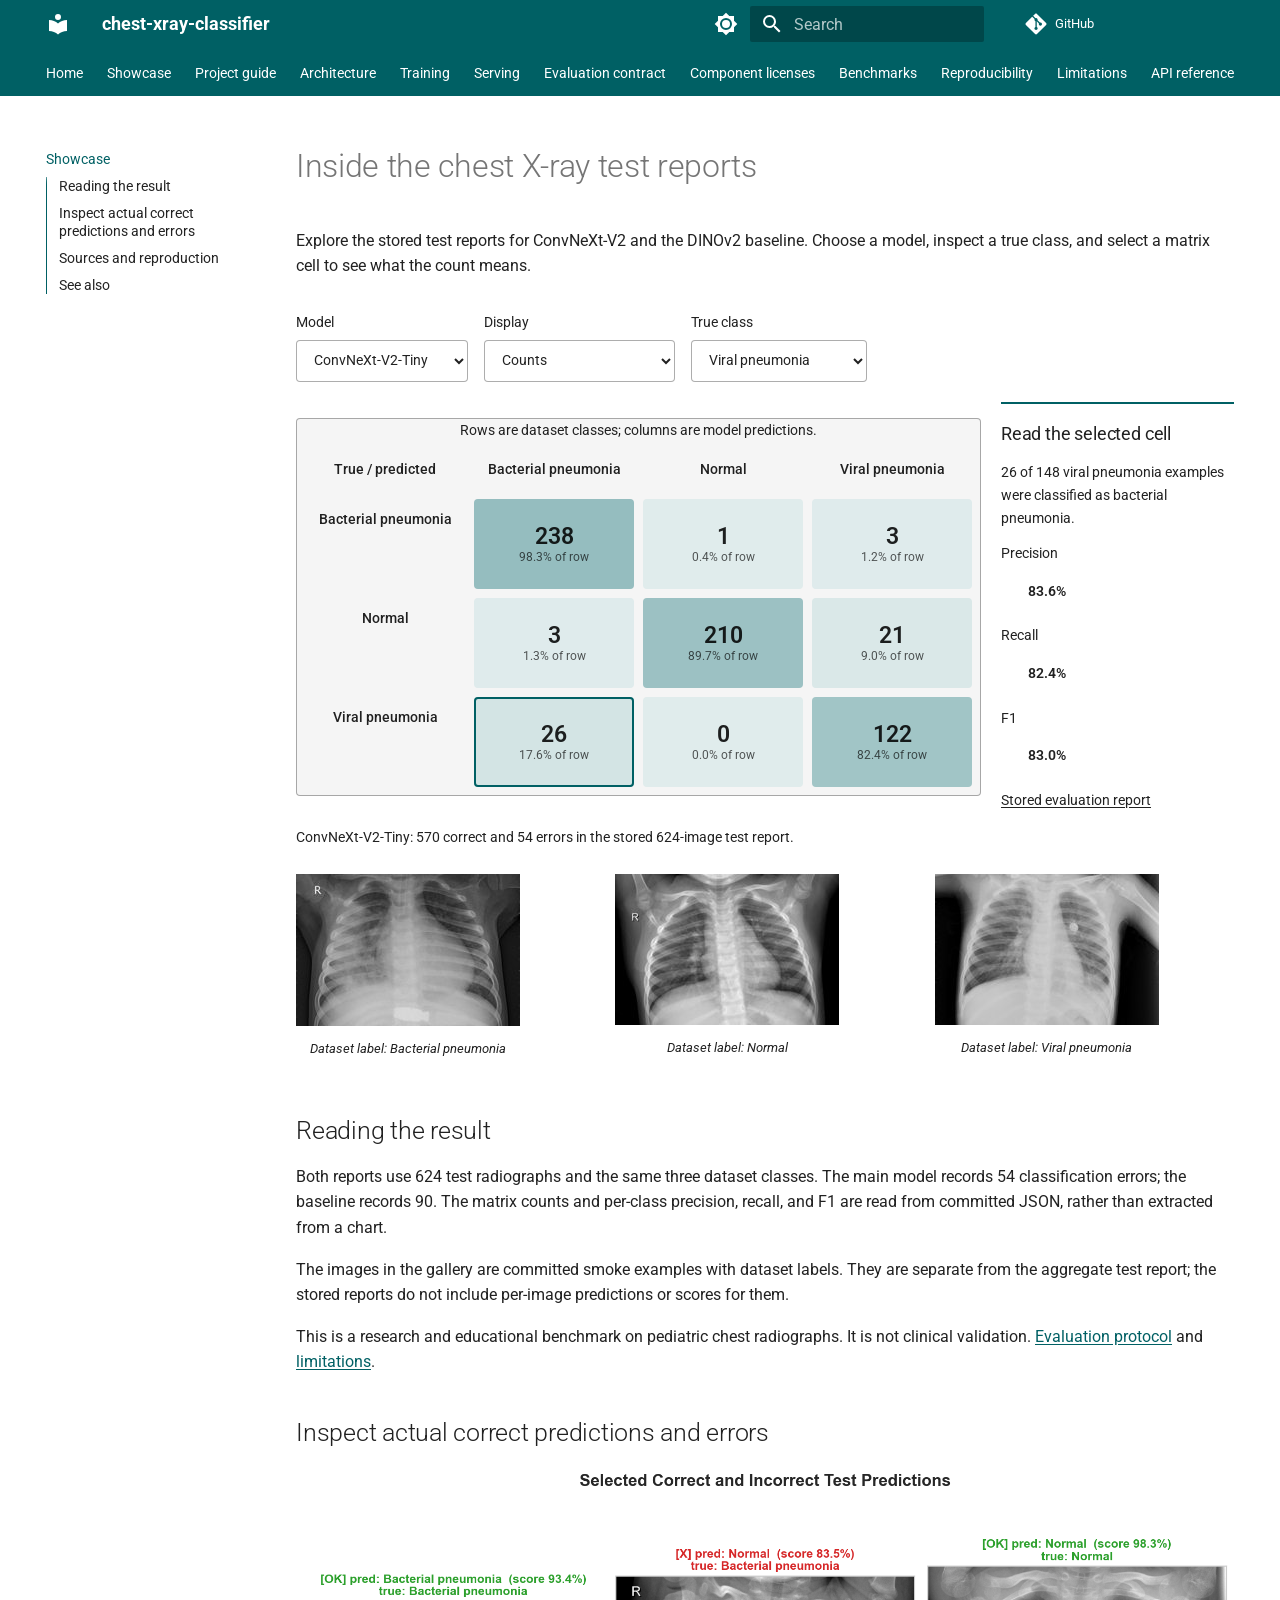
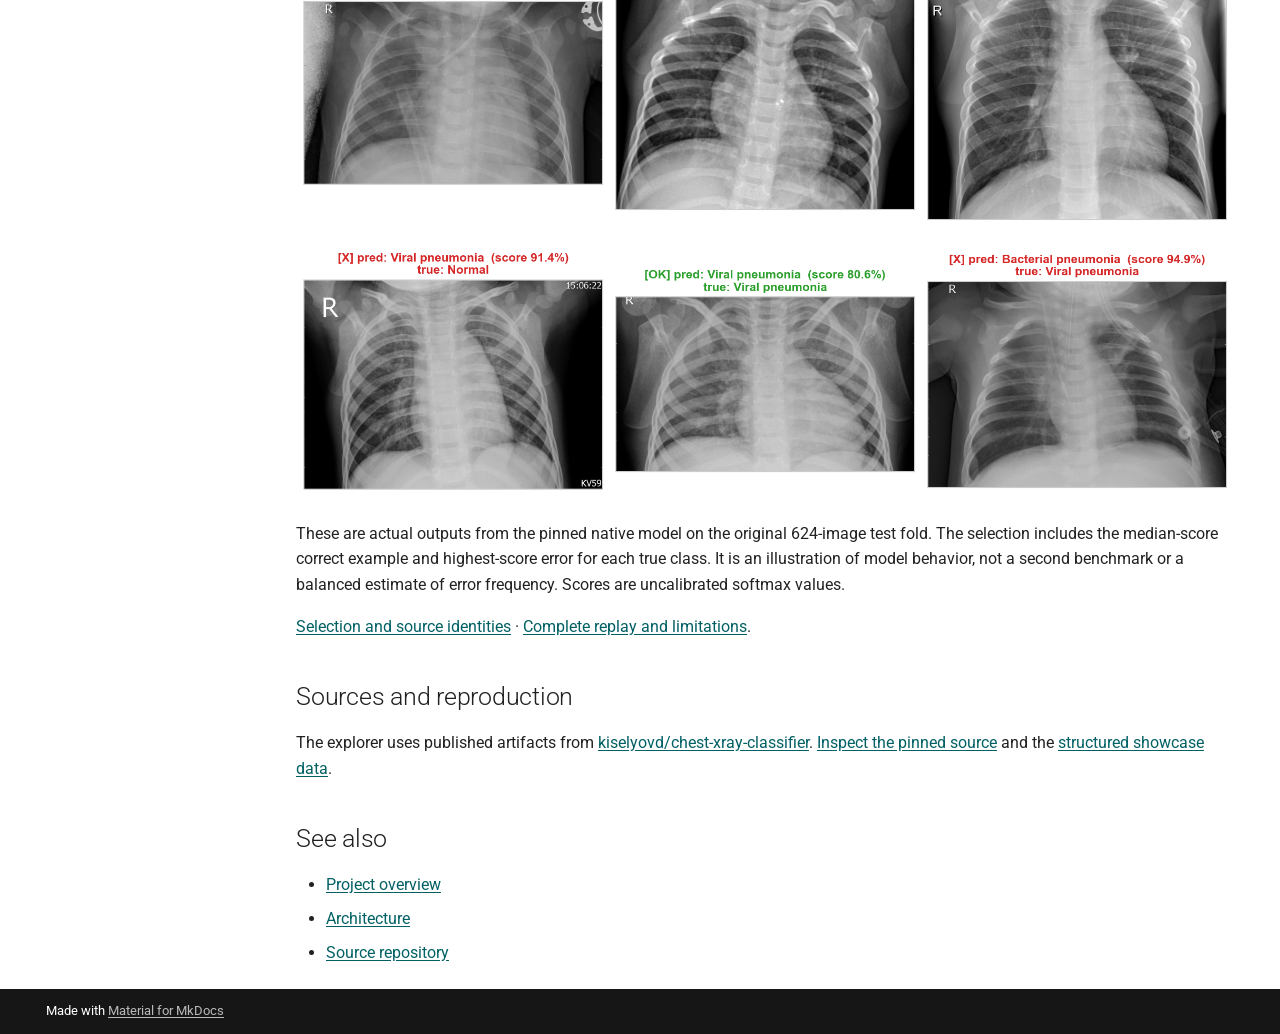
<file: showcase/index.html>
<!doctype html>
<html lang="en" class="no-js">
  <head>
    
      <meta charset="utf-8">
      <meta name="viewport" content="width=device-width,initial-scale=1">
      
        <meta name="description" content="Production-grade 3-class chest X-ray classifier (normal / bacterial pneumonia / viral pneumonia).">
      
      
      
      
        <link rel="prev" href="..">
      
      
        <link rel="next" href="../project-guide/">
      
      
        
      
      
      <link rel="icon" href="../assets/images/favicon.png">
      <meta name="generator" content="mkdocs-1.6.1, mkdocs-material-9.7.6">
    
    
      
        <title>Showcase - chest-xray-classifier</title>
      
    
    
      <link rel="stylesheet" href="../assets/stylesheets/main.484c7ddc.min.css">
      
        
        <link rel="stylesheet" href="../assets/stylesheets/palette.ab4e12ef.min.css">
      
      


    
    
      
    
    
      
        
        
        <link rel="preconnect" href="https://fonts.gstatic.com" crossorigin>
        <link rel="stylesheet" href="https://fonts.googleapis.com/css?family=Roboto:300,300i,400,400i,700,700i%7CRoboto+Mono:400,400i,700,700i&display=fallback">
        <style>:root{--md-text-font:"Roboto";--md-code-font:"Roboto Mono"}</style>
      
    
    
      <link rel="stylesheet" href="../assets/_mkdocstrings.css">
    
      <link rel="stylesheet" href="../assets/accessibility.css?v=20261015-a11y4">
    
      <link rel="stylesheet" href="../assets/showcase/explorer.css">
    
    <script>__md_scope=new URL("..",location),__md_hash=e=>[...e].reduce(((e,_)=>(e<<5)-e+_.charCodeAt(0)),0),__md_get=(e,_=localStorage,t=__md_scope)=>JSON.parse(_.getItem(t.pathname+"."+e)),__md_set=(e,_,t=localStorage,a=__md_scope)=>{try{t.setItem(a.pathname+"."+e,JSON.stringify(_))}catch(e){}}</script>
    
      

    
    
  </head>
  
  
    
    
      
    
    
    
    
    <body dir="ltr" data-md-color-scheme="default" data-md-color-primary="cyan" data-md-color-accent="cyan">
  
    
    <input class="md-toggle" data-md-toggle="drawer" type="checkbox" id="__drawer" autocomplete="off">
    <input class="md-toggle" data-md-toggle="search" type="checkbox" id="__search" autocomplete="off">
    <label class="md-overlay" for="__drawer"></label>
    <div data-md-component="skip">
      
        
        <a href="#inside-the-chest-x-ray-test-reports" class="md-skip">
          Skip to content
        </a>
      
    </div>
    <div data-md-component="announce">
      
    </div>
    
    
      

<header class="md-header" data-md-component="header">
  <nav class="md-header__inner md-grid" aria-label="Header">
    <a href=".." title="chest-xray-classifier" class="md-header__button md-logo" aria-label="chest-xray-classifier" data-md-component="logo">
      
  
  <svg xmlns="http://www.w3.org/2000/svg" viewBox="0 0 24 24"><path d="M12 8a3 3 0 0 0 3-3 3 3 0 0 0-3-3 3 3 0 0 0-3 3 3 3 0 0 0 3 3m0 3.54C9.64 9.35 6.5 8 3 8v11c3.5 0 6.64 1.35 9 3.54 2.36-2.19 5.5-3.54 9-3.54V8c-3.5 0-6.64 1.35-9 3.54"/></svg>

    </a>
    <label class="md-header__button md-icon" for="__drawer">
      
      <svg xmlns="http://www.w3.org/2000/svg" viewBox="0 0 24 24"><path d="M3 6h18v2H3zm0 5h18v2H3zm0 5h18v2H3z"/></svg>
    </label>
    <div class="md-header__title" data-md-component="header-title">
      <div class="md-header__ellipsis">
        <div class="md-header__topic">
          <span class="md-ellipsis">
            chest-xray-classifier
          </span>
        </div>
        <div class="md-header__topic" data-md-component="header-topic">
          <span class="md-ellipsis">
            
              Showcase
            
          </span>
        </div>
      </div>
    </div>
    
      
        <form class="md-header__option" data-md-component="palette">
  
    
    
    
    <input class="md-option" data-md-color-media="(prefers-color-scheme: light)" data-md-color-scheme="default" data-md-color-primary="cyan" data-md-color-accent="cyan"  aria-label="Switch to dark mode"  type="radio" name="__palette" id="__palette_0">
    
      <label class="md-header__button md-icon" title="Switch to dark mode" for="__palette_1" hidden>
        <svg xmlns="http://www.w3.org/2000/svg" viewBox="0 0 24 24"><path d="M12 8a4 4 0 0 0-4 4 4 4 0 0 0 4 4 4 4 0 0 0 4-4 4 4 0 0 0-4-4m0 10a6 6 0 0 1-6-6 6 6 0 0 1 6-6 6 6 0 0 1 6 6 6 6 0 0 1-6 6m8-9.31V4h-4.69L12 .69 8.69 4H4v4.69L.69 12 4 15.31V20h4.69L12 23.31 15.31 20H20v-4.69L23.31 12z"/></svg>
      </label>
    
  
    
    
    
    <input class="md-option" data-md-color-media="(prefers-color-scheme: dark)" data-md-color-scheme="slate" data-md-color-primary="cyan" data-md-color-accent="cyan"  aria-label="Switch to light mode"  type="radio" name="__palette" id="__palette_1">
    
      <label class="md-header__button md-icon" title="Switch to light mode" for="__palette_0" hidden>
        <svg xmlns="http://www.w3.org/2000/svg" viewBox="0 0 24 24"><path d="M12 18c-.89 0-1.74-.2-2.5-.55C11.56 16.5 13 14.42 13 12s-1.44-4.5-3.5-5.45C10.26 6.2 11.11 6 12 6a6 6 0 0 1 6 6 6 6 0 0 1-6 6m8-9.31V4h-4.69L12 .69 8.69 4H4v4.69L.69 12 4 15.31V20h4.69L12 23.31 15.31 20H20v-4.69L23.31 12z"/></svg>
      </label>
    
  
</form>
      
    
    
      <script>var palette=__md_get("__palette");if(palette&&palette.color){if("(prefers-color-scheme)"===palette.color.media){var media=matchMedia("(prefers-color-scheme: light)"),input=document.querySelector(media.matches?"[data-md-color-media='(prefers-color-scheme: light)']":"[data-md-color-media='(prefers-color-scheme: dark)']");palette.color.media=input.getAttribute("data-md-color-media"),palette.color.scheme=input.getAttribute("data-md-color-scheme"),palette.color.primary=input.getAttribute("data-md-color-primary"),palette.color.accent=input.getAttribute("data-md-color-accent")}for(var[key,value]of Object.entries(palette.color))document.body.setAttribute("data-md-color-"+key,value)}</script>
    
    
    
      
      
        <label class="md-header__button md-icon" for="__search">
          
          <svg xmlns="http://www.w3.org/2000/svg" viewBox="0 0 24 24"><path d="M9.5 3A6.5 6.5 0 0 1 16 9.5c0 1.61-.59 3.09-1.56 4.23l.27.27h.79l5 5-1.5 1.5-5-5v-.79l-.27-.27A6.52 6.52 0 0 1 9.5 16 6.5 6.5 0 0 1 3 9.5 6.5 6.5 0 0 1 9.5 3m0 2C7 5 5 7 5 9.5S7 14 9.5 14 14 12 14 9.5 12 5 9.5 5"/></svg>
        </label>
        <div class="md-search" data-md-component="search" role="dialog">
  <label class="md-search__overlay" for="__search"></label>
  <div class="md-search__inner" role="search">
    <form class="md-search__form" name="search">
      <input type="text" class="md-search__input" name="query" aria-label="Search" placeholder="Search" autocapitalize="off" autocorrect="off" autocomplete="off" spellcheck="false" data-md-component="search-query" required>
      <label class="md-search__icon md-icon" for="__search">
        
        <svg xmlns="http://www.w3.org/2000/svg" viewBox="0 0 24 24"><path d="M9.5 3A6.5 6.5 0 0 1 16 9.5c0 1.61-.59 3.09-1.56 4.23l.27.27h.79l5 5-1.5 1.5-5-5v-.79l-.27-.27A6.52 6.52 0 0 1 9.5 16 6.5 6.5 0 0 1 3 9.5 6.5 6.5 0 0 1 9.5 3m0 2C7 5 5 7 5 9.5S7 14 9.5 14 14 12 14 9.5 12 5 9.5 5"/></svg>
        
        <svg xmlns="http://www.w3.org/2000/svg" viewBox="0 0 24 24"><path d="M20 11v2H8l5.5 5.5-1.42 1.42L4.16 12l7.92-7.92L13.5 5.5 8 11z"/></svg>
      </label>
      <nav class="md-search__options" aria-label="Search">
        
        <button type="reset" class="md-search__icon md-icon" title="Clear" aria-label="Clear" tabindex="-1">
          
          <svg xmlns="http://www.w3.org/2000/svg" viewBox="0 0 24 24"><path d="M19 6.41 17.59 5 12 10.59 6.41 5 5 6.41 10.59 12 5 17.59 6.41 19 12 13.41 17.59 19 19 17.59 13.41 12z"/></svg>
        </button>
      </nav>
      
        <div class="md-search__suggest" data-md-component="search-suggest"></div>
      
    </form>
    <div class="md-search__output">
      <div class="md-search__scrollwrap" tabindex="0" data-md-scrollfix>
        <div class="md-search-result" data-md-component="search-result">
          <div class="md-search-result__meta">
            Initializing search
          </div>
          <ol class="md-search-result__list" role="presentation"></ol>
        </div>
      </div>
    </div>
  </div>
</div>
      
    
    
      <div class="md-header__source">
        <a href="https://github.com/kiselyovd/chest-xray-classifier" title="Go to repository" class="md-source" data-md-component="source">
  <div class="md-source__icon md-icon">
    
    <svg xmlns="http://www.w3.org/2000/svg" viewBox="0 0 448 512"><!--! Font Awesome Free 7.1.0 by @fontawesome - https://fontawesome.com License - https://fontawesome.com/license/free (Icons: CC BY 4.0, Fonts: SIL OFL 1.1, Code: MIT License) Copyright 2025 Fonticons, Inc.--><path d="M439.6 236.1 244 40.5c-5.4-5.5-12.8-8.5-20.4-8.5s-15 3-20.4 8.4L162.5 81l51.5 51.5c27.1-9.1 52.7 16.8 43.4 43.7l49.7 49.7c34.2-11.8 61.2 31 35.5 56.7-26.5 26.5-70.2-2.9-56-37.3L240.3 199v121.9c25.3 12.5 22.3 41.8 9.1 55-6.4 6.4-15.2 10.1-24.3 10.1s-17.8-3.6-24.3-10.1c-17.6-17.6-11.1-46.9 11.2-56v-123c-20.8-8.5-24.6-30.7-18.6-45L142.6 101 8.5 235.1C3 240.6 0 247.9 0 255.5s3 15 8.5 20.4l195.6 195.7c5.4 5.4 12.7 8.4 20.4 8.4s15-3 20.4-8.4l194.7-194.7c5.4-5.4 8.4-12.8 8.4-20.4s-3-15-8.4-20.4"/></svg>
  </div>
  <div class="md-source__repository">
    GitHub
  </div>
</a>
      </div>
    
  </nav>
  
</header>
    
    <div class="md-container" data-md-component="container">
      
      
        
          
            
<nav class="md-tabs" aria-label="Tabs" data-md-component="tabs">
  <div class="md-grid">
    <ul class="md-tabs__list">
      
        
  
  
  
  
    <li class="md-tabs__item">
      <a href=".." class="md-tabs__link">
        
  
  
    
  
  Home

      </a>
    </li>
  

      
        
  
  
  
    
  
  
    <li class="md-tabs__item md-tabs__item--active">
      <a href="./" class="md-tabs__link">
        
  
  
    
  
  Showcase

      </a>
    </li>
  

      
        
  
  
  
  
    <li class="md-tabs__item">
      <a href="../project-guide/" class="md-tabs__link">
        
  
  
    
  
  Project guide

      </a>
    </li>
  

      
        
  
  
  
  
    <li class="md-tabs__item">
      <a href="../architecture/" class="md-tabs__link">
        
  
  
    
  
  Architecture

      </a>
    </li>
  

      
        
  
  
  
  
    <li class="md-tabs__item">
      <a href="../training/" class="md-tabs__link">
        
  
  
    
  
  Training

      </a>
    </li>
  

      
        
  
  
  
  
    <li class="md-tabs__item">
      <a href="../serving/" class="md-tabs__link">
        
  
  
    
  
  Serving

      </a>
    </li>
  

      
        
  
  
  
  
    <li class="md-tabs__item">
      <a href="../EVALUATION/" class="md-tabs__link">
        
  
  
    
  
  Evaluation contract

      </a>
    </li>
  

      
        
  
  
  
  
    <li class="md-tabs__item">
      <a href="../LICENSES/" class="md-tabs__link">
        
  
  
    
  
  Component licenses

      </a>
    </li>
  

      
        
  
  
  
  
    <li class="md-tabs__item">
      <a href="../BENCHMARKS/" class="md-tabs__link">
        
  
  
    
  
  Benchmarks

      </a>
    </li>
  

      
        
  
  
  
  
    <li class="md-tabs__item">
      <a href="../REPRODUCIBILITY/" class="md-tabs__link">
        
  
  
    
  
  Reproducibility

      </a>
    </li>
  

      
        
  
  
  
  
    <li class="md-tabs__item">
      <a href="../LIMITATIONS/" class="md-tabs__link">
        
  
  
    
  
  Limitations

      </a>
    </li>
  

      
        
  
  
  
  
    <li class="md-tabs__item">
      <a href="../api/" class="md-tabs__link">
        
  
  
    
  
  API reference

      </a>
    </li>
  

      
    </ul>
  </div>
</nav>
          
        
      
      <main class="md-main" data-md-component="main">
        <div class="md-main__inner md-grid">
          
            
              
              <div class="md-sidebar md-sidebar--primary" data-md-component="sidebar" data-md-type="navigation" >
                <div class="md-sidebar__scrollwrap">
                  <div class="md-sidebar__inner">
                    


  


  

<nav class="md-nav md-nav--primary md-nav--lifted md-nav--integrated" aria-label="Navigation" data-md-level="0">
  <label class="md-nav__title" for="__drawer">
    <a href=".." title="chest-xray-classifier" class="md-nav__button md-logo" aria-label="chest-xray-classifier" data-md-component="logo">
      
  
  <svg xmlns="http://www.w3.org/2000/svg" viewBox="0 0 24 24"><path d="M12 8a3 3 0 0 0 3-3 3 3 0 0 0-3-3 3 3 0 0 0-3 3 3 3 0 0 0 3 3m0 3.54C9.64 9.35 6.5 8 3 8v11c3.5 0 6.64 1.35 9 3.54 2.36-2.19 5.5-3.54 9-3.54V8c-3.5 0-6.64 1.35-9 3.54"/></svg>

    </a>
    chest-xray-classifier
  </label>
  
    <div class="md-nav__source">
      <a href="https://github.com/kiselyovd/chest-xray-classifier" title="Go to repository" class="md-source" data-md-component="source">
  <div class="md-source__icon md-icon">
    
    <svg xmlns="http://www.w3.org/2000/svg" viewBox="0 0 448 512"><!--! Font Awesome Free 7.1.0 by @fontawesome - https://fontawesome.com License - https://fontawesome.com/license/free (Icons: CC BY 4.0, Fonts: SIL OFL 1.1, Code: MIT License) Copyright 2025 Fonticons, Inc.--><path d="M439.6 236.1 244 40.5c-5.4-5.5-12.8-8.5-20.4-8.5s-15 3-20.4 8.4L162.5 81l51.5 51.5c27.1-9.1 52.7 16.8 43.4 43.7l49.7 49.7c34.2-11.8 61.2 31 35.5 56.7-26.5 26.5-70.2-2.9-56-37.3L240.3 199v121.9c25.3 12.5 22.3 41.8 9.1 55-6.4 6.4-15.2 10.1-24.3 10.1s-17.8-3.6-24.3-10.1c-17.6-17.6-11.1-46.9 11.2-56v-123c-20.8-8.5-24.6-30.7-18.6-45L142.6 101 8.5 235.1C3 240.6 0 247.9 0 255.5s3 15 8.5 20.4l195.6 195.7c5.4 5.4 12.7 8.4 20.4 8.4s15-3 20.4-8.4l194.7-194.7c5.4-5.4 8.4-12.8 8.4-20.4s-3-15-8.4-20.4"/></svg>
  </div>
  <div class="md-source__repository">
    GitHub
  </div>
</a>
    </div>
  
  <ul class="md-nav__list" data-md-scrollfix>
    
      
      
  
  
  
  
    <li class="md-nav__item">
      <a href=".." class="md-nav__link">
        
  
  
  <span class="md-ellipsis">
    
  
    Home
  

    
  </span>
  
  

      </a>
    </li>
  

    
      
      
  
  
    
  
  
  
    <li class="md-nav__item md-nav__item--active">
      
      <input class="md-nav__toggle md-toggle" type="checkbox" id="__toc">
      
      
        
      
      
        <label class="md-nav__link md-nav__link--active" for="__toc">
          
  
  
  <span class="md-ellipsis">
    
  
    Showcase
  

    
  </span>
  
  

          <span class="md-nav__icon md-icon"></span>
        </label>
      
      <a href="./" class="md-nav__link md-nav__link--active">
        
  
  
  <span class="md-ellipsis">
    
  
    Showcase
  

    
  </span>
  
  

      </a>
      
        

<nav class="md-nav md-nav--secondary" aria-label="Table of contents">
  
  
  
    
  
  
    <label class="md-nav__title" for="__toc">
      <span class="md-nav__icon md-icon"></span>
      Table of contents
    </label>
    <ul class="md-nav__list" data-md-component="toc" data-md-scrollfix>
      
        <li class="md-nav__item">
  <a href="#reading-the-result" class="md-nav__link">
    <span class="md-ellipsis">
      
        Reading the result
      
    </span>
  </a>
  
</li>
      
        <li class="md-nav__item">
  <a href="#inspect-actual-correct-predictions-and-errors" class="md-nav__link">
    <span class="md-ellipsis">
      
        Inspect actual correct predictions and errors
      
    </span>
  </a>
  
</li>
      
        <li class="md-nav__item">
  <a href="#sources-and-reproduction" class="md-nav__link">
    <span class="md-ellipsis">
      
        Sources and reproduction
      
    </span>
  </a>
  
</li>
      
        <li class="md-nav__item">
  <a href="#see-also" class="md-nav__link">
    <span class="md-ellipsis">
      
        See also
      
    </span>
  </a>
  
</li>
      
    </ul>
  
</nav>
      
    </li>
  

    
      
      
  
  
  
  
    <li class="md-nav__item">
      <a href="../project-guide/" class="md-nav__link">
        
  
  
  <span class="md-ellipsis">
    
  
    Project guide
  

    
  </span>
  
  

      </a>
    </li>
  

    
      
      
  
  
  
  
    <li class="md-nav__item">
      <a href="../architecture/" class="md-nav__link">
        
  
  
  <span class="md-ellipsis">
    
  
    Architecture
  

    
  </span>
  
  

      </a>
    </li>
  

    
      
      
  
  
  
  
    <li class="md-nav__item">
      <a href="../training/" class="md-nav__link">
        
  
  
  <span class="md-ellipsis">
    
  
    Training
  

    
  </span>
  
  

      </a>
    </li>
  

    
      
      
  
  
  
  
    <li class="md-nav__item">
      <a href="../serving/" class="md-nav__link">
        
  
  
  <span class="md-ellipsis">
    
  
    Serving
  

    
  </span>
  
  

      </a>
    </li>
  

    
      
      
  
  
  
  
    <li class="md-nav__item">
      <a href="../EVALUATION/" class="md-nav__link">
        
  
  
  <span class="md-ellipsis">
    
  
    Evaluation contract
  

    
  </span>
  
  

      </a>
    </li>
  

    
      
      
  
  
  
  
    <li class="md-nav__item">
      <a href="../LICENSES/" class="md-nav__link">
        
  
  
  <span class="md-ellipsis">
    
  
    Component licenses
  

    
  </span>
  
  

      </a>
    </li>
  

    
      
      
  
  
  
  
    <li class="md-nav__item">
      <a href="../BENCHMARKS/" class="md-nav__link">
        
  
  
  <span class="md-ellipsis">
    
  
    Benchmarks
  

    
  </span>
  
  

      </a>
    </li>
  

    
      
      
  
  
  
  
    <li class="md-nav__item">
      <a href="../REPRODUCIBILITY/" class="md-nav__link">
        
  
  
  <span class="md-ellipsis">
    
  
    Reproducibility
  

    
  </span>
  
  

      </a>
    </li>
  

    
      
      
  
  
  
  
    <li class="md-nav__item">
      <a href="../LIMITATIONS/" class="md-nav__link">
        
  
  
  <span class="md-ellipsis">
    
  
    Limitations
  

    
  </span>
  
  

      </a>
    </li>
  

    
      
      
  
  
  
  
    <li class="md-nav__item">
      <a href="../api/" class="md-nav__link">
        
  
  
  <span class="md-ellipsis">
    
  
    API reference
  

    
  </span>
  
  

      </a>
    </li>
  

    
  </ul>
</nav>
                  </div>
                </div>
              </div>
            
            
          
          
            <div class="md-content" data-md-component="content">
              
              <article class="md-content__inner md-typeset">
                
                  


  
  


<h1 id="inside-the-chest-x-ray-test-reports">Inside the chest X-ray test reports</h1>
<p>Explore the stored test reports for ConvNeXt-V2 and the DINOv2 baseline. Choose a model, inspect a true class, and select a matrix cell to see what the count means.</p>
<section class="sc-explorer" data-showcase="matrix" data-owner="kiselyovd" aria-label="Inside the chest X-ray test reports interactive showcase">
  <div class="sc-controls"></div>
  <div class="sc-workspace">
    <figure class="sc-stage"><img src="../images/confusion_matrix.png" alt="Published main-model confusion matrix"><figcaption>The main model's stored evaluation report.</figcaption></figure>
    <aside class="sc-details"><h3>Explore the example</h3><p>Use the controls to inspect this project's published artifacts.</p></aside>
  </div>
  <p class="sc-live" role="status">The source example is available above; interactive controls load when JavaScript is enabled.</p>
  <div class="sc-sample-gallery" aria-label="Dataset-labelled smoke examples"></div>
</section>

<h2 id="reading-the-result">Reading the result</h2>
<p>Both reports use 624 test radiographs and the same three dataset classes. The main model records 54 classification errors; the baseline records 90. The matrix counts and per-class precision, recall, and F1 are read from committed JSON, rather than extracted from a chart.</p>
<p>The images in the gallery are committed smoke examples with dataset labels. They are separate from the aggregate test report; the stored reports do not include per-image predictions or scores for them.</p>
<p>This is a research and educational benchmark on pediatric chest radiographs. It is not clinical validation. <a href="../REPRODUCIBILITY/">Evaluation protocol</a> and <a href="../LIMITATIONS/">limitations</a>.</p>
<h2 id="inspect-actual-correct-predictions-and-errors">Inspect actual correct predictions and errors</h2>
<p><img alt="Six radiographs from the native replay, showing both correct predictions and mistakes with true and predicted classes" src="../images/sample_predictions.png" /></p>
<p>These are actual outputs from the pinned native model on the original 624-image test fold. The selection includes the median-score correct example and highest-score error for each true class. It is an illustration of model behavior, not a second benchmark or a balanced estimate of error frequency. Scores are uncalibrated softmax values.</p>
<p><a href="https://github.com/kiselyovd/chest-xray-classifier/blob/main/reports/provenance/figure-selection.json">Selection and source identities</a> · <a href="../EVALUATION/">Complete replay and limitations</a>.</p>
<h2 id="sources-and-reproduction">Sources and reproduction</h2>
<p>The explorer uses published artifacts from <a href="https://github.com/kiselyovd/chest-xray-classifier">kiselyovd/chest-xray-classifier</a>. <a href="https://github.com/kiselyovd/chest-xray-classifier/blob/e0badb62a91f48acb0cf37544605e492f23864d8/reports/metrics.json">Inspect the pinned source</a> and the <a href="../assets/showcase/data.json">structured showcase data</a>.</p>
<h2 id="see-also">See also</h2>
<ul>
<li><a href="../">Project overview</a></li>
<li><a href="../architecture/">Architecture</a></li>
<li><a href="https://github.com/kiselyovd/chest-xray-classifier">Source repository</a></li>
</ul>












                
              </article>
            </div>
          
          
<script>var target=document.getElementById(location.hash.slice(1));target&&target.name&&(target.checked=target.name.startsWith("__tabbed_"))</script>
        </div>
        
          <button type="button" class="md-top md-icon" data-md-component="top" hidden>
  
  <svg xmlns="http://www.w3.org/2000/svg" viewBox="0 0 24 24"><path d="M13 20h-2V8l-5.5 5.5-1.42-1.42L12 4.16l7.92 7.92-1.42 1.42L13 8z"/></svg>
  Back to top
</button>
        
      </main>
      
        <footer class="md-footer">
  
  <div class="md-footer-meta md-typeset">
    <div class="md-footer-meta__inner md-grid">
      <div class="md-copyright">
  
  
    Made with
    <a href="https://squidfunk.github.io/mkdocs-material/" target="_blank" rel="noopener">
      Material for MkDocs
    </a>
  
</div>
      
    </div>
  </div>
</footer>
      
    </div>
    <div class="md-dialog" data-md-component="dialog">
      <div class="md-dialog__inner md-typeset"></div>
    </div>
    
    
    
      
      
      <script id="__config" type="application/json">{"annotate": null, "base": "..", "features": ["content.code.copy", "navigation.indexes", "navigation.tabs", "navigation.top", "toc.integrate", "search.highlight", "search.suggest"], "search": "../assets/javascripts/workers/search.2c215733.min.js", "tags": null, "translations": {"clipboard.copied": "Copied to clipboard", "clipboard.copy": "Copy to clipboard", "search.result.more.one": "1 more on this page", "search.result.more.other": "# more on this page", "search.result.none": "No matching documents", "search.result.one": "1 matching document", "search.result.other": "# matching documents", "search.result.placeholder": "Type to start searching", "search.result.term.missing": "Missing", "select.version": "Select version"}, "version": null}</script>
    
    
      <script src="../assets/javascripts/bundle.79ae519e.min.js"></script>
      
        <script src="../assets/showcase/explorer.js?v=20261015-a11y" type="module"></script>
      
    
  </body>
</html>
</file>
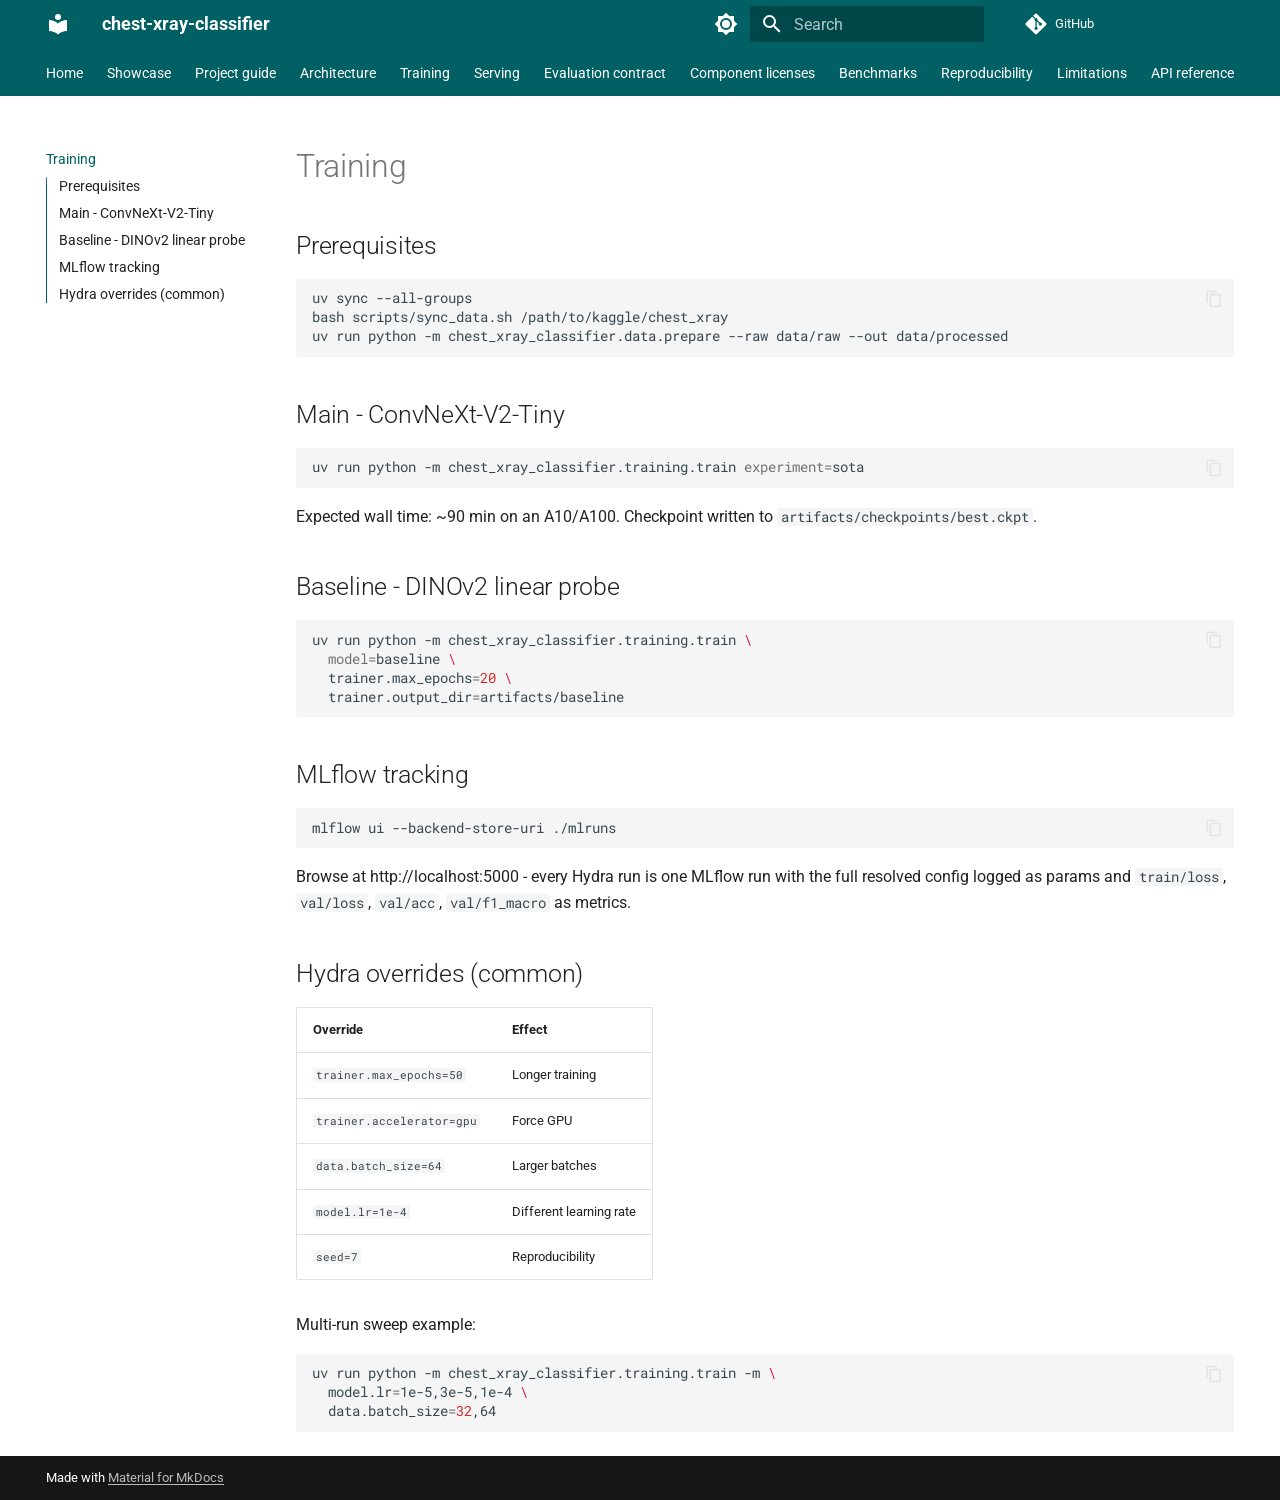
<file: training/index.html>
<!doctype html>
<html lang="en" class="no-js">
  <head>
    
      <meta charset="utf-8">
      <meta name="viewport" content="width=device-width,initial-scale=1">
      
        <meta name="description" content="Production-grade 3-class chest X-ray classifier (normal / bacterial pneumonia / viral pneumonia).">
      
      
      
      
        <link rel="prev" href="../architecture/">
      
      
        <link rel="next" href="../serving/">
      
      
        
      
      
      <link rel="icon" href="../assets/images/favicon.png">
      <meta name="generator" content="mkdocs-1.6.1, mkdocs-material-9.7.6">
    
    
      
        <title>Training - chest-xray-classifier</title>
      
    
    
      <link rel="stylesheet" href="../assets/stylesheets/main.484c7ddc.min.css">
      
        
        <link rel="stylesheet" href="../assets/stylesheets/palette.ab4e12ef.min.css">
      
      


    
    
      
    
    
      
        
        
        <link rel="preconnect" href="https://fonts.gstatic.com" crossorigin>
        <link rel="stylesheet" href="https://fonts.googleapis.com/css?family=Roboto:300,300i,400,400i,700,700i%7CRoboto+Mono:400,400i,700,700i&display=fallback">
        <style>:root{--md-text-font:"Roboto";--md-code-font:"Roboto Mono"}</style>
      
    
    
      <link rel="stylesheet" href="../assets/_mkdocstrings.css">
    
      <link rel="stylesheet" href="../assets/accessibility.css?v=20261015-a11y4">
    
      <link rel="stylesheet" href="../assets/showcase/explorer.css">
    
    <script>__md_scope=new URL("..",location),__md_hash=e=>[...e].reduce(((e,_)=>(e<<5)-e+_.charCodeAt(0)),0),__md_get=(e,_=localStorage,t=__md_scope)=>JSON.parse(_.getItem(t.pathname+"."+e)),__md_set=(e,_,t=localStorage,a=__md_scope)=>{try{t.setItem(a.pathname+"."+e,JSON.stringify(_))}catch(e){}}</script>
    
      

    
    
  </head>
  
  
    
    
      
    
    
    
    
    <body dir="ltr" data-md-color-scheme="default" data-md-color-primary="cyan" data-md-color-accent="cyan">
  
    
    <input class="md-toggle" data-md-toggle="drawer" type="checkbox" id="__drawer" autocomplete="off">
    <input class="md-toggle" data-md-toggle="search" type="checkbox" id="__search" autocomplete="off">
    <label class="md-overlay" for="__drawer"></label>
    <div data-md-component="skip">
      
        
        <a href="#training" class="md-skip">
          Skip to content
        </a>
      
    </div>
    <div data-md-component="announce">
      
    </div>
    
    
      

<header class="md-header" data-md-component="header">
  <nav class="md-header__inner md-grid" aria-label="Header">
    <a href=".." title="chest-xray-classifier" class="md-header__button md-logo" aria-label="chest-xray-classifier" data-md-component="logo">
      
  
  <svg xmlns="http://www.w3.org/2000/svg" viewBox="0 0 24 24"><path d="M12 8a3 3 0 0 0 3-3 3 3 0 0 0-3-3 3 3 0 0 0-3 3 3 3 0 0 0 3 3m0 3.54C9.64 9.35 6.5 8 3 8v11c3.5 0 6.64 1.35 9 3.54 2.36-2.19 5.5-3.54 9-3.54V8c-3.5 0-6.64 1.35-9 3.54"/></svg>

    </a>
    <label class="md-header__button md-icon" for="__drawer">
      
      <svg xmlns="http://www.w3.org/2000/svg" viewBox="0 0 24 24"><path d="M3 6h18v2H3zm0 5h18v2H3zm0 5h18v2H3z"/></svg>
    </label>
    <div class="md-header__title" data-md-component="header-title">
      <div class="md-header__ellipsis">
        <div class="md-header__topic">
          <span class="md-ellipsis">
            chest-xray-classifier
          </span>
        </div>
        <div class="md-header__topic" data-md-component="header-topic">
          <span class="md-ellipsis">
            
              Training
            
          </span>
        </div>
      </div>
    </div>
    
      
        <form class="md-header__option" data-md-component="palette">
  
    
    
    
    <input class="md-option" data-md-color-media="(prefers-color-scheme: light)" data-md-color-scheme="default" data-md-color-primary="cyan" data-md-color-accent="cyan"  aria-label="Switch to dark mode"  type="radio" name="__palette" id="__palette_0">
    
      <label class="md-header__button md-icon" title="Switch to dark mode" for="__palette_1" hidden>
        <svg xmlns="http://www.w3.org/2000/svg" viewBox="0 0 24 24"><path d="M12 8a4 4 0 0 0-4 4 4 4 0 0 0 4 4 4 4 0 0 0 4-4 4 4 0 0 0-4-4m0 10a6 6 0 0 1-6-6 6 6 0 0 1 6-6 6 6 0 0 1 6 6 6 6 0 0 1-6 6m8-9.31V4h-4.69L12 .69 8.69 4H4v4.69L.69 12 4 15.31V20h4.69L12 23.31 15.31 20H20v-4.69L23.31 12z"/></svg>
      </label>
    
  
    
    
    
    <input class="md-option" data-md-color-media="(prefers-color-scheme: dark)" data-md-color-scheme="slate" data-md-color-primary="cyan" data-md-color-accent="cyan"  aria-label="Switch to light mode"  type="radio" name="__palette" id="__palette_1">
    
      <label class="md-header__button md-icon" title="Switch to light mode" for="__palette_0" hidden>
        <svg xmlns="http://www.w3.org/2000/svg" viewBox="0 0 24 24"><path d="M12 18c-.89 0-1.74-.2-2.5-.55C11.56 16.5 13 14.42 13 12s-1.44-4.5-3.5-5.45C10.26 6.2 11.11 6 12 6a6 6 0 0 1 6 6 6 6 0 0 1-6 6m8-9.31V4h-4.69L12 .69 8.69 4H4v4.69L.69 12 4 15.31V20h4.69L12 23.31 15.31 20H20v-4.69L23.31 12z"/></svg>
      </label>
    
  
</form>
      
    
    
      <script>var palette=__md_get("__palette");if(palette&&palette.color){if("(prefers-color-scheme)"===palette.color.media){var media=matchMedia("(prefers-color-scheme: light)"),input=document.querySelector(media.matches?"[data-md-color-media='(prefers-color-scheme: light)']":"[data-md-color-media='(prefers-color-scheme: dark)']");palette.color.media=input.getAttribute("data-md-color-media"),palette.color.scheme=input.getAttribute("data-md-color-scheme"),palette.color.primary=input.getAttribute("data-md-color-primary"),palette.color.accent=input.getAttribute("data-md-color-accent")}for(var[key,value]of Object.entries(palette.color))document.body.setAttribute("data-md-color-"+key,value)}</script>
    
    
    
      
      
        <label class="md-header__button md-icon" for="__search">
          
          <svg xmlns="http://www.w3.org/2000/svg" viewBox="0 0 24 24"><path d="M9.5 3A6.5 6.5 0 0 1 16 9.5c0 1.61-.59 3.09-1.56 4.23l.27.27h.79l5 5-1.5 1.5-5-5v-.79l-.27-.27A6.52 6.52 0 0 1 9.5 16 6.5 6.5 0 0 1 3 9.5 6.5 6.5 0 0 1 9.5 3m0 2C7 5 5 7 5 9.5S7 14 9.5 14 14 12 14 9.5 12 5 9.5 5"/></svg>
        </label>
        <div class="md-search" data-md-component="search" role="dialog">
  <label class="md-search__overlay" for="__search"></label>
  <div class="md-search__inner" role="search">
    <form class="md-search__form" name="search">
      <input type="text" class="md-search__input" name="query" aria-label="Search" placeholder="Search" autocapitalize="off" autocorrect="off" autocomplete="off" spellcheck="false" data-md-component="search-query" required>
      <label class="md-search__icon md-icon" for="__search">
        
        <svg xmlns="http://www.w3.org/2000/svg" viewBox="0 0 24 24"><path d="M9.5 3A6.5 6.5 0 0 1 16 9.5c0 1.61-.59 3.09-1.56 4.23l.27.27h.79l5 5-1.5 1.5-5-5v-.79l-.27-.27A6.52 6.52 0 0 1 9.5 16 6.5 6.5 0 0 1 3 9.5 6.5 6.5 0 0 1 9.5 3m0 2C7 5 5 7 5 9.5S7 14 9.5 14 14 12 14 9.5 12 5 9.5 5"/></svg>
        
        <svg xmlns="http://www.w3.org/2000/svg" viewBox="0 0 24 24"><path d="M20 11v2H8l5.5 5.5-1.42 1.42L4.16 12l7.92-7.92L13.5 5.5 8 11z"/></svg>
      </label>
      <nav class="md-search__options" aria-label="Search">
        
        <button type="reset" class="md-search__icon md-icon" title="Clear" aria-label="Clear" tabindex="-1">
          
          <svg xmlns="http://www.w3.org/2000/svg" viewBox="0 0 24 24"><path d="M19 6.41 17.59 5 12 10.59 6.41 5 5 6.41 10.59 12 5 17.59 6.41 19 12 13.41 17.59 19 19 17.59 13.41 12z"/></svg>
        </button>
      </nav>
      
        <div class="md-search__suggest" data-md-component="search-suggest"></div>
      
    </form>
    <div class="md-search__output">
      <div class="md-search__scrollwrap" tabindex="0" data-md-scrollfix>
        <div class="md-search-result" data-md-component="search-result">
          <div class="md-search-result__meta">
            Initializing search
          </div>
          <ol class="md-search-result__list" role="presentation"></ol>
        </div>
      </div>
    </div>
  </div>
</div>
      
    
    
      <div class="md-header__source">
        <a href="https://github.com/kiselyovd/chest-xray-classifier" title="Go to repository" class="md-source" data-md-component="source">
  <div class="md-source__icon md-icon">
    
    <svg xmlns="http://www.w3.org/2000/svg" viewBox="0 0 448 512"><!--! Font Awesome Free 7.1.0 by @fontawesome - https://fontawesome.com License - https://fontawesome.com/license/free (Icons: CC BY 4.0, Fonts: SIL OFL 1.1, Code: MIT License) Copyright 2025 Fonticons, Inc.--><path d="M439.6 236.1 244 40.5c-5.4-5.5-12.8-8.5-20.4-8.5s-15 3-20.4 8.4L162.5 81l51.5 51.5c27.1-9.1 52.7 16.8 43.4 43.7l49.7 49.7c34.2-11.8 61.2 31 35.5 56.7-26.5 26.5-70.2-2.9-56-37.3L240.3 199v121.9c25.3 12.5 22.3 41.8 9.1 55-6.4 6.4-15.2 10.1-24.3 10.1s-17.8-3.6-24.3-10.1c-17.6-17.6-11.1-46.9 11.2-56v-123c-20.8-8.5-24.6-30.7-18.6-45L142.6 101 8.5 235.1C3 240.6 0 247.9 0 255.5s3 15 8.5 20.4l195.6 195.7c5.4 5.4 12.7 8.4 20.4 8.4s15-3 20.4-8.4l194.7-194.7c5.4-5.4 8.4-12.8 8.4-20.4s-3-15-8.4-20.4"/></svg>
  </div>
  <div class="md-source__repository">
    GitHub
  </div>
</a>
      </div>
    
  </nav>
  
</header>
    
    <div class="md-container" data-md-component="container">
      
      
        
          
            
<nav class="md-tabs" aria-label="Tabs" data-md-component="tabs">
  <div class="md-grid">
    <ul class="md-tabs__list">
      
        
  
  
  
  
    <li class="md-tabs__item">
      <a href=".." class="md-tabs__link">
        
  
  
    
  
  Home

      </a>
    </li>
  

      
        
  
  
  
  
    <li class="md-tabs__item">
      <a href="../showcase/" class="md-tabs__link">
        
  
  
    
  
  Showcase

      </a>
    </li>
  

      
        
  
  
  
  
    <li class="md-tabs__item">
      <a href="../project-guide/" class="md-tabs__link">
        
  
  
    
  
  Project guide

      </a>
    </li>
  

      
        
  
  
  
  
    <li class="md-tabs__item">
      <a href="../architecture/" class="md-tabs__link">
        
  
  
    
  
  Architecture

      </a>
    </li>
  

      
        
  
  
  
    
  
  
    <li class="md-tabs__item md-tabs__item--active">
      <a href="./" class="md-tabs__link">
        
  
  
    
  
  Training

      </a>
    </li>
  

      
        
  
  
  
  
    <li class="md-tabs__item">
      <a href="../serving/" class="md-tabs__link">
        
  
  
    
  
  Serving

      </a>
    </li>
  

      
        
  
  
  
  
    <li class="md-tabs__item">
      <a href="../EVALUATION/" class="md-tabs__link">
        
  
  
    
  
  Evaluation contract

      </a>
    </li>
  

      
        
  
  
  
  
    <li class="md-tabs__item">
      <a href="../LICENSES/" class="md-tabs__link">
        
  
  
    
  
  Component licenses

      </a>
    </li>
  

      
        
  
  
  
  
    <li class="md-tabs__item">
      <a href="../BENCHMARKS/" class="md-tabs__link">
        
  
  
    
  
  Benchmarks

      </a>
    </li>
  

      
        
  
  
  
  
    <li class="md-tabs__item">
      <a href="../REPRODUCIBILITY/" class="md-tabs__link">
        
  
  
    
  
  Reproducibility

      </a>
    </li>
  

      
        
  
  
  
  
    <li class="md-tabs__item">
      <a href="../LIMITATIONS/" class="md-tabs__link">
        
  
  
    
  
  Limitations

      </a>
    </li>
  

      
        
  
  
  
  
    <li class="md-tabs__item">
      <a href="../api/" class="md-tabs__link">
        
  
  
    
  
  API reference

      </a>
    </li>
  

      
    </ul>
  </div>
</nav>
          
        
      
      <main class="md-main" data-md-component="main">
        <div class="md-main__inner md-grid">
          
            
              
              <div class="md-sidebar md-sidebar--primary" data-md-component="sidebar" data-md-type="navigation" >
                <div class="md-sidebar__scrollwrap">
                  <div class="md-sidebar__inner">
                    


  


  

<nav class="md-nav md-nav--primary md-nav--lifted md-nav--integrated" aria-label="Navigation" data-md-level="0">
  <label class="md-nav__title" for="__drawer">
    <a href=".." title="chest-xray-classifier" class="md-nav__button md-logo" aria-label="chest-xray-classifier" data-md-component="logo">
      
  
  <svg xmlns="http://www.w3.org/2000/svg" viewBox="0 0 24 24"><path d="M12 8a3 3 0 0 0 3-3 3 3 0 0 0-3-3 3 3 0 0 0-3 3 3 3 0 0 0 3 3m0 3.54C9.64 9.35 6.5 8 3 8v11c3.5 0 6.64 1.35 9 3.54 2.36-2.19 5.5-3.54 9-3.54V8c-3.5 0-6.64 1.35-9 3.54"/></svg>

    </a>
    chest-xray-classifier
  </label>
  
    <div class="md-nav__source">
      <a href="https://github.com/kiselyovd/chest-xray-classifier" title="Go to repository" class="md-source" data-md-component="source">
  <div class="md-source__icon md-icon">
    
    <svg xmlns="http://www.w3.org/2000/svg" viewBox="0 0 448 512"><!--! Font Awesome Free 7.1.0 by @fontawesome - https://fontawesome.com License - https://fontawesome.com/license/free (Icons: CC BY 4.0, Fonts: SIL OFL 1.1, Code: MIT License) Copyright 2025 Fonticons, Inc.--><path d="M439.6 236.1 244 40.5c-5.4-5.5-12.8-8.5-20.4-8.5s-15 3-20.4 8.4L162.5 81l51.5 51.5c27.1-9.1 52.7 16.8 43.4 43.7l49.7 49.7c34.2-11.8 61.2 31 35.5 56.7-26.5 26.5-70.2-2.9-56-37.3L240.3 199v121.9c25.3 12.5 22.3 41.8 9.1 55-6.4 6.4-15.2 10.1-24.3 10.1s-17.8-3.6-24.3-10.1c-17.6-17.6-11.1-46.9 11.2-56v-123c-20.8-8.5-24.6-30.7-18.6-45L142.6 101 8.5 235.1C3 240.6 0 247.9 0 255.5s3 15 8.5 20.4l195.6 195.7c5.4 5.4 12.7 8.4 20.4 8.4s15-3 20.4-8.4l194.7-194.7c5.4-5.4 8.4-12.8 8.4-20.4s-3-15-8.4-20.4"/></svg>
  </div>
  <div class="md-source__repository">
    GitHub
  </div>
</a>
    </div>
  
  <ul class="md-nav__list" data-md-scrollfix>
    
      
      
  
  
  
  
    <li class="md-nav__item">
      <a href=".." class="md-nav__link">
        
  
  
  <span class="md-ellipsis">
    
  
    Home
  

    
  </span>
  
  

      </a>
    </li>
  

    
      
      
  
  
  
  
    <li class="md-nav__item">
      <a href="../showcase/" class="md-nav__link">
        
  
  
  <span class="md-ellipsis">
    
  
    Showcase
  

    
  </span>
  
  

      </a>
    </li>
  

    
      
      
  
  
  
  
    <li class="md-nav__item">
      <a href="../project-guide/" class="md-nav__link">
        
  
  
  <span class="md-ellipsis">
    
  
    Project guide
  

    
  </span>
  
  

      </a>
    </li>
  

    
      
      
  
  
  
  
    <li class="md-nav__item">
      <a href="../architecture/" class="md-nav__link">
        
  
  
  <span class="md-ellipsis">
    
  
    Architecture
  

    
  </span>
  
  

      </a>
    </li>
  

    
      
      
  
  
    
  
  
  
    <li class="md-nav__item md-nav__item--active">
      
      <input class="md-nav__toggle md-toggle" type="checkbox" id="__toc">
      
      
        
      
      
        <label class="md-nav__link md-nav__link--active" for="__toc">
          
  
  
  <span class="md-ellipsis">
    
  
    Training
  

    
  </span>
  
  

          <span class="md-nav__icon md-icon"></span>
        </label>
      
      <a href="./" class="md-nav__link md-nav__link--active">
        
  
  
  <span class="md-ellipsis">
    
  
    Training
  

    
  </span>
  
  

      </a>
      
        

<nav class="md-nav md-nav--secondary" aria-label="Table of contents">
  
  
  
    
  
  
    <label class="md-nav__title" for="__toc">
      <span class="md-nav__icon md-icon"></span>
      Table of contents
    </label>
    <ul class="md-nav__list" data-md-component="toc" data-md-scrollfix>
      
        <li class="md-nav__item">
  <a href="#prerequisites" class="md-nav__link">
    <span class="md-ellipsis">
      
        Prerequisites
      
    </span>
  </a>
  
</li>
      
        <li class="md-nav__item">
  <a href="#main-convnext-v2-tiny" class="md-nav__link">
    <span class="md-ellipsis">
      
        Main - ConvNeXt-V2-Tiny
      
    </span>
  </a>
  
</li>
      
        <li class="md-nav__item">
  <a href="#baseline-dinov2-linear-probe" class="md-nav__link">
    <span class="md-ellipsis">
      
        Baseline - DINOv2 linear probe
      
    </span>
  </a>
  
</li>
      
        <li class="md-nav__item">
  <a href="#mlflow-tracking" class="md-nav__link">
    <span class="md-ellipsis">
      
        MLflow tracking
      
    </span>
  </a>
  
</li>
      
        <li class="md-nav__item">
  <a href="#hydra-overrides-common" class="md-nav__link">
    <span class="md-ellipsis">
      
        Hydra overrides (common)
      
    </span>
  </a>
  
</li>
      
    </ul>
  
</nav>
      
    </li>
  

    
      
      
  
  
  
  
    <li class="md-nav__item">
      <a href="../serving/" class="md-nav__link">
        
  
  
  <span class="md-ellipsis">
    
  
    Serving
  

    
  </span>
  
  

      </a>
    </li>
  

    
      
      
  
  
  
  
    <li class="md-nav__item">
      <a href="../EVALUATION/" class="md-nav__link">
        
  
  
  <span class="md-ellipsis">
    
  
    Evaluation contract
  

    
  </span>
  
  

      </a>
    </li>
  

    
      
      
  
  
  
  
    <li class="md-nav__item">
      <a href="../LICENSES/" class="md-nav__link">
        
  
  
  <span class="md-ellipsis">
    
  
    Component licenses
  

    
  </span>
  
  

      </a>
    </li>
  

    
      
      
  
  
  
  
    <li class="md-nav__item">
      <a href="../BENCHMARKS/" class="md-nav__link">
        
  
  
  <span class="md-ellipsis">
    
  
    Benchmarks
  

    
  </span>
  
  

      </a>
    </li>
  

    
      
      
  
  
  
  
    <li class="md-nav__item">
      <a href="../REPRODUCIBILITY/" class="md-nav__link">
        
  
  
  <span class="md-ellipsis">
    
  
    Reproducibility
  

    
  </span>
  
  

      </a>
    </li>
  

    
      
      
  
  
  
  
    <li class="md-nav__item">
      <a href="../LIMITATIONS/" class="md-nav__link">
        
  
  
  <span class="md-ellipsis">
    
  
    Limitations
  

    
  </span>
  
  

      </a>
    </li>
  

    
      
      
  
  
  
  
    <li class="md-nav__item">
      <a href="../api/" class="md-nav__link">
        
  
  
  <span class="md-ellipsis">
    
  
    API reference
  

    
  </span>
  
  

      </a>
    </li>
  

    
  </ul>
</nav>
                  </div>
                </div>
              </div>
            
            
          
          
            <div class="md-content" data-md-component="content">
              
              <article class="md-content__inner md-typeset">
                
                  


  
  


<h1 id="training">Training</h1>
<h2 id="prerequisites">Prerequisites</h2>
<div class="highlight"><pre><span></span><code>uv<span class="w"> </span>sync<span class="w"> </span>--all-groups
bash<span class="w"> </span>scripts/sync_data.sh<span class="w"> </span>/path/to/kaggle/chest_xray
uv<span class="w"> </span>run<span class="w"> </span>python<span class="w"> </span>-m<span class="w"> </span>chest_xray_classifier.data.prepare<span class="w"> </span>--raw<span class="w"> </span>data/raw<span class="w"> </span>--out<span class="w"> </span>data/processed
</code></pre></div>
<h2 id="main-convnext-v2-tiny">Main - ConvNeXt-V2-Tiny</h2>
<div class="highlight"><pre><span></span><code>uv<span class="w"> </span>run<span class="w"> </span>python<span class="w"> </span>-m<span class="w"> </span>chest_xray_classifier.training.train<span class="w"> </span><span class="nv">experiment</span><span class="o">=</span>sota
</code></pre></div>
<p>Expected wall time: ~90 min on an A10/A100. Checkpoint written to <code>artifacts/checkpoints/best.ckpt</code>.</p>
<h2 id="baseline-dinov2-linear-probe">Baseline - DINOv2 linear probe</h2>
<div class="highlight"><pre><span></span><code>uv<span class="w"> </span>run<span class="w"> </span>python<span class="w"> </span>-m<span class="w"> </span>chest_xray_classifier.training.train<span class="w"> </span><span class="se">\</span>
<span class="w">  </span><span class="nv">model</span><span class="o">=</span>baseline<span class="w"> </span><span class="se">\</span>
<span class="w">  </span>trainer.max_epochs<span class="o">=</span><span class="m">20</span><span class="w"> </span><span class="se">\</span>
<span class="w">  </span>trainer.output_dir<span class="o">=</span>artifacts/baseline
</code></pre></div>
<h2 id="mlflow-tracking">MLflow tracking</h2>
<div class="highlight"><pre><span></span><code>mlflow<span class="w"> </span>ui<span class="w"> </span>--backend-store-uri<span class="w"> </span>./mlruns
</code></pre></div>
<p>Browse at http://localhost:5000 - every Hydra run is one MLflow run with the full resolved config logged as params and <code>train/loss</code>, <code>val/loss</code>, <code>val/acc</code>, <code>val/f1_macro</code> as metrics.</p>
<h2 id="hydra-overrides-common">Hydra overrides (common)</h2>
<table>
<thead>
<tr>
<th>Override</th>
<th>Effect</th>
</tr>
</thead>
<tbody>
<tr>
<td><code>trainer.max_epochs=50</code></td>
<td>Longer training</td>
</tr>
<tr>
<td><code>trainer.accelerator=gpu</code></td>
<td>Force GPU</td>
</tr>
<tr>
<td><code>data.batch_size=64</code></td>
<td>Larger batches</td>
</tr>
<tr>
<td><code>model.lr=1e-4</code></td>
<td>Different learning rate</td>
</tr>
<tr>
<td><code>seed=7</code></td>
<td>Reproducibility</td>
</tr>
</tbody>
</table>
<p>Multi-run sweep example:</p>
<div class="highlight"><pre><span></span><code>uv<span class="w"> </span>run<span class="w"> </span>python<span class="w"> </span>-m<span class="w"> </span>chest_xray_classifier.training.train<span class="w"> </span>-m<span class="w"> </span><span class="se">\</span>
<span class="w">  </span>model.lr<span class="o">=</span>1e-5,3e-5,1e-4<span class="w"> </span><span class="se">\</span>
<span class="w">  </span>data.batch_size<span class="o">=</span><span class="m">32</span>,64
</code></pre></div>












                
              </article>
            </div>
          
          
<script>var target=document.getElementById(location.hash.slice(1));target&&target.name&&(target.checked=target.name.startsWith("__tabbed_"))</script>
        </div>
        
          <button type="button" class="md-top md-icon" data-md-component="top" hidden>
  
  <svg xmlns="http://www.w3.org/2000/svg" viewBox="0 0 24 24"><path d="M13 20h-2V8l-5.5 5.5-1.42-1.42L12 4.16l7.92 7.92-1.42 1.42L13 8z"/></svg>
  Back to top
</button>
        
      </main>
      
        <footer class="md-footer">
  
  <div class="md-footer-meta md-typeset">
    <div class="md-footer-meta__inner md-grid">
      <div class="md-copyright">
  
  
    Made with
    <a href="https://squidfunk.github.io/mkdocs-material/" target="_blank" rel="noopener">
      Material for MkDocs
    </a>
  
</div>
      
    </div>
  </div>
</footer>
      
    </div>
    <div class="md-dialog" data-md-component="dialog">
      <div class="md-dialog__inner md-typeset"></div>
    </div>
    
    
    
      
      
      <script id="__config" type="application/json">{"annotate": null, "base": "..", "features": ["content.code.copy", "navigation.indexes", "navigation.tabs", "navigation.top", "toc.integrate", "search.highlight", "search.suggest"], "search": "../assets/javascripts/workers/search.2c215733.min.js", "tags": null, "translations": {"clipboard.copied": "Copied to clipboard", "clipboard.copy": "Copy to clipboard", "search.result.more.one": "1 more on this page", "search.result.more.other": "# more on this page", "search.result.none": "No matching documents", "search.result.one": "1 matching document", "search.result.other": "# matching documents", "search.result.placeholder": "Type to start searching", "search.result.term.missing": "Missing", "select.version": "Select version"}, "version": null}</script>
    
    
      <script src="../assets/javascripts/bundle.79ae519e.min.js"></script>
      
        <script src="../assets/showcase/explorer.js?v=20261015-a11y" type="module"></script>
      
    
  </body>
</html>
</file>
<file: assets/_mkdocstrings.css>
/* Avoid breaking parameter names, etc. in table cells. */
.doc-contents td code {
  word-break: normal !important;
}

/* No line break before first paragraph of descriptions. */
.doc-md-description,
.doc-md-description>p:first-child {
  display: inline;
}

/* No text transformation from Material for MkDocs for H5 headings. */
.md-typeset h5 .doc-object-name {
  text-transform: none;
}

/* Max width for docstring sections tables. */
.doc .md-typeset__table,
.doc .md-typeset__table table {
  display: table !important;
  width: 100%;
}

.doc .md-typeset__table tr {
  display: table-row;
}

/* Defaults in Spacy table style. */
.doc-param-default,
.doc-type_param-default {
  float: right;
}

/* Parameter headings must be inline, not blocks. */
.doc-heading-parameter,
.doc-heading-type_parameter {
  display: inline;
}

/* Default font size for parameter headings. */
.md-typeset .doc-heading-parameter {
  font-size: inherit;
}

/* Prefer space on the right, not the left of parameter permalinks. */
.doc-heading-parameter .headerlink,
.doc-heading-type_parameter .headerlink {
  margin-left: 0 !important;
  margin-right: 0.2rem;
}

/* Backward-compatibility: docstring section titles in bold. */
.doc-section-title {
  font-weight: bold;
}

/* Backlinks crumb separator. */
.doc-backlink-crumb {
  display: inline-flex;
  gap: .2rem;
  white-space: nowrap;
  align-items: center;
  vertical-align: middle;
}
.doc-backlink-crumb:not(:first-child)::before {
  background-color: var(--md-default-fg-color--lighter);
  content: "";
  display: inline;
  height: 1rem;
  --md-path-icon: url('data:image/svg+xml;charset=utf-8,<svg xmlns="http://www.w3.org/2000/svg" viewBox="0 0 24 24"><path d="M8.59 16.58 13.17 12 8.59 7.41 10 6l6 6-6 6z"/></svg>');
  -webkit-mask-image: var(--md-path-icon);
  mask-image: var(--md-path-icon);
  width: 1rem;
}
.doc-backlink-crumb.last {
  font-weight: bold;
}

/* Symbols in Navigation and ToC. */
:root, :host,
[data-md-color-scheme="default"] {
  --doc-symbol-parameter-fg-color: #df50af;
  --doc-symbol-type_parameter-fg-color: #df50af;
  --doc-symbol-attribute-fg-color: #953800;
  --doc-symbol-function-fg-color: #8250df;
  --doc-symbol-method-fg-color: #8250df;
  --doc-symbol-class-fg-color: #0550ae;
  --doc-symbol-type_alias-fg-color: #0550ae;
  --doc-symbol-module-fg-color: #5cad0f;

  --doc-symbol-parameter-bg-color: #df50af1a;
  --doc-symbol-type_parameter-bg-color: #df50af1a;
  --doc-symbol-attribute-bg-color: #9538001a;
  --doc-symbol-function-bg-color: #8250df1a;
  --doc-symbol-method-bg-color: #8250df1a;
  --doc-symbol-class-bg-color: #0550ae1a;
  --doc-symbol-type_alias-bg-color: #0550ae1a;
  --doc-symbol-module-bg-color: #5cad0f1a;
}

[data-md-color-scheme="slate"] {
  --doc-symbol-parameter-fg-color: #ffa8cc;
  --doc-symbol-type_parameter-fg-color: #ffa8cc;
  --doc-symbol-attribute-fg-color: #ffa657;
  --doc-symbol-function-fg-color: #d2a8ff;
  --doc-symbol-method-fg-color: #d2a8ff;
  --doc-symbol-class-fg-color: #79c0ff;
  --doc-symbol-type_alias-fg-color: #79c0ff;
  --doc-symbol-module-fg-color: #baff79;

  --doc-symbol-parameter-bg-color: #ffa8cc1a;
  --doc-symbol-type_parameter-bg-color: #ffa8cc1a;
  --doc-symbol-attribute-bg-color: #ffa6571a;
  --doc-symbol-function-bg-color: #d2a8ff1a;
  --doc-symbol-method-bg-color: #d2a8ff1a;
  --doc-symbol-class-bg-color: #79c0ff1a;
  --doc-symbol-type_alias-bg-color: #79c0ff1a;
  --doc-symbol-module-bg-color: #baff791a;
}

code.doc-symbol {
  border-radius: .1rem;
  font-size: .85em;
  padding: 0 .3em;
  font-weight: bold;
}

code.doc-symbol-parameter,
a code.doc-symbol-parameter {
  color: var(--doc-symbol-parameter-fg-color);
  background-color: var(--doc-symbol-parameter-bg-color);
}

code.doc-symbol-parameter::after {
  content: "param";
}

code.doc-symbol-type_parameter,
a code.doc-symbol-type_parameter {
  color: var(--doc-symbol-type_parameter-fg-color);
  background-color: var(--doc-symbol-type_parameter-bg-color);
}

code.doc-symbol-type_parameter::after {
  content: "type-param";
}

code.doc-symbol-attribute,
a code.doc-symbol-attribute {
  color: var(--doc-symbol-attribute-fg-color);
  background-color: var(--doc-symbol-attribute-bg-color);
}

code.doc-symbol-attribute::after {
  content: "attr";
}

code.doc-symbol-function,
a code.doc-symbol-function {
  color: var(--doc-symbol-function-fg-color);
  background-color: var(--doc-symbol-function-bg-color);
}

code.doc-symbol-function::after {
  content: "func";
}

code.doc-symbol-method,
a code.doc-symbol-method {
  color: var(--doc-symbol-method-fg-color);
  background-color: var(--doc-symbol-method-bg-color);
}

code.doc-symbol-method::after {
  content: "meth";
}

code.doc-symbol-class,
a code.doc-symbol-class {
  color: var(--doc-symbol-class-fg-color);
  background-color: var(--doc-symbol-class-bg-color);
}

code.doc-symbol-class::after {
  content: "class";
}


code.doc-symbol-type_alias,
a code.doc-symbol-type_alias {
  color: var(--doc-symbol-type_alias-fg-color);
  background-color: var(--doc-symbol-type_alias-bg-color);
}

code.doc-symbol-type_alias::after {
  content: "type";
}

code.doc-symbol-module,
a code.doc-symbol-module {
  color: var(--doc-symbol-module-fg-color);
  background-color: var(--doc-symbol-module-bg-color);
}

code.doc-symbol-module::after {
  content: "mod";
}

.doc-signature .autorefs {
  color: inherit;
  border-bottom: 1px dotted currentcolor;
}

/* Source code blocks (admonitions). */
:root {
  --md-admonition-icon--mkdocstrings-source: url('data:image/svg+xml;charset=utf-8,<svg xmlns="http://www.w3.org/2000/svg" viewBox="0 0 24 24"><path d="M15.22 4.97a.75.75 0 0 1 1.06 0l6.5 6.5a.75.75 0 0 1 0 1.06l-6.5 6.5a.749.749 0 0 1-1.275-.326.75.75 0 0 1 .215-.734L21.19 12l-5.97-5.97a.75.75 0 0 1 0-1.06m-6.44 0a.75.75 0 0 1 0 1.06L2.81 12l5.97 5.97a.749.749 0 0 1-.326 1.275.75.75 0 0 1-.734-.215l-6.5-6.5a.75.75 0 0 1 0-1.06l6.5-6.5a.75.75 0 0 1 1.06 0"/></svg>')
}
.md-typeset .admonition.mkdocstrings-source,
.md-typeset details.mkdocstrings-source {
  border: none;
  padding: 0;
}
.md-typeset .admonition.mkdocstrings-source:focus-within,
.md-typeset details.mkdocstrings-source:focus-within {
  box-shadow: none;
}
.md-typeset .mkdocstrings-source > .admonition-title,
.md-typeset .mkdocstrings-source > summary {
  background-color: inherit;
}
.md-typeset .mkdocstrings-source > .admonition-title::before,
.md-typeset .mkdocstrings-source > summary::before {
  background-color: var(--md-default-fg-color);
  -webkit-mask-image: var(--md-admonition-icon--mkdocstrings-source);
          mask-image: var(--md-admonition-icon--mkdocstrings-source);
}
</file>
<file: assets/accessibility.css>
/* Contrast corrections within the existing Material cyan palette. */
[data-md-color-scheme="default"][data-md-color-primary="cyan"] {
  --md-primary-fg-color: #006064;
  --md-primary-fg-color--dark: #006064;
  --md-accent-fg-color: #006064;
  --md-typeset-a-color: #006064;
}
[data-md-color-scheme="slate"][data-md-color-primary="cyan"] {
  --md-primary-fg-color: #67e8f9;
  --md-primary-fg-color--dark: #006064;
  --md-accent-fg-color: #67e8f9;
  --md-typeset-a-color: #67e8f9;
}
.md-header, .md-tabs { background-color: var(--md-primary-fg-color--dark); }
.md-tabs__link { opacity: 1; }
.md-typeset a { text-decoration: underline; text-underline-offset: .15em; }
.sc-explorer :is(.sc-live, .sc-source, .sc-field span, .sc-stage figcaption, .sc-details dt) {
  color: var(--md-default-fg-color);
}
[data-md-color-scheme="slate"] .sc-matrix button { color: #fff; }
@media (prefers-reduced-motion: reduce) {
  html { scroll-behavior: auto !important; }
  .sc-explorer *, .sc-explorer *::before, .sc-explorer *::after {
    transition-duration: .01ms !important;
    animation-duration: .01ms !important;
  }
}

.md-copyright { color: var(--md-footer-fg-color); }
.md-source__facts { color: #fff; opacity: 1; }

.md-header, .md-tabs { color: #fff; }
.md-source__facts, .md-source__fact { color: #fff; opacity: 1; animation: none !important; }
[data-md-color-scheme="slate"][data-md-color-primary="indigo"] {
  --md-primary-fg-color: #9fa8da;
  --md-accent-fg-color: #9fa8da;
  --md-typeset-a-color: #9fa8da;
}

[data-md-color-scheme="slate"] .sc-matrix button small { color: #fff; opacity: 1; }
</file>
<file: assets/showcase/explorer.css>
.sc-explorer {
  margin: 1.6rem 0 2rem;
  color: var(--md-default-fg-color);
}
.sc-explorer *, .sc-explorer *::before, .sc-explorer *::after { box-sizing: border-box; }
.sc-controls {
  display: flex;
  flex-wrap: wrap;
  align-items: end;
  gap: .8rem;
  margin: 0 0 1rem;
}
.sc-field { display: grid; gap: .3rem; min-width: 8.5rem; max-width: 100%; font-size: .72rem; }
.sc-field span { color: var(--md-default-fg-color--light); }
.sc-field select, .sc-field input, .sc-search {
  max-width: 100%;
  border: 1px solid var(--md-default-fg-color--lighter);
  border-radius: .2rem;
  background: var(--md-default-bg-color);
  color: var(--md-default-fg-color);
  padding: .5rem .65rem;
  font: inherit;
  min-height: 2.1rem;
}
.sc-check { display: flex; align-items: center; gap: .4rem; min-height: 2rem; font-size: .72rem; }
.sc-check input { accent-color: var(--md-primary-fg-color); }
.sc-explorer :is(select, input, button, a):focus-visible { outline: 2px solid var(--md-accent-fg-color); outline-offset: 3px; }
.sc-workspace { display: grid; grid-template-columns: minmax(0, 1fr) minmax(10rem, .34fr); gap: 1rem; align-items: start; }
.sc-stage {
  min-width: 0;
  margin: 0;
  border: 1px solid var(--md-default-fg-color--lighter);
  border-radius: .2rem;
  overflow: hidden;
  background: var(--md-code-bg-color);
}
.sc-stage svg { width: 100%; display: block; aspect-ratio: 16/10; }
.sc-stage img { display: block; width: 100%; height: auto; margin: 0; }
.sc-stage figcaption { padding: .75rem; font-size: .68rem; line-height: 1.5; color: var(--md-default-fg-color--light); }
.sc-details { border-top: 2px solid var(--md-primary-fg-color); padding-top: .8rem; font-size: .72rem; overflow-wrap: anywhere; }
.sc-details h3 { margin-top: 0; font-size: .9rem; }
.sc-details p { margin: .5rem 0; }
.sc-details dl { margin: .6rem 0; }
.sc-details dt { color: var(--md-default-fg-color--light); margin: .5rem 0 .15rem; }
.sc-details dd { margin-left: 0; font-weight: 600; }
.sc-live { min-height: 1.4rem; font-size: .72rem; color: var(--md-default-fg-color--light); }
.sc-source { display: inline-block; font-size: .7rem; }
.sc-skeleton { stroke: var(--md-primary-fg-color); stroke-width: 2; vector-effect: non-scaling-stroke; }
.sc-box { fill: none; stroke: var(--md-primary-fg-color); stroke-width: 1.5; vector-effect: non-scaling-stroke; }
.sc-point { fill: var(--md-primary-fg-color); stroke: var(--md-default-bg-color); stroke-width: 1; vector-effect: non-scaling-stroke; }
.sc-point-soft { fill: var(--md-default-bg-color); stroke: var(--md-primary-fg-color); stroke-dasharray: 3 2; }
.sc-point-dim { opacity: .25; }
.sc-stage-tabs { display: flex; flex-wrap: wrap; gap: .5rem; margin-bottom: 1rem; }
.sc-stage-tabs button, .sc-button {
  padding: .55rem .8rem;
  border: 1px solid var(--md-default-fg-color--lighter);
  border-radius: .2rem;
  color: var(--md-default-fg-color);
  background: var(--md-default-bg-color);
  cursor: pointer;
  font: inherit;
  font-size: .72rem;
}
.sc-stage-tabs button[aria-pressed="true"] { border-color: var(--md-primary-fg-color); color: var(--md-primary-fg-color); background: var(--md-code-bg-color); }
.sc-pipeline-stage { max-width: 100%; }
.sc-pipeline-stage img { max-height: 28rem; object-fit: contain; }
.sc-matrix-wrap { overflow-x: auto; }
.sc-matrix { width: 100%; border-collapse: separate; border-spacing: .35rem; font-size: .7rem; table-layout: fixed; }
.sc-matrix th { padding: .5rem; font-weight: 500; overflow-wrap: anywhere; }
.sc-matrix button {
  width: 100%; min-height: 4.5rem; border: 1px solid transparent; border-radius: .2rem;
  background: color-mix(in srgb, var(--md-primary-fg-color) var(--cell-strength), var(--md-default-bg-color));
  color: var(--md-default-fg-color); cursor: pointer; font-size: 1.15rem; font-weight: 600;
}
.sc-matrix button[aria-pressed="true"] { outline: 2px solid var(--md-accent-fg-color); outline-offset: -2px; }
.sc-matrix small { display: block; font-size: .6rem; font-weight: 400; }
.sc-summary { display: flex; flex-wrap: wrap; gap: 1.3rem; margin: .8rem 0 1.2rem; font-size: .72rem; }
.sc-summary strong { display: block; font-size: 1.15rem; }
.sc-text { white-space: pre-wrap; line-height: 1.75; font-size: .82rem; overflow-wrap: anywhere; }
.sc-subjects { display: grid; gap: .35rem; max-height: 25rem; overflow-y: auto; }
.sc-subjects button { text-align: left; width: 100%; }
.sc-subjects button[aria-pressed="true"] { border-color: var(--md-primary-fg-color); color: var(--md-primary-fg-color); }
.sc-corpus-layout { display: grid; grid-template-columns: minmax(10rem, .38fr) minmax(0, 1fr); gap: 1.3rem; }
.sc-record { border-top: 2px solid var(--md-primary-fg-color); padding-top: .8rem; }
.sc-label { margin: .8rem 0; font-weight: 600; }
.sc-sample-gallery { display: grid; grid-template-columns: repeat(3, minmax(0,1fr)); gap: 1rem; margin-top: 1rem; }
.sc-sample-gallery figure { margin: 0; font-size: .65rem; }
.sc-sample-gallery img { max-height: 12rem; width: 100%; object-fit: contain; }
.sc-corpus-layout { padding: 1rem; }
@media (max-width: 650px) {
  .sc-workspace, .sc-corpus-layout { grid-template-columns: 1fr; }
  .sc-field { flex: 1 1 9rem; }
  .sc-matrix { min-width: 22rem; }
  .sc-subjects { max-height: 12rem; }
  .sc-sample-gallery { grid-template-columns: 1fr; }
}
</file>
<file: assets/stylesheets/main.484c7ddc.min.css>
@charset "UTF-8";html{-webkit-text-size-adjust:none;-moz-text-size-adjust:none;text-size-adjust:none;box-sizing:border-box}*,:after,:before{box-sizing:inherit}@media (prefers-reduced-motion){*,:after,:before{transition:none!important}}body{margin:0}a,button,input,label{-webkit-tap-highlight-color:transparent}a{color:inherit;text-decoration:none}hr{border:0;box-sizing:initial;display:block;height:.05rem;overflow:visible;padding:0}small{font-size:80%}sub,sup{line-height:1em}img{border-style:none}table{border-collapse:initial;border-spacing:0}td,th{font-weight:400;vertical-align:top}button{background:#0000;border:0;font-family:inherit;font-size:inherit;margin:0;padding:0}input{border:0;outline:none}:root{--md-primary-fg-color:#4051b5;--md-primary-fg-color--light:#5d6cc0;--md-primary-fg-color--dark:#303fa1;--md-primary-bg-color:#fff;--md-primary-bg-color--light:#ffffffb3;--md-accent-fg-color:#526cfe;--md-accent-fg-color--transparent:#526cfe1a;--md-accent-bg-color:#fff;--md-accent-bg-color--light:#ffffffb3}[data-md-color-scheme=default]{color-scheme:light}[data-md-color-scheme=default] img[src$="#gh-dark-mode-only"],[data-md-color-scheme=default] img[src$="#only-dark"]{display:none}:root,[data-md-color-scheme=default]{--md-hue:225deg;--md-default-fg-color:#000000de;--md-default-fg-color--light:#0000008a;--md-default-fg-color--lighter:#00000052;--md-default-fg-color--lightest:#00000012;--md-default-bg-color:#fff;--md-default-bg-color--light:#ffffffb3;--md-default-bg-color--lighter:#ffffff4d;--md-default-bg-color--lightest:#ffffff1f;--md-code-fg-color:#36464e;--md-code-bg-color:#f5f5f5;--md-code-bg-color--light:#f5f5f5b3;--md-code-bg-color--lighter:#f5f5f54d;--md-code-hl-color:#4287ff;--md-code-hl-color--light:#4287ff1a;--md-code-hl-number-color:#d52a2a;--md-code-hl-special-color:#db1457;--md-code-hl-function-color:#a846b9;--md-code-hl-constant-color:#6e59d9;--md-code-hl-keyword-color:#3f6ec6;--md-code-hl-string-color:#1c7d4d;--md-code-hl-name-color:var(--md-code-fg-color);--md-code-hl-operator-color:var(--md-default-fg-color--light);--md-code-hl-punctuation-color:var(--md-default-fg-color--light);--md-code-hl-comment-color:var(--md-default-fg-color--light);--md-code-hl-generic-color:var(--md-default-fg-color--light);--md-code-hl-variable-color:var(--md-default-fg-color--light);--md-typeset-color:var(--md-default-fg-color);--md-typeset-a-color:var(--md-primary-fg-color);--md-typeset-del-color:#f5503d26;--md-typeset-ins-color:#0bd57026;--md-typeset-kbd-color:#fafafa;--md-typeset-kbd-accent-color:#fff;--md-typeset-kbd-border-color:#b8b8b8;--md-typeset-mark-color:#ffff0080;--md-typeset-table-color:#0000001f;--md-typeset-table-color--light:rgba(0,0,0,.035);--md-admonition-fg-color:var(--md-default-fg-color);--md-admonition-bg-color:var(--md-default-bg-color);--md-warning-fg-color:#000000de;--md-warning-bg-color:#ff9;--md-footer-fg-color:#fff;--md-footer-fg-color--light:#ffffffb3;--md-footer-fg-color--lighter:#ffffff73;--md-footer-bg-color:#000000de;--md-footer-bg-color--dark:#00000052;--md-shadow-z1:0 0.2rem 0.5rem #0000000d,0 0 0.05rem #0000001a;--md-shadow-z2:0 0.2rem 0.5rem #0000001a,0 0 0.05rem #00000040;--md-shadow-z3:0 0.2rem 0.5rem #0003,0 0 0.05rem #00000059}.md-icon svg{fill:currentcolor;display:block;height:1.2rem;width:1.2rem}body{-webkit-font-smoothing:antialiased;-moz-osx-font-smoothing:grayscale;--md-text-font-family:var(--md-text-font,_),-apple-system,BlinkMacSystemFont,Helvetica,Arial,sans-serif;--md-code-font-family:var(--md-code-font,_),SFMono-Regular,Consolas,Menlo,monospace}aside,body,input{font-feature-settings:"kern","liga";color:var(--md-typeset-color);font-family:var(--md-text-font-family)}code,kbd,pre{font-feature-settings:"kern";font-family:var(--md-code-font-family)}:root{--md-typeset-table-sort-icon:url('data:image/svg+xml;charset=utf-8,<svg xmlns="http://www.w3.org/2000/svg" viewBox="0 0 24 24"><path d="m18 21-4-4h3V7h-3l4-4 4 4h-3v10h3M2 19v-2h10v2M2 13v-2h7v2M2 7V5h4v2z"/></svg>');--md-typeset-table-sort-icon--asc:url('data:image/svg+xml;charset=utf-8,<svg xmlns="http://www.w3.org/2000/svg" viewBox="0 0 24 24"><path d="M19 17h3l-4 4-4-4h3V3h2M2 17h10v2H2M6 5v2H2V5m0 6h7v2H2z"/></svg>');--md-typeset-table-sort-icon--desc:url('data:image/svg+xml;charset=utf-8,<svg xmlns="http://www.w3.org/2000/svg" viewBox="0 0 24 24"><path d="M19 7h3l-4-4-4 4h3v14h2M2 17h10v2H2M6 5v2H2V5m0 6h7v2H2z"/></svg>')}.md-typeset{-webkit-print-color-adjust:exact;color-adjust:exact;font-size:.8rem;line-height:1.6;overflow-wrap:break-word}@media print{.md-typeset{font-size:.68rem}}.md-typeset blockquote,.md-typeset dl,.md-typeset figure,.md-typeset ol,.md-typeset pre,.md-typeset ul{margin-bottom:1em;margin-top:1em}.md-typeset h1{color:var(--md-default-fg-color--light);font-size:2em;line-height:1.3;margin:0 0 1.25em}.md-typeset h1,.md-typeset h2{font-weight:300;letter-spacing:-.01em}.md-typeset h2{font-size:1.5625em;line-height:1.4;margin:1.6em 0 .64em}.md-typeset h3{font-size:1.25em;font-weight:400;letter-spacing:-.01em;line-height:1.5;margin:1.6em 0 .8em}.md-typeset h2+h3{margin-top:.8em}.md-typeset h4{font-weight:700;letter-spacing:-.01em;margin:1em 0}.md-typeset h5,.md-typeset h6{color:var(--md-default-fg-color--light);font-size:.8em;font-weight:700;letter-spacing:-.01em;margin:1.25em 0}.md-typeset h5{text-transform:uppercase}.md-typeset h5 code{text-transform:none}.md-typeset hr{border-bottom:.05rem solid var(--md-default-fg-color--lightest);display:flow-root;margin:1.5em 0}.md-typeset a{color:var(--md-typeset-a-color);word-break:break-word}.md-typeset a,.md-typeset a:before{transition:color 125ms}.md-typeset a:focus,.md-typeset a:hover{color:var(--md-accent-fg-color)}.md-typeset a:focus code,.md-typeset a:hover code{background-color:var(--md-accent-fg-color--transparent);color:var(--md-accent-fg-color)}.md-typeset a code{color:var(--md-typeset-a-color)}.md-typeset a.focus-visible{outline-color:var(--md-accent-fg-color);outline-offset:.2rem}.md-typeset code,.md-typeset kbd,.md-typeset pre{color:var(--md-code-fg-color);direction:ltr;font-variant-ligatures:none;transition:background-color 125ms}@media print{.md-typeset code,.md-typeset kbd,.md-typeset pre{white-space:pre-wrap}}.md-typeset code{background-color:var(--md-code-bg-color);border-radius:.1rem;-webkit-box-decoration-break:clone;box-decoration-break:clone;font-size:.85em;padding:0 .2941176471em;transition:color 125ms,background-color 125ms;word-break:break-word}.md-typeset code:not(.focus-visible){-webkit-tap-highlight-color:transparent;outline:none}.md-typeset pre{display:flow-root;line-height:1.4;position:relative}.md-typeset pre>code{-webkit-box-decoration-break:slice;box-decoration-break:slice;box-shadow:none;display:block;margin:0;outline-color:var(--md-accent-fg-color);overflow:auto;padding:.7720588235em 1.1764705882em;scrollbar-color:var(--md-default-fg-color--lighter) #0000;scrollbar-width:thin;touch-action:auto;word-break:normal}.md-typeset pre>code:hover{scrollbar-color:var(--md-accent-fg-color) #0000}.md-typeset pre>code::-webkit-scrollbar{height:.2rem;width:.2rem}.md-typeset pre>code::-webkit-scrollbar-thumb{background-color:var(--md-default-fg-color--lighter)}.md-typeset pre>code::-webkit-scrollbar-thumb:hover{background-color:var(--md-accent-fg-color)}.md-typeset kbd{background-color:var(--md-typeset-kbd-color);border-radius:.1rem;box-shadow:0 .1rem 0 .05rem var(--md-typeset-kbd-border-color),0 .1rem 0 var(--md-typeset-kbd-border-color),0 -.1rem .2rem var(--md-typeset-kbd-accent-color) inset;color:var(--md-default-fg-color);display:inline-block;font-size:.75em;padding:0 .6666666667em;vertical-align:text-top;word-break:break-word}.md-typeset mark{background-color:var(--md-typeset-mark-color);-webkit-box-decoration-break:clone;box-decoration-break:clone;color:inherit;word-break:break-word}.md-typeset abbr{cursor:help;text-decoration:none}.md-typeset [data-preview],.md-typeset abbr{border-bottom:.05rem dotted var(--md-default-fg-color--light)}.md-typeset small{opacity:.75}[dir=ltr] .md-typeset sub,[dir=ltr] .md-typeset sup{margin-left:.078125em}[dir=rtl] .md-typeset sub,[dir=rtl] .md-typeset sup{margin-right:.078125em}[dir=ltr] .md-typeset blockquote{padding-left:.6rem}[dir=rtl] .md-typeset blockquote{padding-right:.6rem}[dir=ltr] .md-typeset blockquote{border-left:.2rem solid var(--md-default-fg-color--lighter)}[dir=rtl] .md-typeset blockquote{border-right:.2rem solid var(--md-default-fg-color--lighter)}.md-typeset blockquote{color:var(--md-default-fg-color--light);margin-left:0;margin-right:0}.md-typeset ul{list-style-type:disc}.md-typeset ul[type]{list-style-type:revert-layer}[dir=ltr] .md-typeset ol,[dir=ltr] .md-typeset ul{margin-left:.625em}[dir=rtl] .md-typeset ol,[dir=rtl] .md-typeset ul{margin-right:.625em}.md-typeset ol,.md-typeset ul{padding:0}.md-typeset ol:not([hidden]),.md-typeset ul:not([hidden]){display:flow-root}.md-typeset ol ol,.md-typeset ul ol{list-style-type:lower-alpha}.md-typeset ol ol ol,.md-typeset ul ol ol{list-style-type:lower-roman}.md-typeset ol ol ol ol,.md-typeset ul ol ol ol{list-style-type:upper-alpha}.md-typeset ol ol ol ol ol,.md-typeset ul ol ol ol ol{list-style-type:upper-roman}.md-typeset ol[type],.md-typeset ul[type]{list-style-type:revert-layer}[dir=ltr] .md-typeset ol li,[dir=ltr] .md-typeset ul li{margin-left:1.25em}[dir=rtl] .md-typeset ol li,[dir=rtl] .md-typeset ul li{margin-right:1.25em}.md-typeset ol li,.md-typeset ul li{margin-bottom:.5em}.md-typeset ol li blockquote,.md-typeset ol li p,.md-typeset ul li blockquote,.md-typeset ul li p{margin:.5em 0}.md-typeset ol li:last-child,.md-typeset ul li:last-child{margin-bottom:0}[dir=ltr] .md-typeset ol li ol,[dir=ltr] .md-typeset ol li ul,[dir=ltr] .md-typeset ul li ol,[dir=ltr] .md-typeset ul li ul{margin-left:.625em}[dir=rtl] .md-typeset ol li ol,[dir=rtl] .md-typeset ol li ul,[dir=rtl] .md-typeset ul li ol,[dir=rtl] .md-typeset ul li ul{margin-right:.625em}.md-typeset ol li ol,.md-typeset ol li ul,.md-typeset ul li ol,.md-typeset ul li ul{margin-bottom:.5em;margin-top:.5em}[dir=ltr] .md-typeset dd{margin-left:1.875em}[dir=rtl] .md-typeset dd{margin-right:1.875em}.md-typeset dd{margin-bottom:1.5em;margin-top:1em}.md-typeset img,.md-typeset svg,.md-typeset video{height:auto;max-width:100%}.md-typeset img[align=left]{margin:1em 1em 1em 0}.md-typeset img[align=right]{margin:1em 0 1em 1em}.md-typeset img[align]:only-child{margin-top:0}.md-typeset figure{display:flow-root;margin:1em auto;max-width:100%;text-align:center;width:fit-content}.md-typeset figure img{display:block;margin:0 auto}.md-typeset figcaption{font-style:italic;margin:1em auto;max-width:24rem}.md-typeset iframe{max-width:100%}.md-typeset table:not([class]){background-color:var(--md-default-bg-color);border:.05rem solid var(--md-typeset-table-color);border-radius:.1rem;display:inline-block;font-size:.64rem;max-width:100%;overflow:auto;touch-action:auto}@media print{.md-typeset table:not([class]){display:table}}.md-typeset table:not([class])+*{margin-top:1.5em}.md-typeset table:not([class]) td>:first-child,.md-typeset table:not([class]) th>:first-child{margin-top:0}.md-typeset table:not([class]) td>:last-child,.md-typeset table:not([class]) th>:last-child{margin-bottom:0}.md-typeset table:not([class]) td:not([align]),.md-typeset table:not([class]) th:not([align]){text-align:left}[dir=rtl] .md-typeset table:not([class]) td:not([align]),[dir=rtl] .md-typeset table:not([class]) th:not([align]){text-align:right}.md-typeset table:not([class]) th{font-weight:700;min-width:5rem;padding:.9375em 1.25em;vertical-align:top}.md-typeset table:not([class]) td{border-top:.05rem solid var(--md-typeset-table-color);padding:.9375em 1.25em;vertical-align:top}.md-typeset table:not([class]) tbody tr{transition:background-color 125ms}.md-typeset table:not([class]) tbody tr:hover{background-color:var(--md-typeset-table-color--light);box-shadow:0 .05rem 0 var(--md-default-bg-color) inset}.md-typeset table:not([class]) a{word-break:normal}.md-typeset table th[role=columnheader]{cursor:pointer}[dir=ltr] .md-typeset table th[role=columnheader]:after{margin-left:.5em}[dir=rtl] .md-typeset table th[role=columnheader]:after{margin-right:.5em}.md-typeset table th[role=columnheader]:after{content:"";display:inline-block;height:1.2em;-webkit-mask-image:var(--md-typeset-table-sort-icon);mask-image:var(--md-typeset-table-sort-icon);-webkit-mask-repeat:no-repeat;mask-repeat:no-repeat;-webkit-mask-size:contain;mask-size:contain;transition:background-color 125ms;vertical-align:text-bottom;width:1.2em}.md-typeset table th[role=columnheader]:hover:after{background-color:var(--md-default-fg-color--lighter)}.md-typeset table th[role=columnheader][aria-sort=ascending]:after{background-color:var(--md-default-fg-color--light);-webkit-mask-image:var(--md-typeset-table-sort-icon--asc);mask-image:var(--md-typeset-table-sort-icon--asc)}.md-typeset table th[role=columnheader][aria-sort=descending]:after{background-color:var(--md-default-fg-color--light);-webkit-mask-image:var(--md-typeset-table-sort-icon--desc);mask-image:var(--md-typeset-table-sort-icon--desc)}.md-typeset__scrollwrap{margin:1em -.8rem;overflow-x:auto;touch-action:auto}.md-typeset__table{display:inline-block;margin-bottom:.5em;padding:0 .8rem}@media print{.md-typeset__table{display:block}}html .md-typeset__table table{display:table;margin:0;overflow:hidden;width:100%}@media screen and (max-width:44.984375em){.md-content__inner>pre{margin:1em -.8rem}.md-content__inner>pre code{border-radius:0}}.md-typeset .md-author{border-radius:100%;display:block;flex-shrink:0;height:1.6rem;overflow:hidden;position:relative;transition:color 125ms,transform 125ms;width:1.6rem}.md-typeset .md-author img{display:block}.md-typeset .md-author--more{background:var(--md-default-fg-color--lightest);color:var(--md-default-fg-color--lighter);font-size:.6rem;font-weight:700;line-height:1.6rem;text-align:center}.md-typeset .md-author--long{height:2.4rem;width:2.4rem}.md-typeset a.md-author{transform:scale(1)}.md-typeset a.md-author img{border-radius:100%;filter:grayscale(100%) opacity(75%);transition:filter 125ms}.md-typeset a.md-author:focus,.md-typeset a.md-author:hover{transform:scale(1.1);z-index:1}.md-typeset a.md-author:focus img,.md-typeset a.md-author:hover img{filter:grayscale(0)}.md-banner{background-color:var(--md-footer-bg-color);color:var(--md-footer-fg-color);overflow:auto}@media print{.md-banner{display:none}}.md-banner--warning{background-color:var(--md-warning-bg-color);color:var(--md-warning-fg-color)}.md-banner__inner{font-size:.7rem;margin:.6rem auto;padding:0 .8rem}[dir=ltr] .md-banner__button{float:right}[dir=rtl] .md-banner__button{float:left}.md-banner__button{color:inherit;cursor:pointer;transition:opacity .25s}.no-js .md-banner__button{display:none}.md-banner__button:hover{opacity:.7}html{font-size:125%;height:100%;overflow-x:hidden}@media screen and (min-width:100em){html{font-size:137.5%}}@media screen and (min-width:125em){html{font-size:150%}}body{background-color:var(--md-default-bg-color);display:flex;flex-direction:column;font-size:.5rem;min-height:100%;position:relative;width:100%}@media print{body{display:block}}@media screen and (max-width:59.984375em){body[data-md-scrolllock]{position:fixed}}.md-grid{margin-left:auto;margin-right:auto;max-width:61rem}.md-container{display:flex;flex-direction:column;flex-grow:1}@media print{.md-container{display:block}}.md-main{flex-grow:1}.md-main__inner{display:flex;height:100%;margin-top:1.5rem}.md-ellipsis{overflow:hidden;text-overflow:ellipsis}.md-toggle{display:none}.md-option{height:0;opacity:0;position:absolute;width:0}.md-option:checked+label:not([hidden]){display:block}.md-option.focus-visible+label{outline-color:var(--md-accent-fg-color);outline-style:auto}.md-skip{background-color:var(--md-default-fg-color);border-radius:.1rem;color:var(--md-default-bg-color);font-size:.64rem;margin:.5rem;opacity:0;outline-color:var(--md-accent-fg-color);padding:.3rem .5rem;position:fixed;transform:translateY(.4rem);z-index:-1}.md-skip:focus{opacity:1;transform:translateY(0);transition:transform .25s cubic-bezier(.4,0,.2,1),opacity 175ms 75ms;z-index:10}@page{margin:25mm}:root{--md-clipboard-icon:url('data:image/svg+xml;charset=utf-8,<svg xmlns="http://www.w3.org/2000/svg" viewBox="0 0 24 24"><path d="M19 21H8V7h11m0-2H8a2 2 0 0 0-2 2v14a2 2 0 0 0 2 2h11a2 2 0 0 0 2-2V7a2 2 0 0 0-2-2m-3-4H4a2 2 0 0 0-2 2v14h2V3h12z"/></svg>')}.md-clipboard{border-radius:.1rem;color:var(--md-default-fg-color--lightest);cursor:pointer;height:1.5em;outline-color:var(--md-accent-fg-color);outline-offset:.1rem;transition:color .25s;width:1.5em;z-index:1}@media print{.md-clipboard{display:none}}.md-clipboard:not(.focus-visible){-webkit-tap-highlight-color:transparent;outline:none}:hover>.md-clipboard{color:var(--md-default-fg-color--light)}.md-clipboard:focus,.md-clipboard:hover{color:var(--md-accent-fg-color)}.md-clipboard:after{background-color:currentcolor;content:"";display:block;height:1.125em;margin:0 auto;-webkit-mask-image:var(--md-clipboard-icon);mask-image:var(--md-clipboard-icon);-webkit-mask-position:center;mask-position:center;-webkit-mask-repeat:no-repeat;mask-repeat:no-repeat;-webkit-mask-size:contain;mask-size:contain;width:1.125em}.md-clipboard--inline{cursor:pointer}.md-clipboard--inline code{transition:color .25s,background-color .25s}.md-clipboard--inline:focus code,.md-clipboard--inline:hover code{background-color:var(--md-accent-fg-color--transparent);color:var(--md-accent-fg-color)}:root{--md-code-select-icon:url('data:image/svg+xml;charset=utf-8,<svg xmlns="http://www.w3.org/2000/svg" viewBox="0 0 24 24"><path d="M19 19h-4v2h4c1.1 0 2-.9 2-2v-4h-2m0-12h-4v2h4v4h2V5c0-1.1-.9-2-2-2M5 5h4V3H5c-1.1 0-2 .9-2 2v4h2m0 6H3v4c0 1.1.9 2 2 2h4v-2H5zm2-4h2v2H7zm4 0h2v2h-2zm4 0h2v2h-2zM7 7h2v2H7zm4 0h2v2h-2zm4 0h2v2h-2zm-8 8h2v2H7zm4 0h2v2h-2zm4 0h2v2h-2z"/></svg>');--md-code-copy-icon:url('data:image/svg+xml;charset=utf-8,<svg xmlns="http://www.w3.org/2000/svg" viewBox="0 0 24 24"><path d="M19 21H8V7h11m0-2H8a2 2 0 0 0-2 2v14a2 2 0 0 0 2 2h11a2 2 0 0 0 2-2V7a2 2 0 0 0-2-2m-3-4H4a2 2 0 0 0-2 2v14h2V3h12z"/></svg>')}.md-typeset .md-code__content{display:grid}.md-code__nav{background-color:var(--md-code-bg-color--lighter);border-radius:.1rem;display:flex;gap:.2rem;padding:.2rem;position:absolute;right:.25em;top:.25em;transition:background-color .25s;z-index:1}:hover>.md-code__nav{background-color:var(--md-code-bg-color--light)}.md-code__button{color:var(--md-default-fg-color--lightest);cursor:pointer;display:block;height:1.5em;outline-color:var(--md-accent-fg-color);outline-offset:.1rem;transition:color .25s;width:1.5em}:hover>*>.md-code__button{color:var(--md-default-fg-color--light)}.md-code__button.focus-visible,.md-code__button:hover{color:var(--md-accent-fg-color)}.md-code__button--active{color:var(--md-default-fg-color)!important}.md-code__button:after{background-color:currentcolor;content:"";display:block;height:1.125em;margin:0 auto;-webkit-mask-position:center;mask-position:center;-webkit-mask-repeat:no-repeat;mask-repeat:no-repeat;-webkit-mask-size:contain;mask-size:contain;width:1.125em}.md-code__button[data-md-type=select]:after{-webkit-mask-image:var(--md-code-select-icon);mask-image:var(--md-code-select-icon)}.md-code__button[data-md-type=copy]:after{-webkit-mask-image:var(--md-code-copy-icon);mask-image:var(--md-code-copy-icon)}@keyframes consent{0%{opacity:0;transform:translateY(100%)}to{opacity:1;transform:translateY(0)}}@keyframes overlay{0%{opacity:0}to{opacity:1}}.md-consent__overlay{animation:overlay .25s both;-webkit-backdrop-filter:blur(.1rem);backdrop-filter:blur(.1rem);background-color:#0000008a;height:100%;opacity:1;position:fixed;top:0;width:100%;z-index:5}.md-consent__inner{animation:consent .5s cubic-bezier(.1,.7,.1,1) both;background-color:var(--md-default-bg-color);border:0;border-radius:.1rem;bottom:0;box-shadow:0 0 .2rem #0000001a,0 .2rem .4rem #0003;max-height:100%;overflow:auto;padding:0;position:fixed;width:100%;z-index:5}.md-consent__form{padding:.8rem}.md-consent__settings{display:none;margin:1em 0}input:checked+.md-consent__settings{display:block}.md-consent__controls{margin-bottom:.8rem}.md-typeset .md-consent__controls .md-button{display:inline}@media screen and (max-width:44.984375em){.md-typeset .md-consent__controls .md-button{display:block;margin-top:.4rem;text-align:center;width:100%}}.md-consent label{cursor:pointer}.md-content{flex-grow:1;min-width:0}.md-content__inner{margin:0 .8rem 1.2rem;padding-top:.6rem}@media screen and (min-width:76.25em){[dir=ltr] .md-sidebar--primary:not([hidden])~.md-content>.md-content__inner{margin-left:1.2rem}[dir=ltr] .md-sidebar--secondary:not([hidden])~.md-content>.md-content__inner,[dir=rtl] .md-sidebar--primary:not([hidden])~.md-content>.md-content__inner{margin-right:1.2rem}[dir=rtl] .md-sidebar--secondary:not([hidden])~.md-content>.md-content__inner{margin-left:1.2rem}}.md-content__inner:before{content:"";display:block;height:.4rem}.md-content__inner>:last-child{margin-bottom:0}[dir=ltr] .md-content__button{float:right}[dir=rtl] .md-content__button{float:left}[dir=ltr] .md-content__button{margin-left:.4rem}[dir=rtl] .md-content__button{margin-right:.4rem}.md-content__button{margin:.4rem 0;padding:0}@media print{.md-content__button{display:none}}.md-typeset .md-content__button{color:var(--md-default-fg-color--lighter)}.md-content__button svg{display:inline;vertical-align:top}[dir=rtl] .md-content__button svg{transform:scaleX(-1)}[dir=ltr] .md-dialog{right:.8rem}[dir=rtl] .md-dialog{left:.8rem}.md-dialog{background-color:var(--md-default-fg-color);border-radius:.1rem;bottom:.8rem;box-shadow:var(--md-shadow-z3);min-width:11.1rem;opacity:0;padding:.4rem .6rem;pointer-events:none;position:fixed;transform:translateY(100%);transition:transform 0ms .4s,opacity .4s;z-index:4}@media print{.md-dialog{display:none}}.md-dialog--active{opacity:1;pointer-events:auto;transform:translateY(0);transition:transform .4s cubic-bezier(.075,.85,.175,1),opacity .4s}.md-dialog__inner{color:var(--md-default-bg-color);font-size:.7rem}.md-feedback{margin:2em 0 1em;text-align:center}.md-feedback fieldset{border:none;margin:0;padding:0}.md-feedback__title{font-weight:700;margin:1em auto}.md-feedback__inner{position:relative}.md-feedback__list{display:flex;flex-wrap:wrap;place-content:baseline center;position:relative}.md-feedback__list:hover .md-icon:not(:disabled){color:var(--md-default-fg-color--lighter)}:disabled .md-feedback__list{min-height:1.8rem}.md-feedback__icon{color:var(--md-default-fg-color--light);cursor:pointer;flex-shrink:0;margin:0 .1rem;transition:color 125ms}.md-feedback__icon:not(:disabled).md-icon:hover{color:var(--md-accent-fg-color)}.md-feedback__icon:disabled{color:var(--md-default-fg-color--lightest);pointer-events:none}.md-feedback__note{opacity:0;position:relative;transform:translateY(.4rem);transition:transform .4s cubic-bezier(.1,.7,.1,1),opacity .15s}.md-feedback__note>*{margin:0 auto;max-width:16rem}:disabled .md-feedback__note{opacity:1;transform:translateY(0)}@media print{.md-feedback{display:none}}.md-footer{background-color:var(--md-footer-bg-color);color:var(--md-footer-fg-color)}@media print{.md-footer{display:none}}.md-footer__inner{justify-content:space-between;overflow:auto;padding:.2rem}.md-footer__inner:not([hidden]){display:flex}.md-footer__link{align-items:end;display:flex;flex-grow:0.01;margin-bottom:.4rem;margin-top:1rem;max-width:100%;outline-color:var(--md-accent-fg-color);overflow:hidden;transition:opacity .25s}.md-footer__link:focus,.md-footer__link:hover{opacity:.7}[dir=rtl] .md-footer__link svg{transform:scaleX(-1)}@media screen and (max-width:44.984375em){.md-footer__link--prev{flex-shrink:0}.md-footer__link--prev .md-footer__title{display:none}}[dir=ltr] .md-footer__link--next{margin-left:auto}[dir=rtl] .md-footer__link--next{margin-right:auto}.md-footer__link--next{text-align:right}[dir=rtl] .md-footer__link--next{text-align:left}.md-footer__title{flex-grow:1;font-size:.9rem;margin-bottom:.7rem;max-width:calc(100% - 2.4rem);padding:0 1rem;white-space:nowrap}.md-footer__button{margin:.2rem;padding:.4rem}.md-footer__direction{font-size:.64rem;opacity:.7}.md-footer-meta{background-color:var(--md-footer-bg-color--dark)}.md-footer-meta__inner{display:flex;flex-wrap:wrap;justify-content:space-between;padding:.2rem}html .md-footer-meta.md-typeset a{color:var(--md-footer-fg-color--light)}html .md-footer-meta.md-typeset a:focus,html .md-footer-meta.md-typeset a:hover{color:var(--md-footer-fg-color)}.md-copyright{color:var(--md-footer-fg-color--lighter);font-size:.64rem;margin:auto .6rem;padding:.4rem 0;width:100%}@media screen and (min-width:45em){.md-copyright{width:auto}}.md-copyright__highlight{color:var(--md-footer-fg-color--light)}.md-social{display:inline-flex;gap:.2rem;margin:0 .4rem;padding:.2rem 0 .6rem}@media screen and (min-width:45em){.md-social{padding:.6rem 0}}.md-social__link{display:inline-block;height:1.6rem;text-align:center;width:1.6rem}.md-social__link:before{line-height:1.9}.md-social__link svg{fill:currentcolor;max-height:.8rem;vertical-align:-25%}.md-typeset .md-button{border:.1rem solid;border-radius:.1rem;color:var(--md-primary-fg-color);cursor:pointer;display:inline-block;font-weight:700;padding:.625em 2em;transition:color 125ms,background-color 125ms,border-color 125ms}.md-typeset .md-button--primary{background-color:var(--md-primary-fg-color);border-color:var(--md-primary-fg-color);color:var(--md-primary-bg-color)}.md-typeset .md-button:focus,.md-typeset .md-button:hover{background-color:var(--md-accent-fg-color);border-color:var(--md-accent-fg-color);color:var(--md-accent-bg-color)}[dir=ltr] .md-typeset .md-input{border-top-left-radius:.1rem}[dir=ltr] .md-typeset .md-input,[dir=rtl] .md-typeset .md-input{border-top-right-radius:.1rem}[dir=rtl] .md-typeset .md-input{border-top-left-radius:.1rem}.md-typeset .md-input{border-bottom:.1rem solid var(--md-default-fg-color--lighter);box-shadow:var(--md-shadow-z1);font-size:.8rem;height:1.8rem;padding:0 .6rem;transition:border .25s,box-shadow .25s}.md-typeset .md-input:focus,.md-typeset .md-input:hover{border-bottom-color:var(--md-accent-fg-color);box-shadow:var(--md-shadow-z2)}.md-typeset .md-input--stretch{width:100%}.md-header{background-color:var(--md-primary-fg-color);box-shadow:0 0 .2rem #0000,0 .2rem .4rem #0000;color:var(--md-primary-bg-color);display:block;left:0;position:sticky;right:0;top:0;z-index:4}@media print{.md-header{display:none}}.md-header[hidden]{transform:translateY(-100%);transition:transform .25s cubic-bezier(.8,0,.6,1),box-shadow .25s}.md-header--shadow{box-shadow:0 0 .2rem #0000001a,0 .2rem .4rem #0003;transition:transform .25s cubic-bezier(.1,.7,.1,1),box-shadow .25s}.md-header__inner{align-items:center;display:flex;padding:0 .2rem}.md-header__button{color:currentcolor;cursor:pointer;margin:.2rem;outline-color:var(--md-accent-fg-color);padding:.4rem;position:relative;transition:opacity .25s;vertical-align:middle;z-index:1}.md-header__button:hover{opacity:.7}.md-header__button:not([hidden]){display:inline-block}.md-header__button:not(.focus-visible){-webkit-tap-highlight-color:transparent;outline:none}.md-header__button.md-logo{margin:.2rem;padding:.4rem}@media screen and (max-width:76.234375em){.md-header__button.md-logo{display:none}}.md-header__button.md-logo img,.md-header__button.md-logo svg{fill:currentcolor;display:block;height:1.2rem;width:auto}@media screen and (min-width:60em){.md-header__button[for=__search]{display:none}}.no-js .md-header__button[for=__search]{display:none}[dir=rtl] .md-header__button[for=__search] svg{transform:scaleX(-1)}@media screen and (min-width:76.25em){.md-header__button[for=__drawer]{display:none}}.md-header__topic{display:flex;max-width:100%;position:absolute;transition:transform .4s cubic-bezier(.1,.7,.1,1),opacity .15s;white-space:nowrap}.md-header__topic+.md-header__topic{opacity:0;pointer-events:none;transform:translateX(1.25rem);transition:transform .4s cubic-bezier(1,.7,.1,.1),opacity .15s;z-index:-1}[dir=rtl] .md-header__topic+.md-header__topic{transform:translateX(-1.25rem)}.md-header__topic:first-child{font-weight:700}[dir=ltr] .md-header__title{margin-left:1rem;margin-right:.4rem}[dir=rtl] .md-header__title{margin-left:.4rem;margin-right:1rem}.md-header__title{flex-grow:1;font-size:.9rem;height:2.4rem;line-height:2.4rem}.md-header__title--active .md-header__topic{opacity:0;pointer-events:none;transform:translateX(-1.25rem);transition:transform .4s cubic-bezier(1,.7,.1,.1),opacity .15s;z-index:-1}[dir=rtl] .md-header__title--active .md-header__topic{transform:translateX(1.25rem)}.md-header__title--active .md-header__topic+.md-header__topic{opacity:1;pointer-events:auto;transform:translateX(0);transition:transform .4s cubic-bezier(.1,.7,.1,1),opacity .15s;z-index:0}.md-header__title>.md-header__ellipsis{height:100%;position:relative;width:100%}.md-header__option{display:flex;flex-shrink:0;max-width:100%;transition:max-width 0ms .25s,opacity .25s .25s;white-space:nowrap}[data-md-toggle=search]:checked~.md-header .md-header__option{max-width:0;opacity:0;transition:max-width 0ms,opacity 0ms}.md-header__option>input{bottom:0}.md-header__source{display:none}@media screen and (min-width:60em){[dir=ltr] .md-header__source{margin-left:1rem}[dir=rtl] .md-header__source{margin-right:1rem}.md-header__source{display:block;max-width:11.7rem;width:11.7rem}}@media screen and (min-width:76.25em){[dir=ltr] .md-header__source{margin-left:1.4rem}[dir=rtl] .md-header__source{margin-right:1.4rem}}.md-meta{color:var(--md-default-fg-color--light);font-size:.7rem;line-height:1.3}.md-meta__list{display:inline-flex;flex-wrap:wrap;list-style:none;margin:0;padding:0}.md-meta__item:not(:last-child):after{content:"·";margin-left:.2rem;margin-right:.2rem}.md-meta__link{color:var(--md-typeset-a-color)}.md-meta__link:focus,.md-meta__link:hover{color:var(--md-accent-fg-color)}.md-draft{background-color:#ff1744;border-radius:.125em;color:#fff;display:inline-block;font-weight:700;padding-left:.5714285714em;padding-right:.5714285714em}:root{--md-nav-icon--prev:url('data:image/svg+xml;charset=utf-8,<svg xmlns="http://www.w3.org/2000/svg" viewBox="0 0 24 24"><path d="M20 11v2H8l5.5 5.5-1.42 1.42L4.16 12l7.92-7.92L13.5 5.5 8 11z"/></svg>');--md-nav-icon--next:url('data:image/svg+xml;charset=utf-8,<svg xmlns="http://www.w3.org/2000/svg" viewBox="0 0 24 24"><path d="M8.59 16.58 13.17 12 8.59 7.41 10 6l6 6-6 6z"/></svg>');--md-toc-icon:url('data:image/svg+xml;charset=utf-8,<svg xmlns="http://www.w3.org/2000/svg" viewBox="0 0 24 24"><path d="M3 9h14V7H3zm0 4h14v-2H3zm0 4h14v-2H3zm16 0h2v-2h-2zm0-10v2h2V7zm0 6h2v-2h-2z"/></svg>')}.md-nav{font-size:.7rem;line-height:1.3}.md-nav__title{color:var(--md-default-fg-color--light);display:block;font-weight:700;overflow:hidden;padding:0 .6rem;text-overflow:ellipsis}.md-nav__title .md-nav__button{display:none}.md-nav__title .md-nav__button img{height:100%;width:auto}.md-nav__title .md-nav__button.md-logo img,.md-nav__title .md-nav__button.md-logo svg{fill:currentcolor;display:block;height:2.4rem;max-width:100%;object-fit:contain;width:auto}.md-nav__list{list-style:none;margin:0;padding:0}.md-nav__link{align-items:flex-start;display:flex;gap:.4rem;margin-top:.625em;scroll-snap-align:start;transition:color 125ms}.md-nav__link--passed,.md-nav__link--passed code{color:var(--md-default-fg-color--light)}.md-nav__item .md-nav__link--active,.md-nav__item .md-nav__link--active code{color:var(--md-typeset-a-color)}.md-nav__link .md-ellipsis{position:relative}.md-nav__link .md-ellipsis code{word-break:normal}[dir=ltr] .md-nav__link .md-icon:last-child{margin-left:auto}[dir=rtl] .md-nav__link .md-icon:last-child{margin-right:auto}.md-nav__link .md-typeset{font-size:.7rem;line-height:1.3}.md-nav__link svg{fill:currentcolor;flex-shrink:0;height:1.3em;position:relative}.md-nav__link[for]:focus,.md-nav__link[for]:hover,.md-nav__link[href]:focus,.md-nav__link[href]:hover{color:var(--md-accent-fg-color);cursor:pointer}.md-nav__link[for]:focus code,.md-nav__link[for]:hover code,.md-nav__link[href]:focus code,.md-nav__link[href]:hover code{background-color:var(--md-accent-fg-color--transparent);color:var(--md-accent-fg-color)}.md-nav__link.focus-visible{outline-color:var(--md-accent-fg-color);outline-offset:.2rem}.md-nav--primary .md-nav__link[for=__toc]{display:none}.md-nav--primary .md-nav__link[for=__toc] .md-icon:after{background-color:currentcolor;display:block;height:100%;-webkit-mask-image:var(--md-toc-icon);mask-image:var(--md-toc-icon);width:100%}.md-nav--primary .md-nav__link[for=__toc]~.md-nav{display:none}.md-nav__container>.md-nav__link{margin-top:0}.md-nav__container>.md-nav__link:first-child{flex-grow:1;min-width:0}.md-nav__icon{flex-shrink:0}.md-nav__source{display:none}@media screen and (max-width:76.234375em){.md-nav--primary,.md-nav--primary .md-nav{background-color:var(--md-default-bg-color);display:flex;flex-direction:column;height:100%;left:0;position:absolute;right:0;top:0;z-index:1}.md-nav--primary .md-nav__item,.md-nav--primary .md-nav__title{font-size:.8rem;line-height:1.5}.md-nav--primary .md-nav__title{background-color:var(--md-default-fg-color--lightest);color:var(--md-default-fg-color--light);cursor:pointer;height:5.6rem;line-height:2.4rem;padding:3rem .8rem .2rem;position:relative;white-space:nowrap}[dir=ltr] .md-nav--primary .md-nav__title .md-nav__icon{left:.4rem}[dir=rtl] .md-nav--primary .md-nav__title .md-nav__icon{right:.4rem}.md-nav--primary .md-nav__title .md-nav__icon{display:block;height:1.2rem;margin:.2rem;position:absolute;top:.4rem;width:1.2rem}.md-nav--primary .md-nav__title .md-nav__icon:after{background-color:currentcolor;content:"";display:block;height:100%;-webkit-mask-image:var(--md-nav-icon--prev);mask-image:var(--md-nav-icon--prev);-webkit-mask-position:center;mask-position:center;-webkit-mask-repeat:no-repeat;mask-repeat:no-repeat;-webkit-mask-size:contain;mask-size:contain;width:100%}.md-nav--primary .md-nav__title~.md-nav__list{background-color:var(--md-default-bg-color);box-shadow:0 .05rem 0 var(--md-default-fg-color--lightest) inset;overflow-y:auto;scroll-snap-type:y mandatory;touch-action:pan-y}.md-nav--primary .md-nav__title~.md-nav__list>:first-child{border-top:0}.md-nav--primary .md-nav__title[for=__drawer]{background-color:var(--md-primary-fg-color);color:var(--md-primary-bg-color);font-weight:700}.md-nav--primary .md-nav__title .md-logo{display:block;left:.2rem;margin:.2rem;padding:.4rem;position:absolute;right:.2rem;top:.2rem}.md-nav--primary .md-nav__list{flex:1}.md-nav--primary .md-nav__item{border-top:.05rem solid var(--md-default-fg-color--lightest)}.md-nav--primary .md-nav__item--active>.md-nav__link{color:var(--md-typeset-a-color)}.md-nav--primary .md-nav__item--active>.md-nav__link:focus,.md-nav--primary .md-nav__item--active>.md-nav__link:hover{color:var(--md-accent-fg-color)}.md-nav--primary .md-nav__link{margin-top:0;padding:.6rem .8rem}.md-nav--primary .md-nav__link svg{margin-top:.1em}.md-nav--primary .md-nav__link>.md-nav__link{padding:0}[dir=ltr] .md-nav--primary .md-nav__link .md-nav__icon{margin-right:-.2rem}[dir=rtl] .md-nav--primary .md-nav__link .md-nav__icon{margin-left:-.2rem}.md-nav--primary .md-nav__link .md-nav__icon{font-size:1.2rem;height:1.2rem;width:1.2rem}.md-nav--primary .md-nav__link .md-nav__icon:after{background-color:currentcolor;content:"";display:block;height:100%;-webkit-mask-image:var(--md-nav-icon--next);mask-image:var(--md-nav-icon--next);-webkit-mask-position:center;mask-position:center;-webkit-mask-repeat:no-repeat;mask-repeat:no-repeat;-webkit-mask-size:contain;mask-size:contain;width:100%}[dir=rtl] .md-nav--primary .md-nav__icon:after{transform:scale(-1)}.md-nav--primary .md-nav--secondary .md-nav{background-color:initial;position:static}[dir=ltr] .md-nav--primary .md-nav--secondary .md-nav .md-nav__link{padding-left:1.4rem}[dir=rtl] .md-nav--primary .md-nav--secondary .md-nav .md-nav__link{padding-right:1.4rem}[dir=ltr] .md-nav--primary .md-nav--secondary .md-nav .md-nav .md-nav__link{padding-left:2rem}[dir=rtl] .md-nav--primary .md-nav--secondary .md-nav .md-nav .md-nav__link{padding-right:2rem}[dir=ltr] .md-nav--primary .md-nav--secondary .md-nav .md-nav .md-nav .md-nav__link{padding-left:2.6rem}[dir=rtl] .md-nav--primary .md-nav--secondary .md-nav .md-nav .md-nav .md-nav__link{padding-right:2.6rem}[dir=ltr] .md-nav--primary .md-nav--secondary .md-nav .md-nav .md-nav .md-nav .md-nav__link{padding-left:3.2rem}[dir=rtl] .md-nav--primary .md-nav--secondary .md-nav .md-nav .md-nav .md-nav .md-nav__link{padding-right:3.2rem}.md-nav--secondary{background-color:initial}.md-nav__toggle~.md-nav{display:flex;opacity:0;transform:translateX(100%);transition:transform .25s cubic-bezier(.8,0,.6,1),opacity 125ms 50ms}[dir=rtl] .md-nav__toggle~.md-nav{transform:translateX(-100%)}.md-nav__toggle:checked~.md-nav{opacity:1;transform:translateX(0);transition:transform .25s cubic-bezier(.4,0,.2,1),opacity 125ms 125ms}.md-nav__toggle:checked~.md-nav>.md-nav__list{backface-visibility:hidden}}@media screen and (max-width:59.984375em){.md-nav--primary .md-nav__link[for=__toc]{display:flex}.md-nav--primary .md-nav__link[for=__toc] .md-icon:after{content:""}.md-nav--primary .md-nav__link[for=__toc]+.md-nav__link{display:none}.md-nav--primary .md-nav__link[for=__toc]~.md-nav{display:flex}.md-nav__source{background-color:var(--md-primary-fg-color--dark);color:var(--md-primary-bg-color);display:block;padding:0 .2rem}}@media screen and (min-width:60em) and (max-width:76.234375em){.md-nav--integrated .md-nav__link[for=__toc]{display:flex}.md-nav--integrated .md-nav__link[for=__toc] .md-icon:after{content:""}.md-nav--integrated .md-nav__link[for=__toc]+.md-nav__link{display:none}.md-nav--integrated .md-nav__link[for=__toc]~.md-nav{display:flex}}@media screen and (min-width:60em){.md-nav{margin-bottom:-.4rem}.md-nav--secondary .md-nav__title{background:var(--md-default-bg-color);box-shadow:0 0 .4rem .4rem var(--md-default-bg-color);position:sticky;top:0;z-index:1}.md-nav--secondary .md-nav__title[for=__toc]{scroll-snap-align:start}.md-nav--secondary .md-nav__title .md-nav__icon{display:none}[dir=ltr] .md-nav--secondary .md-nav__list{padding-left:.6rem}[dir=rtl] .md-nav--secondary .md-nav__list{padding-right:.6rem}.md-nav--secondary .md-nav__list{padding-bottom:.4rem}[dir=ltr] .md-nav--secondary .md-nav__item>.md-nav__link{margin-right:.4rem}[dir=rtl] .md-nav--secondary .md-nav__item>.md-nav__link{margin-left:.4rem}}@media screen and (min-width:76.25em){.md-nav{margin-bottom:-.4rem;transition:max-height .25s cubic-bezier(.86,0,.07,1)}.md-nav--primary .md-nav__title{background:var(--md-default-bg-color);box-shadow:0 0 .4rem .4rem var(--md-default-bg-color);position:sticky;top:0;z-index:1}.md-nav--primary .md-nav__title[for=__drawer]{scroll-snap-align:start}.md-nav--primary .md-nav__title .md-nav__icon{display:none}[dir=ltr] .md-nav--primary .md-nav__list{padding-left:.6rem}[dir=rtl] .md-nav--primary .md-nav__list{padding-right:.6rem}.md-nav--primary .md-nav__list{padding-bottom:.4rem}[dir=ltr] .md-nav--primary .md-nav__item>.md-nav__link{margin-right:.4rem}[dir=rtl] .md-nav--primary .md-nav__item>.md-nav__link{margin-left:.4rem}.md-nav__toggle~.md-nav{display:grid;grid-template-rows:minmax(.4rem,0fr);opacity:0;transition:grid-template-rows .25s cubic-bezier(.86,0,.07,1),opacity .25s,visibility 0ms .25s;visibility:collapse}.md-nav__toggle~.md-nav>.md-nav__list{overflow:hidden}.md-nav__toggle.md-toggle--indeterminate~.md-nav,.md-nav__toggle:checked~.md-nav{grid-template-rows:minmax(.4rem,1fr);opacity:1;transition:grid-template-rows .25s cubic-bezier(.86,0,.07,1),opacity .15s .1s,visibility 0ms;visibility:visible}.md-nav__toggle.md-toggle--indeterminate~.md-nav{transition:none}.md-nav__item--nested>.md-nav>.md-nav__title{display:none}.md-nav__item--section{display:block;margin:1.25em 0}.md-nav__item--section:last-child{margin-bottom:0}.md-nav__item--section>.md-nav__link{font-weight:700}.md-nav__item--section>.md-nav__link[for]{color:var(--md-default-fg-color--light)}.md-nav__item--section>.md-nav__link:not(.md-nav__container){pointer-events:none}.md-nav__item--section>.md-nav__link .md-icon,.md-nav__item--section>.md-nav__link>[for]{display:none}[dir=ltr] .md-nav__item--section>.md-nav{margin-left:-.6rem}[dir=rtl] .md-nav__item--section>.md-nav{margin-right:-.6rem}.md-nav__item--section>.md-nav{display:block;opacity:1;visibility:visible}.md-nav__item--section>.md-nav>.md-nav__list>.md-nav__item{padding:0}.md-nav__icon{border-radius:100%;height:.9rem;transition:background-color .25s;width:.9rem}.md-nav__icon:hover{background-color:var(--md-accent-fg-color--transparent)}.md-nav__icon:after{background-color:currentcolor;border-radius:100%;content:"";display:inline-block;height:100%;-webkit-mask-image:var(--md-nav-icon--next);mask-image:var(--md-nav-icon--next);-webkit-mask-position:center;mask-position:center;-webkit-mask-repeat:no-repeat;mask-repeat:no-repeat;-webkit-mask-size:contain;mask-size:contain;transition:transform .25s;vertical-align:-.1rem;width:100%}[dir=rtl] .md-nav__icon:after{transform:rotate(180deg)}.md-nav__item--nested .md-nav__toggle:checked~.md-nav__link .md-nav__icon:after,.md-nav__item--nested .md-toggle--indeterminate~.md-nav__link .md-nav__icon:after{transform:rotate(90deg)}.md-nav--lifted>.md-nav__list>.md-nav__item,.md-nav--lifted>.md-nav__title{display:none}.md-nav--lifted>.md-nav__list>.md-nav__item--active{display:block}.md-nav--lifted>.md-nav__list>.md-nav__item--active>.md-nav__link{background:var(--md-default-bg-color);box-shadow:0 0 .4rem .4rem var(--md-default-bg-color);margin-top:0;position:sticky;top:0;z-index:1}.md-nav--lifted>.md-nav__list>.md-nav__item--active>.md-nav__link:not(.md-nav__container){pointer-events:none}.md-nav--lifted>.md-nav__list>.md-nav__item--active.md-nav__item--section{margin:0}[dir=ltr] .md-nav--lifted>.md-nav__list>.md-nav__item>.md-nav:not(.md-nav--secondary){margin-left:-.6rem}[dir=rtl] .md-nav--lifted>.md-nav__list>.md-nav__item>.md-nav:not(.md-nav--secondary){margin-right:-.6rem}.md-nav--lifted>.md-nav__list>.md-nav__item>[for]{color:var(--md-default-fg-color--light)}.md-nav--lifted .md-nav[data-md-level="1"]{grid-template-rows:minmax(.4rem,1fr);opacity:1;visibility:visible}[dir=ltr] .md-nav--integrated>.md-nav__list>.md-nav__item--active .md-nav--secondary{border-left:.05rem solid var(--md-primary-fg-color)}[dir=rtl] .md-nav--integrated>.md-nav__list>.md-nav__item--active .md-nav--secondary{border-right:.05rem solid var(--md-primary-fg-color)}.md-nav--integrated>.md-nav__list>.md-nav__item--active .md-nav--secondary{display:block;margin-bottom:1.25em;opacity:1;visibility:visible}.md-nav--integrated>.md-nav__list>.md-nav__item--active .md-nav--secondary>.md-nav__list{overflow:visible;padding-bottom:0}.md-nav--integrated>.md-nav__list>.md-nav__item--active .md-nav--secondary>.md-nav__title{display:none}}.md-pagination{font-size:.8rem;font-weight:700;gap:.4rem}.md-pagination,.md-pagination>*{align-items:center;display:flex;justify-content:center}.md-pagination>*{border-radius:.2rem;height:1.8rem;min-width:1.8rem;text-align:center}.md-pagination__current{background-color:var(--md-default-fg-color--lightest);color:var(--md-default-fg-color--light)}.md-pagination__link{transition:color 125ms,background-color 125ms}.md-pagination__link:focus,.md-pagination__link:hover{background-color:var(--md-accent-fg-color--transparent);color:var(--md-accent-fg-color)}.md-pagination__link:focus svg,.md-pagination__link:hover svg{color:var(--md-accent-fg-color)}.md-pagination__link.focus-visible{outline-color:var(--md-accent-fg-color);outline-offset:.2rem}.md-pagination__link svg{fill:currentcolor;color:var(--md-default-fg-color--lighter);display:block;max-height:100%;width:1.2rem}:root{--md-path-icon:url('data:image/svg+xml;charset=utf-8,<svg xmlns="http://www.w3.org/2000/svg" viewBox="0 0 24 24"><path d="M8.59 16.58 13.17 12 8.59 7.41 10 6l6 6-6 6z"/></svg>')}.md-path{font-size:.7rem;margin:0 .8rem;overflow:auto;padding-top:1.2rem}.md-path:not([hidden]){display:block}@media screen and (min-width:76.25em){.md-path{margin:0 1.2rem}}.md-path__list{align-items:center;display:flex;gap:.2rem;list-style:none;margin:0;padding:0}.md-path__item:not(:first-child){display:inline-flex;gap:.2rem;white-space:nowrap}.md-path__item:not(:first-child):before{background-color:var(--md-default-fg-color--lighter);content:"";display:inline;height:.8rem;-webkit-mask-image:var(--md-path-icon);mask-image:var(--md-path-icon);width:.8rem}.md-path__link{align-items:center;color:var(--md-default-fg-color--light);display:flex}.md-path__link:focus,.md-path__link:hover{color:var(--md-accent-fg-color)}:root{--md-post-pin-icon:url('data:image/svg+xml;charset=utf-8,<svg xmlns="http://www.w3.org/2000/svg" viewBox="0 0 24 24"><path d="M16 12V4h1V2H7v2h1v8l-2 2v2h5.2v6h1.6v-6H18v-2z"/></svg>')}.md-post__back{border-bottom:.05rem solid var(--md-default-fg-color--lightest);margin-bottom:1.2rem;padding-bottom:1.2rem}@media screen and (max-width:76.234375em){.md-post__back{display:none}}[dir=rtl] .md-post__back svg{transform:scaleX(-1)}.md-post__authors{display:flex;flex-direction:column;gap:.6rem;margin:0 .6rem 1.2rem}.md-post .md-post__meta a{transition:color 125ms}.md-post .md-post__meta a:focus,.md-post .md-post__meta a:hover{color:var(--md-accent-fg-color)}.md-post__title{color:var(--md-default-fg-color--light);font-weight:700}.md-post--excerpt{margin-bottom:3.2rem}.md-post--excerpt .md-post__header{align-items:center;display:flex;gap:.6rem;min-height:1.6rem}.md-post--excerpt .md-post__authors{align-items:center;display:inline-flex;flex-direction:row;gap:.2rem;margin:0;min-height:2.4rem}[dir=ltr] .md-post--excerpt .md-post__meta .md-meta__list{margin-right:.4rem}[dir=rtl] .md-post--excerpt .md-post__meta .md-meta__list{margin-left:.4rem}.md-post--excerpt .md-post__content>:first-child{--md-scroll-margin:6rem;margin-top:0}.md-post>.md-nav--secondary{margin:1em 0}.md-pin{background:var(--md-default-fg-color--lightest);border-radius:1rem;margin-top:-.05rem;padding:.2rem}.md-pin:after{background-color:currentcolor;content:"";display:block;height:.6rem;margin:0 auto;-webkit-mask-image:var(--md-post-pin-icon);mask-image:var(--md-post-pin-icon);-webkit-mask-position:center;mask-position:center;-webkit-mask-repeat:no-repeat;mask-repeat:no-repeat;-webkit-mask-size:contain;mask-size:contain;width:.6rem}.md-profile{align-items:center;display:flex;font-size:.7rem;gap:.6rem;line-height:1.4;width:100%}.md-profile__description{flex-grow:1}.md-content--post{display:flex}@media screen and (max-width:76.234375em){.md-content--post{flex-flow:column-reverse}}.md-content--post>.md-content__inner{flex-grow:1;min-width:0}@media screen and (min-width:76.25em){[dir=ltr] .md-content--post>.md-content__inner{margin-left:1.2rem}[dir=rtl] .md-content--post>.md-content__inner{margin-right:1.2rem}}@media screen and (max-width:76.234375em){.md-sidebar.md-sidebar--post{padding:0;position:static;width:100%}.md-sidebar.md-sidebar--post .md-sidebar__scrollwrap{overflow:visible}.md-sidebar.md-sidebar--post .md-sidebar__inner{padding:0}.md-sidebar.md-sidebar--post .md-post__meta{margin-left:.6rem;margin-right:.6rem}.md-sidebar.md-sidebar--post .md-nav__item{border:none;display:inline}.md-sidebar.md-sidebar--post .md-nav__list{display:inline-flex;flex-wrap:wrap;gap:.6rem;padding-bottom:.6rem;padding-top:.6rem}.md-sidebar.md-sidebar--post .md-nav__link{padding:0}.md-sidebar.md-sidebar--post .md-nav{height:auto;margin-bottom:0;position:static}}:root{--md-progress-value:0;--md-progress-delay:400ms}.md-progress{background:var(--md-primary-bg-color);height:.075rem;opacity:min(clamp(0,var(--md-progress-value),1),clamp(0,100 - var(--md-progress-value),1));position:fixed;top:0;transform:scaleX(calc(var(--md-progress-value)*1%));transform-origin:left;transition:transform .5s cubic-bezier(.19,1,.22,1),opacity .25s var(--md-progress-delay);width:100%;z-index:4}:root{--md-search-result-icon:url('data:image/svg+xml;charset=utf-8,<svg xmlns="http://www.w3.org/2000/svg" viewBox="0 0 24 24"><path d="M14 2H6a2 2 0 0 0-2 2v16a2 2 0 0 0 2 2h7c-.41-.25-.8-.56-1.14-.9-.33-.33-.61-.7-.86-1.1H6V4h7v5h5v1.18c.71.16 1.39.43 2 .82V8zm6.31 16.9c1.33-2.11.69-4.9-1.4-6.22-2.11-1.33-4.91-.68-6.22 1.4-1.34 2.11-.69 4.89 1.4 6.22 1.46.93 3.32.93 4.79.02L22 23.39 23.39 22zm-3.81.1a2.5 2.5 0 0 1-2.5-2.5 2.5 2.5 0 0 1 2.5-2.5 2.5 2.5 0 0 1 2.5 2.5 2.5 2.5 0 0 1-2.5 2.5"/></svg>')}.md-search{position:relative}@media screen and (min-width:60em){.md-search{padding:.2rem 0}}.no-js .md-search{display:none}.md-search__overlay{opacity:0;z-index:1}@media screen and (max-width:59.984375em){[dir=ltr] .md-search__overlay{left:-2.2rem}[dir=rtl] .md-search__overlay{right:-2.2rem}.md-search__overlay{background-color:var(--md-default-bg-color);border-radius:1rem;height:2rem;overflow:hidden;pointer-events:none;position:absolute;top:-1rem;transform-origin:center;transition:transform .3s .1s,opacity .2s .2s;width:2rem}[data-md-toggle=search]:checked~.md-header .md-search__overlay{opacity:1;transition:transform .4s,opacity .1s}}@media screen and (min-width:60em){[dir=ltr] .md-search__overlay{left:0}[dir=rtl] .md-search__overlay{right:0}.md-search__overlay{background-color:#0000008a;cursor:pointer;height:0;position:fixed;top:0;transition:width 0ms .25s,height 0ms .25s,opacity .25s;width:0}[data-md-toggle=search]:checked~.md-header .md-search__overlay{height:200vh;opacity:1;transition:width 0ms,height 0ms,opacity .25s;width:100%}}@media screen and (max-width:29.984375em){[data-md-toggle=search]:checked~.md-header .md-search__overlay{transform:scale(45)}}@media screen and (min-width:30em) and (max-width:44.984375em){[data-md-toggle=search]:checked~.md-header .md-search__overlay{transform:scale(60)}}@media screen and (min-width:45em) and (max-width:59.984375em){[data-md-toggle=search]:checked~.md-header .md-search__overlay{transform:scale(75)}}.md-search__inner{backface-visibility:hidden}@media screen and (max-width:59.984375em){[dir=ltr] .md-search__inner{left:0}[dir=rtl] .md-search__inner{right:0}.md-search__inner{height:0;opacity:0;overflow:hidden;position:fixed;top:0;transform:translateX(5%);transition:width 0ms .3s,height 0ms .3s,transform .15s cubic-bezier(.4,0,.2,1) .15s,opacity .15s .15s;width:0;z-index:2}[dir=rtl] .md-search__inner{transform:translateX(-5%)}[data-md-toggle=search]:checked~.md-header .md-search__inner{height:100%;opacity:1;transform:translateX(0);transition:width 0ms 0ms,height 0ms 0ms,transform .15s cubic-bezier(.1,.7,.1,1) .15s,opacity .15s .15s;width:100%}}@media screen and (min-width:60em){[dir=ltr] .md-search__inner{float:right}[dir=rtl] .md-search__inner{float:left}.md-search__inner{padding:.1rem 0;position:relative;transition:width .25s cubic-bezier(.1,.7,.1,1);width:11.7rem}}@media screen and (min-width:60em) and (max-width:76.234375em){[data-md-toggle=search]:checked~.md-header .md-search__inner{width:23.4rem}}@media screen and (min-width:76.25em){[data-md-toggle=search]:checked~.md-header .md-search__inner{width:34.4rem}}.md-search__form{background-color:var(--md-default-bg-color);box-shadow:0 0 .6rem #0000;height:2.4rem;position:relative;transition:color .25s,background-color .25s;z-index:2}@media screen and (min-width:60em){.md-search__form{background-color:#00000042;border-radius:.1rem;height:1.8rem}.md-search__form:hover{background-color:#ffffff1f}}[data-md-toggle=search]:checked~.md-header .md-search__form{background-color:var(--md-default-bg-color);border-radius:.1rem .1rem 0 0;box-shadow:0 0 .6rem #00000012;color:var(--md-default-fg-color)}[dir=ltr] .md-search__input{padding-left:3.6rem;padding-right:2.2rem}[dir=rtl] .md-search__input{padding-left:2.2rem;padding-right:3.6rem}.md-search__input{background:#0000;font-size:.9rem;height:100%;position:relative;text-overflow:ellipsis;width:100%;z-index:2}.md-search__input::placeholder{transition:color .25s}.md-search__input::placeholder,.md-search__input~.md-search__icon{color:var(--md-default-fg-color--light)}.md-search__input::-ms-clear{display:none}@media screen and (max-width:59.984375em){.md-search__input{font-size:.9rem;height:2.4rem;width:100%}}@media screen and (min-width:60em){[dir=ltr] .md-search__input{padding-left:2.2rem}[dir=rtl] .md-search__input{padding-right:2.2rem}.md-search__input{color:inherit;font-size:.8rem}.md-search__input::placeholder{color:var(--md-primary-bg-color--light)}.md-search__input+.md-search__icon{color:var(--md-primary-bg-color)}[data-md-toggle=search]:checked~.md-header .md-search__input{text-overflow:clip}[data-md-toggle=search]:checked~.md-header .md-search__input+.md-search__icon{color:var(--md-default-fg-color--light)}[data-md-toggle=search]:checked~.md-header .md-search__input::placeholder{color:#0000}}.md-search__icon{cursor:pointer;display:inline-block;height:1.2rem;transition:color .25s,opacity .25s;width:1.2rem}.md-search__icon:hover{opacity:.7}[dir=ltr] .md-search__icon[for=__search]{left:.5rem}[dir=rtl] .md-search__icon[for=__search]{right:.5rem}.md-search__icon[for=__search]{position:absolute;top:.3rem;z-index:2}[dir=rtl] .md-search__icon[for=__search] svg{transform:scaleX(-1)}@media screen and (max-width:59.984375em){[dir=ltr] .md-search__icon[for=__search]{left:.8rem}[dir=rtl] .md-search__icon[for=__search]{right:.8rem}.md-search__icon[for=__search]{top:.6rem}.md-search__icon[for=__search] svg:first-child{display:none}}@media screen and (min-width:60em){.md-search__icon[for=__search]{pointer-events:none}.md-search__icon[for=__search] svg:last-child{display:none}}[dir=ltr] .md-search__options{right:.5rem}[dir=rtl] .md-search__options{left:.5rem}.md-search__options{pointer-events:none;position:absolute;top:.3rem;z-index:2}@media screen and (max-width:59.984375em){[dir=ltr] .md-search__options{right:.8rem}[dir=rtl] .md-search__options{left:.8rem}.md-search__options{top:.6rem}}[dir=ltr] .md-search__options>.md-icon{margin-left:.2rem}[dir=rtl] .md-search__options>.md-icon{margin-right:.2rem}.md-search__options>.md-icon{color:var(--md-default-fg-color--light);opacity:0;transform:scale(.75);transition:transform .15s cubic-bezier(.1,.7,.1,1),opacity .15s}.md-search__options>.md-icon:not(.focus-visible){-webkit-tap-highlight-color:transparent;outline:none}[data-md-toggle=search]:checked~.md-header .md-search__input:valid~.md-search__options>.md-icon{opacity:1;pointer-events:auto;transform:scale(1)}[data-md-toggle=search]:checked~.md-header .md-search__input:valid~.md-search__options>.md-icon:hover{opacity:.7}[dir=ltr] .md-search__suggest{padding-left:3.6rem;padding-right:2.2rem}[dir=rtl] .md-search__suggest{padding-left:2.2rem;padding-right:3.6rem}.md-search__suggest{align-items:center;color:var(--md-default-fg-color--lighter);display:flex;font-size:.9rem;height:100%;opacity:0;position:absolute;top:0;transition:opacity 50ms;white-space:nowrap;width:100%}@media screen and (min-width:60em){[dir=ltr] .md-search__suggest{padding-left:2.2rem}[dir=rtl] .md-search__suggest{padding-right:2.2rem}.md-search__suggest{font-size:.8rem}}[data-md-toggle=search]:checked~.md-header .md-search__suggest{opacity:1;transition:opacity .3s .1s}[dir=ltr] .md-search__output{border-bottom-left-radius:.1rem}[dir=ltr] .md-search__output,[dir=rtl] .md-search__output{border-bottom-right-radius:.1rem}[dir=rtl] .md-search__output{border-bottom-left-radius:.1rem}.md-search__output{overflow:hidden;position:absolute;width:100%;z-index:1}@media screen and (max-width:59.984375em){.md-search__output{bottom:0;top:2.4rem}}@media screen and (min-width:60em){.md-search__output{opacity:0;top:1.9rem;transition:opacity .4s}[data-md-toggle=search]:checked~.md-header .md-search__output{box-shadow:var(--md-shadow-z3);opacity:1}}.md-search__scrollwrap{backface-visibility:hidden;background-color:var(--md-default-bg-color);height:100%;overflow-y:auto;touch-action:pan-y}@media (-webkit-max-device-pixel-ratio:1),(max-resolution:1dppx){.md-search__scrollwrap{transform:translateZ(0)}}@media screen and (min-width:60em) and (max-width:76.234375em){.md-search__scrollwrap{width:23.4rem}}@media screen and (min-width:76.25em){.md-search__scrollwrap{width:34.4rem}}@media screen and (min-width:60em){.md-search__scrollwrap{max-height:0;scrollbar-color:var(--md-default-fg-color--lighter) #0000;scrollbar-width:thin}[data-md-toggle=search]:checked~.md-header .md-search__scrollwrap{max-height:75vh}.md-search__scrollwrap:hover{scrollbar-color:var(--md-accent-fg-color) #0000}.md-search__scrollwrap::-webkit-scrollbar{height:.2rem;width:.2rem}.md-search__scrollwrap::-webkit-scrollbar-thumb{background-color:var(--md-default-fg-color--lighter)}.md-search__scrollwrap::-webkit-scrollbar-thumb:hover{background-color:var(--md-accent-fg-color)}}.md-search-result{color:var(--md-default-fg-color);word-break:break-word}.md-search-result__meta{background-color:var(--md-default-fg-color--lightest);color:var(--md-default-fg-color--light);font-size:.64rem;line-height:1.8rem;padding:0 .8rem;scroll-snap-align:start}@media screen and (min-width:60em){[dir=ltr] .md-search-result__meta{padding-left:2.2rem}[dir=rtl] .md-search-result__meta{padding-right:2.2rem}}.md-search-result__list{list-style:none;margin:0;padding:0;-webkit-user-select:none;user-select:none}.md-search-result__item{box-shadow:0 -.05rem var(--md-default-fg-color--lightest)}.md-search-result__item:first-child{box-shadow:none}.md-search-result__link{display:block;outline:none;scroll-snap-align:start;transition:background-color .25s}.md-search-result__link:focus,.md-search-result__link:hover{background-color:var(--md-accent-fg-color--transparent)}.md-search-result__link:last-child p:last-child{margin-bottom:.6rem}.md-search-result__more>summary{cursor:pointer;display:block;outline:none;position:sticky;scroll-snap-align:start;top:0;z-index:1}.md-search-result__more>summary::marker{display:none}.md-search-result__more>summary::-webkit-details-marker{display:none}.md-search-result__more>summary>div{color:var(--md-typeset-a-color);font-size:.64rem;padding:.75em .8rem;transition:color .25s,background-color .25s}@media screen and (min-width:60em){[dir=ltr] .md-search-result__more>summary>div{padding-left:2.2rem}[dir=rtl] .md-search-result__more>summary>div{padding-right:2.2rem}}.md-search-result__more>summary:focus>div,.md-search-result__more>summary:hover>div{background-color:var(--md-accent-fg-color--transparent);color:var(--md-accent-fg-color)}.md-search-result__more[open]>summary{background-color:var(--md-default-bg-color)}.md-search-result__article{overflow:hidden;padding:0 .8rem;position:relative}@media screen and (min-width:60em){[dir=ltr] .md-search-result__article{padding-left:2.2rem}[dir=rtl] .md-search-result__article{padding-right:2.2rem}}[dir=ltr] .md-search-result__icon{left:0}[dir=rtl] .md-search-result__icon{right:0}.md-search-result__icon{color:var(--md-default-fg-color--light);height:1.2rem;margin:.5rem;position:absolute;width:1.2rem}@media screen and (max-width:59.984375em){.md-search-result__icon{display:none}}.md-search-result__icon:after{background-color:currentcolor;content:"";display:inline-block;height:100%;-webkit-mask-image:var(--md-search-result-icon);mask-image:var(--md-search-result-icon);-webkit-mask-position:center;mask-position:center;-webkit-mask-repeat:no-repeat;mask-repeat:no-repeat;-webkit-mask-size:contain;mask-size:contain;width:100%}[dir=rtl] .md-search-result__icon:after{transform:scaleX(-1)}.md-search-result .md-typeset{color:var(--md-default-fg-color--light);font-size:.64rem;line-height:1.6}.md-search-result .md-typeset h1{color:var(--md-default-fg-color);font-size:.8rem;font-weight:400;line-height:1.4;margin:.55rem 0}.md-search-result .md-typeset h1 mark{text-decoration:none}.md-search-result .md-typeset h2{color:var(--md-default-fg-color);font-size:.64rem;font-weight:700;line-height:1.6;margin:.5em 0}.md-search-result .md-typeset h2 mark{text-decoration:none}.md-search-result__terms{color:var(--md-default-fg-color);display:block;font-size:.64rem;font-style:italic;margin:.5em 0}.md-search-result mark{background-color:initial;color:var(--md-accent-fg-color);text-decoration:underline}.md-select{position:relative;z-index:1}.md-select__inner{background-color:var(--md-default-bg-color);border-radius:.1rem;box-shadow:var(--md-shadow-z2);color:var(--md-default-fg-color);left:50%;margin-top:.2rem;max-height:0;opacity:0;position:absolute;top:calc(100% - .2rem);transform:translate3d(-50%,.3rem,0);transition:transform .25s 375ms,opacity .25s .25s,max-height 0ms .5s}.md-select:focus-within .md-select__inner,.md-select:hover .md-select__inner{max-height:10rem;opacity:1;transform:translate3d(-50%,0,0);transition:transform .25s cubic-bezier(.1,.7,.1,1),opacity .25s,max-height 0ms}.md-select__inner:after{border-bottom:.2rem solid #0000;border-bottom-color:var(--md-default-bg-color);border-left:.2rem solid #0000;border-right:.2rem solid #0000;border-top:0;content:"";height:0;left:50%;margin-left:-.2rem;margin-top:-.2rem;position:absolute;top:0;width:0}.md-select__list{border-radius:.1rem;font-size:.8rem;list-style-type:none;margin:0;max-height:inherit;overflow:auto;padding:0}.md-select__item{line-height:1.8rem}[dir=ltr] .md-select__link{padding-left:.6rem;padding-right:1.2rem}[dir=rtl] .md-select__link{padding-left:1.2rem;padding-right:.6rem}.md-select__link{cursor:pointer;display:block;outline:none;scroll-snap-align:start;transition:background-color .25s,color .25s;width:100%}.md-select__link:focus,.md-select__link:hover{color:var(--md-accent-fg-color)}.md-select__link:focus{background-color:var(--md-default-fg-color--lightest)}.md-sidebar{align-self:flex-start;flex-shrink:0;padding:1.2rem 0;position:sticky;top:2.4rem;width:12.1rem}@media print{.md-sidebar{display:none}}@media screen and (max-width:76.234375em){[dir=ltr] .md-sidebar--primary{left:-12.1rem}[dir=rtl] .md-sidebar--primary{right:-12.1rem}.md-sidebar--primary{background-color:var(--md-default-bg-color);display:block;height:100%;position:fixed;top:0;transform:translateX(0);transition:transform .25s cubic-bezier(.4,0,.2,1),box-shadow .25s;width:12.1rem;z-index:5}[data-md-toggle=drawer]:checked~.md-container .md-sidebar--primary{box-shadow:var(--md-shadow-z3);transform:translateX(12.1rem)}[dir=rtl] [data-md-toggle=drawer]:checked~.md-container .md-sidebar--primary{transform:translateX(-12.1rem)}.md-sidebar--primary .md-sidebar__scrollwrap{bottom:0;left:0;margin:0;overflow:hidden;position:absolute;right:0;scroll-snap-type:none;top:0}}@media screen and (min-width:76.25em){.md-sidebar{height:0}.no-js .md-sidebar{height:auto}.md-header--lifted~.md-container .md-sidebar{top:4.8rem}}.md-sidebar--secondary{display:none;order:2}@media screen and (min-width:60em){.md-sidebar--secondary{height:0}.no-js .md-sidebar--secondary{height:auto}.md-sidebar--secondary:not([hidden]){display:block}.md-sidebar--secondary .md-sidebar__scrollwrap{touch-action:pan-y}}.md-sidebar__scrollwrap{backface-visibility:hidden;margin:0 .2rem;overflow-y:auto;scrollbar-color:var(--md-default-fg-color--lighter) #0000}@media screen and (min-width:60em){.md-sidebar__scrollwrap{scrollbar-gutter:stable;scrollbar-width:thin}}.md-sidebar__scrollwrap::-webkit-scrollbar{height:.2rem;width:.2rem}.md-sidebar__scrollwrap:focus-within,.md-sidebar__scrollwrap:hover{scrollbar-color:var(--md-accent-fg-color) #0000}.md-sidebar__scrollwrap:focus-within::-webkit-scrollbar-thumb,.md-sidebar__scrollwrap:hover::-webkit-scrollbar-thumb{background-color:var(--md-default-fg-color--lighter)}.md-sidebar__scrollwrap:focus-within::-webkit-scrollbar-thumb:hover,.md-sidebar__scrollwrap:hover::-webkit-scrollbar-thumb:hover{background-color:var(--md-accent-fg-color)}@supports selector(::-webkit-scrollbar){.md-sidebar__scrollwrap{scrollbar-gutter:auto}[dir=ltr] .md-sidebar__inner{padding-right:calc(100% - 11.5rem)}[dir=rtl] .md-sidebar__inner{padding-left:calc(100% - 11.5rem)}}@media screen and (max-width:76.234375em){.md-overlay{background-color:#0000008a;height:0;opacity:0;position:fixed;top:0;transition:width 0ms .25s,height 0ms .25s,opacity .25s;width:0;z-index:5}[data-md-toggle=drawer]:checked~.md-overlay{height:100%;opacity:1;transition:width 0ms,height 0ms,opacity .25s;width:100%}}@keyframes facts{0%{height:0}to{height:.65rem}}@keyframes fact{0%{opacity:0;transform:translateY(100%)}50%{opacity:0}to{opacity:1;transform:translateY(0)}}:root{--md-source-forks-icon:url('data:image/svg+xml;charset=utf-8,<svg xmlns="http://www.w3.org/2000/svg" viewBox="0 0 16 16"><path d="M5 5.372v.878c0 .414.336.75.75.75h4.5a.75.75 0 0 0 .75-.75v-.878a2.25 2.25 0 1 1 1.5 0v.878a2.25 2.25 0 0 1-2.25 2.25h-1.5v2.128a2.251 2.251 0 1 1-1.5 0V8.5h-1.5A2.25 2.25 0 0 1 3.5 6.25v-.878a2.25 2.25 0 1 1 1.5 0M5 3.25a.75.75 0 1 0-1.5 0 .75.75 0 0 0 1.5 0m6.75.75a.75.75 0 1 0 0-1.5.75.75 0 0 0 0 1.5m-3 8.75a.75.75 0 1 0-1.5 0 .75.75 0 0 0 1.5 0"/></svg>');--md-source-repositories-icon:url('data:image/svg+xml;charset=utf-8,<svg xmlns="http://www.w3.org/2000/svg" viewBox="0 0 16 16"><path d="M2 2.5A2.5 2.5 0 0 1 4.5 0h8.75a.75.75 0 0 1 .75.75v12.5a.75.75 0 0 1-.75.75h-2.5a.75.75 0 0 1 0-1.5h1.75v-2h-8a1 1 0 0 0-.714 1.7.75.75 0 1 1-1.072 1.05A2.5 2.5 0 0 1 2 11.5Zm10.5-1h-8a1 1 0 0 0-1 1v6.708A2.5 2.5 0 0 1 4.5 9h8ZM5 12.25a.25.25 0 0 1 .25-.25h3.5a.25.25 0 0 1 .25.25v3.25a.25.25 0 0 1-.4.2l-1.45-1.087a.25.25 0 0 0-.3 0L5.4 15.7a.25.25 0 0 1-.4-.2Z"/></svg>');--md-source-stars-icon:url('data:image/svg+xml;charset=utf-8,<svg xmlns="http://www.w3.org/2000/svg" viewBox="0 0 16 16"><path d="M8 .25a.75.75 0 0 1 .673.418l1.882 3.815 4.21.612a.75.75 0 0 1 .416 1.279l-3.046 2.97.719 4.192a.751.751 0 0 1-1.088.791L8 12.347l-3.766 1.98a.75.75 0 0 1-1.088-.79l.72-4.194L.818 6.374a.75.75 0 0 1 .416-1.28l4.21-.611L7.327.668A.75.75 0 0 1 8 .25m0 2.445L6.615 5.5a.75.75 0 0 1-.564.41l-3.097.45 2.24 2.184a.75.75 0 0 1 .216.664l-.528 3.084 2.769-1.456a.75.75 0 0 1 .698 0l2.77 1.456-.53-3.084a.75.75 0 0 1 .216-.664l2.24-2.183-3.096-.45a.75.75 0 0 1-.564-.41z"/></svg>');--md-source-version-icon:url('data:image/svg+xml;charset=utf-8,<svg xmlns="http://www.w3.org/2000/svg" viewBox="0 0 16 16"><path d="M1 7.775V2.75C1 1.784 1.784 1 2.75 1h5.025c.464 0 .91.184 1.238.513l6.25 6.25a1.75 1.75 0 0 1 0 2.474l-5.026 5.026a1.75 1.75 0 0 1-2.474 0l-6.25-6.25A1.75 1.75 0 0 1 1 7.775m1.5 0c0 .066.026.13.073.177l6.25 6.25a.25.25 0 0 0 .354 0l5.025-5.025a.25.25 0 0 0 0-.354l-6.25-6.25a.25.25 0 0 0-.177-.073H2.75a.25.25 0 0 0-.25.25ZM6 5a1 1 0 1 1 0 2 1 1 0 0 1 0-2"/></svg>')}.md-source{backface-visibility:hidden;display:block;font-size:.65rem;line-height:1.2;outline-color:var(--md-accent-fg-color);transition:opacity .25s;white-space:nowrap}.md-source:hover{opacity:.7}.md-source__icon{display:inline-block;height:2.4rem;vertical-align:middle;width:2rem}[dir=ltr] .md-source__icon svg{margin-left:.6rem}[dir=rtl] .md-source__icon svg{margin-right:.6rem}.md-source__icon svg{margin-top:.6rem}[dir=ltr] .md-source__icon+.md-source__repository{padding-left:2rem}[dir=rtl] .md-source__icon+.md-source__repository{padding-right:2rem}[dir=ltr] .md-source__icon+.md-source__repository{margin-left:-2rem}[dir=rtl] .md-source__icon+.md-source__repository{margin-right:-2rem}[dir=ltr] .md-source__repository{margin-left:.6rem}[dir=rtl] .md-source__repository{margin-right:.6rem}.md-source__repository{display:inline-block;max-width:calc(100% - 1.2rem);overflow:hidden;text-overflow:ellipsis;vertical-align:middle}.md-source__facts{display:flex;font-size:.55rem;gap:.4rem;list-style-type:none;margin:.1rem 0 0;opacity:.75;overflow:hidden;padding:0;width:100%}.md-source__repository--active .md-source__facts{animation:facts .25s ease-in}.md-source__fact{overflow:hidden;text-overflow:ellipsis}.md-source__repository--active .md-source__fact{animation:fact .4s ease-out}[dir=ltr] .md-source__fact:before{margin-right:.1rem}[dir=rtl] .md-source__fact:before{margin-left:.1rem}.md-source__fact:before{background-color:currentcolor;content:"";display:inline-block;height:.6rem;-webkit-mask-position:center;mask-position:center;-webkit-mask-repeat:no-repeat;mask-repeat:no-repeat;-webkit-mask-size:contain;mask-size:contain;vertical-align:text-top;width:.6rem}.md-source__fact:nth-child(1n+2){flex-shrink:0}.md-source__fact--version:before{-webkit-mask-image:var(--md-source-version-icon);mask-image:var(--md-source-version-icon)}.md-source__fact--stars:before{-webkit-mask-image:var(--md-source-stars-icon);mask-image:var(--md-source-stars-icon)}.md-source__fact--forks:before{-webkit-mask-image:var(--md-source-forks-icon);mask-image:var(--md-source-forks-icon)}.md-source__fact--repositories:before{-webkit-mask-image:var(--md-source-repositories-icon);mask-image:var(--md-source-repositories-icon)}.md-source-file{margin:1em 0}[dir=ltr] .md-source-file__fact{margin-right:.6rem}[dir=rtl] .md-source-file__fact{margin-left:.6rem}.md-source-file__fact{align-items:center;color:var(--md-default-fg-color--light);display:inline-flex;font-size:.68rem;gap:.3rem}.md-source-file__fact .md-icon{flex-shrink:0;margin-bottom:.05rem}[dir=ltr] .md-source-file__fact .md-author{float:left}[dir=rtl] .md-source-file__fact .md-author{float:right}.md-source-file__fact .md-author{margin-right:.2rem}.md-source-file__fact svg{width:.9rem}:root{--md-status:url('data:image/svg+xml;charset=utf-8,<svg xmlns="http://www.w3.org/2000/svg" viewBox="0 0 24 24"><path d="M11 9h2V7h-2m1 13c-4.41 0-8-3.59-8-8s3.59-8 8-8 8 3.59 8 8-3.59 8-8 8m0-18A10 10 0 0 0 2 12a10 10 0 0 0 10 10 10 10 0 0 0 10-10A10 10 0 0 0 12 2m-1 15h2v-6h-2z"/></svg>');--md-status--new:url('data:image/svg+xml;charset=utf-8,<svg xmlns="http://www.w3.org/2000/svg" viewBox="0 0 24 24"><path d="m23 12-2.44-2.78.34-3.68-3.61-.82-1.89-3.18L12 3 8.6 1.54 6.71 4.72l-3.61.81.34 3.68L1 12l2.44 2.78-.34 3.69 3.61.82 1.89 3.18L12 21l3.4 1.46 1.89-3.18 3.61-.82-.34-3.68zm-10 5h-2v-2h2zm0-4h-2V7h2z"/></svg>');--md-status--deprecated:url('data:image/svg+xml;charset=utf-8,<svg xmlns="http://www.w3.org/2000/svg" viewBox="0 0 24 24"><path d="M9 3v1H4v2h1v13a2 2 0 0 0 2 2h10a2 2 0 0 0 2-2V6h1V4h-5V3zm0 5h2v9H9zm4 0h2v9h-2z"/></svg>');--md-status--encrypted:url('data:image/svg+xml;charset=utf-8,<svg xmlns="http://www.w3.org/2000/svg" viewBox="0 0 24 24"><path d="M12 1 3 5v6c0 5.55 3.84 10.74 9 12 5.16-1.26 9-6.45 9-12V5zm0 6c1.4 0 2.8 1.1 2.8 2.5V11c.6 0 1.2.6 1.2 1.3v3.5c0 .6-.6 1.2-1.3 1.2H9.2c-.6 0-1.2-.6-1.2-1.3v-3.5c0-.6.6-1.2 1.2-1.2V9.5C9.2 8.1 10.6 7 12 7m0 1.2c-.8 0-1.5.5-1.5 1.3V11h3V9.5c0-.8-.7-1.3-1.5-1.3"/></svg>')}.md-status:after{background-color:var(--md-default-fg-color--light);content:"";display:inline-block;height:1.125em;-webkit-mask-image:var(--md-status);mask-image:var(--md-status);-webkit-mask-position:center;mask-position:center;-webkit-mask-repeat:no-repeat;mask-repeat:no-repeat;-webkit-mask-size:contain;mask-size:contain;vertical-align:text-bottom;width:1.125em}.md-status:hover:after{background-color:currentcolor}.md-status--new:after{-webkit-mask-image:var(--md-status--new);mask-image:var(--md-status--new)}.md-status--deprecated:after{-webkit-mask-image:var(--md-status--deprecated);mask-image:var(--md-status--deprecated)}.md-status--encrypted:after{-webkit-mask-image:var(--md-status--encrypted);mask-image:var(--md-status--encrypted)}.md-tabs{background-color:var(--md-primary-fg-color);color:var(--md-primary-bg-color);display:block;line-height:1.3;overflow:auto;width:100%;z-index:3}@media print{.md-tabs{display:none}}@media screen and (max-width:76.234375em){.md-tabs{display:none}}.md-tabs[hidden]{pointer-events:none}[dir=ltr] .md-tabs__list{margin-left:.2rem}[dir=rtl] .md-tabs__list{margin-right:.2rem}.md-tabs__list{contain:content;display:flex;list-style:none;margin:0;overflow:auto;padding:0;scrollbar-width:none;white-space:nowrap}.md-tabs__list::-webkit-scrollbar{display:none}.md-tabs__item{height:2.4rem;padding-left:.6rem;padding-right:.6rem}.md-tabs__item--active .md-tabs__link{color:inherit;opacity:1}.md-tabs__link{backface-visibility:hidden;display:flex;font-size:.7rem;margin-top:.8rem;opacity:.7;outline-color:var(--md-accent-fg-color);outline-offset:.2rem;transition:transform .4s cubic-bezier(.1,.7,.1,1),opacity .25s}.md-tabs__link:focus,.md-tabs__link:hover{color:inherit;opacity:1}[dir=ltr] .md-tabs__link svg{margin-right:.4rem}[dir=rtl] .md-tabs__link svg{margin-left:.4rem}.md-tabs__link svg{fill:currentcolor;height:1.3em}.md-tabs__item:nth-child(2) .md-tabs__link{transition-delay:20ms}.md-tabs__item:nth-child(3) .md-tabs__link{transition-delay:40ms}.md-tabs__item:nth-child(4) .md-tabs__link{transition-delay:60ms}.md-tabs__item:nth-child(5) .md-tabs__link{transition-delay:80ms}.md-tabs__item:nth-child(6) .md-tabs__link{transition-delay:.1s}.md-tabs__item:nth-child(7) .md-tabs__link{transition-delay:.12s}.md-tabs__item:nth-child(8) .md-tabs__link{transition-delay:.14s}.md-tabs__item:nth-child(9) .md-tabs__link{transition-delay:.16s}.md-tabs__item:nth-child(10) .md-tabs__link{transition-delay:.18s}.md-tabs__item:nth-child(11) .md-tabs__link{transition-delay:.2s}.md-tabs__item:nth-child(12) .md-tabs__link{transition-delay:.22s}.md-tabs__item:nth-child(13) .md-tabs__link{transition-delay:.24s}.md-tabs__item:nth-child(14) .md-tabs__link{transition-delay:.26s}.md-tabs__item:nth-child(15) .md-tabs__link{transition-delay:.28s}.md-tabs__item:nth-child(16) .md-tabs__link{transition-delay:.3s}.md-tabs[hidden] .md-tabs__link{opacity:0;transform:translateY(50%);transition:transform 0ms .1s,opacity .1s}:root{--md-tag-icon:url('data:image/svg+xml;charset=utf-8,<svg xmlns="http://www.w3.org/2000/svg" viewBox="0 0 24 24"><path d="m5.41 21 .71-4h-4l.35-2h4l1.06-6h-4l.35-2h4l.71-4h2l-.71 4h6l.71-4h2l-.71 4h4l-.35 2h-4l-1.06 6h4l-.35 2h-4l-.71 4h-2l.71-4h-6l-.71 4zM9.53 9l-1.06 6h6l1.06-6z"/></svg>')}.md-typeset .md-tags:not([hidden]){display:inline-flex;flex-wrap:wrap;gap:.5em;margin-bottom:.75em;margin-top:-.125em}.md-typeset .md-tag{align-items:center;background:var(--md-default-fg-color--lightest);border-radius:2.4rem;display:inline-flex;font-size:.64rem;font-size:min(.8em,.64rem);font-weight:700;gap:.5em;letter-spacing:normal;line-height:1.6;padding:.3125em .78125em}.md-typeset .md-tag[href]{-webkit-tap-highlight-color:transparent;color:inherit;outline:none;transition:color 125ms,background-color 125ms}.md-typeset .md-tag[href]:focus,.md-typeset .md-tag[href]:hover{background-color:var(--md-accent-fg-color);color:var(--md-accent-bg-color)}[id]>.md-typeset .md-tag{vertical-align:text-top}.md-typeset .md-tag-shadow{opacity:.5}.md-typeset .md-tag-icon:before{background-color:var(--md-default-fg-color--lighter);content:"";display:inline-block;height:1.2em;-webkit-mask-image:var(--md-tag-icon);mask-image:var(--md-tag-icon);-webkit-mask-position:center;mask-position:center;-webkit-mask-repeat:no-repeat;mask-repeat:no-repeat;-webkit-mask-size:contain;mask-size:contain;transition:background-color 125ms;vertical-align:text-bottom;width:1.2em}.md-typeset .md-tag-icon[href]:focus:before,.md-typeset .md-tag-icon[href]:hover:before{background-color:var(--md-accent-bg-color)}@keyframes pulse{0%{transform:scale(.95)}75%{transform:scale(1)}to{transform:scale(.95)}}:root{--md-annotation-bg-icon:url('data:image/svg+xml;charset=utf-8,<svg xmlns="http://www.w3.org/2000/svg" viewBox="0 0 24 24"><path d="M12 2A10 10 0 0 0 2 12a10 10 0 0 0 10 10 10 10 0 0 0 10-10A10 10 0 0 0 12 2"/></svg>');--md-annotation-icon:url('data:image/svg+xml;charset=utf-8,<svg xmlns="http://www.w3.org/2000/svg" viewBox="0 0 24 24"><path d="M17 13h-4v4h-2v-4H7v-2h4V7h2v4h4m-5-9A10 10 0 0 0 2 12a10 10 0 0 0 10 10 10 10 0 0 0 10-10A10 10 0 0 0 12 2"/></svg>')}.md-tooltip{backface-visibility:hidden;background-color:var(--md-default-bg-color);border-radius:.1rem;box-shadow:var(--md-shadow-z2);color:var(--md-default-fg-color);font-family:var(--md-text-font-family);left:clamp(var(--md-tooltip-0,0rem) + .8rem,var(--md-tooltip-x),100vw + var(--md-tooltip-0,0rem) + .8rem - var(--md-tooltip-width) - 2 * .8rem);max-width:calc(100vw - 1.6rem);opacity:0;position:absolute;top:var(--md-tooltip-y);transform:translateY(-.4rem);transition:transform 0ms .25s,opacity .25s,z-index .25s;width:var(--md-tooltip-width);z-index:0}.md-tooltip--active{opacity:1;transform:translateY(0);transition:transform .25s cubic-bezier(.1,.7,.1,1),opacity .25s,z-index 0ms;z-index:2}.md-tooltip--inline{font-weight:700;-webkit-user-select:none;user-select:none;width:auto}.md-tooltip--inline:not(.md-tooltip--active){transform:translateY(.2rem) scale(.9)}.md-tooltip--inline .md-tooltip__inner{font-size:.5rem;padding:.2rem .4rem}[hidden]+.md-tooltip--inline{display:none}.focus-visible>.md-tooltip,.md-tooltip:target{outline:var(--md-accent-fg-color) auto}.md-tooltip__inner{font-size:.64rem;padding:.8rem}.md-tooltip__inner.md-typeset>:first-child{margin-top:0}.md-tooltip__inner.md-typeset>:last-child{margin-bottom:0}.md-annotation{font-style:normal;font-weight:400;outline:none;text-align:initial;vertical-align:text-bottom;white-space:normal}[dir=rtl] .md-annotation{direction:rtl}code .md-annotation{font-family:var(--md-code-font-family);font-size:inherit}.md-annotation:not([hidden]){display:inline-block;line-height:1.25}.md-annotation__index{border-radius:.01px;cursor:pointer;display:inline-block;margin-left:.4ch;margin-right:.4ch;outline:none;overflow:hidden;position:relative;-webkit-user-select:none;user-select:none;vertical-align:text-top;z-index:0}.md-annotation .md-annotation__index{transition:z-index .25s}@media screen{.md-annotation__index{width:2.2ch}[data-md-visible]>.md-annotation__index{animation:pulse 2s infinite}.md-annotation__index:before{background:var(--md-default-bg-color);-webkit-mask-image:var(--md-annotation-bg-icon);mask-image:var(--md-annotation-bg-icon)}.md-annotation__index:after,.md-annotation__index:before{content:"";height:2.2ch;-webkit-mask-position:center;mask-position:center;-webkit-mask-repeat:no-repeat;mask-repeat:no-repeat;-webkit-mask-size:contain;mask-size:contain;position:absolute;top:-.1ch;width:2.2ch;z-index:-1}.md-annotation__index:after{background-color:var(--md-default-fg-color--lighter);-webkit-mask-image:var(--md-annotation-icon);mask-image:var(--md-annotation-icon);transform:scale(1.0001);transition:background-color .25s,transform .25s}.md-tooltip--active+.md-annotation__index:after{transform:rotate(45deg)}.md-tooltip--active+.md-annotation__index:after,:hover>.md-annotation__index:after{background-color:var(--md-accent-fg-color)}}.md-tooltip--active+.md-annotation__index{animation-play-state:paused;transition-duration:0ms;z-index:2}.md-annotation__index [data-md-annotation-id]{display:inline-block}@media print{.md-annotation__index [data-md-annotation-id]{background:var(--md-default-fg-color--lighter);border-radius:2ch;color:var(--md-default-bg-color);font-weight:700;padding:0 .6ch;white-space:nowrap}.md-annotation__index [data-md-annotation-id]:after{content:attr(data-md-annotation-id)}}.md-typeset .md-annotation-list{counter-reset:annotation;list-style:none!important}.md-typeset .md-annotation-list li{position:relative}[dir=ltr] .md-typeset .md-annotation-list li:before{left:-2.125em}[dir=rtl] .md-typeset .md-annotation-list li:before{right:-2.125em}.md-typeset .md-annotation-list li:before{background:var(--md-default-fg-color--lighter);border-radius:2ch;color:var(--md-default-bg-color);content:counter(annotation);counter-increment:annotation;font-size:.8875em;font-weight:700;height:2ch;line-height:1.25;min-width:2ch;padding:0 .6ch;position:absolute;text-align:center;top:.25em}:root{--md-tooltip-width:20rem;--md-tooltip-tail:0.3rem}.md-tooltip2{backface-visibility:hidden;color:var(--md-default-fg-color);font-family:var(--md-text-font-family);opacity:0;pointer-events:none;position:absolute;top:calc(var(--md-tooltip-host-y) + var(--md-tooltip-y));transform:translateY(-.4rem);transform-origin:calc(var(--md-tooltip-host-x) + var(--md-tooltip-x)) 0;transition:transform 0ms .25s,opacity .25s,z-index .25s;width:100%;z-index:0}.md-tooltip2:before{border-left:var(--md-tooltip-tail) solid #0000;border-right:var(--md-tooltip-tail) solid #0000;content:"";display:block;left:clamp(1.5 * .8rem,var(--md-tooltip-host-x) + var(--md-tooltip-x) - var(--md-tooltip-tail),100vw - 2 * var(--md-tooltip-tail) - 1.5 * .8rem);position:absolute;z-index:1}.md-tooltip2--top:before{border-top:var(--md-tooltip-tail) solid var(--md-default-bg-color);bottom:calc(var(--md-tooltip-tail)*-1 + .025rem);filter:drop-shadow(0 1px 0 hsla(0,0%,0%,.05))}.md-tooltip2--bottom:before{border-bottom:var(--md-tooltip-tail) solid var(--md-default-bg-color);filter:drop-shadow(0 -1px 0 hsla(0,0%,0%,.05));top:calc(var(--md-tooltip-tail)*-1 + .025rem)}.md-tooltip2--active{opacity:1;transform:translateY(0);transition:transform .4s cubic-bezier(0,1,.5,1),opacity .25s,z-index 0ms;z-index:2}.md-tooltip2__inner{scrollbar-gutter:stable;background-color:var(--md-default-bg-color);border-radius:.1rem;box-shadow:var(--md-shadow-z2);left:clamp(.8rem,var(--md-tooltip-host-x) - .8rem,100vw - var(--md-tooltip-width) - .8rem);max-height:40vh;max-width:calc(100vw - 1.6rem);position:relative;scrollbar-width:thin}.md-tooltip2__inner::-webkit-scrollbar{height:.2rem;width:.2rem}.md-tooltip2__inner::-webkit-scrollbar-thumb{background-color:var(--md-default-fg-color--lighter)}.md-tooltip2__inner::-webkit-scrollbar-thumb:hover{background-color:var(--md-accent-fg-color)}[role=dialog]>.md-tooltip2__inner{font-size:.64rem;overflow:auto;padding:0 .8rem;pointer-events:auto;width:var(--md-tooltip-width)}[role=dialog]>.md-tooltip2__inner:after,[role=dialog]>.md-tooltip2__inner:before{content:"";display:block;height:.8rem;position:sticky;width:100%;z-index:10}[role=dialog]>.md-tooltip2__inner:before{background:linear-gradient(var(--md-default-bg-color),#0000 75%);top:0}[role=dialog]>.md-tooltip2__inner:after{background:linear-gradient(#0000,var(--md-default-bg-color) 75%);bottom:0}[role=tooltip]>.md-tooltip2__inner{font-size:.5rem;font-weight:700;left:clamp(.8rem,var(--md-tooltip-host-x) + var(--md-tooltip-x) - var(--md-tooltip-width)/2,100vw - var(--md-tooltip-width) - .8rem);max-width:min(100vw - 2 * .8rem,400px);padding:.2rem .4rem;-webkit-user-select:none;user-select:none;width:fit-content}.md-tooltip2__inner.md-typeset>:first-child{margin-top:0}.md-tooltip2__inner.md-typeset>:last-child{margin-bottom:0}[dir=ltr] .md-top{margin-left:50%}[dir=rtl] .md-top{margin-right:50%}.md-top{background-color:var(--md-default-bg-color);border-radius:1.6rem;box-shadow:var(--md-shadow-z2);color:var(--md-default-fg-color--light);cursor:pointer;display:block;font-size:.7rem;outline:none;padding:.4rem .8rem;position:fixed;top:3.2rem;transform:translate(-50%);transition:color 125ms,background-color 125ms,transform 125ms cubic-bezier(.4,0,.2,1),opacity 125ms;z-index:2}@media print{.md-top{display:none}}[dir=rtl] .md-top{transform:translate(50%)}.md-top[hidden]{opacity:0;pointer-events:none;transform:translate(-50%,.2rem);transition-duration:0ms}[dir=rtl] .md-top[hidden]{transform:translate(50%,.2rem)}.md-top:focus,.md-top:hover{background-color:var(--md-accent-fg-color);color:var(--md-accent-bg-color)}.md-top svg{display:inline-block;vertical-align:-.5em}@keyframes hoverfix{0%{pointer-events:none}}:root{--md-version-icon:url('data:image/svg+xml;charset=utf-8,<svg xmlns="http://www.w3.org/2000/svg" viewBox="0 0 320 512"><!--! Font Awesome Free 7.1.0 by @fontawesome - https://fontawesome.com License - https://fontawesome.com/license/free (Icons: CC BY 4.0, Fonts: SIL OFL 1.1, Code: MIT License) Copyright 2025 Fonticons, Inc.--><path d="M140.3 376.8c12.6 10.2 31.1 9.5 42.8-2.2l128-128c9.2-9.2 11.9-22.9 6.9-34.9S301.4 192 288.5 192h-256c-12.9 0-24.6 7.8-29.6 19.8s-2.2 25.7 7 34.8l128 128z"/></svg>')}.md-version{flex-shrink:0;font-size:.8rem;height:2.4rem}[dir=ltr] .md-version__current{margin-left:1.4rem;margin-right:.4rem}[dir=rtl] .md-version__current{margin-left:.4rem;margin-right:1.4rem}.md-version__current{color:inherit;cursor:pointer;outline:none;position:relative;top:.05rem}[dir=ltr] .md-version__current:after{margin-left:.4rem}[dir=rtl] .md-version__current:after{margin-right:.4rem}.md-version__current:after{background-color:currentcolor;content:"";display:inline-block;height:.6rem;-webkit-mask-image:var(--md-version-icon);mask-image:var(--md-version-icon);-webkit-mask-position:center;mask-position:center;-webkit-mask-repeat:no-repeat;mask-repeat:no-repeat;-webkit-mask-size:contain;mask-size:contain;width:.4rem}.md-version__alias{margin-left:.3rem;opacity:.7}.md-version__list{background-color:var(--md-default-bg-color);border-radius:.1rem;box-shadow:var(--md-shadow-z2);color:var(--md-default-fg-color);list-style-type:none;margin:.2rem .8rem;max-height:0;opacity:0;overflow:auto;padding:0;position:absolute;scroll-snap-type:y mandatory;top:.15rem;transition:max-height 0ms .5s,opacity .25s .25s;z-index:3}.md-version:focus-within .md-version__list,.md-version:hover .md-version__list{max-height:10rem;opacity:1;transition:max-height 0ms,opacity .25s}@media (hover:none),(pointer:coarse){.md-version:hover .md-version__list{animation:hoverfix .25s forwards}.md-version:focus-within .md-version__list{animation:none}}.md-version__item{line-height:1.8rem}[dir=ltr] .md-version__link{padding-left:.6rem;padding-right:1.2rem}[dir=rtl] .md-version__link{padding-left:1.2rem;padding-right:.6rem}.md-version__link{cursor:pointer;display:block;outline:none;scroll-snap-align:start;transition:color .25s,background-color .25s;white-space:nowrap;width:100%}.md-version__link:focus,.md-version__link:hover{color:var(--md-accent-fg-color)}.md-version__link:focus{background-color:var(--md-default-fg-color--lightest)}:root{--md-admonition-icon--note:url('data:image/svg+xml;charset=utf-8,<svg xmlns="http://www.w3.org/2000/svg" viewBox="0 0 24 24"><path d="M12 2C6.47 2 2 6.47 2 12s4.47 10 10 10 10-4.47 10-10S17.53 2 12 2m3.1 5.07c.14 0 .28.05.4.16l1.27 1.27c.23.22.23.57 0 .78l-1 1-2.05-2.05 1-1c.1-.11.24-.16.38-.16m-1.97 1.74 2.06 2.06-6.06 6.06H7.07v-2.06z"/></svg>');--md-admonition-icon--abstract:url('data:image/svg+xml;charset=utf-8,<svg xmlns="http://www.w3.org/2000/svg" viewBox="0 0 24 24"><path d="M17 9H7V7h10m0 6H7v-2h10m-3 6H7v-2h7M12 3a1 1 0 0 1 1 1 1 1 0 0 1-1 1 1 1 0 0 1-1-1 1 1 0 0 1 1-1m7 0h-4.18C14.4 1.84 13.3 1 12 1s-2.4.84-2.82 2H5a2 2 0 0 0-2 2v14a2 2 0 0 0 2 2h14a2 2 0 0 0 2-2V5a2 2 0 0 0-2-2"/></svg>');--md-admonition-icon--info:url('data:image/svg+xml;charset=utf-8,<svg xmlns="http://www.w3.org/2000/svg" viewBox="0 0 24 24"><path d="M13 9h-2V7h2m0 10h-2v-6h2m-1-9A10 10 0 0 0 2 12a10 10 0 0 0 10 10 10 10 0 0 0 10-10A10 10 0 0 0 12 2"/></svg>');--md-admonition-icon--tip:url('data:image/svg+xml;charset=utf-8,<svg xmlns="http://www.w3.org/2000/svg" viewBox="0 0 24 24"><path d="M17.66 11.2c-.23-.3-.51-.56-.77-.82-.67-.6-1.43-1.03-2.07-1.66C13.33 7.26 13 4.85 13.95 3c-.95.23-1.78.75-2.49 1.32-2.59 2.08-3.61 5.75-2.39 8.9.04.1.08.2.08.33 0 .22-.15.42-.35.5-.23.1-.47.04-.66-.12a.6.6 0 0 1-.14-.17c-1.13-1.43-1.31-3.48-.55-5.12C5.78 10 4.87 12.3 5 14.47c.06.5.12 1 .29 1.5.14.6.41 1.2.71 1.73 1.08 1.73 2.95 2.97 4.96 3.22 2.14.27 4.43-.12 6.07-1.6 1.83-1.66 2.47-4.32 1.53-6.6l-.13-.26c-.21-.46-.77-1.26-.77-1.26m-3.16 6.3c-.28.24-.74.5-1.1.6-1.12.4-2.24-.16-2.9-.82 1.19-.28 1.9-1.16 2.11-2.05.17-.8-.15-1.46-.28-2.23-.12-.74-.1-1.37.17-2.06.19.38.39.76.63 1.06.77 1 1.98 1.44 2.24 2.8.04.14.06.28.06.43.03.82-.33 1.72-.93 2.27"/></svg>');--md-admonition-icon--success:url('data:image/svg+xml;charset=utf-8,<svg xmlns="http://www.w3.org/2000/svg" viewBox="0 0 24 24"><path d="M21 7 9 19l-5.5-5.5 1.41-1.41L9 16.17 19.59 5.59z"/></svg>');--md-admonition-icon--question:url('data:image/svg+xml;charset=utf-8,<svg xmlns="http://www.w3.org/2000/svg" viewBox="0 0 24 24"><path d="m15.07 11.25-.9.92C13.45 12.89 13 13.5 13 15h-2v-.5c0-1.11.45-2.11 1.17-2.83l1.24-1.26c.37-.36.59-.86.59-1.41a2 2 0 0 0-2-2 2 2 0 0 0-2 2H8a4 4 0 0 1 4-4 4 4 0 0 1 4 4 3.2 3.2 0 0 1-.93 2.25M13 19h-2v-2h2M12 2A10 10 0 0 0 2 12a10 10 0 0 0 10 10 10 10 0 0 0 10-10c0-5.53-4.5-10-10-10"/></svg>');--md-admonition-icon--warning:url('data:image/svg+xml;charset=utf-8,<svg xmlns="http://www.w3.org/2000/svg" viewBox="0 0 24 24"><path d="M13 14h-2V9h2m0 9h-2v-2h2M1 21h22L12 2z"/></svg>');--md-admonition-icon--failure:url('data:image/svg+xml;charset=utf-8,<svg xmlns="http://www.w3.org/2000/svg" viewBox="0 0 24 24"><path d="M19 6.41 17.59 5 12 10.59 6.41 5 5 6.41 10.59 12 5 17.59 6.41 19 12 13.41 17.59 19 19 17.59 13.41 12z"/></svg>');--md-admonition-icon--danger:url('data:image/svg+xml;charset=utf-8,<svg xmlns="http://www.w3.org/2000/svg" viewBox="0 0 24 24"><path d="m11.5 20 4.86-9.73H13V4l-5 9.73h3.5zM12 2c2.75 0 5.1 1 7.05 2.95S22 9.25 22 12s-1 5.1-2.95 7.05S14.75 22 12 22s-5.1-1-7.05-2.95S2 14.75 2 12s1-5.1 2.95-7.05S9.25 2 12 2"/></svg>');--md-admonition-icon--bug:url('data:image/svg+xml;charset=utf-8,<svg xmlns="http://www.w3.org/2000/svg" viewBox="0 0 24 24"><path d="M11 13h2v1h-2zm10-8v6c0 5.5-3.8 10.7-9 12-5.2-1.3-9-6.5-9-12V5l9-4zm-4 5h-2.2c-.2-.6-.6-1.1-1.1-1.5l1.2-1.2-.7-.7L12.8 8H12c-.2 0-.5 0-.7.1L9.9 6.6l-.8.8 1.2 1.2c-.5.3-.9.8-1.1 1.4H7v1h2v1H7v1h2v1H7v1h2.2c.4 1.2 1.5 2 2.8 2s2.4-.8 2.8-2H17v-1h-2v-1h2v-1h-2v-1h2zm-6 2h2v-1h-2z"/></svg>');--md-admonition-icon--example:url('data:image/svg+xml;charset=utf-8,<svg xmlns="http://www.w3.org/2000/svg" viewBox="0 0 24 24"><path d="M7 2v2h1v14a4 4 0 0 0 4 4 4 4 0 0 0 4-4V4h1V2zm4 14c-.6 0-1-.4-1-1s.4-1 1-1 1 .4 1 1-.4 1-1 1m2-4c-.6 0-1-.4-1-1s.4-1 1-1 1 .4 1 1-.4 1-1 1m1-5h-4V4h4z"/></svg>');--md-admonition-icon--quote:url('data:image/svg+xml;charset=utf-8,<svg xmlns="http://www.w3.org/2000/svg" viewBox="0 0 24 24"><path d="M14 17h3l2-4V7h-6v6h3M6 17h3l2-4V7H5v6h3z"/></svg>')}.md-typeset .admonition,.md-typeset details{background-color:var(--md-admonition-bg-color);border:.075rem solid #448aff;border-radius:.2rem;box-shadow:var(--md-shadow-z1);color:var(--md-admonition-fg-color);display:flow-root;font-size:.64rem;margin:1.5625em 0;padding:0 .6rem;page-break-inside:avoid;transition:box-shadow 125ms}@media print{.md-typeset .admonition,.md-typeset details{box-shadow:none}}.md-typeset .admonition:focus-within,.md-typeset details:focus-within{box-shadow:0 0 0 .2rem #448aff1a}.md-typeset .admonition>*,.md-typeset details>*{box-sizing:border-box}.md-typeset .admonition .admonition,.md-typeset .admonition details,.md-typeset details .admonition,.md-typeset details details{margin-bottom:1em;margin-top:1em}.md-typeset .admonition .md-typeset__scrollwrap,.md-typeset details .md-typeset__scrollwrap{margin:1em -.6rem}.md-typeset .admonition .md-typeset__table,.md-typeset details .md-typeset__table{padding:0 .6rem}.md-typeset .admonition>.tabbed-set:only-child,.md-typeset details>.tabbed-set:only-child{margin-top:0}html .md-typeset .admonition>:last-child,html .md-typeset details>:last-child{margin-bottom:.6rem}[dir=ltr] .md-typeset .admonition-title,[dir=ltr] .md-typeset summary{padding-left:2rem;padding-right:.6rem}[dir=rtl] .md-typeset .admonition-title,[dir=rtl] .md-typeset summary{padding-left:.6rem;padding-right:2rem}[dir=ltr] .md-typeset .admonition-title,[dir=ltr] .md-typeset summary{border-left-width:.2rem}[dir=rtl] .md-typeset .admonition-title,[dir=rtl] .md-typeset summary{border-right-width:.2rem}[dir=ltr] .md-typeset .admonition-title,[dir=ltr] .md-typeset summary{border-top-left-radius:.1rem}[dir=ltr] .md-typeset .admonition-title,[dir=ltr] .md-typeset summary,[dir=rtl] .md-typeset .admonition-title,[dir=rtl] .md-typeset summary{border-top-right-radius:.1rem}[dir=rtl] .md-typeset .admonition-title,[dir=rtl] .md-typeset summary{border-top-left-radius:.1rem}.md-typeset .admonition-title,.md-typeset summary{background-color:#448aff1a;border:none;font-weight:700;margin:0 -.6rem;padding-bottom:.4rem;padding-top:.4rem;position:relative}html .md-typeset .admonition-title:last-child,html .md-typeset summary:last-child{margin-bottom:0}[dir=ltr] .md-typeset .admonition-title:before,[dir=ltr] .md-typeset summary:before{left:.6rem}[dir=rtl] .md-typeset .admonition-title:before,[dir=rtl] .md-typeset summary:before{right:.6rem}.md-typeset .admonition-title:before,.md-typeset summary:before{background-color:#448aff;content:"";height:1rem;-webkit-mask-image:var(--md-admonition-icon--note);mask-image:var(--md-admonition-icon--note);-webkit-mask-position:center;mask-position:center;-webkit-mask-repeat:no-repeat;mask-repeat:no-repeat;-webkit-mask-size:contain;mask-size:contain;position:absolute;top:.625em;width:1rem}.md-typeset .admonition-title code,.md-typeset summary code{box-shadow:0 0 0 .05rem var(--md-default-fg-color--lightest)}.md-typeset .admonition.note,.md-typeset details.note{border-color:#448aff}.md-typeset .admonition.note:focus-within,.md-typeset details.note:focus-within{box-shadow:0 0 0 .2rem #448aff1a}.md-typeset .note>.admonition-title,.md-typeset .note>summary{background-color:#448aff1a}.md-typeset .note>.admonition-title:before,.md-typeset .note>summary:before{background-color:#448aff;-webkit-mask-image:var(--md-admonition-icon--note);mask-image:var(--md-admonition-icon--note)}.md-typeset .note>.admonition-title:after,.md-typeset .note>summary:after{color:#448aff}.md-typeset .admonition.abstract,.md-typeset details.abstract{border-color:#00b0ff}.md-typeset .admonition.abstract:focus-within,.md-typeset details.abstract:focus-within{box-shadow:0 0 0 .2rem #00b0ff1a}.md-typeset .abstract>.admonition-title,.md-typeset .abstract>summary{background-color:#00b0ff1a}.md-typeset .abstract>.admonition-title:before,.md-typeset .abstract>summary:before{background-color:#00b0ff;-webkit-mask-image:var(--md-admonition-icon--abstract);mask-image:var(--md-admonition-icon--abstract)}.md-typeset .abstract>.admonition-title:after,.md-typeset .abstract>summary:after{color:#00b0ff}.md-typeset .admonition.info,.md-typeset details.info{border-color:#00b8d4}.md-typeset .admonition.info:focus-within,.md-typeset details.info:focus-within{box-shadow:0 0 0 .2rem #00b8d41a}.md-typeset .info>.admonition-title,.md-typeset .info>summary{background-color:#00b8d41a}.md-typeset .info>.admonition-title:before,.md-typeset .info>summary:before{background-color:#00b8d4;-webkit-mask-image:var(--md-admonition-icon--info);mask-image:var(--md-admonition-icon--info)}.md-typeset .info>.admonition-title:after,.md-typeset .info>summary:after{color:#00b8d4}.md-typeset .admonition.tip,.md-typeset details.tip{border-color:#00bfa5}.md-typeset .admonition.tip:focus-within,.md-typeset details.tip:focus-within{box-shadow:0 0 0 .2rem #00bfa51a}.md-typeset .tip>.admonition-title,.md-typeset .tip>summary{background-color:#00bfa51a}.md-typeset .tip>.admonition-title:before,.md-typeset .tip>summary:before{background-color:#00bfa5;-webkit-mask-image:var(--md-admonition-icon--tip);mask-image:var(--md-admonition-icon--tip)}.md-typeset .tip>.admonition-title:after,.md-typeset .tip>summary:after{color:#00bfa5}.md-typeset .admonition.success,.md-typeset details.success{border-color:#00c853}.md-typeset .admonition.success:focus-within,.md-typeset details.success:focus-within{box-shadow:0 0 0 .2rem #00c8531a}.md-typeset .success>.admonition-title,.md-typeset .success>summary{background-color:#00c8531a}.md-typeset .success>.admonition-title:before,.md-typeset .success>summary:before{background-color:#00c853;-webkit-mask-image:var(--md-admonition-icon--success);mask-image:var(--md-admonition-icon--success)}.md-typeset .success>.admonition-title:after,.md-typeset .success>summary:after{color:#00c853}.md-typeset .admonition.question,.md-typeset details.question{border-color:#64dd17}.md-typeset .admonition.question:focus-within,.md-typeset details.question:focus-within{box-shadow:0 0 0 .2rem #64dd171a}.md-typeset .question>.admonition-title,.md-typeset .question>summary{background-color:#64dd171a}.md-typeset .question>.admonition-title:before,.md-typeset .question>summary:before{background-color:#64dd17;-webkit-mask-image:var(--md-admonition-icon--question);mask-image:var(--md-admonition-icon--question)}.md-typeset .question>.admonition-title:after,.md-typeset .question>summary:after{color:#64dd17}.md-typeset .admonition.warning,.md-typeset details.warning{border-color:#ff9100}.md-typeset .admonition.warning:focus-within,.md-typeset details.warning:focus-within{box-shadow:0 0 0 .2rem #ff91001a}.md-typeset .warning>.admonition-title,.md-typeset .warning>summary{background-color:#ff91001a}.md-typeset .warning>.admonition-title:before,.md-typeset .warning>summary:before{background-color:#ff9100;-webkit-mask-image:var(--md-admonition-icon--warning);mask-image:var(--md-admonition-icon--warning)}.md-typeset .warning>.admonition-title:after,.md-typeset .warning>summary:after{color:#ff9100}.md-typeset .admonition.failure,.md-typeset details.failure{border-color:#ff5252}.md-typeset .admonition.failure:focus-within,.md-typeset details.failure:focus-within{box-shadow:0 0 0 .2rem #ff52521a}.md-typeset .failure>.admonition-title,.md-typeset .failure>summary{background-color:#ff52521a}.md-typeset .failure>.admonition-title:before,.md-typeset .failure>summary:before{background-color:#ff5252;-webkit-mask-image:var(--md-admonition-icon--failure);mask-image:var(--md-admonition-icon--failure)}.md-typeset .failure>.admonition-title:after,.md-typeset .failure>summary:after{color:#ff5252}.md-typeset .admonition.danger,.md-typeset details.danger{border-color:#ff1744}.md-typeset .admonition.danger:focus-within,.md-typeset details.danger:focus-within{box-shadow:0 0 0 .2rem #ff17441a}.md-typeset .danger>.admonition-title,.md-typeset .danger>summary{background-color:#ff17441a}.md-typeset .danger>.admonition-title:before,.md-typeset .danger>summary:before{background-color:#ff1744;-webkit-mask-image:var(--md-admonition-icon--danger);mask-image:var(--md-admonition-icon--danger)}.md-typeset .danger>.admonition-title:after,.md-typeset .danger>summary:after{color:#ff1744}.md-typeset .admonition.bug,.md-typeset details.bug{border-color:#f50057}.md-typeset .admonition.bug:focus-within,.md-typeset details.bug:focus-within{box-shadow:0 0 0 .2rem #f500571a}.md-typeset .bug>.admonition-title,.md-typeset .bug>summary{background-color:#f500571a}.md-typeset .bug>.admonition-title:before,.md-typeset .bug>summary:before{background-color:#f50057;-webkit-mask-image:var(--md-admonition-icon--bug);mask-image:var(--md-admonition-icon--bug)}.md-typeset .bug>.admonition-title:after,.md-typeset .bug>summary:after{color:#f50057}.md-typeset .admonition.example,.md-typeset details.example{border-color:#7c4dff}.md-typeset .admonition.example:focus-within,.md-typeset details.example:focus-within{box-shadow:0 0 0 .2rem #7c4dff1a}.md-typeset .example>.admonition-title,.md-typeset .example>summary{background-color:#7c4dff1a}.md-typeset .example>.admonition-title:before,.md-typeset .example>summary:before{background-color:#7c4dff;-webkit-mask-image:var(--md-admonition-icon--example);mask-image:var(--md-admonition-icon--example)}.md-typeset .example>.admonition-title:after,.md-typeset .example>summary:after{color:#7c4dff}.md-typeset .admonition.quote,.md-typeset details.quote{border-color:#9e9e9e}.md-typeset .admonition.quote:focus-within,.md-typeset details.quote:focus-within{box-shadow:0 0 0 .2rem #9e9e9e1a}.md-typeset .quote>.admonition-title,.md-typeset .quote>summary{background-color:#9e9e9e1a}.md-typeset .quote>.admonition-title:before,.md-typeset .quote>summary:before{background-color:#9e9e9e;-webkit-mask-image:var(--md-admonition-icon--quote);mask-image:var(--md-admonition-icon--quote)}.md-typeset .quote>.admonition-title:after,.md-typeset .quote>summary:after{color:#9e9e9e}:root{--md-footnotes-icon:url('data:image/svg+xml;charset=utf-8,<svg xmlns="http://www.w3.org/2000/svg" viewBox="0 0 24 24"><path d="M19 7v4H5.83l3.58-3.59L8 6l-6 6 6 6 1.41-1.42L5.83 13H21V7z"/></svg>')}.md-typeset .footnote{color:var(--md-default-fg-color--light);font-size:.64rem}[dir=ltr] .md-typeset .footnote>ol{margin-left:0}[dir=rtl] .md-typeset .footnote>ol{margin-right:0}.md-typeset .footnote>ol>li{transition:color 125ms}.md-typeset .footnote>ol>li:target{color:var(--md-default-fg-color)}.md-typeset .footnote>ol>li:focus-within .footnote-backref{opacity:1;transform:translateX(0);transition:none}.md-typeset .footnote>ol>li:hover .footnote-backref,.md-typeset .footnote>ol>li:target .footnote-backref{opacity:1;transform:translateX(0)}.md-typeset .footnote>ol>li>:first-child{margin-top:0}.md-typeset .footnote-ref{font-size:.75em;font-weight:700}html .md-typeset .footnote-ref{outline-offset:.1rem}.md-typeset [id^="fnref:"]:target>.footnote-ref{outline:auto}.md-typeset .footnote-backref{color:var(--md-typeset-a-color);display:inline-block;font-size:0;opacity:0;transform:translateX(.25rem);transition:color .25s,transform .25s .25s,opacity 125ms .25s;vertical-align:text-bottom}@media print{.md-typeset .footnote-backref{color:var(--md-typeset-a-color);opacity:1;transform:translateX(0)}}[dir=rtl] .md-typeset .footnote-backref{transform:translateX(-.25rem)}.md-typeset .footnote-backref:hover{color:var(--md-accent-fg-color)}.md-typeset .footnote-backref:before{background-color:currentcolor;content:"";display:inline-block;height:.8rem;-webkit-mask-image:var(--md-footnotes-icon);mask-image:var(--md-footnotes-icon);-webkit-mask-position:center;mask-position:center;-webkit-mask-repeat:no-repeat;mask-repeat:no-repeat;-webkit-mask-size:contain;mask-size:contain;width:.8rem}[dir=rtl] .md-typeset .footnote-backref:before{transform:scaleX(-1)}[dir=ltr] .md-typeset .headerlink{margin-left:.5rem}[dir=rtl] .md-typeset .headerlink{margin-right:.5rem}.md-typeset .headerlink{color:var(--md-default-fg-color--lighter);display:inline-block;opacity:0;transition:color .25s,opacity 125ms}@media print{.md-typeset .headerlink{display:none}}.md-typeset .headerlink:focus,.md-typeset :hover>.headerlink,.md-typeset :target>.headerlink{opacity:1;transition:color .25s,opacity 125ms}.md-typeset .headerlink:focus,.md-typeset .headerlink:hover,.md-typeset :target>.headerlink{color:var(--md-accent-fg-color)}.md-typeset :target{--md-scroll-margin:3.6rem;--md-scroll-offset:0rem;scroll-margin-top:calc(var(--md-scroll-margin) - var(--md-scroll-offset))}@media screen and (min-width:76.25em){.md-header--lifted~.md-container .md-typeset :target{--md-scroll-margin:6rem}}.md-typeset h1:target,.md-typeset h2:target,.md-typeset h3:target{--md-scroll-offset:0.2rem}.md-typeset h4:target{--md-scroll-offset:0.15rem}.md-typeset div.arithmatex{overflow:auto}@media screen and (max-width:44.984375em){.md-typeset div.arithmatex{margin:0 -.8rem}.md-typeset div.arithmatex>*{width:min-content}}.md-typeset div.arithmatex>*{margin-left:auto!important;margin-right:auto!important;padding:0 .8rem;touch-action:auto}.md-typeset div.arithmatex>* mjx-container{margin:0!important}.md-typeset div.arithmatex mjx-assistive-mml{height:0}.md-typeset .katex-html svg{max-width:revert}.md-typeset del.critic{background-color:var(--md-typeset-del-color)}.md-typeset del.critic,.md-typeset ins.critic{-webkit-box-decoration-break:clone;box-decoration-break:clone}.md-typeset ins.critic{background-color:var(--md-typeset-ins-color)}.md-typeset .critic.comment{-webkit-box-decoration-break:clone;box-decoration-break:clone;color:var(--md-code-hl-comment-color)}.md-typeset .critic.comment:before{content:"/* "}.md-typeset .critic.comment:after{content:" */"}.md-typeset .critic.block{box-shadow:none;display:block;margin:1em 0;overflow:auto;padding-left:.8rem;padding-right:.8rem}.md-typeset .critic.block>:first-child{margin-top:.5em}.md-typeset .critic.block>:last-child{margin-bottom:.5em}:root{--md-details-icon:url('data:image/svg+xml;charset=utf-8,<svg xmlns="http://www.w3.org/2000/svg" viewBox="0 0 24 24"><path d="M8.59 16.58 13.17 12 8.59 7.41 10 6l6 6-6 6z"/></svg>')}.md-typeset details{display:flow-root;overflow:visible;padding-top:0}.md-typeset details[open]>summary:after{transform:rotate(90deg)}.md-typeset details:not([open]){box-shadow:none;padding-bottom:0}.md-typeset details:not([open])>summary{border-radius:.1rem}[dir=ltr] .md-typeset summary{padding-right:1.8rem}[dir=rtl] .md-typeset summary{padding-left:1.8rem}[dir=ltr] .md-typeset summary{border-top-left-radius:.1rem}[dir=ltr] .md-typeset summary,[dir=rtl] .md-typeset summary{border-top-right-radius:.1rem}[dir=rtl] .md-typeset summary{border-top-left-radius:.1rem}.md-typeset summary{cursor:pointer;display:block;min-height:1rem;overflow:hidden}.md-typeset summary.focus-visible{outline-color:var(--md-accent-fg-color);outline-offset:.2rem}.md-typeset summary:not(.focus-visible){-webkit-tap-highlight-color:transparent;outline:none}[dir=ltr] .md-typeset summary:after{right:.4rem}[dir=rtl] .md-typeset summary:after{left:.4rem}.md-typeset summary:after{background-color:currentcolor;content:"";height:1rem;-webkit-mask-image:var(--md-details-icon);mask-image:var(--md-details-icon);-webkit-mask-position:center;mask-position:center;-webkit-mask-repeat:no-repeat;mask-repeat:no-repeat;-webkit-mask-size:contain;mask-size:contain;position:absolute;top:.625em;transform:rotate(0deg);transition:transform .25s;width:1rem}[dir=rtl] .md-typeset summary:after{transform:rotate(180deg)}.md-typeset summary::marker{display:none}.md-typeset summary::-webkit-details-marker{display:none}.md-typeset .emojione,.md-typeset .gemoji,.md-typeset .twemoji{--md-icon-size:1.125em;display:inline-flex;height:var(--md-icon-size);vertical-align:text-top}.md-typeset .emojione svg,.md-typeset .gemoji svg,.md-typeset .twemoji svg{fill:currentcolor;max-height:100%;width:var(--md-icon-size)}.md-typeset .lg,.md-typeset .xl,.md-typeset .xxl,.md-typeset .xxxl{vertical-align:text-bottom}.md-typeset .middle{vertical-align:middle}.md-typeset .lg{--md-icon-size:1.5em}.md-typeset .xl{--md-icon-size:2.25em}.md-typeset .xxl{--md-icon-size:3em}.md-typeset .xxxl{--md-icon-size:4em}.highlight .o,.highlight .ow{color:var(--md-code-hl-operator-color)}.highlight .p{color:var(--md-code-hl-punctuation-color)}.highlight .cpf,.highlight .l,.highlight .s,.highlight .s1,.highlight .s2,.highlight .sb,.highlight .sc,.highlight .si,.highlight .ss{color:var(--md-code-hl-string-color)}.highlight .cp,.highlight .se,.highlight .sh,.highlight .sr,.highlight .sx{color:var(--md-code-hl-special-color)}.highlight .il,.highlight .m,.highlight .mb,.highlight .mf,.highlight .mh,.highlight .mi,.highlight .mo{color:var(--md-code-hl-number-color)}.highlight .k,.highlight .kd,.highlight .kn,.highlight .kp,.highlight .kr,.highlight .kt{color:var(--md-code-hl-keyword-color)}.highlight .kc,.highlight .n{color:var(--md-code-hl-name-color)}.highlight .bp,.highlight .nb,.highlight .no{color:var(--md-code-hl-constant-color)}.highlight .nc,.highlight .ne,.highlight .nf,.highlight .nn{color:var(--md-code-hl-function-color)}.highlight .nd,.highlight .ni,.highlight .nl,.highlight .nt{color:var(--md-code-hl-keyword-color)}.highlight .c,.highlight .c1,.highlight .ch,.highlight .cm,.highlight .cs,.highlight .sd{color:var(--md-code-hl-comment-color)}.highlight .na,.highlight .nv,.highlight .vc,.highlight .vg,.highlight .vi{color:var(--md-code-hl-variable-color)}.highlight .ge,.highlight .gh,.highlight .go,.highlight .gp,.highlight .gr,.highlight .gs,.highlight .gt,.highlight .gu{color:var(--md-code-hl-generic-color)}.highlight .gd,.highlight .gi{border-radius:.1rem;margin:0 -.125em;padding:0 .125em}.highlight .gd{background-color:var(--md-typeset-del-color)}.highlight .gi{background-color:var(--md-typeset-ins-color)}.highlight .hll{background-color:var(--md-code-hl-color--light);box-shadow:2px 0 0 0 var(--md-code-hl-color) inset;display:block;margin:0 -1.1764705882em;padding:0 1.1764705882em}.highlight span.filename{background-color:var(--md-code-bg-color);border-bottom:.05rem solid var(--md-default-fg-color--lightest);border-top-left-radius:.1rem;border-top-right-radius:.1rem;display:flow-root;font-size:.85em;font-weight:700;margin-top:1em;padding:.6617647059em 1.1764705882em;position:relative}.highlight span.filename+pre{margin-top:0}.highlight span.filename+pre>code{border-top-left-radius:0;border-top-right-radius:0}.highlight [data-linenos]:before{background-color:var(--md-code-bg-color);box-shadow:-.05rem 0 var(--md-default-fg-color--lightest) inset;color:var(--md-default-fg-color--light);content:attr(data-linenos);float:left;left:-1.1764705882em;margin-left:-1.1764705882em;margin-right:1.1764705882em;padding-left:1.1764705882em;position:sticky;-webkit-user-select:none;user-select:none;z-index:3}.highlight code a[id]{position:absolute;visibility:hidden}.highlight code[data-md-copying]{display:initial}.highlight code[data-md-copying] .hll{display:contents}.highlight code[data-md-copying] .md-annotation{display:none}.highlighttable{display:flow-root}.highlighttable tbody,.highlighttable td{display:block;padding:0}.highlighttable tr{display:flex}.highlighttable pre{margin:0}.highlighttable th.filename{flex-grow:1;padding:0;text-align:left}.highlighttable th.filename span.filename{margin-top:0}.highlighttable .linenos{background-color:var(--md-code-bg-color);border-bottom-left-radius:.1rem;border-top-left-radius:.1rem;font-size:.85em;padding:.7720588235em 0 .7720588235em 1.1764705882em;-webkit-user-select:none;user-select:none}.highlighttable .linenodiv{box-shadow:-.05rem 0 var(--md-default-fg-color--lightest) inset}.highlighttable .linenodiv pre{color:var(--md-default-fg-color--light);text-align:right}.highlighttable .linenodiv span[class]{padding-right:.5882352941em}.highlighttable .code{flex:1;min-width:0}.linenodiv a{color:inherit}.md-typeset .highlighttable{direction:ltr;margin:1em 0}.md-typeset .highlighttable>tbody>tr>.code>div>pre>code{border-bottom-left-radius:0;border-top-left-radius:0}.md-typeset .highlight+.result{border:.05rem solid var(--md-code-bg-color);border-bottom-left-radius:.1rem;border-bottom-right-radius:.1rem;border-top-width:.1rem;margin-top:-1.125em;overflow:visible;padding:0 1em}.md-typeset .highlight+.result:after{clear:both;content:"";display:block}@media screen and (max-width:44.984375em){.md-content__inner>.highlight{margin:1em -.8rem}.md-content__inner>.highlight>.filename,.md-content__inner>.highlight>.highlighttable>tbody>tr>.code>div>pre>code,.md-content__inner>.highlight>.highlighttable>tbody>tr>.filename span.filename,.md-content__inner>.highlight>.highlighttable>tbody>tr>.linenos,.md-content__inner>.highlight>pre>code{border-radius:0}.md-content__inner>.highlight+.result{border-left-width:0;border-radius:0;border-right-width:0;margin-left:-.8rem;margin-right:-.8rem}}.md-typeset .keys kbd:after,.md-typeset .keys kbd:before{-moz-osx-font-smoothing:initial;-webkit-font-smoothing:initial;color:inherit;margin:0;position:relative}.md-typeset .keys span{color:var(--md-default-fg-color--light);padding:0 .2em}.md-typeset .keys .key-alt:before,.md-typeset .keys .key-left-alt:before,.md-typeset .keys .key-right-alt:before{content:"⎇";padding-right:.4em}.md-typeset .keys .key-command:before,.md-typeset .keys .key-left-command:before,.md-typeset .keys .key-right-command:before{content:"⌘";padding-right:.4em}.md-typeset .keys .key-control:before,.md-typeset .keys .key-left-control:before,.md-typeset .keys .key-right-control:before{content:"⌃";padding-right:.4em}.md-typeset .keys .key-left-meta:before,.md-typeset .keys .key-meta:before,.md-typeset .keys .key-right-meta:before{content:"◆";padding-right:.4em}.md-typeset .keys .key-left-option:before,.md-typeset .keys .key-option:before,.md-typeset .keys .key-right-option:before{content:"⌥";padding-right:.4em}.md-typeset .keys .key-left-shift:before,.md-typeset .keys .key-right-shift:before,.md-typeset .keys .key-shift:before{content:"⇧";padding-right:.4em}.md-typeset .keys .key-left-super:before,.md-typeset .keys .key-right-super:before,.md-typeset .keys .key-super:before{content:"❖";padding-right:.4em}.md-typeset .keys .key-left-windows:before,.md-typeset .keys .key-right-windows:before,.md-typeset .keys .key-windows:before{content:"⊞";padding-right:.4em}.md-typeset .keys .key-arrow-down:before{content:"↓";padding-right:.4em}.md-typeset .keys .key-arrow-left:before{content:"←";padding-right:.4em}.md-typeset .keys .key-arrow-right:before{content:"→";padding-right:.4em}.md-typeset .keys .key-arrow-up:before{content:"↑";padding-right:.4em}.md-typeset .keys .key-backspace:before{content:"⌫";padding-right:.4em}.md-typeset .keys .key-backtab:before{content:"⇤";padding-right:.4em}.md-typeset .keys .key-caps-lock:before{content:"⇪";padding-right:.4em}.md-typeset .keys .key-clear:before{content:"⌧";padding-right:.4em}.md-typeset .keys .key-context-menu:before{content:"☰";padding-right:.4em}.md-typeset .keys .key-delete:before{content:"⌦";padding-right:.4em}.md-typeset .keys .key-eject:before{content:"⏏";padding-right:.4em}.md-typeset .keys .key-end:before{content:"⤓";padding-right:.4em}.md-typeset .keys .key-escape:before{content:"⎋";padding-right:.4em}.md-typeset .keys .key-home:before{content:"⤒";padding-right:.4em}.md-typeset .keys .key-insert:before{content:"⎀";padding-right:.4em}.md-typeset .keys .key-page-down:before{content:"⇟";padding-right:.4em}.md-typeset .keys .key-page-up:before{content:"⇞";padding-right:.4em}.md-typeset .keys .key-print-screen:before{content:"⎙";padding-right:.4em}.md-typeset .keys .key-tab:after{content:"⇥";padding-left:.4em}.md-typeset .keys .key-num-enter:after{content:"⌤";padding-left:.4em}.md-typeset .keys .key-enter:after{content:"⏎";padding-left:.4em}:root{--md-tabbed-icon--prev:url('data:image/svg+xml;charset=utf-8,<svg xmlns="http://www.w3.org/2000/svg" viewBox="0 0 24 24"><path d="M15.41 16.58 10.83 12l4.58-4.59L14 6l-6 6 6 6z"/></svg>');--md-tabbed-icon--next:url('data:image/svg+xml;charset=utf-8,<svg xmlns="http://www.w3.org/2000/svg" viewBox="0 0 24 24"><path d="M8.59 16.58 13.17 12 8.59 7.41 10 6l6 6-6 6z"/></svg>')}.md-typeset .tabbed-set{border-radius:.1rem;display:flex;flex-flow:column wrap;margin:1em 0;position:relative}.md-typeset .tabbed-set>input{height:0;opacity:0;position:absolute;width:0}.md-typeset .tabbed-set>input:target{--md-scroll-offset:0.625em}.md-typeset .tabbed-set>input.focus-visible~.tabbed-labels:before{background-color:var(--md-accent-fg-color)}.md-typeset .tabbed-labels{-ms-overflow-style:none;box-shadow:0 -.05rem var(--md-default-fg-color--lightest) inset;display:flex;max-width:100%;overflow:auto;scrollbar-width:none}@media print{.md-typeset .tabbed-labels{display:contents}}@media screen{.js .md-typeset .tabbed-labels{position:relative}.js .md-typeset .tabbed-labels:before{background:var(--md-default-fg-color);bottom:0;content:"";display:block;height:2px;left:0;position:absolute;transform:translateX(var(--md-indicator-x));transition:width 225ms,background-color .25s,transform .25s;transition-timing-function:cubic-bezier(.4,0,.2,1);width:var(--md-indicator-width)}}.md-typeset .tabbed-labels::-webkit-scrollbar{display:none}.md-typeset .tabbed-labels>label{border-bottom:.1rem solid #0000;border-radius:.1rem .1rem 0 0;color:var(--md-default-fg-color--light);cursor:pointer;flex-shrink:0;font-size:.64rem;font-weight:700;padding:.78125em 1.25em .625em;scroll-margin-inline-start:1rem;transition:background-color .25s,color .25s;white-space:nowrap;width:auto}@media print{.md-typeset .tabbed-labels>label:first-child{order:1}.md-typeset .tabbed-labels>label:nth-child(2){order:2}.md-typeset .tabbed-labels>label:nth-child(3){order:3}.md-typeset .tabbed-labels>label:nth-child(4){order:4}.md-typeset .tabbed-labels>label:nth-child(5){order:5}.md-typeset .tabbed-labels>label:nth-child(6){order:6}.md-typeset .tabbed-labels>label:nth-child(7){order:7}.md-typeset .tabbed-labels>label:nth-child(8){order:8}.md-typeset .tabbed-labels>label:nth-child(9){order:9}.md-typeset .tabbed-labels>label:nth-child(10){order:10}.md-typeset .tabbed-labels>label:nth-child(11){order:11}.md-typeset .tabbed-labels>label:nth-child(12){order:12}.md-typeset .tabbed-labels>label:nth-child(13){order:13}.md-typeset .tabbed-labels>label:nth-child(14){order:14}.md-typeset .tabbed-labels>label:nth-child(15){order:15}.md-typeset .tabbed-labels>label:nth-child(16){order:16}.md-typeset .tabbed-labels>label:nth-child(17){order:17}.md-typeset .tabbed-labels>label:nth-child(18){order:18}.md-typeset .tabbed-labels>label:nth-child(19){order:19}.md-typeset .tabbed-labels>label:nth-child(20){order:20}}.md-typeset .tabbed-labels>label:hover{color:var(--md-default-fg-color)}.md-typeset .tabbed-labels>label>[href]:first-child{color:inherit}.md-typeset .tabbed-labels--linked>label{padding:0}.md-typeset .tabbed-labels--linked>label>a{display:block;padding:.78125em 1.25em .625em}.md-typeset .tabbed-content{width:100%}@media print{.md-typeset .tabbed-content{display:contents}}.md-typeset .tabbed-block{display:none}@media print{.md-typeset .tabbed-block{display:block}.md-typeset .tabbed-block:first-child{order:1}.md-typeset .tabbed-block:nth-child(2){order:2}.md-typeset .tabbed-block:nth-child(3){order:3}.md-typeset .tabbed-block:nth-child(4){order:4}.md-typeset .tabbed-block:nth-child(5){order:5}.md-typeset .tabbed-block:nth-child(6){order:6}.md-typeset .tabbed-block:nth-child(7){order:7}.md-typeset .tabbed-block:nth-child(8){order:8}.md-typeset .tabbed-block:nth-child(9){order:9}.md-typeset .tabbed-block:nth-child(10){order:10}.md-typeset .tabbed-block:nth-child(11){order:11}.md-typeset .tabbed-block:nth-child(12){order:12}.md-typeset .tabbed-block:nth-child(13){order:13}.md-typeset .tabbed-block:nth-child(14){order:14}.md-typeset .tabbed-block:nth-child(15){order:15}.md-typeset .tabbed-block:nth-child(16){order:16}.md-typeset .tabbed-block:nth-child(17){order:17}.md-typeset .tabbed-block:nth-child(18){order:18}.md-typeset .tabbed-block:nth-child(19){order:19}.md-typeset .tabbed-block:nth-child(20){order:20}}.md-typeset .tabbed-block>.highlight:first-child>pre,.md-typeset .tabbed-block>pre:first-child{margin:0}.md-typeset .tabbed-block>.highlight:first-child>pre>code,.md-typeset .tabbed-block>pre:first-child>code{border-top-left-radius:0;border-top-right-radius:0}.md-typeset .tabbed-block>.highlight:first-child>.filename{border-top-left-radius:0;border-top-right-radius:0;margin:0}.md-typeset .tabbed-block>.highlight:first-child>.highlighttable{margin:0}.md-typeset .tabbed-block>.highlight:first-child>.highlighttable>tbody>tr>.filename span.filename,.md-typeset .tabbed-block>.highlight:first-child>.highlighttable>tbody>tr>.linenos{border-top-left-radius:0;border-top-right-radius:0;margin:0}.md-typeset .tabbed-block>.highlight:first-child>.highlighttable>tbody>tr>.code>div>pre>code{border-top-left-radius:0;border-top-right-radius:0}.md-typeset .tabbed-block>.highlight:first-child+.result{margin-top:-.125em}.md-typeset .tabbed-block>.tabbed-set{margin:0}.md-typeset .tabbed-button{align-self:center;border-radius:100%;color:var(--md-default-fg-color--light);cursor:pointer;display:block;height:.9rem;margin-top:.1rem;pointer-events:auto;transition:background-color .25s;width:.9rem}.md-typeset .tabbed-button:hover{background-color:var(--md-accent-fg-color--transparent);color:var(--md-accent-fg-color)}.md-typeset .tabbed-button:after{background-color:currentcolor;content:"";display:block;height:100%;-webkit-mask-image:var(--md-tabbed-icon--prev);mask-image:var(--md-tabbed-icon--prev);-webkit-mask-position:center;mask-position:center;-webkit-mask-repeat:no-repeat;mask-repeat:no-repeat;-webkit-mask-size:contain;mask-size:contain;transition:background-color .25s,transform .25s;width:100%}.md-typeset .tabbed-control{background:linear-gradient(to right,var(--md-default-bg-color) 60%,#0000);display:flex;height:1.9rem;justify-content:start;pointer-events:none;position:absolute;transition:opacity 125ms;width:1.2rem}[dir=rtl] .md-typeset .tabbed-control{transform:rotate(180deg)}.md-typeset .tabbed-control[hidden]{opacity:0}.md-typeset .tabbed-control--next{background:linear-gradient(to left,var(--md-default-bg-color) 60%,#0000);justify-content:end;right:0}.md-typeset .tabbed-control--next .tabbed-button:after{-webkit-mask-image:var(--md-tabbed-icon--next);mask-image:var(--md-tabbed-icon--next)}@media screen and (max-width:44.984375em){[dir=ltr] .md-content__inner>.tabbed-set .tabbed-labels{padding-left:.8rem}[dir=rtl] .md-content__inner>.tabbed-set .tabbed-labels{padding-right:.8rem}.md-content__inner>.tabbed-set .tabbed-labels{margin:0 -.8rem;max-width:100vw;scroll-padding-inline-start:.8rem}[dir=ltr] .md-content__inner>.tabbed-set .tabbed-labels:after{padding-right:.8rem}[dir=rtl] .md-content__inner>.tabbed-set .tabbed-labels:after{padding-left:.8rem}.md-content__inner>.tabbed-set .tabbed-labels:after{content:""}[dir=ltr] .md-content__inner>.tabbed-set .tabbed-labels~.tabbed-control--prev{padding-left:.8rem}[dir=rtl] .md-content__inner>.tabbed-set .tabbed-labels~.tabbed-control--prev{padding-right:.8rem}[dir=ltr] .md-content__inner>.tabbed-set .tabbed-labels~.tabbed-control--prev{margin-left:-.8rem}[dir=rtl] .md-content__inner>.tabbed-set .tabbed-labels~.tabbed-control--prev{margin-right:-.8rem}.md-content__inner>.tabbed-set .tabbed-labels~.tabbed-control--prev{width:2rem}[dir=ltr] .md-content__inner>.tabbed-set .tabbed-labels~.tabbed-control--next{padding-right:.8rem}[dir=rtl] .md-content__inner>.tabbed-set .tabbed-labels~.tabbed-control--next{padding-left:.8rem}[dir=ltr] .md-content__inner>.tabbed-set .tabbed-labels~.tabbed-control--next{margin-right:-.8rem}[dir=rtl] .md-content__inner>.tabbed-set .tabbed-labels~.tabbed-control--next{margin-left:-.8rem}.md-content__inner>.tabbed-set .tabbed-labels~.tabbed-control--next{width:2rem}}@media screen{.md-typeset .tabbed-set>input:first-child:checked~.tabbed-labels>:first-child,.md-typeset .tabbed-set>input:nth-child(10):checked~.tabbed-labels>:nth-child(10),.md-typeset .tabbed-set>input:nth-child(11):checked~.tabbed-labels>:nth-child(11),.md-typeset .tabbed-set>input:nth-child(12):checked~.tabbed-labels>:nth-child(12),.md-typeset .tabbed-set>input:nth-child(13):checked~.tabbed-labels>:nth-child(13),.md-typeset .tabbed-set>input:nth-child(14):checked~.tabbed-labels>:nth-child(14),.md-typeset .tabbed-set>input:nth-child(15):checked~.tabbed-labels>:nth-child(15),.md-typeset .tabbed-set>input:nth-child(16):checked~.tabbed-labels>:nth-child(16),.md-typeset .tabbed-set>input:nth-child(17):checked~.tabbed-labels>:nth-child(17),.md-typeset .tabbed-set>input:nth-child(18):checked~.tabbed-labels>:nth-child(18),.md-typeset .tabbed-set>input:nth-child(19):checked~.tabbed-labels>:nth-child(19),.md-typeset .tabbed-set>input:nth-child(2):checked~.tabbed-labels>:nth-child(2),.md-typeset .tabbed-set>input:nth-child(20):checked~.tabbed-labels>:nth-child(20),.md-typeset .tabbed-set>input:nth-child(3):checked~.tabbed-labels>:nth-child(3),.md-typeset .tabbed-set>input:nth-child(4):checked~.tabbed-labels>:nth-child(4),.md-typeset .tabbed-set>input:nth-child(5):checked~.tabbed-labels>:nth-child(5),.md-typeset .tabbed-set>input:nth-child(6):checked~.tabbed-labels>:nth-child(6),.md-typeset .tabbed-set>input:nth-child(7):checked~.tabbed-labels>:nth-child(7),.md-typeset .tabbed-set>input:nth-child(8):checked~.tabbed-labels>:nth-child(8),.md-typeset .tabbed-set>input:nth-child(9):checked~.tabbed-labels>:nth-child(9){color:var(--md-default-fg-color)}.md-typeset .no-js .tabbed-set>input:first-child:checked~.tabbed-labels>:first-child,.md-typeset .no-js .tabbed-set>input:nth-child(10):checked~.tabbed-labels>:nth-child(10),.md-typeset .no-js .tabbed-set>input:nth-child(11):checked~.tabbed-labels>:nth-child(11),.md-typeset .no-js .tabbed-set>input:nth-child(12):checked~.tabbed-labels>:nth-child(12),.md-typeset .no-js .tabbed-set>input:nth-child(13):checked~.tabbed-labels>:nth-child(13),.md-typeset .no-js .tabbed-set>input:nth-child(14):checked~.tabbed-labels>:nth-child(14),.md-typeset .no-js .tabbed-set>input:nth-child(15):checked~.tabbed-labels>:nth-child(15),.md-typeset .no-js .tabbed-set>input:nth-child(16):checked~.tabbed-labels>:nth-child(16),.md-typeset .no-js .tabbed-set>input:nth-child(17):checked~.tabbed-labels>:nth-child(17),.md-typeset .no-js .tabbed-set>input:nth-child(18):checked~.tabbed-labels>:nth-child(18),.md-typeset .no-js .tabbed-set>input:nth-child(19):checked~.tabbed-labels>:nth-child(19),.md-typeset .no-js .tabbed-set>input:nth-child(2):checked~.tabbed-labels>:nth-child(2),.md-typeset .no-js .tabbed-set>input:nth-child(20):checked~.tabbed-labels>:nth-child(20),.md-typeset .no-js .tabbed-set>input:nth-child(3):checked~.tabbed-labels>:nth-child(3),.md-typeset .no-js .tabbed-set>input:nth-child(4):checked~.tabbed-labels>:nth-child(4),.md-typeset .no-js .tabbed-set>input:nth-child(5):checked~.tabbed-labels>:nth-child(5),.md-typeset .no-js .tabbed-set>input:nth-child(6):checked~.tabbed-labels>:nth-child(6),.md-typeset .no-js .tabbed-set>input:nth-child(7):checked~.tabbed-labels>:nth-child(7),.md-typeset .no-js .tabbed-set>input:nth-child(8):checked~.tabbed-labels>:nth-child(8),.md-typeset .no-js .tabbed-set>input:nth-child(9):checked~.tabbed-labels>:nth-child(9),.md-typeset [role=dialog] .tabbed-set>input:first-child:checked~.tabbed-labels>:first-child,.md-typeset [role=dialog] .tabbed-set>input:nth-child(10):checked~.tabbed-labels>:nth-child(10),.md-typeset [role=dialog] .tabbed-set>input:nth-child(11):checked~.tabbed-labels>:nth-child(11),.md-typeset [role=dialog] .tabbed-set>input:nth-child(12):checked~.tabbed-labels>:nth-child(12),.md-typeset [role=dialog] .tabbed-set>input:nth-child(13):checked~.tabbed-labels>:nth-child(13),.md-typeset [role=dialog] .tabbed-set>input:nth-child(14):checked~.tabbed-labels>:nth-child(14),.md-typeset [role=dialog] .tabbed-set>input:nth-child(15):checked~.tabbed-labels>:nth-child(15),.md-typeset [role=dialog] .tabbed-set>input:nth-child(16):checked~.tabbed-labels>:nth-child(16),.md-typeset [role=dialog] .tabbed-set>input:nth-child(17):checked~.tabbed-labels>:nth-child(17),.md-typeset [role=dialog] .tabbed-set>input:nth-child(18):checked~.tabbed-labels>:nth-child(18),.md-typeset [role=dialog] .tabbed-set>input:nth-child(19):checked~.tabbed-labels>:nth-child(19),.md-typeset [role=dialog] .tabbed-set>input:nth-child(2):checked~.tabbed-labels>:nth-child(2),.md-typeset [role=dialog] .tabbed-set>input:nth-child(20):checked~.tabbed-labels>:nth-child(20),.md-typeset [role=dialog] .tabbed-set>input:nth-child(3):checked~.tabbed-labels>:nth-child(3),.md-typeset [role=dialog] .tabbed-set>input:nth-child(4):checked~.tabbed-labels>:nth-child(4),.md-typeset [role=dialog] .tabbed-set>input:nth-child(5):checked~.tabbed-labels>:nth-child(5),.md-typeset [role=dialog] .tabbed-set>input:nth-child(6):checked~.tabbed-labels>:nth-child(6),.md-typeset [role=dialog] .tabbed-set>input:nth-child(7):checked~.tabbed-labels>:nth-child(7),.md-typeset [role=dialog] .tabbed-set>input:nth-child(8):checked~.tabbed-labels>:nth-child(8),.md-typeset [role=dialog] .tabbed-set>input:nth-child(9):checked~.tabbed-labels>:nth-child(9),.no-js .md-typeset .tabbed-set>input:first-child:checked~.tabbed-labels>:first-child,.no-js .md-typeset .tabbed-set>input:nth-child(10):checked~.tabbed-labels>:nth-child(10),.no-js .md-typeset .tabbed-set>input:nth-child(11):checked~.tabbed-labels>:nth-child(11),.no-js .md-typeset .tabbed-set>input:nth-child(12):checked~.tabbed-labels>:nth-child(12),.no-js .md-typeset .tabbed-set>input:nth-child(13):checked~.tabbed-labels>:nth-child(13),.no-js .md-typeset .tabbed-set>input:nth-child(14):checked~.tabbed-labels>:nth-child(14),.no-js .md-typeset .tabbed-set>input:nth-child(15):checked~.tabbed-labels>:nth-child(15),.no-js .md-typeset .tabbed-set>input:nth-child(16):checked~.tabbed-labels>:nth-child(16),.no-js .md-typeset .tabbed-set>input:nth-child(17):checked~.tabbed-labels>:nth-child(17),.no-js .md-typeset .tabbed-set>input:nth-child(18):checked~.tabbed-labels>:nth-child(18),.no-js .md-typeset .tabbed-set>input:nth-child(19):checked~.tabbed-labels>:nth-child(19),.no-js .md-typeset .tabbed-set>input:nth-child(2):checked~.tabbed-labels>:nth-child(2),.no-js .md-typeset .tabbed-set>input:nth-child(20):checked~.tabbed-labels>:nth-child(20),.no-js .md-typeset .tabbed-set>input:nth-child(3):checked~.tabbed-labels>:nth-child(3),.no-js .md-typeset .tabbed-set>input:nth-child(4):checked~.tabbed-labels>:nth-child(4),.no-js .md-typeset .tabbed-set>input:nth-child(5):checked~.tabbed-labels>:nth-child(5),.no-js .md-typeset .tabbed-set>input:nth-child(6):checked~.tabbed-labels>:nth-child(6),.no-js .md-typeset .tabbed-set>input:nth-child(7):checked~.tabbed-labels>:nth-child(7),.no-js .md-typeset .tabbed-set>input:nth-child(8):checked~.tabbed-labels>:nth-child(8),.no-js .md-typeset .tabbed-set>input:nth-child(9):checked~.tabbed-labels>:nth-child(9),[role=dialog] .md-typeset .tabbed-set>input:first-child:checked~.tabbed-labels>:first-child,[role=dialog] .md-typeset .tabbed-set>input:nth-child(10):checked~.tabbed-labels>:nth-child(10),[role=dialog] .md-typeset .tabbed-set>input:nth-child(11):checked~.tabbed-labels>:nth-child(11),[role=dialog] .md-typeset .tabbed-set>input:nth-child(12):checked~.tabbed-labels>:nth-child(12),[role=dialog] .md-typeset .tabbed-set>input:nth-child(13):checked~.tabbed-labels>:nth-child(13),[role=dialog] .md-typeset .tabbed-set>input:nth-child(14):checked~.tabbed-labels>:nth-child(14),[role=dialog] .md-typeset .tabbed-set>input:nth-child(15):checked~.tabbed-labels>:nth-child(15),[role=dialog] .md-typeset .tabbed-set>input:nth-child(16):checked~.tabbed-labels>:nth-child(16),[role=dialog] .md-typeset .tabbed-set>input:nth-child(17):checked~.tabbed-labels>:nth-child(17),[role=dialog] .md-typeset .tabbed-set>input:nth-child(18):checked~.tabbed-labels>:nth-child(18),[role=dialog] .md-typeset .tabbed-set>input:nth-child(19):checked~.tabbed-labels>:nth-child(19),[role=dialog] .md-typeset .tabbed-set>input:nth-child(2):checked~.tabbed-labels>:nth-child(2),[role=dialog] .md-typeset .tabbed-set>input:nth-child(20):checked~.tabbed-labels>:nth-child(20),[role=dialog] .md-typeset .tabbed-set>input:nth-child(3):checked~.tabbed-labels>:nth-child(3),[role=dialog] .md-typeset .tabbed-set>input:nth-child(4):checked~.tabbed-labels>:nth-child(4),[role=dialog] .md-typeset .tabbed-set>input:nth-child(5):checked~.tabbed-labels>:nth-child(5),[role=dialog] .md-typeset .tabbed-set>input:nth-child(6):checked~.tabbed-labels>:nth-child(6),[role=dialog] .md-typeset .tabbed-set>input:nth-child(7):checked~.tabbed-labels>:nth-child(7),[role=dialog] .md-typeset .tabbed-set>input:nth-child(8):checked~.tabbed-labels>:nth-child(8),[role=dialog] .md-typeset .tabbed-set>input:nth-child(9):checked~.tabbed-labels>:nth-child(9){border-color:var(--md-default-fg-color)}}.md-typeset .tabbed-set>input:first-child.focus-visible~.tabbed-labels>:first-child,.md-typeset .tabbed-set>input:nth-child(10).focus-visible~.tabbed-labels>:nth-child(10),.md-typeset .tabbed-set>input:nth-child(11).focus-visible~.tabbed-labels>:nth-child(11),.md-typeset .tabbed-set>input:nth-child(12).focus-visible~.tabbed-labels>:nth-child(12),.md-typeset .tabbed-set>input:nth-child(13).focus-visible~.tabbed-labels>:nth-child(13),.md-typeset .tabbed-set>input:nth-child(14).focus-visible~.tabbed-labels>:nth-child(14),.md-typeset .tabbed-set>input:nth-child(15).focus-visible~.tabbed-labels>:nth-child(15),.md-typeset .tabbed-set>input:nth-child(16).focus-visible~.tabbed-labels>:nth-child(16),.md-typeset .tabbed-set>input:nth-child(17).focus-visible~.tabbed-labels>:nth-child(17),.md-typeset .tabbed-set>input:nth-child(18).focus-visible~.tabbed-labels>:nth-child(18),.md-typeset .tabbed-set>input:nth-child(19).focus-visible~.tabbed-labels>:nth-child(19),.md-typeset .tabbed-set>input:nth-child(2).focus-visible~.tabbed-labels>:nth-child(2),.md-typeset .tabbed-set>input:nth-child(20).focus-visible~.tabbed-labels>:nth-child(20),.md-typeset .tabbed-set>input:nth-child(3).focus-visible~.tabbed-labels>:nth-child(3),.md-typeset .tabbed-set>input:nth-child(4).focus-visible~.tabbed-labels>:nth-child(4),.md-typeset .tabbed-set>input:nth-child(5).focus-visible~.tabbed-labels>:nth-child(5),.md-typeset .tabbed-set>input:nth-child(6).focus-visible~.tabbed-labels>:nth-child(6),.md-typeset .tabbed-set>input:nth-child(7).focus-visible~.tabbed-labels>:nth-child(7),.md-typeset .tabbed-set>input:nth-child(8).focus-visible~.tabbed-labels>:nth-child(8),.md-typeset .tabbed-set>input:nth-child(9).focus-visible~.tabbed-labels>:nth-child(9){color:var(--md-accent-fg-color)}.md-typeset .tabbed-set>input:first-child:checked~.tabbed-content>:first-child,.md-typeset .tabbed-set>input:nth-child(10):checked~.tabbed-content>:nth-child(10),.md-typeset .tabbed-set>input:nth-child(11):checked~.tabbed-content>:nth-child(11),.md-typeset .tabbed-set>input:nth-child(12):checked~.tabbed-content>:nth-child(12),.md-typeset .tabbed-set>input:nth-child(13):checked~.tabbed-content>:nth-child(13),.md-typeset .tabbed-set>input:nth-child(14):checked~.tabbed-content>:nth-child(14),.md-typeset .tabbed-set>input:nth-child(15):checked~.tabbed-content>:nth-child(15),.md-typeset .tabbed-set>input:nth-child(16):checked~.tabbed-content>:nth-child(16),.md-typeset .tabbed-set>input:nth-child(17):checked~.tabbed-content>:nth-child(17),.md-typeset .tabbed-set>input:nth-child(18):checked~.tabbed-content>:nth-child(18),.md-typeset .tabbed-set>input:nth-child(19):checked~.tabbed-content>:nth-child(19),.md-typeset .tabbed-set>input:nth-child(2):checked~.tabbed-content>:nth-child(2),.md-typeset .tabbed-set>input:nth-child(20):checked~.tabbed-content>:nth-child(20),.md-typeset .tabbed-set>input:nth-child(3):checked~.tabbed-content>:nth-child(3),.md-typeset .tabbed-set>input:nth-child(4):checked~.tabbed-content>:nth-child(4),.md-typeset .tabbed-set>input:nth-child(5):checked~.tabbed-content>:nth-child(5),.md-typeset .tabbed-set>input:nth-child(6):checked~.tabbed-content>:nth-child(6),.md-typeset .tabbed-set>input:nth-child(7):checked~.tabbed-content>:nth-child(7),.md-typeset .tabbed-set>input:nth-child(8):checked~.tabbed-content>:nth-child(8),.md-typeset .tabbed-set>input:nth-child(9):checked~.tabbed-content>:nth-child(9){display:block}:root{--md-tasklist-icon:url('data:image/svg+xml;charset=utf-8,<svg xmlns="http://www.w3.org/2000/svg" viewBox="0 0 24 24"><path d="M1 12C1 5.925 5.925 1 12 1s11 4.925 11 11-4.925 11-11 11S1 18.075 1 12m16.28-2.72a.75.75 0 0 0-.018-1.042.75.75 0 0 0-1.042-.018l-5.97 5.97-2.47-2.47a.75.75 0 0 0-1.042.018.75.75 0 0 0-.018 1.042l3 3a.75.75 0 0 0 1.06 0Z"/></svg>');--md-tasklist-icon--checked:url('data:image/svg+xml;charset=utf-8,<svg xmlns="http://www.w3.org/2000/svg" viewBox="0 0 24 24"><path d="M1 12C1 5.925 5.925 1 12 1s11 4.925 11 11-4.925 11-11 11S1 18.075 1 12m16.28-2.72a.75.75 0 0 0-.018-1.042.75.75 0 0 0-1.042-.018l-5.97 5.97-2.47-2.47a.75.75 0 0 0-1.042.018.75.75 0 0 0-.018 1.042l3 3a.75.75 0 0 0 1.06 0Z"/></svg>')}.md-typeset .task-list-item{list-style-type:none;position:relative}[dir=ltr] .md-typeset .task-list-item [type=checkbox]{left:-2em}[dir=rtl] .md-typeset .task-list-item [type=checkbox]{right:-2em}.md-typeset .task-list-item [type=checkbox]{position:absolute;top:.45em}.md-typeset .task-list-control [type=checkbox]{opacity:0;z-index:-1}[dir=ltr] .md-typeset .task-list-indicator:before{left:-1.5em}[dir=rtl] .md-typeset .task-list-indicator:before{right:-1.5em}.md-typeset .task-list-indicator:before{background-color:var(--md-default-fg-color--lightest);content:"";height:1.25em;-webkit-mask-image:var(--md-tasklist-icon);mask-image:var(--md-tasklist-icon);-webkit-mask-position:center;mask-position:center;-webkit-mask-repeat:no-repeat;mask-repeat:no-repeat;-webkit-mask-size:contain;mask-size:contain;position:absolute;top:.15em;width:1.25em}.md-typeset [type=checkbox]:checked+.task-list-indicator:before{background-color:#00e676;-webkit-mask-image:var(--md-tasklist-icon--checked);mask-image:var(--md-tasklist-icon--checked)}@media print{.giscus,[id=__comments]{display:none}}:root>*{--md-mermaid-font-family:var(--md-text-font-family),sans-serif;--md-mermaid-edge-color:var(--md-code-fg-color);--md-mermaid-node-bg-color:var(--md-accent-fg-color--transparent);--md-mermaid-node-fg-color:var(--md-accent-fg-color);--md-mermaid-label-bg-color:var(--md-default-bg-color);--md-mermaid-label-fg-color:var(--md-code-fg-color);--md-mermaid-sequence-actor-bg-color:var(--md-mermaid-label-bg-color);--md-mermaid-sequence-actor-fg-color:var(--md-mermaid-label-fg-color);--md-mermaid-sequence-actor-border-color:var(--md-mermaid-node-fg-color);--md-mermaid-sequence-actor-line-color:var(--md-default-fg-color--lighter);--md-mermaid-sequence-actorman-bg-color:var(--md-mermaid-label-bg-color);--md-mermaid-sequence-actorman-line-color:var(--md-mermaid-node-fg-color);--md-mermaid-sequence-box-bg-color:var(--md-mermaid-node-bg-color);--md-mermaid-sequence-box-fg-color:var(--md-mermaid-edge-color);--md-mermaid-sequence-label-bg-color:var(--md-mermaid-node-bg-color);--md-mermaid-sequence-label-fg-color:var(--md-mermaid-node-fg-color);--md-mermaid-sequence-loop-bg-color:var(--md-mermaid-node-bg-color);--md-mermaid-sequence-loop-fg-color:var(--md-mermaid-edge-color);--md-mermaid-sequence-loop-border-color:var(--md-mermaid-node-fg-color);--md-mermaid-sequence-message-fg-color:var(--md-mermaid-edge-color);--md-mermaid-sequence-message-line-color:var(--md-mermaid-edge-color);--md-mermaid-sequence-note-bg-color:var(--md-mermaid-label-bg-color);--md-mermaid-sequence-note-fg-color:var(--md-mermaid-edge-color);--md-mermaid-sequence-note-border-color:var(--md-mermaid-label-fg-color);--md-mermaid-sequence-number-bg-color:var(--md-mermaid-node-fg-color);--md-mermaid-sequence-number-fg-color:var(--md-accent-bg-color)}.mermaid{line-height:normal;margin:1em 0}.md-typeset .grid{grid-gap:.4rem;display:grid;grid-template-columns:repeat(auto-fit,minmax(min(100%,16rem),1fr));margin:1em 0}.md-typeset .grid.cards>ol,.md-typeset .grid.cards>ul{display:contents}.md-typeset .grid.cards>ol>li,.md-typeset .grid.cards>ul>li,.md-typeset .grid>.card{border:.05rem solid var(--md-default-fg-color--lightest);border-radius:.1rem;display:block;margin:0;padding:.8rem;transition:border .25s,box-shadow .25s}.md-typeset .grid.cards>ol>li:focus-within,.md-typeset .grid.cards>ol>li:hover,.md-typeset .grid.cards>ul>li:focus-within,.md-typeset .grid.cards>ul>li:hover,.md-typeset .grid>.card:focus-within,.md-typeset .grid>.card:hover{border-color:#0000;box-shadow:var(--md-shadow-z2)}.md-typeset .grid.cards>ol>li>hr,.md-typeset .grid.cards>ul>li>hr,.md-typeset .grid>.card>hr{margin-bottom:1em;margin-top:1em}.md-typeset .grid.cards>ol>li>:first-child,.md-typeset .grid.cards>ul>li>:first-child,.md-typeset .grid>.card>:first-child{margin-top:0}.md-typeset .grid.cards>ol>li>:last-child,.md-typeset .grid.cards>ul>li>:last-child,.md-typeset .grid>.card>:last-child{margin-bottom:0}.md-typeset .grid>*,.md-typeset .grid>.admonition,.md-typeset .grid>.highlight>*,.md-typeset .grid>.highlighttable,.md-typeset .grid>.md-typeset details,.md-typeset .grid>details,.md-typeset .grid>pre{margin-bottom:0;margin-top:0}.md-typeset .grid>.highlight>pre:only-child,.md-typeset .grid>.highlight>pre>code,.md-typeset .grid>.highlighttable,.md-typeset .grid>.highlighttable>tbody,.md-typeset .grid>.highlighttable>tbody>tr,.md-typeset .grid>.highlighttable>tbody>tr>.code,.md-typeset .grid>.highlighttable>tbody>tr>.code>.highlight,.md-typeset .grid>.highlighttable>tbody>tr>.code>.highlight>pre,.md-typeset .grid>.highlighttable>tbody>tr>.code>.highlight>pre>code{height:100%}.md-typeset .grid>.tabbed-set{margin-bottom:0;margin-top:0}@media screen and (min-width:45em){[dir=ltr] .md-typeset .inline{float:left}[dir=rtl] .md-typeset .inline{float:right}[dir=ltr] .md-typeset .inline{margin-right:.8rem}[dir=rtl] .md-typeset .inline{margin-left:.8rem}.md-typeset .inline{margin-bottom:.8rem;margin-top:0;width:11.7rem}[dir=ltr] .md-typeset .inline.end{float:right}[dir=rtl] .md-typeset .inline.end{float:left}[dir=ltr] .md-typeset .inline.end{margin-left:.8rem;margin-right:0}[dir=rtl] .md-typeset .inline.end{margin-left:0;margin-right:.8rem}}
</file>
<file: assets/stylesheets/palette.ab4e12ef.min.css>
@media screen{[data-md-color-scheme=slate]{--md-default-fg-color:hsla(var(--md-hue),15%,90%,0.82);--md-default-fg-color--light:hsla(var(--md-hue),15%,90%,0.56);--md-default-fg-color--lighter:hsla(var(--md-hue),15%,90%,0.32);--md-default-fg-color--lightest:hsla(var(--md-hue),15%,90%,0.12);--md-default-bg-color:hsla(var(--md-hue),15%,14%,1);--md-default-bg-color--light:hsla(var(--md-hue),15%,14%,0.54);--md-default-bg-color--lighter:hsla(var(--md-hue),15%,14%,0.26);--md-default-bg-color--lightest:hsla(var(--md-hue),15%,14%,0.07);--md-code-fg-color:hsla(var(--md-hue),18%,86%,0.82);--md-code-bg-color:hsla(var(--md-hue),15%,18%,1);--md-code-bg-color--light:hsla(var(--md-hue),15%,18%,0.9);--md-code-bg-color--lighter:hsla(var(--md-hue),15%,18%,0.54);--md-code-hl-color:#2977ff;--md-code-hl-color--light:#2977ff1a;--md-code-hl-number-color:#e6695b;--md-code-hl-special-color:#f06090;--md-code-hl-function-color:#c973d9;--md-code-hl-constant-color:#9383e2;--md-code-hl-keyword-color:#6791e0;--md-code-hl-string-color:#2fb170;--md-code-hl-name-color:var(--md-code-fg-color);--md-code-hl-operator-color:var(--md-default-fg-color--light);--md-code-hl-punctuation-color:var(--md-default-fg-color--light);--md-code-hl-comment-color:var(--md-default-fg-color--light);--md-code-hl-generic-color:var(--md-default-fg-color--light);--md-code-hl-variable-color:var(--md-default-fg-color--light);--md-typeset-color:var(--md-default-fg-color);--md-typeset-a-color:var(--md-primary-fg-color);--md-typeset-kbd-color:hsla(var(--md-hue),15%,90%,0.12);--md-typeset-kbd-accent-color:hsla(var(--md-hue),15%,90%,0.2);--md-typeset-kbd-border-color:hsla(var(--md-hue),15%,14%,1);--md-typeset-mark-color:#4287ff4d;--md-typeset-table-color:hsla(var(--md-hue),15%,95%,0.12);--md-typeset-table-color--light:hsla(var(--md-hue),15%,95%,0.035);--md-admonition-fg-color:var(--md-default-fg-color);--md-admonition-bg-color:var(--md-default-bg-color);--md-footer-bg-color:hsla(var(--md-hue),15%,10%,0.87);--md-footer-bg-color--dark:hsla(var(--md-hue),15%,8%,1);--md-shadow-z1:0 0.2rem 0.5rem #0000000d,0 0 0.05rem #0000001a;--md-shadow-z2:0 0.2rem 0.5rem #00000040,0 0 0.05rem #00000040;--md-shadow-z3:0 0.2rem 0.5rem #0006,0 0 0.05rem #00000059;color-scheme:dark}[data-md-color-scheme=slate] img[src$="#gh-light-mode-only"],[data-md-color-scheme=slate] img[src$="#only-light"]{display:none}[data-md-color-scheme=slate][data-md-color-primary=pink]{--md-typeset-a-color:#ed5487}[data-md-color-scheme=slate][data-md-color-primary=purple]{--md-typeset-a-color:#c46fd3}[data-md-color-scheme=slate][data-md-color-primary=deep-purple]{--md-typeset-a-color:#a47bea}[data-md-color-scheme=slate][data-md-color-primary=indigo]{--md-typeset-a-color:#5488e8}[data-md-color-scheme=slate][data-md-color-primary=teal]{--md-typeset-a-color:#00ccb8}[data-md-color-scheme=slate][data-md-color-primary=green]{--md-typeset-a-color:#71c174}[data-md-color-scheme=slate][data-md-color-primary=deep-orange]{--md-typeset-a-color:#ff764d}[data-md-color-scheme=slate][data-md-color-primary=brown]{--md-typeset-a-color:#c1775c}[data-md-color-scheme=slate][data-md-color-primary=black],[data-md-color-scheme=slate][data-md-color-primary=blue-grey],[data-md-color-scheme=slate][data-md-color-primary=grey],[data-md-color-scheme=slate][data-md-color-primary=white]{--md-typeset-a-color:#5e8bde}[data-md-color-switching] *,[data-md-color-switching] :after,[data-md-color-switching] :before{transition-duration:0ms!important}}[data-md-color-accent=red]{--md-accent-fg-color:#ff1947;--md-accent-fg-color--transparent:#ff19471a;--md-accent-bg-color:#fff;--md-accent-bg-color--light:#ffffffb3}[data-md-color-accent=pink]{--md-accent-fg-color:#f50056;--md-accent-fg-color--transparent:#f500561a;--md-accent-bg-color:#fff;--md-accent-bg-color--light:#ffffffb3}[data-md-color-accent=purple]{--md-accent-fg-color:#df41fb;--md-accent-fg-color--transparent:#df41fb1a;--md-accent-bg-color:#fff;--md-accent-bg-color--light:#ffffffb3}[data-md-color-accent=deep-purple]{--md-accent-fg-color:#7c4dff;--md-accent-fg-color--transparent:#7c4dff1a;--md-accent-bg-color:#fff;--md-accent-bg-color--light:#ffffffb3}[data-md-color-accent=indigo]{--md-accent-fg-color:#526cfe;--md-accent-fg-color--transparent:#526cfe1a;--md-accent-bg-color:#fff;--md-accent-bg-color--light:#ffffffb3}[data-md-color-accent=blue]{--md-accent-fg-color:#4287ff;--md-accent-fg-color--transparent:#4287ff1a;--md-accent-bg-color:#fff;--md-accent-bg-color--light:#ffffffb3}[data-md-color-accent=light-blue]{--md-accent-fg-color:#0091eb;--md-accent-fg-color--transparent:#0091eb1a;--md-accent-bg-color:#fff;--md-accent-bg-color--light:#ffffffb3}[data-md-color-accent=cyan]{--md-accent-fg-color:#00bad6;--md-accent-fg-color--transparent:#00bad61a;--md-accent-bg-color:#fff;--md-accent-bg-color--light:#ffffffb3}[data-md-color-accent=teal]{--md-accent-fg-color:#00bda4;--md-accent-fg-color--transparent:#00bda41a;--md-accent-bg-color:#fff;--md-accent-bg-color--light:#ffffffb3}[data-md-color-accent=green]{--md-accent-fg-color:#00c753;--md-accent-fg-color--transparent:#00c7531a;--md-accent-bg-color:#fff;--md-accent-bg-color--light:#ffffffb3}[data-md-color-accent=light-green]{--md-accent-fg-color:#63de17;--md-accent-fg-color--transparent:#63de171a;--md-accent-bg-color:#fff;--md-accent-bg-color--light:#ffffffb3}[data-md-color-accent=lime]{--md-accent-fg-color:#b0eb00;--md-accent-fg-color--transparent:#b0eb001a;--md-accent-bg-color:#000000de;--md-accent-bg-color--light:#0000008a}[data-md-color-accent=yellow]{--md-accent-fg-color:#ffd500;--md-accent-fg-color--transparent:#ffd5001a;--md-accent-bg-color:#000000de;--md-accent-bg-color--light:#0000008a}[data-md-color-accent=amber]{--md-accent-fg-color:#fa0;--md-accent-fg-color--transparent:#ffaa001a;--md-accent-bg-color:#000000de;--md-accent-bg-color--light:#0000008a}[data-md-color-accent=orange]{--md-accent-fg-color:#ff9100;--md-accent-fg-color--transparent:#ff91001a;--md-accent-bg-color:#000000de;--md-accent-bg-color--light:#0000008a}[data-md-color-accent=deep-orange]{--md-accent-fg-color:#ff6e42;--md-accent-fg-color--transparent:#ff6e421a;--md-accent-bg-color:#fff;--md-accent-bg-color--light:#ffffffb3}[data-md-color-primary=red]{--md-primary-fg-color:#ef5552;--md-primary-fg-color--light:#e57171;--md-primary-fg-color--dark:#e53734;--md-primary-bg-color:#fff;--md-primary-bg-color--light:#ffffffb3}[data-md-color-primary=pink]{--md-primary-fg-color:#e92063;--md-primary-fg-color--light:#ec417a;--md-primary-fg-color--dark:#c3185d;--md-primary-bg-color:#fff;--md-primary-bg-color--light:#ffffffb3}[data-md-color-primary=purple]{--md-primary-fg-color:#ab47bd;--md-primary-fg-color--light:#bb69c9;--md-primary-fg-color--dark:#8c24a8;--md-primary-bg-color:#fff;--md-primary-bg-color--light:#ffffffb3}[data-md-color-primary=deep-purple]{--md-primary-fg-color:#7e56c2;--md-primary-fg-color--light:#9574cd;--md-primary-fg-color--dark:#673ab6;--md-primary-bg-color:#fff;--md-primary-bg-color--light:#ffffffb3}[data-md-color-primary=indigo]{--md-primary-fg-color:#4051b5;--md-primary-fg-color--light:#5d6cc0;--md-primary-fg-color--dark:#303fa1;--md-primary-bg-color:#fff;--md-primary-bg-color--light:#ffffffb3}[data-md-color-primary=blue]{--md-primary-fg-color:#2094f3;--md-primary-fg-color--light:#42a5f5;--md-primary-fg-color--dark:#1975d2;--md-primary-bg-color:#fff;--md-primary-bg-color--light:#ffffffb3}[data-md-color-primary=light-blue]{--md-primary-fg-color:#02a6f2;--md-primary-fg-color--light:#28b5f6;--md-primary-fg-color--dark:#0287cf;--md-primary-bg-color:#fff;--md-primary-bg-color--light:#ffffffb3}[data-md-color-primary=cyan]{--md-primary-fg-color:#00bdd6;--md-primary-fg-color--light:#25c5da;--md-primary-fg-color--dark:#0097a8;--md-primary-bg-color:#fff;--md-primary-bg-color--light:#ffffffb3}[data-md-color-primary=teal]{--md-primary-fg-color:#009485;--md-primary-fg-color--light:#26a699;--md-primary-fg-color--dark:#007a6c;--md-primary-bg-color:#fff;--md-primary-bg-color--light:#ffffffb3}[data-md-color-primary=green]{--md-primary-fg-color:#4cae4f;--md-primary-fg-color--light:#68bb6c;--md-primary-fg-color--dark:#398e3d;--md-primary-bg-color:#fff;--md-primary-bg-color--light:#ffffffb3}[data-md-color-primary=light-green]{--md-primary-fg-color:#8bc34b;--md-primary-fg-color--light:#9ccc66;--md-primary-fg-color--dark:#689f38;--md-primary-bg-color:#fff;--md-primary-bg-color--light:#ffffffb3}[data-md-color-primary=lime]{--md-primary-fg-color:#cbdc38;--md-primary-fg-color--light:#d3e156;--md-primary-fg-color--dark:#b0b52c;--md-primary-bg-color:#000000de;--md-primary-bg-color--light:#0000008a}[data-md-color-primary=yellow]{--md-primary-fg-color:#ffec3d;--md-primary-fg-color--light:#ffee57;--md-primary-fg-color--dark:#fbc02d;--md-primary-bg-color:#000000de;--md-primary-bg-color--light:#0000008a}[data-md-color-primary=amber]{--md-primary-fg-color:#ffc105;--md-primary-fg-color--light:#ffc929;--md-primary-fg-color--dark:#ffa200;--md-primary-bg-color:#000000de;--md-primary-bg-color--light:#0000008a}[data-md-color-primary=orange]{--md-primary-fg-color:#ffa724;--md-primary-fg-color--light:#ffa724;--md-primary-fg-color--dark:#fa8900;--md-primary-bg-color:#000000de;--md-primary-bg-color--light:#0000008a}[data-md-color-primary=deep-orange]{--md-primary-fg-color:#ff6e42;--md-primary-fg-color--light:#ff8a66;--md-primary-fg-color--dark:#f4511f;--md-primary-bg-color:#fff;--md-primary-bg-color--light:#ffffffb3}[data-md-color-primary=brown]{--md-primary-fg-color:#795649;--md-primary-fg-color--light:#8d6e62;--md-primary-fg-color--dark:#5d4037;--md-primary-bg-color:#fff;--md-primary-bg-color--light:#ffffffb3}[data-md-color-primary=grey]{--md-primary-fg-color:#757575;--md-primary-fg-color--light:#9e9e9e;--md-primary-fg-color--dark:#616161;--md-primary-bg-color:#fff;--md-primary-bg-color--light:#ffffffb3;--md-typeset-a-color:#4051b5}[data-md-color-primary=blue-grey]{--md-primary-fg-color:#546d78;--md-primary-fg-color--light:#607c8a;--md-primary-fg-color--dark:#455a63;--md-primary-bg-color:#fff;--md-primary-bg-color--light:#ffffffb3;--md-typeset-a-color:#4051b5}[data-md-color-primary=light-green]:not([data-md-color-scheme=slate]){--md-typeset-a-color:#72ad2e}[data-md-color-primary=lime]:not([data-md-color-scheme=slate]){--md-typeset-a-color:#8b990a}[data-md-color-primary=yellow]:not([data-md-color-scheme=slate]){--md-typeset-a-color:#b8a500}[data-md-color-primary=amber]:not([data-md-color-scheme=slate]){--md-typeset-a-color:#d19d00}[data-md-color-primary=orange]:not([data-md-color-scheme=slate]){--md-typeset-a-color:#e68a00}[data-md-color-primary=white]{--md-primary-fg-color:hsla(var(--md-hue),0%,100%,1);--md-primary-fg-color--light:hsla(var(--md-hue),0%,100%,0.7);--md-primary-fg-color--dark:hsla(var(--md-hue),0%,0%,0.07);--md-primary-bg-color:hsla(var(--md-hue),0%,0%,0.87);--md-primary-bg-color--light:hsla(var(--md-hue),0%,0%,0.54);--md-typeset-a-color:#4051b5}[data-md-color-primary=white] .md-button{color:var(--md-typeset-a-color)}[data-md-color-primary=white] .md-button--primary{background-color:var(--md-typeset-a-color);border-color:var(--md-typeset-a-color);color:hsla(var(--md-hue),0%,100%,1)}@media screen and (min-width:60em){[data-md-color-primary=white] .md-search__form{background-color:hsla(var(--md-hue),0%,0%,.07)}[data-md-color-primary=white] .md-search__form:hover{background-color:hsla(var(--md-hue),0%,0%,.32)}[data-md-color-primary=white] .md-search__input+.md-search__icon{color:hsla(var(--md-hue),0%,0%,.87)}}@media screen and (min-width:76.25em){[data-md-color-primary=white] .md-tabs{border-bottom:.05rem solid #00000012}}[data-md-color-primary=black]{--md-primary-fg-color:hsla(var(--md-hue),15%,9%,1);--md-primary-fg-color--light:hsla(var(--md-hue),15%,9%,0.54);--md-primary-fg-color--dark:hsla(var(--md-hue),15%,9%,1);--md-primary-bg-color:hsla(var(--md-hue),15%,100%,1);--md-primary-bg-color--light:hsla(var(--md-hue),15%,100%,0.7);--md-typeset-a-color:#4051b5}[data-md-color-primary=black] .md-button{color:var(--md-typeset-a-color)}[data-md-color-primary=black] .md-button--primary{background-color:var(--md-typeset-a-color);border-color:var(--md-typeset-a-color);color:hsla(var(--md-hue),0%,100%,1)}[data-md-color-primary=black] .md-header{background-color:hsla(var(--md-hue),15%,9%,1)}@media screen and (max-width:59.984375em){[data-md-color-primary=black] .md-nav__source{background-color:hsla(var(--md-hue),15%,11%,.87)}}@media screen and (max-width:76.234375em){html [data-md-color-primary=black] .md-nav--primary .md-nav__title[for=__drawer]{background-color:hsla(var(--md-hue),15%,9%,1)}}@media screen and (min-width:76.25em){[data-md-color-primary=black] .md-tabs{background-color:hsla(var(--md-hue),15%,9%,1)}}
</file>
